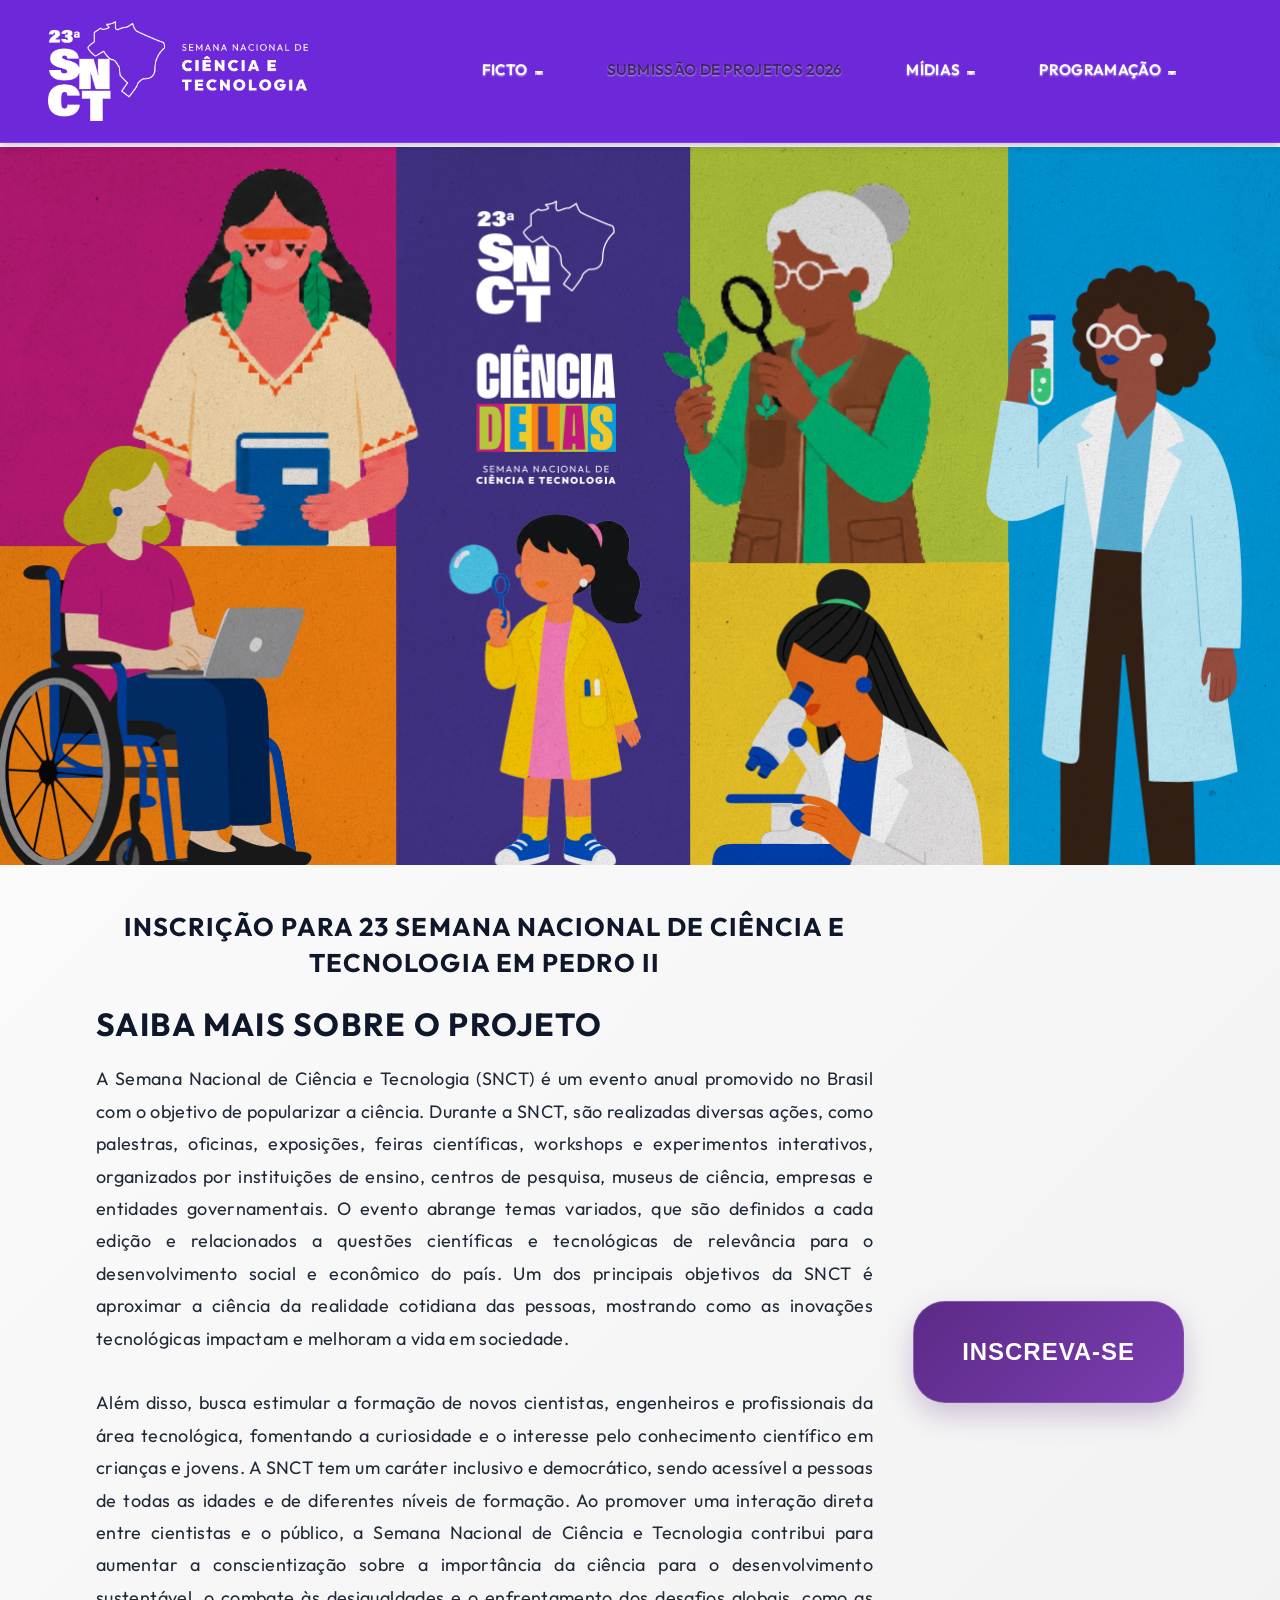
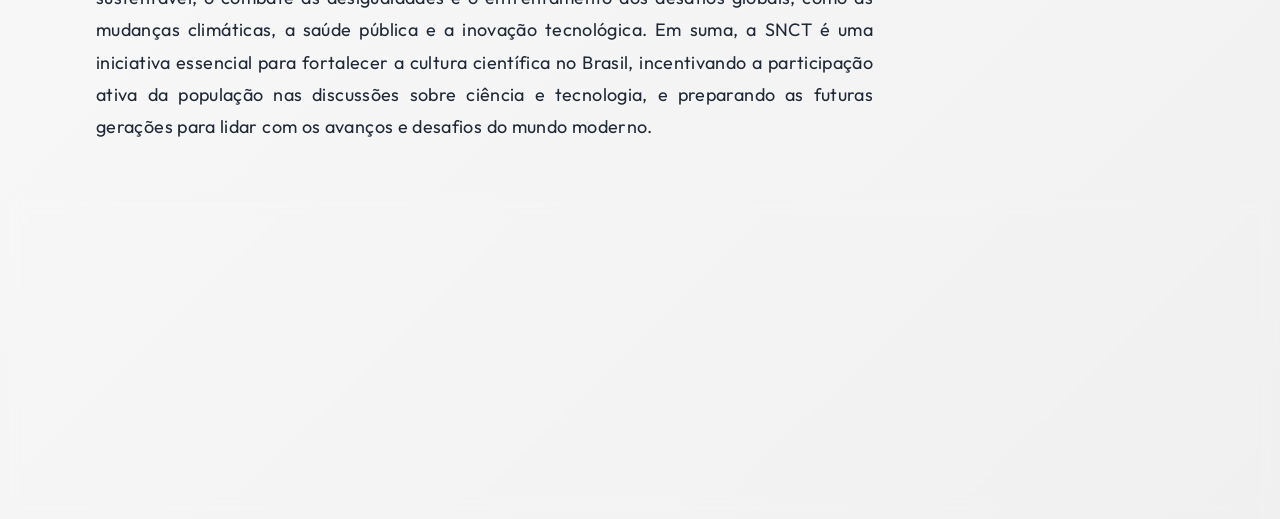
<file: index.html>
<!DOCTYPE html>
<html lang="pt-br">

<head>
  <meta charset="UTF-8">
  <meta name="viewport" content="width=device-width, initial-scale=1.0">
  <link rel="stylesheet" href="https://cdn.jsdelivr.net/npm/bootstrap-icons@1.11.3/font/bootstrap-icons.min.css">
  <link rel="stylesheet" href="https://cdnjs.cloudflare.com/ajax/libs/font-awesome/6.2.1/css/all.min.css"
    integrity="sha512-MV7K8+y+gLIBoVD59lQIYicR65iaqukzvf/nwasF0nqhPay5w/9lJmVM2hMDcnK1OnMGCdVK+iQrJ7lzPJQd1w=="
    crossorigin="anonymous" referrerpolicy="no-referrer" />
  <link rel="shortcut icon" href="pages/assets/images/geral/snct_icon.png" />
  <link rel="stylesheet" href="pages/assets/Css/mesclagem.css">


  <!-- Título da página -->
  <title>SNCT 2026</title>

  <!-- Meta descrição para o Google -->
  <meta name="description"
    content="23ª Semana Nacional de Ciência e Tecnologia (SNCT) no IFPI Campus Pedro II! Com o tema 'A ciência é delas, é com elas, e é para todos nós.', a 23ª Semana Nacional de Ciência e Tecnologia convoca a sociedade brasileira para um diálogo sobre o tema “Ciência Delas”. Mais do que uma celebração, é um manifesto pela excelência científica e pelo desenvolvimento soberano do país, que reconhece que não há inovação plena sem a participação equitativa de meninas e mulheres.">

  <!-- Favicon -->
  <link rel="icon" href="pages/assets/images/geral/snct_icon.png" type="image/x-icon">


  <meta name="robots" content="index, follow">
  <meta name="author" content="SNCT">
  <meta property="og:title" content="SNCTP2">
  <meta property="og:description" content="23ª Semana Nacional de Ciência e Tecnologia IFPI - CAMPUS PEDRO II">
  <meta property="og:image" content="pages/assets/images/geral/ciencia_delas_banner.png">
  <meta property="og:url" content="https://snctp2.github.io/snctP2/">
  <meta property="og:type" content="website">


</head>

<body>

  <header>

    <nav class="navbar navbar-expand-lg">

      <div class="container-fluid bg-body-tertiary" id="nav-bar">

        <a class="navbar-brand" href="index.html">
          <img src="pages/assets/images/geral/snct_logo_branca.png" width="260" height="100">
        </a>

        <button class="navbar-toggler" type="button" data-bs-toggle="collapse" data-bs-target="#navbarSupportedContent"
          aria-controls="navbarSupportedContent" aria-expanded="false" aria-label="Toggle navigation">
          <span class="navbar-toggler-icon"></span>
        </button>

        <div class="collapse navbar-collapse" id="navbarSupportedContent">

          <div class="me-5 mb-2 mb-lg-0"></div>


          <div class="me-auto mb-2 mb-lg-0"></div>

          <ul class="nav navbar-nav nav-underline ">
              <li class="nav-item dropdown">
                  <a class="nav-link dropdown-toggle" href="#" role="button" data-bs-toggle="dropdown" aria-expanded="false">
                    FICTO
                  </a>
                  <ul class="dropdown-menu custom-nav-dropdown">
                    <li><a class="dropdown-item disabled" href="ficto.html?ano=2026">FICTO 2026</a></li>
                    <li><a class="dropdown-item" href="ficto.html?ano=2025">FICTO 2025</a></li>
                  </ul>
              </li>
              <li class="nav-item">
                  <a class="nav-link disabled" href="submissao.html?ano=2026">Submissão de Projetos 2026</a>
              </li>
              <li class="nav-item dropdown">
                  <a class="nav-link dropdown-toggle" href="#" role="button" data-bs-toggle="dropdown" aria-expanded="false">
                    Mídias
                  </a>
                  <ul class="dropdown-menu custom-nav-dropdown">
                    <li><a class="dropdown-item" href="midia.html?ano=2026">Mídias 2026</a></li>
                    <li><a class="dropdown-item" href="midia.html?ano=2025">Mídias 2025</a></li>
                    <li><a class="dropdown-item" href="midia.html?ano=2024">Mídias 2024</a></li>
                  </ul>
              </li>
              <li class="nav-item dropdown">
                  <a class="nav-link dropdown-toggle" href="#" role="button" data-bs-toggle="dropdown" aria-expanded="false">
                    Programação
                  </a>
                  <ul class="dropdown-menu custom-nav-dropdown">
                    <li><a class="dropdown-item" href="programacao.html?ano=2026">Programação 2026</a></li>
                    <li><a class="dropdown-item" href="programacao.html?ano=2025">Programação 2025</a></li>
                    <li><a class="dropdown-item" href="programacao.html?ano=2024">Programação 2024</a></li>
                  </ul>
              </li>
            </ul>
          <div class="me-5"></div>

        </div>

      </div>

    </nav>

  </header>

  <main  class="main-content">

    <div class="container-fluid my-1 imageGrande">
      <img class="d-block w-100 my-5-6" src="pages/assets/images/geral/ciencia_delas_banner.png" alt="">
    </div>

    <section class="intro-snct">
      <div class="intro-snct__content">
        <h3 class="intro-snct__title">INSCRIÇÃO PARA 23 SEMANA NACIONAL DE CIÊNCIA E TECNOLOGIA EM PEDRO II</h3>

        <h2 class="saibamais">SAIBA MAIS SOBRE O PROJETO</h2>

        <p class="sobre"> A Semana Nacional de Ciência e Tecnologia (SNCT) é um evento anual promovido no Brasil com o
          objetivo de popularizar a ciência.
          Durante a SNCT, são realizadas diversas ações, como palestras, oficinas, exposições, feiras científicas, workshops
          e experimentos interativos, organizados por instituições de ensino, centros de pesquisa, museus de ciência,
          empresas e entidades governamentais. O evento abrange temas variados, que são definidos a cada edição e
          relacionados a questões científicas e tecnológicas de relevância para o desenvolvimento social e econômico do
          país. Um dos principais objetivos da SNCT é aproximar a ciência da realidade cotidiana das pessoas, mostrando como
          as inovações tecnológicas impactam e melhoram a vida em sociedade.
          <br><br>
          Além disso, busca estimular a formação de novos cientistas, engenheiros e
          profissionais da área tecnológica, fomentando a curiosidade e o interesse pelo conhecimento científico em crianças
          e jovens. A SNCT tem um caráter inclusivo e democrático, sendo acessível a pessoas de todas as idades e de
          diferentes níveis de formação. Ao promover uma interação direta entre cientistas e o público, a Semana Nacional de
          Ciência e Tecnologia contribui para aumentar a conscientização sobre a importância da ciência para o
          desenvolvimento sustentável, o combate às desigualdades e o enfrentamento dos desafios globais, como as mudanças
          climáticas, a saúde pública e a inovação tecnológica. Em suma, a SNCT é uma iniciativa essencial para fortalecer a
          cultura científica no Brasil, incentivando a participação ativa da população nas discussões sobre ciência e
          tecnologia, e preparando as futuras gerações para lidar com os avanços e desafios do mundo moderno.
        </p>
      </div>

      <div class="container-btn">
        <a href="https://suap.ifpi.edu.br/eventos/inscricao/1/4025/">
          <button
            type="button"
            class="btn btn-purple btn-index my-btn-b"
            style="--bs-btn-padding-y: 2rem; --bs-btn-padding-x: 3rem; --bs-btn-font-size: 1.5rem; --bs-border-radius: 2rem;"
          >
            INSCREVA-SE
          </button>
        </a>
      </div>
    </section>

  </main>

  <footer>

    <div class="my-footer-2 bg-body-tertiary">
      <div id="footer_content">
        <div id="footer_contacts">
          <p>Entre em contato</p>

          <ul id="footer_social_media">
            <li>
              <a href="https://www.instagram.com/snctp2/" class="footer-link" id="instagram">
                <i class="fa-brands fa-instagram"></i>
              </a>
            </li>
            <li>
              <a href="https://wa.me/558699795402" class="footer-link" id="whatsapp">
                <i class="fa-brands fa-whatsapp"></i>
              </a>
            </li>
            <li>
              <a href="mailto:snct.capedii@ifpi.edu.br" class="footer-link" id="gmail">
                <i class="fa-regular fa-envelope"></i>
              </a>
            </li>
          </ul>
        </div>

        <div id="footer_parceiros">
          <p>Parceiros</p>
          <ul class="footer-list">
            <li>
              <a href="https://www.google.com/url?sa=t&rct=j&q=&esrc=s&source=web&cd=&cad=rja&uact=8&ved=2ahUKEwjQi5ms3seIAxUgp
                  ZUCHQ7wMqcQFnoECAgQAQ&url=https%3A%2F%2Fwww.ifpi.edu.br%2F&usg=AOvVaw3ainNoJC5I3oZe4_Ntt7qa&opi=89978449"
                class="footer-link"><img src="pages/assets/images/geral/ifpi_pedro_ii_logo.png" loading="lazy"
                  class="parceiros"></a>
            </li>
            <li>
              <a href="https://www.google.com/url?sa=t&rct=j&q=&esrc=s&source=web&cd=&cad=rja&uact=8&ved=2ahUKEwjDj-fC3seIAxUxlJUCHcS
                8Ae4QFnoECAgQAQ&url=https%3A%2F%2Fwww.fapepi.pi.gov.br%2F&usg=AOvVaw0L8kd1PVK1GLntXBLkhGsT&opi=89978449"
                class="footer-link"><img src="pages/assets/images/geral/fapepi_logo.png" loading="lazy" class="parceiros"></a>
            </li>
            <li>
              <a href="https://www.google.com/url?sa=t&source=web&cd=&cad=rja&uact=8&ved=2ahUKEwjC9YzZ3seIAxV7r5UCHUziIDYQFnoECAgQAQ&url
                =https%3A%2F%2Fwww.gov.br%2Fcnpq%2Fpt-br&usg=AOvVaw1Pw34a2InbZSBv0QjtfM6R&opi=89978449"
                class="footer-link">
                <img src="pages/assets/images/geral/cnpq_logo.png" loading="lazy" class="parceiros"></a>
            </li>
            <li>
              <a href="https://www.google.com/url?sa=t&rct=j&q=&esrc=s&source=web&cd=&cad=rja&uact=8&ved=2ahUKEwjglYTo3seIAxVmuJUCHd8LOp
                  QQFnoECAgQAQ&url=https%3A%2F%2Fwww.gov.br%2Fmcti%2Fpt-br&usg=AOvVaw1tQrcRUZYRnsF8tbFVIzjR&opi=89978449"
                class="footer-link">
                <img src="pages/assets/images/geral/mcti_logo.png" loading="lazy" class="parceiros"></a>
            </li>
          </ul>
        </div>
      </div>
 
    </div>

  </footer>

  <script src="pages/assets/js/bootstrap.bundle.min.js"></script>
  <script src="pages/assets/js/navbar.js"></script>
</body>

</html>
</file>
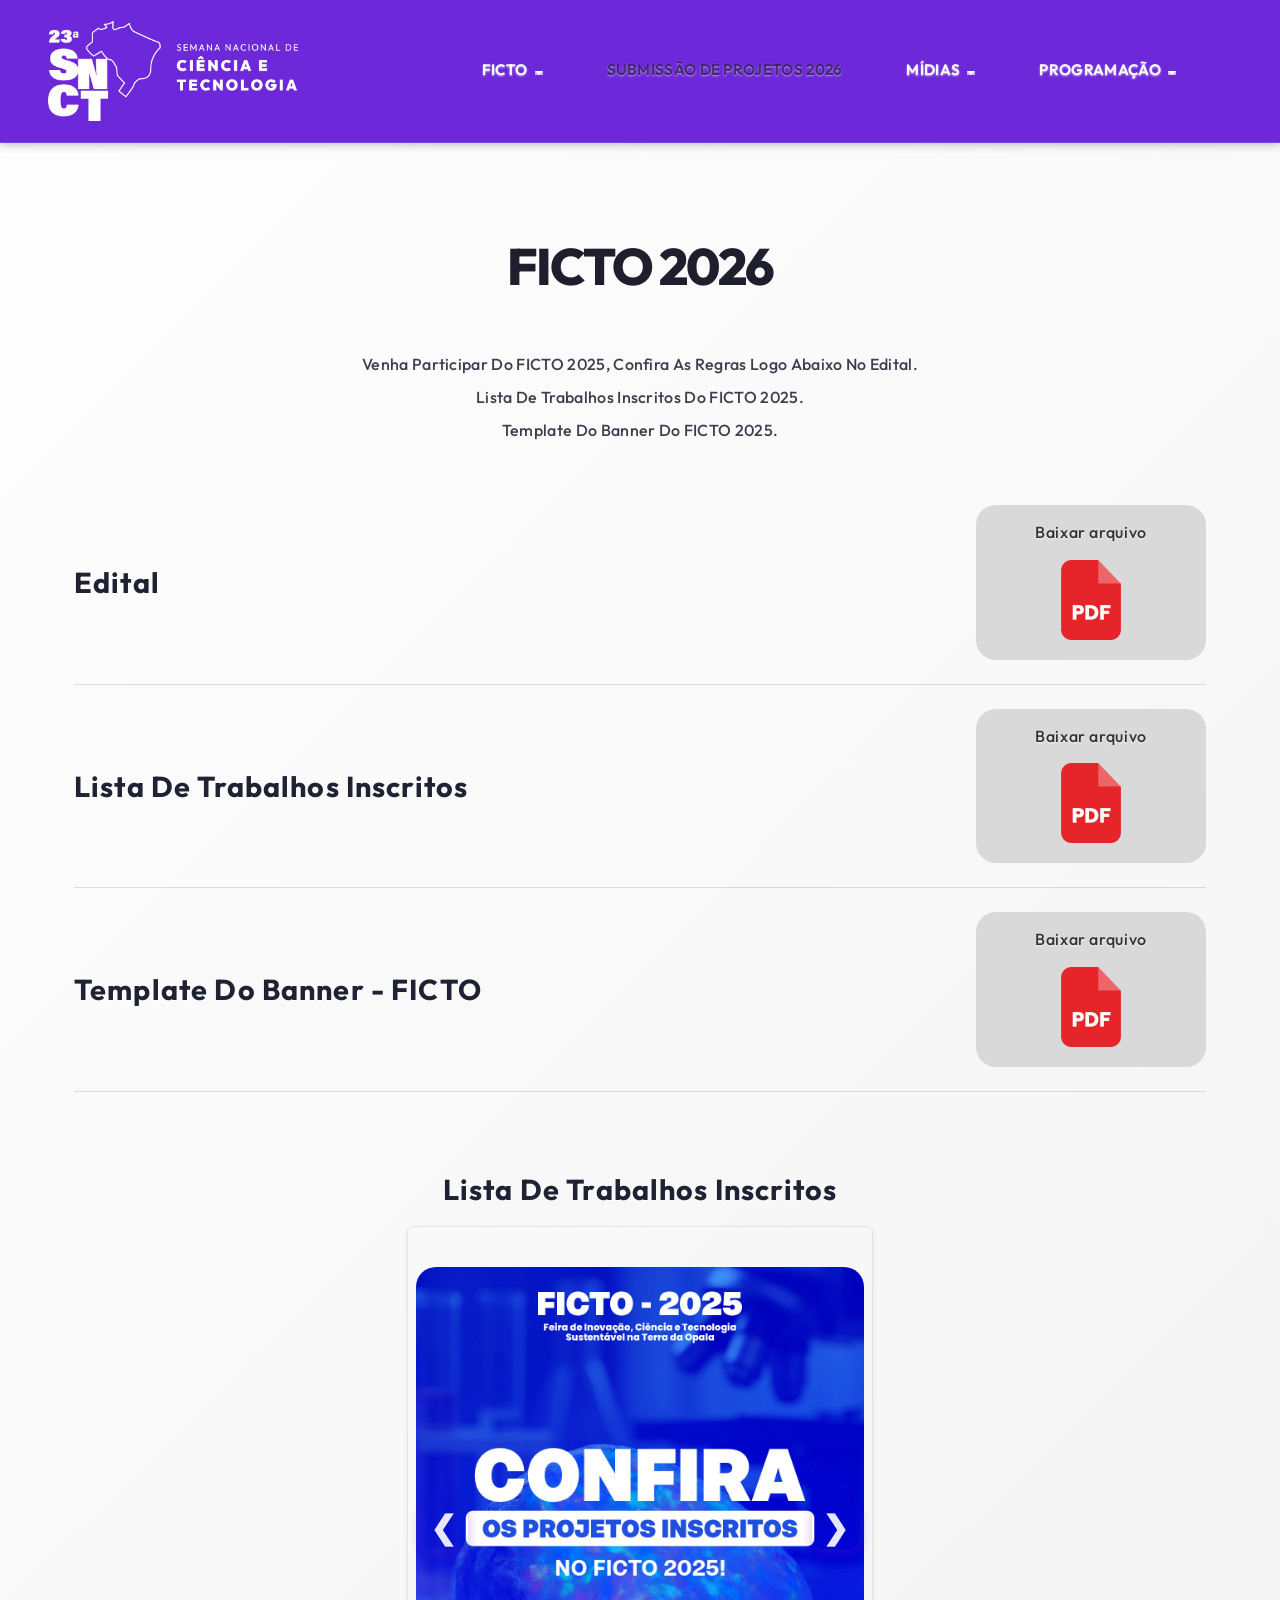
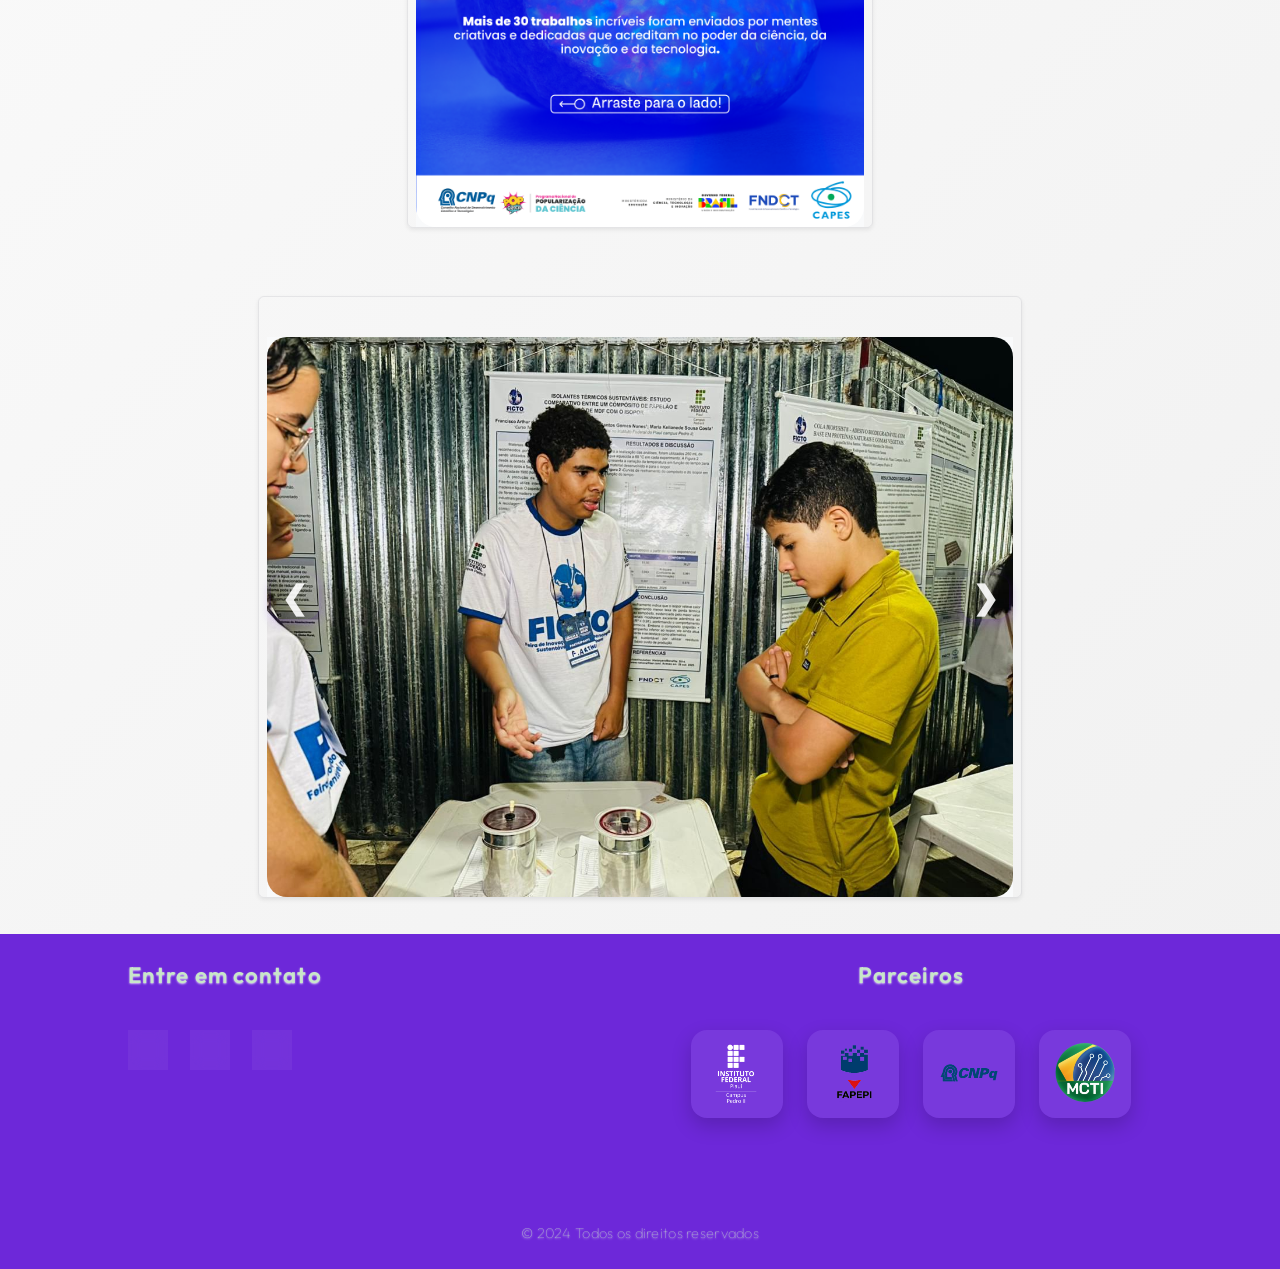
<file: ficto.html>
<!DOCTYPE html>
<html lang="pt-br">
<head>
  <meta charset="UTF-8">
  <meta name="viewport" content="width=device-width, initial-scale=1.0">
  <link rel="stylesheet" href="https://cdn.jsdelivr.net/npm/bootstrap-icons@1.11.3/font/bootstrap-icons.min.css">
  <link rel="stylesheet" href="https://cdnjs.cloudflare.com/ajax/libs/font-awesome/6.2.1/css/all.min.css"
    integrity="sha512-MV7K8+y+gLIBoVD59lQIYicR65iaqukzvf/nwasF0nqhPay5w/9lJmVM2hMDcnK1OnMGCdVK+iQrJ7lzPJQd1w=="
    crossorigin="anonymous" referrerpolicy="no-referrer" />
  <link rel="shortcut icon" href="pages/assets/images/geral/snct_icon.png" />
  <link rel="stylesheet" href="pages/assets/Css/mesclagem.css">
  <link rel="stylesheet" href="pages/assets/Css/ficto.css">

  <!-- Título da página -->
  <title>SNCT 2025</title>

  <!-- Meta descrição para o Google -->
  <meta name="description"
    content="23ª Semana Nacional de Ciência e Tecnologia (SNCT) no IFPI Campus Pedro II! Com o tema 'A ciência é delas, é com elas, e é para todos nós.', a 23ª Semana Nacional de Ciência e Tecnologia convoca a sociedade brasileira para um diálogo sobre o tema “Ciência Delas”. Mais do que uma celebração, é um manifesto pela excelência científica e pelo desenvolvimento soberano do país, que reconhece que não há inovação plena sem a participação equitativa de meninas e mulheres.">

  <!-- Favicon -->
  <link rel="icon" href="pages/assets/images/geral/snct_icon.png" type="image/x-icon">

  <meta name="robots" content="index, follow">
  <meta name="author" content="SNCT">
  <meta property="og:title" content="SNCTP2">
  <meta property="og:description" content="23ª Semana Nacional de Ciência e Tecnologia IFPI - CAMPUS PEDRO II">
  <meta property="og:image" content="pages/assets/images/geral/ciencia_delas_banner.png">
  <meta property="og:url" content="https://snctp2.github.io/snctP2/">
  <meta property="og:type" content="website">
</head>

<body>

  <header>

    <nav class="navbar navbar-expand-lg">
        <div class="container-fluid bg-body-tertiary" id="nav-bar">
          <a class="navbar-brand" href="index.html">
            <img src="pages/assets/images/geral/snct_logo_branca.png" width="250" height="100">
          </a>
          
          <button class="navbar-toggler" type="button" data-bs-toggle="collapse" data-bs-target="#navbarSupportedContent" aria-controls="navbarSupportedContent" aria-expanded="false" aria-label="Toggle navigation">
            <span class="navbar-toggler-icon"></span>
          </button>
    
          <div class="collapse navbar-collapse" id="navbarSupportedContent">
            <div class="me-5 mb-2 mb-lg-0"></div>
            <div class="me-auto mb-2 mb-lg-0"></div>
            <ul class="nav navbar-nav nav-underline ">
              <li class="nav-item dropdown">
                  <a class="nav-link dropdown-toggle" href="#" role="button" data-bs-toggle="dropdown" aria-expanded="false">
                    FICTO
                  </a>
                  <ul class="dropdown-menu custom-nav-dropdown">
                    <li><a class="dropdown-item disabled" href="ficto.html?ano=2026">FICTO 2026</a></li>
                    <li><a class="dropdown-item" href="ficto.html?ano=2025">FICTO 2025</a></li>
                  </ul>
              </li>
              <li class="nav-item">
                  <a class="nav-link disabled" href="submissao.html?ano=2026">Submissão de Projetos 2026</a>
              </li>
              <li class="nav-item dropdown">
                  <a class="nav-link dropdown-toggle" href="#" role="button" data-bs-toggle="dropdown" aria-expanded="false">
                    Mídias
                  </a>
                  <ul class="dropdown-menu custom-nav-dropdown">
                    <li><a class="dropdown-item" href="midia.html?ano=2026">Mídias 2026</a></li>
                    <li><a class="dropdown-item" href="midia.html?ano=2025">Mídias 2025</a></li>
                    <li><a class="dropdown-item" href="midia.html?ano=2024">Mídias 2024</a></li>
                  </ul>
              </li>
              <li class="nav-item dropdown">
                  <a class="nav-link dropdown-toggle" href="#" role="button" data-bs-toggle="dropdown" aria-expanded="false">
                    Programação
                  </a>
                  <ul class="dropdown-menu custom-nav-dropdown">
                    <li><a class="dropdown-item" href="programacao.html?ano=2026">Programação 2026</a></li>
                    <li><a class="dropdown-item" href="programacao.html?ano=2025">Programação 2025</a></li>
                    <li><a class="dropdown-item" href="programacao.html?ano=2024">Programação 2024</a></li>
                  </ul>
              </li>
          </ul>
              <div class="me-5"></div>
          </div>
        </div>
    </nav>
  </header>

  <main class="ficto-main">
    <h1 class="text-uppercase mb-5">ficto 2025</h1>
    <h6 id="descricao" class="text-capitalize"></h6>
    <!-- <p id="date" style="color: red;"></p> -->
    <div class="ficto-docs-container" id="ficto-docs-container"></div>
    <section class="d-flex flex-column">
        <h2 class="text-capitalize mt-5">lista de trabalhos inscritos</h2>
        <div id="carouselTrabalhos" class="carousel slide shadow-sm rounded px-2">
            <div class="carousel-indicators" id="indicatorsTrabalhos"></div>
            <div class="carousel-inner" id="innerTrabalhos"></div>
            <button class="carousel-control-prev" type="button" data-bs-target="#carouselTrabalhos" data-bs-slide="prev">
                <span class="carousel-control-prev-icon" aria-hidden="true"></span>
            </button>
            <button class="carousel-control-next" type="button" data-bs-target="#carouselTrabalhos" data-bs-slide="next">
                <span class="carousel-control-next-icon" aria-hidden="true"></span>
            </button>
        </div>
    </section>

    <section class="d-flex flex-column mt-5">
        <div id="carouselFicto" class="carousel slide shadow-sm rounded px-2">
            <div class="carousel-indicators" id="indicatorsFicto"></div>
            <div class="carousel-inner" id="innerFicto"></div>
            <button class="carousel-control-prev" type="button" data-bs-target="#carouselFicto" data-bs-slide="prev">
                <span class="carousel-control-prev-icon" aria-hidden="true"></span>
            </button>
            <button class="carousel-control-next" type="button" data-bs-target="#carouselFicto" data-bs-slide="next">
                <span class="carousel-control-next-icon" aria-hidden="true"></span>
            </button>
        </div>
    </section>
  </main>

  <footer>

    <div class="my-footer-1 bg-body-tertiary">
      <div id="footer_content">
          <div id="footer_contacts">
              <p>Entre em contato</p>
      
              <ul id="footer_social_media">
                  <li>
                      <a href="https://www.instagram.com/snctp2/" class="footer-link" id="instagram">
                          <i class="fa-brands fa-instagram"></i>
                      </a>
                  </li>
                  <li>
                      <a href="https://wa.me/558699795402" class="footer-link" id="whatsapp">
                          <i class="fa-brands fa-whatsapp"></i>
                      </a>
                  </li>
                  <li>
                      <a href="mailto:snct.capedii@ifpi.edu.br" class="footer-link" id="gmail">
                          <i class="fa-regular fa-envelope"></i>
                      </a>
                  </li>
              </ul>
          </div>
      
          <div id="footer_parceiros">
            <p>Parceiros</p>
            <ul class="footer-list" >
              <li>
                  <a href="https://www.google.com/url?sa=t&rct=j&q=&esrc=s&source=web&cd=&cad=rja&uact=8&ved=2ahUKEwjQi5ms3seIAxUgp
                  ZUCHQ7wMqcQFnoECAgQAQ&url=https%3A%2F%2Fwww.ifpi.edu.br%2F&usg=AOvVaw3ainNoJC5I3oZe4_Ntt7qa&opi=89978449"
                  class="footer-link"><img src="pages/assets/images/geral/ifpi_pedro_ii_logo.png" loading="lazy" class="parceiros"></a>
              </li>
              <li>
                <a href="https://www.google.com/url?sa=t&rct=j&q=&esrc=s&source=web&cd=&cad=rja&uact=8&ved=2ahUKEwjDj-fC3seIAxUxlJUCHcS
                8Ae4QFnoECAgQAQ&url=https%3A%2F%2Fwww.fapepi.pi.gov.br%2F&usg=AOvVaw0L8kd1PVK1GLntXBLkhGsT&opi=89978449"
                class="footer-link"><img src="pages/assets/images/geral/fapepi_logo.png" loading="lazy" class="parceiros"></a>
              </li>
              <li>
                <a href="https://www.google.com/url?sa=t&source=web&cd=&cad=rja&uact=8&ved=2ahUKEwjC9YzZ3seIAxV7r5UCHUziIDYQFnoECAgQAQ&url
                =https%3A%2F%2Fwww.gov.br%2Fcnpq%2Fpt-br&usg=AOvVaw1Pw34a2InbZSBv0QjtfM6R&opi=89978449" class="footer-link">
                <img src="pages/assets/images/geral/cnpq_logo.png" loading="lazy" class="parceiros"></a>
              </li>
              <li>
                  <a href="https://www.google.com/url?sa=t&rct=j&q=&esrc=s&source=web&cd=&cad=rja&uact=8&ved=2ahUKEwjglYTo3seIAxVmuJUCHd8LOp
                  QQFnoECAgQAQ&url=https%3A%2F%2Fwww.gov.br%2Fmcti%2Fpt-br&usg=AOvVaw1tQrcRUZYRnsF8tbFVIzjR&opi=89978449" class="footer-link">
                  <img src="pages/assets/images/geral/mcti_logo.png" loading="lazy" class="parceiros"></a>
              </li>
            </ul>
          </div>
      </div>
      <div id="copyright">
          &#169; 2024 Todos os direitos reservados
      </div>
    </div>
  
  </footer>
      
  <script src="pages/assets/js/bootstrap.bundle.min.js"></script>
  <script src="pages/assets/js/ficto.js"></script>
</body>
</html>
</file>
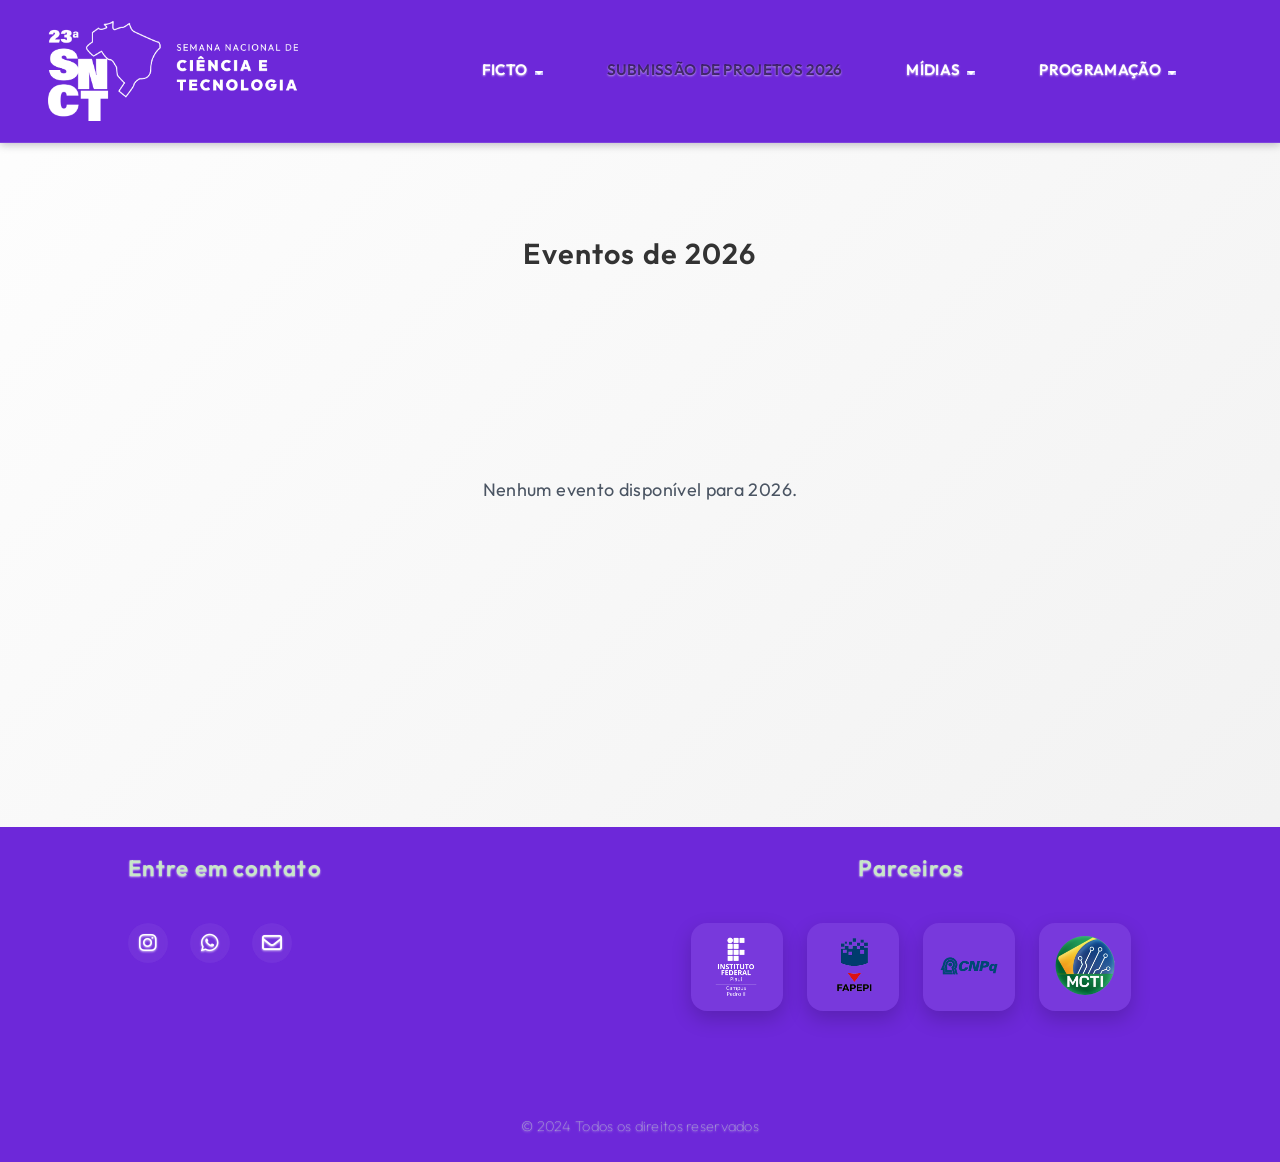
<file: midia.html>
<!DOCTYPE html>
<html lang="pt-br">

<head>
  <meta charset="UTF-8">
  <meta name="viewport" content="width=device-width, initial-scale=1.0">
  <link rel="stylesheet" href="https://cdn.jsdelivr.net/npm/bootstrap-icons@1.11.3/font/bootstrap-icons.min.css">
  <link rel="stylesheet" href="https://cdnjs.cloudflare.com/ajax/libs/font-awesome/6.2.1/css/all.min.css"
    integrity="sha512-MV7K8+y+gLIBoVD59lQIYicR65iaqukzvf/nwasF0nqhPay5w/9lJmVM2hMDcnK1OnMGCdVK+iQrJ7lzPJQd1w=="
    crossorigin="anonymous" referrerpolicy="no-referrer" />
  <link rel="shortcut icon" href="pages/assets/images/geral/snct_icon.png" />
  <link rel="stylesheet" href="pages/assets/Css/mesclagem.css">
  <link rel="stylesheet" href="pages/assets/Css/midia.css">

  <title>Mídias SNCT</title>
  <meta name="description"
    content="23ª Semana Nacional de Ciência e Tecnologia (SNCT) no IFPI Campus Pedro II! Confira as mídias e registros da edição da SNCT.">
  <link rel="icon" href="pages/assets/images/geral/snct_icon.png" type="image/x-icon">

  <meta name="robots" content="index, follow">
  <meta name="author" content="SNCT">
  <meta property="og:title" content="SNCTP2">
  <meta property="og:description" content="23ª Semana Nacional de Ciência e Tecnologia IFPI - CAMPUS PEDRO II">
  <meta property="og:image" content="pages/assets/images/geral/ciencia_delas_banner.png">
  <meta property="og:url" content="https://snctp2.github.io/snctP2/">
  <meta property="og:type" content="website">
</head>

<body>
  <header>
    <nav class="navbar navbar-expand-lg">
      <div class="container-fluid bg-body-tertiary" id="nav-bar">
        <a class="navbar-brand" href="index.html">
          <img src="pages/assets/images/geral/snct_logo_branca.png" width="250" height="100">
        </a>

        <button class="navbar-toggler" type="button" data-bs-toggle="collapse" data-bs-target="#navbarSupportedContent"
          aria-controls="navbarSupportedContent" aria-expanded="false" aria-label="Toggle navigation">
          <span class="navbar-toggler-icon"></span>
        </button>
        <div class="collapse navbar-collapse" id="navbarSupportedContent">
          <div class="me-5 mb-2 mb-lg-0"></div>
          <div class="me-auto mb-2 mb-lg-0"></div>
          <ul class="nav navbar-nav nav-underline">
            <li class="nav-item dropdown">
              <a class="nav-link dropdown-toggle" href="#" role="button" data-bs-toggle="dropdown" aria-expanded="false">
                FICTO
              </a>
              <ul class="dropdown-menu custom-nav-dropdown">
                <li><a class="dropdown-item disabled" href="ficto.html?ano=2026">FICTO 2026</a></li>
                <li><a class="dropdown-item" href="ficto.html?ano=2025">FICTO 2025</a></li>
              </ul>
            </li>
            <li class="nav-item">
              <a class="nav-link disabled" href="submissao.html?ano=2026">Submissão de Projetos 2026</a>
            </li>
            <li class="nav-item dropdown">
              <a class="nav-link dropdown-toggle" href="#" role="button" data-bs-toggle="dropdown" aria-expanded="false">
                Mídias
              </a>
              <ul class="dropdown-menu custom-nav-dropdown">
                <li><a class="dropdown-item" href="midia.html?ano=2026">Mídias 2026</a></li>
                <li><a class="dropdown-item" href="midia.html?ano=2025">Mídias 2025</a></li>
                <li><a class="dropdown-item" href="midia.html?ano=2024">Mídias 2024</a></li>
              </ul>
            </li>
            <li class="nav-item dropdown">
              <a class="nav-link dropdown-toggle" href="#" role="button" data-bs-toggle="dropdown" aria-expanded="false">
                Programação
              </a>
              <ul class="dropdown-menu custom-nav-dropdown">
                <li><a class="dropdown-item" href="programacao.html?ano=2026">Programação 2026</a></li>
                <li><a class="dropdown-item" href="programacao.html?ano=2025">Programação 2025</a></li>
                <li><a class="dropdown-item" href="programacao.html?ano=2024">Programação 2024</a></li>
              </ul>
            </li>
          </ul>
          <div class="me-5"></div>
        </div>
      </div>
    </nav>
  </header>

  <main class="my-6 mediaHeight">
    <div class="">
      <nav class="midia" id="navEventos">
        <section>
          <h2 id="tituloEvento" class="h2-destaque my-6-8">Eventos</h2>
          <div id="eventos"></div>
        </section>
      </nav>
    </div>
  </main>

  <footer class="mediaPadding">
    <div class="bg-body-tertiary">
      <div id="footer_content">
        <div id="footer_contacts">
          <p>Entre em contato</p>
          <ul id="footer_social_media">
            <li>
              <a href="https://www.instagram.com/snctp2/" class="footer-link" id="instagram">
                <i class="fa-brands fa-instagram"></i>
              </a>
            </li>
            <li>
              <a href="https://wa.me/558699795402" class="footer-link" id="whatsapp">
                <i class="fa-brands fa-whatsapp"></i>
              </a>
            </li>
            <li>
              <a href="mailto:snct.capedii@ifpi.edu.br" class="footer-link" id="gmail">
                <i class="fa-regular fa-envelope"></i>
              </a>
            </li>
          </ul>
        </div>

        <div id="footer_parceiros">
          <p>Parceiros</p>
          <ul class="footer-list">
            <li>
              <a href="https://www.ifpi.edu.br/" class="footer-link"><img src="pages/assets/images/geral/ifpi_pedro_ii_logo.png" class="parceiros"></a>
            </li>
            <li>
              <a href="https://www.fapepi.pi.gov.br/" class="footer-link"><img src="pages/assets/images/geral/fapepi_logo.png" class="parceiros"></a>
            </li>
            <li>
              <a href="https://www.gov.br/cnpq/pt-br" class="footer-link"><img src="pages/assets/images/geral/cnpq_logo.png" class="parceiros"></a>
            </li>
            <li>
              <a href="https://www.gov.br/mcti/pt-br" class="footer-link"><img src="pages/assets/images/geral/mcti_logo.png" class="parceiros"></a>
            </li>
          </ul>
        </div>
      </div>
      <div id="copyright">
        &#169; 2024 Todos os direitos reservados
      </div>
    </div>
  </footer>

  <script src="pages/assets/js/bootstrap.bundle.min.js"></script>
  <script src="pages/assets/js/midia.js"></script>
  <script async defer src="https://www.instagram.com/embed.js"></script>
</body>

</html>
</file>
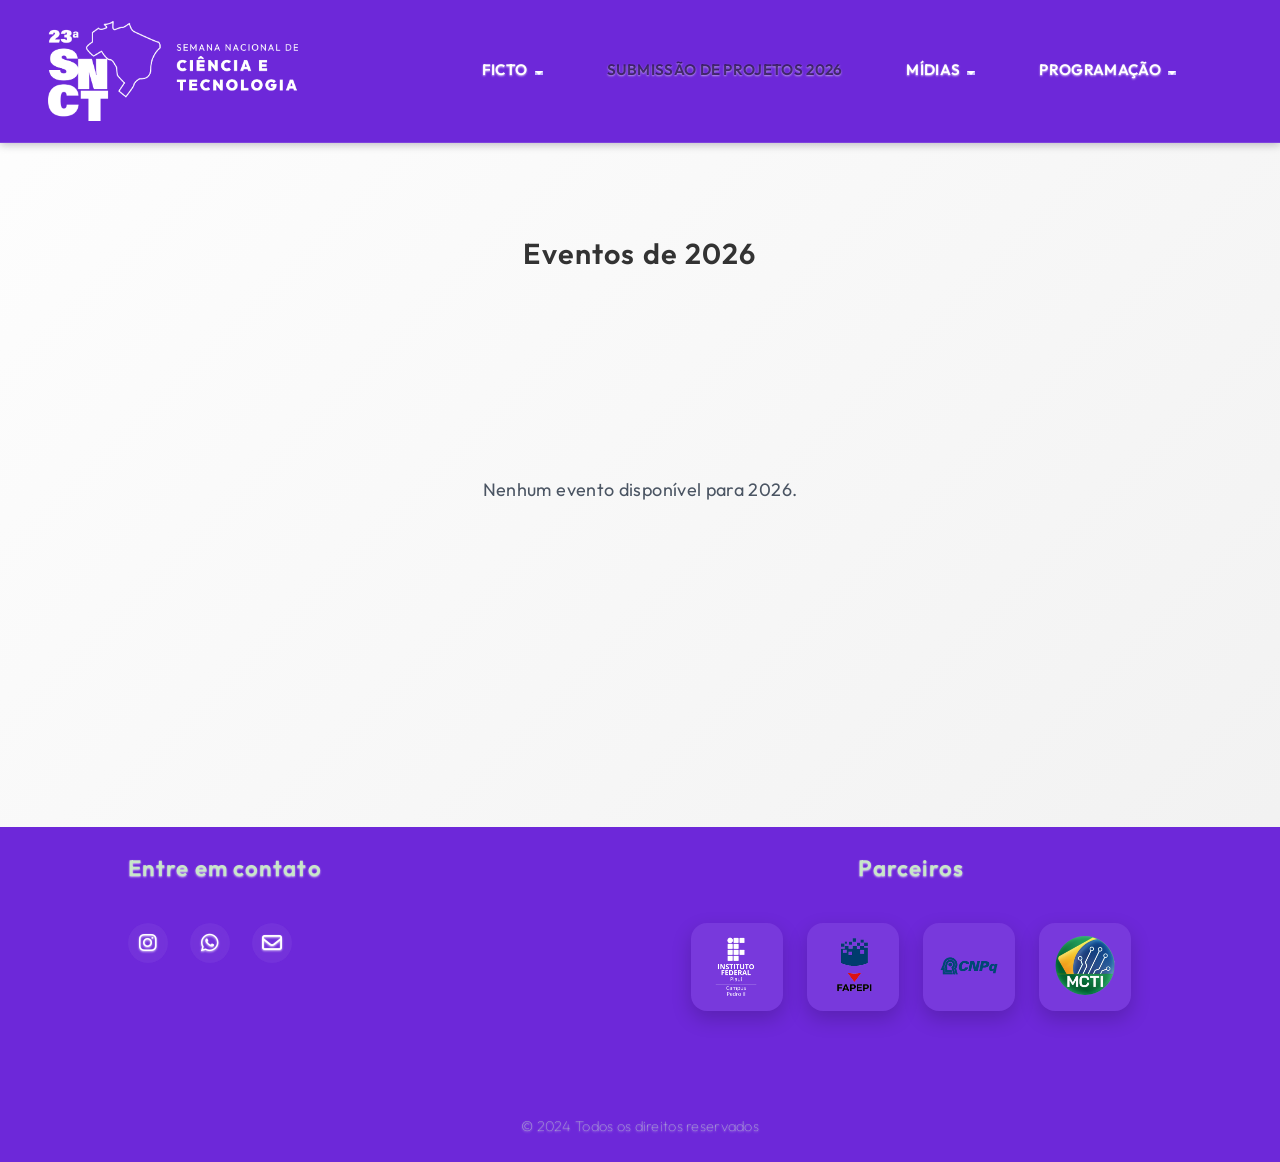
<file: midia2026.html>
<!DOCTYPE html>
<html lang="pt-br">

<head>
  <meta charset="UTF-8">
  <meta name="viewport" content="width=device-width, initial-scale=1.0">
  <link rel="stylesheet" href="https://cdn.jsdelivr.net/npm/bootstrap-icons@1.11.3/font/bootstrap-icons.min.css">
  <link rel="stylesheet" href="https://cdnjs.cloudflare.com/ajax/libs/font-awesome/6.2.1/css/all.min.css"
    integrity="sha512-MV7K8+y+gLIBoVD59lQIYicR65iaqukzvf/nwasF0nqhPay5w/9lJmVM2hMDcnK1OnMGCdVK+iQrJ7lzPJQd1w=="
    crossorigin="anonymous" referrerpolicy="no-referrer" />
  <link rel="shortcut icon" href="pages/assets/images/geral/snct_icon.png" />
  <link rel="stylesheet" href="pages/assets/Css/mesclagem.css">
  <link rel="stylesheet" href="pages/assets/Css/midia.css">

  <!-- Título da página -->
  <title>Mídias SNCT-2026</title>

  <!-- Meta descrição para o Google -->
  <meta name="description"
    content="23ª Semana Nacional de Ciência e Tecnologia (SNCT) no IFPI Campus Pedro II! Confira as mídias e registros da edição de 2026 da SNCT.">

  <!-- Favicon -->
  <link rel="icon" href="pages/assets/images/geral/snct_icon.png" type="image/x-icon">

  <meta name="robots" content="index, follow">
  <meta name="author" content="SNCT">
  <meta property="og:title" content="SNCTP2">
  <meta property="og:description" content="23ª Semana Nacional de Ciência e Tecnologia IFPI - CAMPUS PEDRO II">
  <meta property="og:image" content="pages/assets/images/geral/ciencia_delas_banner.png">
  <meta property="og:url" content="https://snctp2.github.io/snctP2/">
  <meta property="og:type" content="website">
</head>

<body>
  <header>
    <nav class="navbar navbar-expand-lg">
      <div class="container-fluid bg-body-tertiary" id="nav-bar">
        <a class="navbar-brand" href="index.html">
          <img src="pages/assets/images/geral/snct_logo_branca.png" width="250" height="100">
        </a>

        <button class="navbar-toggler" type="button" data-bs-toggle="collapse" data-bs-target="#navbarSupportedContent"
          aria-controls="navbarSupportedContent" aria-expanded="false" aria-label="Toggle navigation">
          <span class="navbar-toggler-icon"></span>
        </button>
        <div class="collapse navbar-collapse" id="navbarSupportedContent">
          <div class="me-5 mb-2 mb-lg-0"></div>
          <div class="me-auto mb-2 mb-lg-0"></div>
          <ul class="nav navbar-nav nav-underline">
            <li class="nav-item dropdown">
              <a class="nav-link dropdown-toggle" href="#" role="button" data-bs-toggle="dropdown" aria-expanded="false">
                FICTO
              </a>
              <ul class="dropdown-menu custom-nav-dropdown">
                <li><a class="dropdown-item disabled" href="ficto.html?ano=2026">FICTO 2026</a></li>
                <li><a class="dropdown-item" href="ficto.html?ano=2025">FICTO 2025</a></li>
              </ul>
            </li>
            <li class="nav-item">
              <a class="nav-link disabled" href="submissao.html?ano=2026">Submissão de Projetos 2026</a>
            </li>
            <li class="nav-item dropdown">
              <a class="nav-link dropdown-toggle" href="#" role="button" data-bs-toggle="dropdown" aria-expanded="false">
                Mídias
              </a>
              <ul class="dropdown-menu custom-nav-dropdown">
                <li><a class="dropdown-item" href="midia.html?ano=2026">Mídias 2026</a></li>
                <li><a class="dropdown-item" href="midia.html?ano=2025">Mídias 2025</a></li>
                <li><a class="dropdown-item" href="midia.html?ano=2024">Mídias 2024</a></li>
              </ul>
            </li>
            <li class="nav-item dropdown">
              <a class="nav-link dropdown-toggle" href="#" role="button" data-bs-toggle="dropdown" aria-expanded="false">
                Programação
              </a>
              <ul class="dropdown-menu custom-nav-dropdown">
                <li><a class="dropdown-item" href="programacao.html?ano=2026">Programação 2026</a></li>
                <li><a class="dropdown-item" href="programacao.html?ano=2025">Programação 2025</a></li>
                <li><a class="dropdown-item" href="programacao.html?ano=2024">Programação 2024</a></li>
              </ul>
            </li>
          </ul>
          <div class="me-5"></div>
        </div>
      </div>
    </nav>
  </header>

  <main class="my-6 mediaHeight">
    <div class="">
      <nav class="midia" id="navEventos">
        <section>
          <h2 class="h2-destaque my-6-8">Eventos de 2026</h2>
          <div id="eventos2026"></div>
        </section>
      </nav>
    </div>
  </main>

  <footer class="mediaPadding">
    <div class="bg-body-tertiary">
      <div id="footer_content">
        <div id="footer_contacts">
          <p>Entre em contato</p>
          <ul id="footer_social_media">
            <li>
              <a href="https://www.instagram.com/snctp2/" class="footer-link" id="instagram">
                <i class="fa-brands fa-instagram"></i>
              </a>
            </li>
            <li>
              <a href="https://wa.me/558699795402" class="footer-link" id="whatsapp">
                <i class="fa-brands fa-whatsapp"></i>
              </a>
            </li>
            <li>
              <a href="mailto:snct.capedii@ifpi.edu.br" class="footer-link" id="gmail">
                <i class="fa-regular fa-envelope"></i>
              </a>
            </li>
          </ul>
        </div>

        <div id="footer_parceiros">
          <p>Parceiros</p>
          <ul class="footer-list">
            <li>
              <a href="https://www.ifpi.edu.br/" class="footer-link"><img src="pages/assets/images/geral/ifpi_pedro_ii_logo.png" class="parceiros"></a>
            </li>
            <li>
              <a href="https://www.fapepi.pi.gov.br/" class="footer-link"><img src="pages/assets/images/geral/fapepi_logo.png" class="parceiros"></a>
            </li>
            <li>
              <a href="https://www.gov.br/cnpq/pt-br" class="footer-link"><img src="pages/assets/images/geral/cnpq_logo.png" class="parceiros"></a>
            </li>
            <li>
              <a href="https://www.gov.br/mcti/pt-br" class="footer-link"><img src="pages/assets/images/geral/mcti_logo.png" class="parceiros"></a>
            </li>
          </ul>
        </div>
      </div>
      <div id="copyright">
        &#169; 2024 Todos os direitos reservados
      </div>
    </div>
  </footer>

  <script src="pages/assets/js/bootstrap.bundle.min.js"></script>
  <script src="pages/assets/js/midia.js"></script>
  <script async defer src="https://www.instagram.com/embed.js"></script>

</body>

</html>
</file>
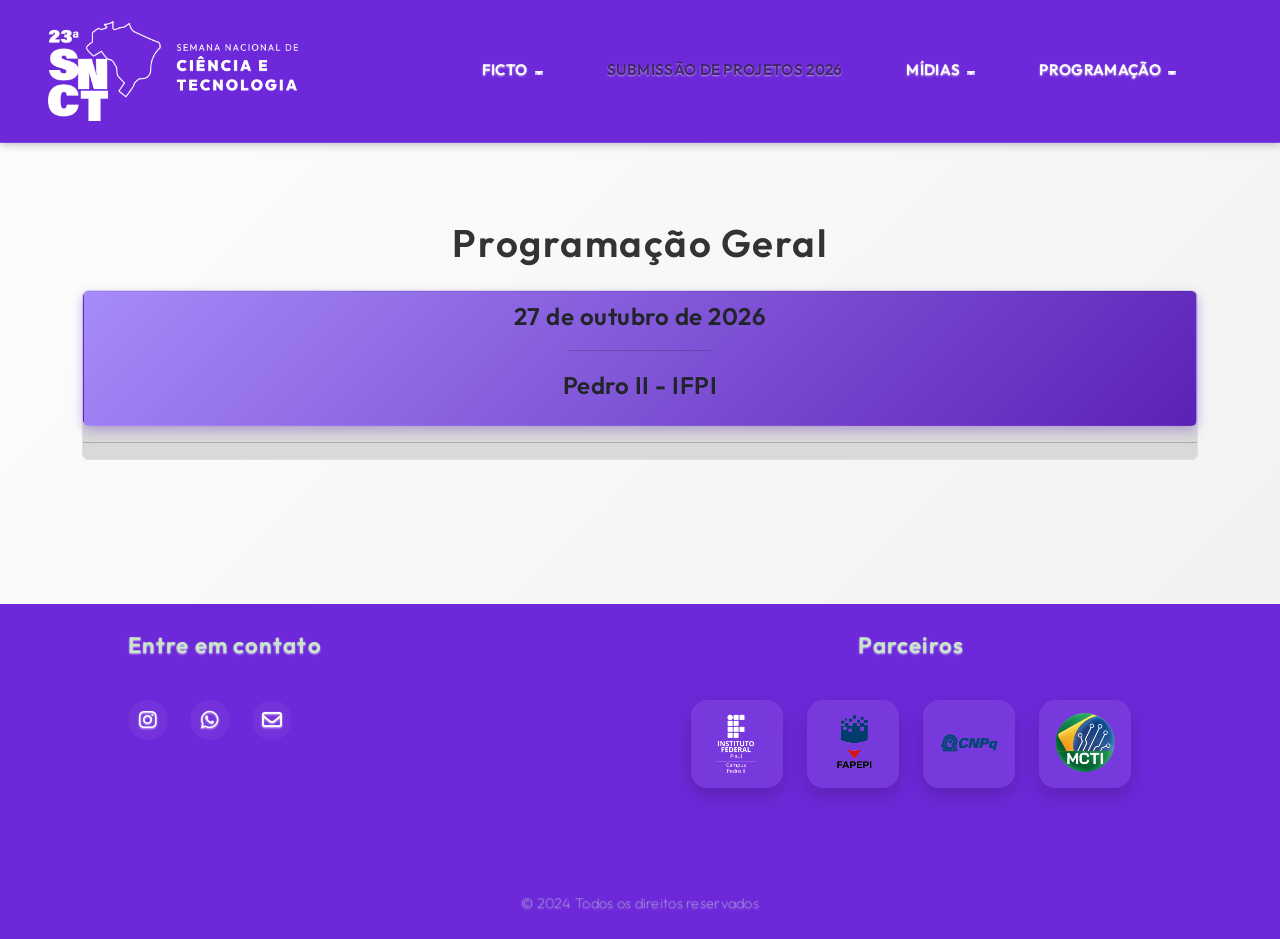
<file: programacao.html>
<!DOCTYPE html>
<html lang="pt-br">
<head>
  <meta charset="UTF-8">
  <meta name="viewport" content="width=device-width, initial-scale=1.0">
  <link rel="stylesheet" href="https://cdn.jsdelivr.net/npm/bootstrap-icons@1.11.3/font/bootstrap-icons.min.css">
  <link rel="stylesheet" href="https://cdnjs.cloudflare.com/ajax/libs/font-awesome/6.2.1/css/all.min.css"
    integrity="sha512-MV7K8+y+gLIBoVD59lQIYicR65iaqukzvf/nwasF0nqhPay5w/9lJmVM2hMDcnK1OnMGCdVK+iQrJ7lzPJQd1w=="
    crossorigin="anonymous" referrerpolicy="no-referrer" />
  <link rel="shortcut icon" href="pages/assets/images/geral/snct_icon.png" />
  <link rel="stylesheet" href="pages/assets/Css/mesclagem.css">

  <!-- Título da página -->
  <title>Programação 2026</title>

  <!-- Meta descrição para o Google -->
  <meta name="description"
    content="23ª Semana Nacional de Ciência e Tecnologia (SNCT) no IFPI Campus Pedro II! Acompanhe a programação oficial da edição de 2026.">

  <!-- Favicon -->
  <link rel="icon" href="pages/assets/images/geral/snct_icon.png" type="image/x-icon">

  <meta name="robots" content="index, follow">
  <meta name="author" content="SNCT">
  <meta property="og:title" content="SNCTP2">
  <meta property="og:description" content="23ª Semana Nacional de Ciência e Tecnologia IFPI - CAMPUS PEDRO II">
  <meta property="og:image" content="pages/assets/images/geral/ciencia_delas_banner.png">
  <meta property="og:url" content="https://snctp2.github.io/snctP2/">
  <meta property="og:type" content="website">
</head>
<body>

  <header>
    <nav class="navbar navbar-expand-lg">
      <div class="container-fluid bg-body-tertiary" id="nav-bar">
        <a class="navbar-brand" href="index.html">
          <img src="pages/assets/images/geral/snct_logo_branca.png" width="250" height="100">
        </a>
    
        <button class="navbar-toggler" type="button" data-bs-toggle="collapse" data-bs-target="#navbarSupportedContent" aria-controls="navbarSupportedContent" aria-expanded="false" aria-label="Toggle navigation">
          <span class="navbar-toggler-icon"></span>
        </button>
        <div class="collapse navbar-collapse" id="navbarSupportedContent">
          <div class="me-5 mb-2 mb-lg-0"></div>
          <div class="me-auto mb-2 mb-lg-0"></div>
          <ul class="nav navbar-nav nav-underline ">
            <li class="nav-item dropdown">
                  <a class="nav-link dropdown-toggle" href="#" role="button" data-bs-toggle="dropdown" aria-expanded="false">
                    FICTO
                  </a>
                  <ul class="dropdown-menu custom-nav-dropdown">
                    <li><a class="dropdown-item disabled" href="ficto.html?ano=2026">FICTO 2026</a></li>
                    <li><a class="dropdown-item" href="ficto.html?ano=2025">FICTO 2025</a></li>
                  </ul>
              </li>
              <li class="nav-item">
                  <a class="nav-link disabled" href="submissao.html?ano=2026">Submissão de Projetos 2026</a>
              </li>
              <li class="nav-item dropdown">
                  <a class="nav-link dropdown-toggle" href="#" role="button" data-bs-toggle="dropdown" aria-expanded="false">
                    Mídias
                  </a>
                  <ul class="dropdown-menu custom-nav-dropdown">
                    <li><a class="dropdown-item" href="midia.html?ano=2026">Mídias 2026</a></li>
                    <li><a class="dropdown-item" href="midia.html?ano=2025">Mídias 2025</a></li>
                    <li><a class="dropdown-item" href="midia.html?ano=2024">Mídias 2024</a></li>
                  </ul>
              </li>
              <li class="nav-item dropdown">
                  <a class="nav-link dropdown-toggle" href="#" role="button" data-bs-toggle="dropdown" aria-expanded="false">
                    Programação
                  </a>
                  <ul class="dropdown-menu custom-nav-dropdown">
                    <li><a class="dropdown-item" href="programacao.html?ano=2026">Programação 2026</a></li>
                    <li><a class="dropdown-item" href="programacao.html?ano=2025">Programação 2025</a></li>
                    <li><a class="dropdown-item" href="programacao.html?ano=2024">Programação 2024</a></li>
                  </ul>
              </li>
          </ul>
            <div class="me-5"></div>
        </div>
      </div>
    </nav>
  </header>

  <main>
    <div class="container my-7 text-center">
        <h1 class="h1-destaque">Programação Geral</h1>
        <div class="accordion-gray my-4" id="accordionExample">
        </div>
    
    </div>
  </main>

  <footer>
    <div class="bg-body-tertiary">
      <div id="footer_content">
          <div id="footer_contacts">
              <p>Entre em contato</p>
      
              <ul id="footer_social_media">
                  <li>
                      <a href="https://www.instagram.com/snctp2/" class="footer-link" id="instagram">
                          <i class="fa-brands fa-instagram"></i>
                      </a>
                  </li>
                  <li>
                      <a href="https://wa.me/558699795402" class="footer-link" id="whatsapp">
                          <i class="fa-brands fa-whatsapp"></i>
                      </a>
                  </li>
                  <li>
                      <a href="mailto:snct.capedii@ifpi.edu.br" class="footer-link" id="gmail">
                        <i class="fa-regular fa-envelope"></i>
                      </a>
                  </li>
              </ul>
          </div>
      
          <div id="footer_parceiros">
            <p>Parceiros</p>
            <ul class="footer-list" >
              <li>
                  <a href="https://www.google.com/url?sa=t&rct=j&q=&esrc=s&source=web&cd=&cad=rja&uact=8&ved=2ahUKEwjQi5ms3seIAxUgpZUCHQ7wMqcQFnoECAgQAQ&url=https%3A%2F%2Fwww.ifpi.edu.br%2F&usg=AOvVaw3ainNoJC5I3oZe4_Ntt7qa&opi=89978449" class="footer-link"><img src="pages/assets/images/geral/ifpi_pedro_ii_logo.png" class="parceiros"></a>
              </li>
              <li>
                <a href="https://www.google.com/url?sa=t&rct=j&q=&esrc=s&source=web&cd=&cad=rja&uact=8&ved=2ahUKEwjDj-fC3seIAxUxlJUCHcS8Ae4QFnoECAgQAQ&url=https%3A%2F%2Fwww.fapepi.pi.gov.br%2F&usg=AOvVaw0L8kd1PVK1GLntXBLkhGsT&opi=89978449" class="footer-link"><img src="pages/assets/images/geral/fapepi_logo.png" class="parceiros"></a>
              </li>
              <li>
                <a href="https://www.google.com/url?sa=t&source=web&cd=&cad=rja&uact=8&ved=2ahUKEwjC9YzZ3seIAxV7r5UCHUziIDYQFnoECAgQAQ&url=https%3A%2F%2Fwww.gov.br%2Fcnpq%2Fpt-br&usg=AOvVaw1Pw34a2InbZSBv0QjtfM6R&opi=89978449" class="footer-link"><img src="pages/assets/images/geral/cnpq_logo.png" class="parceiros"></a>
              </li>
              <li>
                  <a href="https://www.google.com/url?sa=t&rct=j&q=&esrc=s&source=web&cd=&cad=rja&uact=8&ved=2ahUKEwjglYTo3seIAxVmuJUCHd8LOpQQFnoECAgQAQ&url=https%3A%2F%2Fwww.gov.br%2Fmcti%2Fpt-br&usg=AOvVaw1tQrcRUZYRnsF8tbFVIzjR&opi=89978449" class="footer-link"><img src="pages/assets/images/geral/mcti_logo.png" class="parceiros"></a>
              </li>
            </ul>
          </div>
      </div>
      <div id="copyright">
          &#169; 2024 Todos os direitos reservados
      </div>
    </div>
  </footer>

  <script src="pages/assets/js/bootstrap.bundle.min.js"></script>
  <script async defer src="https://www.instagram.com/embed.js"></script>
  <script src="pages/assets/js/acordionProgramacao.js"></script>
</body>
</html>
</file>
<file: pages/assets/Css/ficto.css>
.ficto-main {
    max-width: 1180px;
    margin: 8rem auto 2rem;
    padding: 2rem 1.5rem 0;
    display: flex;
    flex-direction: column;
    justify-content: center;
    align-items: center;
}

.ficto-main h1 {
    font-size: clamp(2.5rem, 4vw, 4rem);
    font-weight: 800;
    letter-spacing: -0.04em;
    text-transform: uppercase;
    color: #1e1e2d;
    margin-bottom: 1.25rem;
}

.ficto-main h2 {
    width: 100%;
    margin: 0;
    font-size: clamp(1.8rem, 2vw, 2.7rem);
    font-weight: 700;
    color: #1f2233;
    line-height: 1.2;
    text-transform: capitalize;
}

.ficto-main p {
    font-size: 1rem;
    line-height: 1.7;
    margin: 0.35rem 0;
    color: #3b3f4d;
}

.ficto-main h6 {
    max-width: 900px;
    margin: 0 auto 2rem;
    font-size: 1.08rem;
    line-height: 1.7;
    text-align: center;
    color: #3b3f4d;
}

.ficto-docs-container {
    width: 100%;
    display: flex;
    flex-direction: column;
    gap: 0;
    margin-bottom: 2rem;
}

.ficto-doc-row {
    width: 100%;
    border-bottom: 1px solid rgba(0, 0, 0, 0.12);
    padding: 1.5rem 0;
}

.ficto-doc-card {
    width: 230px;
    min-height: 150px;
}

.ficto-img {
    width: 80px;
    height: 80px;
    object-fit: contain;
    flex-shrink: 0;
}

.ficto-main section {
    width: 100%;
}

.carousel {
    border-radius: 22px;
    overflow: hidden;
    border: 1px solid rgba(17, 24, 39, 0.08);
    box-shadow: 0 16px 30px rgba(17, 24, 39, 0.08);
    background: #ffffff;
}

.carousel-inner {
    background: #f9fafb;
}

.carousel-item img {
    display: block;
    width: 100%;
    max-height: 560px;
    object-fit: cover;
}

.carousel-control-prev,
.carousel-control-next {
    position: absolute;
    top: 50%;
    bottom: auto;
    transform: translateY(-50%);
    width: 2.75rem;
    height: 2.75rem;
    opacity: 0.9;
    z-index: 3;
}

.carousel-control-prev {
    left: 12px;
}

.carousel-control-next {
    right: 12px;
}

.carousel-control-prev-icon,
.carousel-control-next-icon {
    width: 2.75rem;
    height: 2.75rem;
    border-radius: 50%;
    background-color: rgba(5, 47, 71, 0.8);
    background-size: 45% 45%;
    background-position: center;
    background-repeat: no-repeat;
    display: block;
    margin: 0;
    padding: 0;
}

.carousel-indicators [data-bs-target] {
    background-color: rgba(0, 0, 0, 0.5);
    border-radius: 999px;
    width: 10px;
    height: 10px;
    margin: 0 4px;
}

footer {
    margin-top: 2em;
}

@media (max-width: 768px) {
    .ficto-main {
        margin-top: 6rem;
        padding-left: 1rem;
        padding-right: 1rem;
    }

    .ficto-doc-row {
        flex-direction: column;
        align-items: flex-start;
    }

    .ficto-doc-card {
        width: 100%;
    }

    .ficto-main h6 {
        font-size: 0.98rem;
    }

    .carousel-item img {
        max-height: 340px;
    }
}
</file>
<file: pages/assets/Css/midia.css>
.h6midia {
    font-size: 0.99rem;
}

.slideshow-container {
    display: flex;
    position: relative;
    align-items: center;
    padding-top: 1rem;
    margin: auto;
    margin-top: 5%;
    max-width: 90vw;
    max-height: 100vh;
    overflow: hidden; 
 }
  
.mySlideVideo {
    display:none;
    justify-content: center;
    align-items: center;
    margin: 0 auto;
}

.mySlideVideo iframe {
    border-radius: 20px;
    width: 60vw;
    height: 70vh;
    margin: 0 auto;
}

.mySlideVideo img{
    border-radius: 20px;
    margin: auto;
    max-width: 70vw;
    max-height: 70vh;
    margin: 0 auto;
}

.mySlideVideo video {
    border-radius: 20px;
    margin: auto;
    max-width: 70vw;
    max-height: 70vh;
    margin: 0 auto;
}

.instagram-media {
    max-width: 100% !important;
    width: 100% !important;
    height: 580px !important;
    margin: auto;
}

.instagram-media iframe {
    max-width: 100% !important;
    width: 100% !important;
    height: auto !important;
}

.prev, .next {
    cursor: pointer;
    position: absolute;
    top: 50%;
    width: auto;
    padding: 16px;
    
    margin-top: -22px;
    color: white;
    font-weight: bold;
    font-size: 18px;
    transition: 0.6s ease;
    border-radius: 10px;
    background-color: rgba(0, 0, 0, 0.5); /* Coloca fundo semitransparente */
    z-index: 10; /* Garante que o botão fique acima das imagens */
    user-select: none;
  }
  
  .prev {
    left: 0;
    margin-right: 1rem;
  }
  
  .next {
    right: 0;
    margin-left: 1rem;
  }
  
  .prev:hover, .next:hover {
    background-color: rgba(0, 0, 0, 0.8);
  }
  
  .active {
    display: block;
  }
  
  .indicator-container {
    text-align: center;
    margin-top: 15px;
  }
  
  .midia{
    width: 80%;
    margin: 0 auto;
    justify-content: center;
}

.mediaHeight {
    min-height: 55vh;
    padding-bottom: 2rem;
}

.media-empty {
    min-height: 32vh;
    display: flex;
    align-items: center;
    justify-content: center;
    text-align: center;
    padding: 1.5rem 1rem 3rem;
    color: #4b5563;
}

.midia hr{
    color: black;
    display: flex;
    justify-content: center;
    margin: 0 auto;
    padding-top: 5px;
}
.midia h1{
    padding-top: 20px;
    display: flex;
    justify-content: center;
    margin-top: 7%;
}

  @media (max-width: 978px) {
    .slideshow-container {
        display: flex;
        position: relative;
        align-items: center;
        padding-top: 1rem;
        margin-top: 5%;
        max-width: 100vw;
        max-height: 630px;
      }

      .mySlideVideo img{
        border-radius: 20px;
        max-width: 80vw;
        max-height: 50vh;
      }
      
      .mySlideVideo video {
        border-radius: 20px;
        max-width: 100vw;
        max-height: 60vh;
      }
      
    .mySlideVideo iframe{
        border-radius: 20px;
        max-width: 100vw;
        max-height: 100%;
     }
    
    .midia{
        width: 100%;
        margin: 0 auto;
        justify-content: center;
    }
    

  
  }

.my-6-5 {
  margin: 7rem 0 2rem 0;
}

  
.h2-destaque {
  font-size: 1.8rem;
  font-weight: 600;
}
</file>
<file: pages/assets/Css/mesclagem.css>
@charset "UTF-8";
@import url("https://cdn.jsdelivr.net/npm/bootstrap-icons@1.11.3/font/bootstrap-icons.min.css");
@import url('https://fonts.googleapis.com/css2?family=Montserrat:wght@100..900&display=swap');
@import url('https://fonts.googleapis.com/css2?family=Outfit:wght@300;400;500;600;700;800;900&display=swap');

/*!
 * Bootstrap  v5.3.3 (https://getbootstrap.com/)
 * Copyright 2011-2024 The Bootstrap Authors
 * Licensed under MIT (https://github.com/twbs/bootstrap/blob/main/LICENSE)
 */
:root,
[data-bs-theme=light] {
  --bs-blue: #6d28d9;
  --bs-indigo: #5b21b6;
  --bs-purple: #7c3aed;
  --bs-pink: #d946ef;
  --bs-red: #dc3545;
  --bs-orange: #fd7e14;
  --bs-yellow: #ffc107;
  --bs-green: #3b1d67;
  --bs-teal: #7c3aed;
  --bs-cyan: #c084fc;
  --bs-black: #000;
  --bs-white: #fff;
  --bs-gray: #6c757d;
  --bs-gray-dark: #343a40;
  --bs-gray-100: #f8f9fa;
  --bs-gray-200: #e9ecef;
  --bs-gray-300: #dee2e6;
  --bs-gray-400: #ced4da;
  --bs-gray-500: #adb5bd;
  --bs-gray-600: #6c757d;
  --bs-gray-700: #495057;
  --bs-gray-800: #343a40;
  --bs-gray-900: #212529;
  --bs-cinza: #D9D9D9;
  --bs-primary: #6d28d9;
  --bs-secondary: #6c757d;
  --bs-success: #3b1d67;
  --bs-info: #c084fc;
  --bs-warning: #ffc107;
  --bs-danger: #dc3545;
  --bs-light: #f8f9fa;
  --bs-dark: #212529;
  --bs-primary-rgb: 109, 40, 217;
  --bs-secondary-rgb: 108, 117, 125;
  --bs-success-rgb: 59, 29, 103;
  --bs-green-rgb: 59, 29, 103;
  --bs-blue-rgb: 109 40 217;
  --bs-info-rgb: 192, 132, 252;
  --bs-warning-rgb: 255, 193, 7;
  --bs-danger-rgb: 220, 53, 69;
  --bs-light-rgb: 248, 249, 250;
  --bs-dark-rgb: 33, 37, 41;
  --bs-primary-text-emphasis: #2e1065;
  --bs-secondary-text-emphasis: #2b2f32;
  --bs-success-text-emphasis: #1e1237;
  --bs-info-text-emphasis: #4c1d95;
  --bs-warning-text-emphasis: #664d03;
  --bs-danger-text-emphasis: #58151c;
  --bs-light-text-emphasis: #495057;
  --bs-dark-text-emphasis: #495057;
  --bs-primary-bg-subtle: #ede9fe;
  --bs-secondary-bg-subtle: #e2e3e5;
  --bs-success-bg-subtle: #f3e8ff;
  --bs-info-bg-subtle: #f3e8ff;
  --bs-warning-bg-subtle: #fff3cd;
  --bs-danger-bg-subtle: #f8d7da;
  --bs-light-bg-subtle: #fcfcfd;
  --bs-dark-bg-subtle: #ced4da;
  --bs-primary-border-subtle: #c4b5fd;
  --bs-secondary-border-subtle: #c4c8cb;
  --bs-success-border-subtle: #d8b4fe;
  --bs-info-border-subtle: #ddd6fe;
  --bs-warning-border-subtle: #ffe69c;
  --bs-danger-border-subtle: #f1aeb5;
  --bs-light-border-subtle: #e9ecef;
  --bs-dark-border-subtle: #adb5bd;
  --bs-white-rgb: 255, 255, 255;
  --bs-black-rgb: 0, 0, 0;
  --font-display: "redonda", "Redonda", "Outfit", "Montserrat", sans-serif;
  --font-body: "Outfit", "Montserrat", "Segoe UI", sans-serif;
  --bs-font-sans-serif: "Outfit", "Montserrat", system-ui, -apple-system, "Segoe UI", Roboto, "Helvetica Neue", "Noto Sans", "Liberation Sans", Arial, sans-serif, "Apple Color Emoji", "Segoe UI Emoji", "Segoe UI Symbol", "Noto Color Emoji";
  --bs-font-monospace: SFMono-Regular, Menlo, Monaco, Consolas, "Liberation Mono", "Courier New", monospace;
  --bs-gradient: linear-gradient(180deg, rgba(255, 255, 255, 0.15), rgba(255, 255, 255, 0));
  --bs-body-font-family: var(--font-body);
  --bs-body-font-size: 1rem;
  --bs-body-font-weight: 400;
  --bs-body-line-height: 1.5;
  --bs-body-color: #212529;
  --bs-body-color-rgb: 33, 37, 41;
  --bs-body-bg: #fff;
  --bs-body-bg-rgb: 255, 255, 255;
  --bs-emphasis-color: #000;
  --bs-emphasis-color-rgb: 0, 0, 0;
  --bs-secondary-color: rgba(33, 37, 41, 0.75);
  --bs-secondary-color-rgb: 33, 37, 41;
  --bs-secondary-bg: #e9ecef;
  --bs-secondary-bg-rgb: 233, 236, 239;
  --bs-tertiary-color: rgba(33, 37, 41, 0.5);
  --bs-tertiary-color-rgb: 33, 37, 41;
  --bs-tertiary-bg: #f8f9fa;
  --bs-tertiary-bg-rgb: 248, 249, 250;
  --bs-heading-color: inherit;
  --bs-link-font-weight: 600;
  --bs-link-color: #6d28d9;
  --bs-link-color-rgb: 109, 40, 217;
  --bs-link-decoration: underline;
  --bs-link-hover-color: #5b21b6;
  --bs-link-hover-color-rgb: 91, 33, 182;
  --bs-code-color: #d63384;
  --bs-highlight-color: #212529;
  --bs-highlight-bg: #fff3cd;
  --bs-border-width: 1px;
  --bs-border-style: solid;
  --bs-border-color: #dee2e6;
  --bs-border-color-dark: #000;
  --bs-border-color-translucent: rgba(0, 0, 0, 0.175);
  --bs-border-radius: 0.375rem;
  --bs-border-radius-sm: 0.25rem;
  --bs-border-radius-lg: 0.5rem;
  --bs-border-radius-xl: 1rem;
  --bs-border-radius-xxl: 2rem;
  --bs-border-radius-2xl: var(--bs-border-radius-xxl);
  --bs-border-radius-pill: 50rem;
  --bs-box-shadow: 0 0.5rem 1rem rgba(0, 0, 0, 0.15);
  --bs-box-shadow-sm: 0 0.125rem 0.25rem rgba(0, 0, 0, 0.075);
  --bs-box-shadow-lg: 0 1rem 3rem rgba(0, 0, 0, 0.175);
  --bs-box-shadow-inset: inset 0 1px 2px rgba(0, 0, 0, 0.075);
  --bs-focus-ring-width: 0.25rem;
  --bs-focus-ring-opacity: 0.25;
  --bs-focus-ring-color: rgba(109, 40, 217, 0.25);
  --bs-form-valid-color: #3b1d67;
  --bs-form-valid-border-color: #3b1d67;
  --bs-form-invalid-color: #dc3545;
  --bs-form-invalid-border-color: #dc3545;
}

[data-bs-theme=dark] {
  color-scheme: dark;
  --bs-body-color: #dee2e6;
  --bs-body-color-rgb: 222sobre, 226, 230;
  --bs-body-bg: #212529;
  --bs-body-bg-rgb: 33, 37, 41;
  --bs-emphasis-color: #fff;
  --bs-emphasis-color-rgb: 255, 255, 255;
  --bs-secondary-color: rgba(222, 226, 230, 0.75);
  --bs-secondary-color-rgb: 222, 226, 230;
  --bs-secondary-bg: #343a40;
  --bs-secondary-bg-rgb: 52, 58, 64;
  --bs-tertiary-color: rgba(222, 226, 230, 0.5);
  --bs-tertiary-color-rgb: 222, 226, 230;
  --bs-tertiary-bg: #2b3035;
  --bs-tertiary-bg-rgb: 43, 48, 53;
  --bs-primary-text-emphasis: #6ea8fe;
  --bs-secondary-text-emphasis: #a7acb1;
  --bs-success-text-emphasis: #75b798;
  --bs-info-text-emphasis: #6edff6;
  --bs-warning-text-emphasis: #ffda6a;
  --bs-danger-text-emphasis: #ea868f;
  --bs-light-text-emphasis: #f8f9fa;
  --bs-dark-text-emphasis: #dee2e6;
  --bs-primary-bg-subtle: #031633;
  --bs-secondary-bg-subtle: #161719;
  --bs-success-bg-subtle: #051b11;
  --bs-info-bg-subtle: #032830;
  --bs-warning-bg-subtle: #332701;
  --bs-danger-bg-subtle: #2c0b0e;
  --bs-light-bg-subtle: #343a40;
  --bs-dark-bg-subtle: #1a1d20;
  --bs-primary-border-subtle: #084298;
  --bs-secondary-border-subtle: #41464b;
  --bs-success-border-subtle: #0f5132;
  --bs-info-border-subtle: #087990;
  --bs-warning-border-subtle: #997404;
  --bs-danger-border-subtle: #842029;
  --bs-light-border-subtle: #495057;
  --bs-dark-border-subtle: #343a40;
  --bs-heading-color: inherit;
  --bs-link-color: #6ea8fe;
  --bs-link-hover-color: #8bb9fe;
  --bs-link-color-rgb: 110, 168, 254;
  --bs-link-hover-color-rgb: 139, 185, 254;
  --bs-code-color: #e685b5;
  --bs-highlight-color: #dee2e6;
  --bs-highlight-bg: #664d03;
  --bs-border-color: #495057;
  --bs-border-color-translucent: rgba(255, 255, 255, 0.15);
  --bs-form-valid-color: #75b798;
  --bs-form-valid-border-color: #75b798;
  --bs-form-invalid-color: #ea868f;
  --bs-form-invalid-border-color: #ea868f;
}

*,
*::before,
*::after {
  box-sizing: border-box;
}

@media (prefers-reduced-motion: no-preference) {
  :root {
    scroll-behavior: smooth;
  }
}

body {
  margin: 0;
  font-family: 'Poppins', sans-serif;
  font-size: 1.125rem;
  font-weight: 400;
  line-height: 1.6;
  color: #333333;
  /* texto escuro para bom contraste */
  text-align: center;
  background: linear-gradient(135deg, #fefefe, #f0f0f0);
  /* gradiente branco suave */

  padding-top: 60px;
  /* espaço para navbar fixa — ajuste conforme altura real da sua navbar */

  -webkit-text-size-adjust: 100%;
  -webkit-tap-highlight-color: transparent;

  -webkit-font-smoothing: antialiased;
  -moz-osx-font-smoothing: grayscale;

  text-shadow: 0 1px 2px rgba(255, 255, 255, 0.7);
  /* sombra clara para leveza */

  /* Evita quebra de palavras estranhas em dispositivos pequenos */
  word-break: break-word;
  /* Facilita leitura em telas pequenas */
  -ms-overflow-style: scrollbar;
  scrollbar-width: thin;
}



hr {
  margin: 1rem 0;
  color: inherit;
  border: 0;
  border-top: var(--bs-border-width) solid;
  opacity: 0.25;
}

h6,
.h6,
h5,
.h5,
h4,
.h4,
h3,
.h3,
h2,
.h2,
h1,
.h1 {
  margin-top: 0;
  margin-bottom: 0.5rem;
  font-weight: 500;
  line-height: 1.2;
  color: var(--bs-heading-color);
}

.P#052f47 {
  color: var(--bs-#052f47);
}

h1,
.h1 {
  font-size: calc(1.375rem + 1.5vw);
}

.h1-destaque {
  font-size: 2.4rem;
  font-weight: 600;
}

.h2-destaque {
  font-size: 1.5rem;
  font-weight: 400;
}


@media (min-width: 1200px) {

  h1,
  .h1 {
    font-size: 2.5rem;
  }
}

h2,
.h2 {
  font-size: calc(1.325rem + 0.9vw);
}

@media (min-width: 1200px) {

  h2,
  .h2 {
    font-size: 2rem;
  }
}

h3,
.h3 {
  font-size: calc(1.3rem + 0.6vw);
}

@media (min-width: 1200px) {

  h3,
  .h3 {
    font-size: 1.75rem;
  }
}

h4,
.h4 {
  font-size: calc(1.275rem + 0.3vw);
}

@media (min-width: 1200px) {

  h4,
  .h4 {
    font-size: 1.5rem;
  }
}

h5,
.h5 {
  font-size: 1.25rem;
}

h6,
.h6 {
  font-size: 1rem;
}

p {
  margin-top: 0;
  margin-bottom: 1rem;
}

abbr[title] {
  -webkit-text-decoration: underline dotted;
  text-decoration: underline dotted;
  cursor: help;
  -webkit-text-decoration-skip-ink: none;
  text-decoration-skip-ink: none;
}

address {
  margin-bottom: 1rem;
  font-style: normal;
  line-height: inherit;
}

ol,
ul {
  padding-left: 2rem;
}

ol,
ul,
dl {
  margin-top: 0;
  margin-bottom: 1rem;
}

ol ol,
ul ul,
ol ul,
ul ol {
  margin-bottom: 0;
}

dt {
  font-weight: 700;
}

dd {
  margin-bottom: 0.5rem;
  margin-left: 0;
}

blockquote {
  margin: 0 0 1rem;
}

b,
strong {
  font-weight: bolder;
}

small,
.small {
  font-size: 0.875em;
}

mark,
.mark {
  padding: 0.1875em;
  color: var(--bs-highlight-color);
  background-color: var(--bs-highlight-bg);
}

sub,
sup {
  position: relative;
  font-size: 0.75em;
  line-height: 0;
  vertical-align: baseline;
}

sub {
  bottom: -0.25em;
}

sup {
  top: -0.5em;
}

a {
  color: rgba(var(--bs-link-color-rgb), var(--bs-link-opacity, 1));
  text-decoration: none;
}

a:hover {
  --bs-link-color-rgb: var(--bs-link-hover-color-rgb);
}

a:not([href]):not([class]),
a:not([href]):not([class]):hover {
  color: inherit;
  text-decoration: none;
}

pre,
code,
kbd,
samp {
  font-family: var(--bs-font-monospace);
  font-size: 1em;
}

pre {
  display: block;
  margin-top: 0;
  margin-bottom: 1rem;
  overflow: auto;
  font-size: 0.875em;
}

pre code {
  font-size: inherit;
  color: inherit;
  word-break: normal;
}

code {
  font-size: 0.875em;
  color: var(--bs-code-color);
  word-wrap: break-word;
}

a>code {
  color: inherit;
}

kbd {
  padding: 0.1875rem 0.375rem;
  font-size: 0.875em;
  color: var(--bs-body-bg);
  background-color: var(--bs-body-color);
  border-radius: 0.25rem;
}

kbd kbd {
  padding: 0;
  font-size: 1em;
}

figure {
  margin: 0 0 1rem;
}

img,
svg {
  vertical-align: middle;
}

table {
  caption-side: bottom;
  border-collapse: collapse;
}

caption {
  padding-top: 0.5rem;
  padding-bottom: 0.5rem;
  color: var(--bs-secondary-color);
  text-align: left;
}

th {
  text-align: inherit;
  text-align: -webkit-match-parent;
}

thead,
tbody,
tfoot,
tr,
td,
th {
  border-color: inherit;
  border-style: solid;
  border-width: 0;
}

label {
  display: inline-block;
}

button {
  border-radius: 0;
}

bbutton:focus:not(:focus-visible) {
  outline: 0;
}

input,
button,
select,
optgroup,
textarea {
  margin: 0;
  font-family: inherit;
  font-size: inherit;
  line-height: inherit;
}

button,
select {
  text-transform: none;
}

[role=button] {
  cursor: pointer;
}

select {
  word-wrap: normal;
}

select:disabled {
  opacity: 1;
}

[list]:not([type=date]):not([type=datetime-local]):not([type=month]):not([type=week]):not([type=time])::-webkit-calendar-picker-indicator {
  display: none !important;
}

button:not(:disabled),
[type=button]:not(:disabled),
[type=reset]:not(:disabled),
[type=submit]:not(:disabled) {
  cursor: pointer;
}

/* --- Estilo novo e estiloso pro botão --- */
button {
  background: linear-gradient(135deg, #a78bfa, #5b21b6);
  color: #f5f3ff;
  border: none;
  padding: 0.75rem 1.5rem;
  border-radius: 12px;
  font-weight: 600;
  font-size: 1rem;
  box-shadow: 0 4px 12px rgba(91, 33, 182, 0.35);
  transition: background 0.3s ease, box-shadow 0.3s ease, transform 0.2s ease;
  user-select: none;
}

button:hover,
button:focus-visible {
  background: linear-gradient(135deg, #8b5cf6, #3b1d67);
  box-shadow: 0 6px 18px rgba(91, 33, 182, 0.6);
  transform: translateY(-2px);
  outline: none;
}

button:active {
  background: #3b1d67;
  box-shadow: 0 2px 6px #3b1d67;
  transform: translateY(0);
}


::-moz-focus-inner {
  padding: 0;
  border-style: none;
}

textarea {
  resize: vertical;
}

fieldset {
  min-width: 0;
  padding: 0;
  margin: 0;
  border: 0;
}

legend {
  float: left;
  width: 100%;
  padding: 0;
  margin-bottom: 0.5rem;
  font-size: calc(1.275rem + 0.3vw);
  line-height: inherit;
}

@media (min-width: 1200px) {
  legend {
    font-size: 1.5rem;
  }
}

legend+* {
  clear: left;
}

::-webkit-datetime-edit-fields-wrapper,
::-webkit-datetime-edit-text,
::-webkit-datetime-edit-minute,
::-webkit-datetime-edit-hour-field,
::-webkit-datetime-edit-day-field,
::-webkit-datetime-edit-month-field,
::-webkit-datetime-edit-year-field {
  padding: 0;
}

::-webkit-inner-spin-button {
  height: auto;
}



/* rtl:raw:
[type="tel"],
[type="url"],
[type="email"],
[type="number"] {
  direction: ltr;
}
*/
::-webkit-search-decoration {
  -webkit-appearance: none;
}

::-webkit-color-swatch-wrapper {
  padding: 0;
}

::-webkit-file-upload-button {
  font: inherit;
  -webkit-appearance: button;
}



output {
  display: inline-block;
}

iframe {
  border: 0;
}

summary {
  display: list-item;
  cursor: pointer;
}

progress {
  vertical-align: baseline;
}

[hidden] {
  display: none !important;
}

.lead {
  font-size: 1.25rem;
  font-weight: 300;
}

.display-1 {
  font-size: calc(1.625rem + 4.5vw);
  font-weight: 300;
  line-height: 1.2;
}

@media (min-width: 1200px) {
  .display-1 {
    font-size: 5rem;
  }
}

.display-2 {
  font-size: calc(1.575rem + 3.9vw);
  font-weight: 300;
  line-height: 1.2;
}

@media (min-width: 1200px) {
  .display-2 {
    font-size: 4.5rem;
  }
}

.display-3 {
  font-size: calc(1.525rem + 3.3vw);
  font-weight: 300;
  line-height: 1.2;
}

@media (min-width: 1200px) {
  .display-3 {
    font-size: 4rem;
  }
}

.display-4 {
  font-size: calc(1.475rem + 2.7vw);
  font-weight: 300;
  line-height: 1.2;
}

@media (min-width: 1200px) {
  .display-4 {
    font-size: 3.5rem;
  }
}

.display-5 {
  font-size: calc(1.425rem + 2.1vw);
  font-weight: 300;
  line-height: 1.2;
}

@media (min-width: 1200px) {
  .display-5 {
    font-size: 3rem;
  }
}

.display-6 {
  font-size: calc(1.375rem + 1.5vw);
  font-weight: 300;
  line-height: 1.2;
}

@media (min-width: 1200px) {
  .display-6 {
    font-size: 2.5rem;
  }
}

.list-unstyled {
  padding-left: 0;
  list-style: none;
}

.list-inline {
  padding-left: 0;
  list-style: none;
}

.list-inline-item {
  display: inline-block;
}

.list-inline-item:not(:last-child) {
  margin-right: 0.5rem;
}

.initialism {
  font-size: 0.875em;
  text-transform: uppercase;
}

.blockquote {
  margin-bottom: 1rem;
  font-size: 1.25rem;
}

.blockquote> :last-child {
  margin-bottom: 0;
}

.blockquote-footer {
  margin-top: -1rem;
  margin-bottom: 1rem;
  font-size: 0.875em;
  color: #6c757d;
}

.blockquote-footer::before {
  content: "— ";
}

.img-fluid {
  max-width: 100%;
  height: auto;
}

.img-thumbnail {
  padding: 0.25rem;
  background-color: var(--bs-body-bg);
  border: var(--bs-border-width) solid var(--bs-border-color);
  border-radius: var(--bs-border-radius);
  max-width: 100%;
  height: auto;
}

.figure {
  display: inline-block;
}

.figure-img {
  margin-bottom: 0.5rem;
  line-height: 1;
}

.figure-caption {
  font-size: 0.875em;
  color: var(--bs-secondary-color);
}

.container,
.container-fluid,
.container-xxl,
.container-xl,
.container-lg,
.container-md,
.container-sm {
  --bs-gutter-x: 1.5rem;
  --bs-gutter-y: 0;
  width: 100%;
  padding-right: calc(var(--bs-gutter-x) * 0.5);
  padding-left: calc(var(--bs-gutter-x) * 0.5);
  margin-right: auto;
  margin-left: auto;
}

@media (min-width: 576px) {

  .container-sm,
  .container {
    max-width: 540px;
  }
}

@media (min-width: 768px) {

  .container-md,
  .container-sm,
  .container {
    max-width: 720px;
  }
}

@media (min-width: 992px) {

  .container-lg,
  .container-md,
  .container-sm,
  .container {
    max-width: 960px;
  }
}

@media (min-width: 1200px) {

  .container-xl,
  .container-lg,
  .container-md,
  .container-sm,
  .container {
    max-width: 1140px;
  }
}

@media (min-width: 1400px) {

  .container-xxl,
  .container-xl,
  .container-lg,
  .container-md,
  .container-sm,
  .container {
    max-width: 1320px;
  }
}

:root {
  --bs-breakpoint-xs: 0;
  --bs-breakpoint-sm: 576px;
  --bs-breakpoint-md: 768px;
  --bs-breakpoint-lg: 992px;
  --bs-breakpoint-xl: 1200px;
  --bs-breakpoint-xxl: 1400px;
}

.row {
  --bs-gutter-x: 1.5rem;
  --bs-gutter-y: 0;
  display: flex;
  flex-wrap: wrap;
  margin-top: calc(-1 * var(--bs-gutter-y));
  margin-right: calc(-0.5 * var(--bs-gutter-x));
  margin-left: calc(-0.5 * var(--bs-gutter-x));
}

.row>* {
  flex-shrink: 0;
  width: 100%;
  max-width: 100%;
  padding-right: calc(var(--bs-gutter-x) * 0.5);
  padding-left: calc(var(--bs-gutter-x) * 0.5);
  margin-top: var(--bs-gutter-y);
}

.col {
  flex: 1 0 0%;
}

.row-cols-auto>* {
  flex: 0 0 auto;
  width: auto;
}

.row-cols-1>* {
  flex: 0 0 auto;
  width: 100%;
}

.row-cols-2>* {
  flex: 0 0 auto;
  width: 50%;
}

.row-cols-3>* {
  flex: 0 0 auto;
  width: 33.33333333%;
}

.row-cols-4>* {
  flex: 0 0 auto;
  width: 25%;
}

.row-cols-5>* {
  flex: 0 0 auto;
  width: 20%;
}

.row-cols-6>* {
  flex: 0 0 auto;
  width: 16.66666667%;
}

.col-auto {
  flex: 0 0 auto;
  width: auto;
}

.col-1 {
  flex: 0 0 auto;
  width: 8.33333333%;
}

.col-2 {
  flex: 0 0 auto;
  width: 16.66666667%;
}

.col-3 {
  flex: 0 0 auto;
  width: 25%;
}

.col-4 {
  flex: 0 0 auto;
  width: 33.33333333%;
}

.col-5 {
  flex: 0 0 auto;
  width: 41.66666667%;
}

.col-6 {
  flex: 0 0 auto;
  width: 50%;
}

.col-7 {
  flex: 0 0 auto;
  width: 58.33333333%;
}

.col-8 {
  flex: 0 0 auto;
  width: 66.66666667%;
}

.col-9 {
  flex: 0 0 auto;
  width: 75%;
}

.col-10 {
  flex: 0 0 auto;
  width: 83.33333333%;
}

.col-11 {
  flex: 0 0 auto;
  width: 91.66666667%;
}

.col-12 {
  flex: 0 0 auto;
  width: 100%;
}

.offset-1 {
  margin-left: 8.33333333%;
}

.offset-2 {
  margin-left: 16.66666667%;
}

.offset-3 {
  margin-left: 25%;
}

.offset-4 {
  margin-left: 33.33333333%;
}

.offset-5 {
  margin-left: 41.66666667%;
}

.offset-6 {
  margin-left: 50%;
}

.offset-7 {
  margin-left: 58.33333333%;
}

.offset-8 {
  margin-left: 66.66666667%;
}

.offset-9 {
  margin-left: 75%;
}

.offset-10 {
  margin-left: 83.33333333%;
}

.offset-11 {
  margin-left: 91.66666667%;
}

.g-0,
.gx-0 {
  --bs-gutter-x: 0;
}

.g-0,
.gy-0 {
  --bs-gutter-y: 0;
}

.g-1,
.gx-1 {
  --bs-gutter-x: 0.25rem;
}

.g-1,
.gy-1 {
  --bs-gutter-y: 0.25rem;
}

.g-2,
.gx-2 {
  --bs-gutter-x: 0.5rem;
}

.g-2,
.gy-2 {
  --bs-gutter-y: 0.5rem;
}

.g-3,
.gx-3 {
  --bs-gutter-x: 1rem;
}

.g-3,
.gy-3 {
  --bs-gutter-y: 1rem;
}

.g-4,
.gx-4 {
  --bs-gutter-x: 1.5rem;
}

.g-4,
.gy-4 {
  --bs-gutter-y: 1.5rem;
}

.g-5,
.gx-5 {
  --bs-gutter-x: 3rem;
}

.g-5,
.gy-5 {
  --bs-gutter-y: 3rem;
}

@media (min-width: 576px) {
  .col-sm {
    flex: 1 0 0%;
  }

  .row-cols-sm-auto>* {
    flex: 0 0 auto;
    width: auto;
  }

  .row-cols-sm-1>* {
    flex: 0 0 auto;
    width: 100%;
  }

  .row-cols-sm-2>* {
    flex: 0 0 auto;
    width: 50%;
  }

  .row-cols-sm-3>* {
    flex: 0 0 auto;
    width: 33.33333333%;
  }

  .row-cols-sm-4>* {
    flex: 0 0 auto;
    width: 25%;
  }

  .row-cols-sm-5>* {
    flex: 0 0 auto;
    width: 20%;
  }

  .row-cols-sm-6>* {
    flex: 0 0 auto;
    width: 16.66666667%;
  }

  .col-sm-auto {
    flex: 0 0 auto;
    width: auto;
  }

  .col-sm-1 {
    flex: 0 0 auto;
    width: 8.33333333%;
  }

  .col-sm-2 {
    flex: 0 0 auto;
    width: 16.66666667%;
  }

  .col-sm-3 {
    flex: 0 0 auto;
    width: 25%;
  }

  .col-sm-4 {
    flex: 0 0 auto;
    width: 33.33333333%;
  }

  .col-sm-5 {
    flex: 0 0 auto;
    width: 41.66666667%;
  }

  .col-sm-6 {
    flex: 0 0 auto;
    width: 50%;
  }

  .col-sm-7 {
    flex: 0 0 auto;
    width: 58.33333333%;
  }

  .col-sm-8 {
    flex: 0 0 auto;
    width: 66.66666667%;
  }

  .col-sm-9 {
    flex: 0 0 auto;
    width: 75%;
  }

  .col-sm-10 {
    flex: 0 0 auto;
    width: 83.33333333%;
  }

  .col-sm-11 {
    flex: 0 0 auto;
    width: 91.66666667%;
  }

  .col-sm-12 {
    flex: 0 0 auto;
    width: 100%;
  }

  .offset-sm-0 {
    margin-left: 0;
  }

  .offset-sm-1 {
    margin-left: 8.33333333%;
  }

  .offset-sm-2 {
    margin-left: 16.66666667%;
  }

  .offset-sm-3 {
    margin-left: 25%;
  }

  .offset-sm-4 {
    margin-left: 33.33333333%;
  }

  .offset-sm-5 {
    margin-left: 41.66666667%;
  }

  .offset-sm-6 {
    margin-left: 50%;
  }

  .offset-sm-7 {
    margin-left: 58.33333333%;
  }

  .offset-sm-8 {
    margin-left: 66.66666667%;
  }

  .offset-sm-9 {
    margin-left: 75%;
  }

  .offset-sm-10 {
    margin-left: 83.33333333%;
  }

  .offset-sm-11 {
    margin-left: 91.66666667%;
  }

  .g-sm-0,
  .gx-sm-0 {
    --bs-gutter-x: 0;
  }

  .g-sm-0,
  .gy-sm-0 {
    --bs-gutter-y: 0;
  }

  .g-sm-1,
  .gx-sm-1 {
    --bs-gutter-x: 0.25rem;
  }

  .g-sm-1,
  .gy-sm-1 {
    --bs-gutter-y: 0.25rem;
  }

  .g-sm-2,
  .gx-sm-2 {
    --bs-gutter-x: 0.5rem;
  }

  .g-sm-2,
  .gy-sm-2 {
    --bs-gutter-y: 0.5rem;
  }

  .g-sm-3,
  .gx-sm-3 {
    --bs-gutter-x: 1rem;
  }

  .g-sm-3,
  .gy-sm-3 {
    --bs-gutter-y: 1rem;
  }

  .g-sm-4,
  .gx-sm-4 {
    --bs-gutter-x: 1.5rem;
  }

  .g-sm-4,
  .gy-sm-4 {
    --bs-gutter-y: 1.5rem;
  }

  .g-sm-5,
  .gx-sm-5 {
    --bs-gutter-x: 3rem;
  }

  .g-sm-5,
  .gy-sm-5 {
    --bs-gutter-y: 3rem;
  }
}

@media (min-width: 768px) {
  .col-md {
    flex: 1 0 0%;
  }

  .row-cols-md-auto>* {
    flex: 0 0 auto;
    width: auto;
  }

  .row-cols-md-1>* {
    flex: 0 0 auto;
    width: 100%;
  }

  .row-cols-md-2>* {
    flex: 0 0 auto;
    width: 50%;
  }

  .row-cols-md-3>* {
    flex: 0 0 auto;
    width: 33.33333333%;
  }

  .row-cols-md-4>* {
    flex: 0 0 auto;
    width: 25%;
  }

  .row-cols-md-5>* {
    flex: 0 0 auto;
    width: 20%;
  }

  .row-cols-md-6>* {
    flex: 0 0 auto;
    width: 16.66666667%;
  }

  .col-md-auto {
    flex: 0 0 auto;
    width: auto;
  }

  .col-md-1 {
    flex: 0 0 auto;
    width: 8.33333333%;
  }

  .col-md-2 {
    flex: 0 0 auto;
    width: 16.66666667%;
  }

  .col-md-3 {
    flex: 0 0 auto;
    width: 25%;
  }

  .col-md-4 {
    flex: 0 0 auto;
    width: 33.33333333%;
  }

  .col-md-5 {
    flex: 0 0 auto;
    width: 41.66666667%;
  }

  .col-md-6 {
    flex: 0 0 auto;
    width: 50%;
  }

  .col-md-7 {
    flex: 0 0 auto;
    width: 58.33333333%;
  }

  .col-md-8 {
    flex: 0 0 auto;
    width: 66.66666667%;
  }

  .col-md-9 {
    flex: 0 0 auto;
    width: 75%;
  }

  .col-md-10 {
    flex: 0 0 auto;
    width: 83.33333333%;
  }

  .col-md-11 {
    flex: 0 0 auto;
    width: 91.66666667%;
  }

  .col-md-12 {
    flex: 0 0 auto;
    width: 100%;
  }

  .offset-md-0 {
    margin-left: 0;
  }

  .offset-md-1 {
    margin-left: 8.33333333%;
  }

  .offset-md-2 {
    margin-left: 16.66666667%;
  }

  .offset-md-3 {
    margin-left: 25%;
  }

  .offset-md-4 {
    margin-left: 33.33333333%;
  }

  .offset-md-5 {
    margin-left: 41.66666667%;
  }

  .offset-md-6 {
    margin-left: 50%;
  }

  .offset-md-7 {
    margin-left: 58.33333333%;
  }

  .offset-md-8 {
    margin-left: 66.66666667%;
  }

  .offset-md-9 {
    margin-left: 75%;
  }

  .offset-md-10 {
    margin-left: 83.33333333%;
  }

  .offset-md-11 {
    margin-left: 91.66666667%;
  }

  .g-md-0,
  .gx-md-0 {
    --bs-gutter-x: 0;
  }

  .g-md-0,
  .gy-md-0 {
    --bs-gutter-y: 0;
  }

  .g-md-1,
  .gx-md-1 {
    --bs-gutter-x: 0.25rem;
  }

  .g-md-1,
  .gy-md-1 {
    --bs-gutter-y: 0.25rem;
  }

  .g-md-2,
  .gx-md-2 {
    --bs-gutter-x: 0.5rem;
  }

  .g-md-2,
  .gy-md-2 {
    --bs-gutter-y: 0.5rem;
  }

  .g-md-3,
  .gx-md-3 {
    --bs-gutter-x: 1rem;
  }

  .g-md-3,
  .gy-md-3 {
    --bs-gutter-y: 1rem;
  }

  .g-md-4,
  .gx-md-4 {
    --bs-gutter-x: 1.5rem;
  }

  .g-md-4,
  .gy-md-4 {
    --bs-gutter-y: 1.5rem;
  }

  .g-md-5,
  .gx-md-5 {
    --bs-gutter-x: 3rem;
  }

  .g-md-5,
  .gy-md-5 {
    --bs-gutter-y: 3rem;
  }
}

@media (min-width: 992px) {
  .col-lg {
    flex: 1 0 0%;
  }

  .row-cols-lg-auto>* {
    flex: 0 0 auto;
    width: auto;
  }

  .row-cols-lg-1>* {
    flex: 0 0 auto;
    width: 100%;
  }

  .row-cols-lg-2>* {
    flex: 0 0 auto;
    width: 50%;
  }

  .row-cols-lg-3>* {
    flex: 0 0 auto;
    width: 33.33333333%;
  }

  .row-cols-lg-4>* {
    flex: 0 0 auto;
    width: 25%;
  }

  .row-cols-lg-5>* {
    flex: 0 0 auto;
    width: 20%;
  }

  .row-cols-lg-6>* {
    flex: 0 0 auto;
    width: 16.66666667%;
  }

  .col-lg-auto {
    flex: 0 0 auto;
    width: auto;
  }

  .col-lg-1 {
    flex: 0 0 auto;
    width: 8.33333333%;
  }

  .col-lg-2 {
    flex: 0 0 auto;
    width: 16.66666667%;
  }

  .col-lg-3 {
    flex: 0 0 auto;
    width: 25%;
  }

  .col-lg-4 {
    flex: 0 0 auto;
    width: 33.33333333%;
  }

  .col-lg-5 {
    flex: 0 0 auto;
    width: 41.66666667%;
  }

  .col-lg-6 {
    flex: 0 0 auto;
    width: 50%;
  }

  .col-lg-7 {
    flex: 0 0 auto;
    width: 58.33333333%;
  }

  .col-lg-8 {
    flex: 0 0 auto;
    width: 66.66666667%;
  }

  .col-lg-9 {
    flex: 0 0 auto;
    width: 75%;
  }

  .col-lg-10 {
    flex: 0 0 auto;
    width: 83.33333333%;
  }

  .col-lg-11 {
    flex: 0 0 auto;
    width: 91.66666667%;
  }

  .col-lg-12 {
    flex: 0 0 auto;
    width: 100%;
  }

  .offset-lg-0 {
    margin-left: 0;
  }

  .offset-lg-1 {
    margin-left: 8.33333333%;
  }

  .offset-lg-2 {
    margin-left: 16.66666667%;
  }

  .offset-lg-3 {
    margin-left: 25%;
  }

  .offset-lg-4 {
    margin-left: 33.33333333%;
  }

  .offset-lg-5 {
    margin-left: 41.66666667%;
  }

  .offset-lg-6 {
    margin-left: 50%;
  }

  .offset-lg-7 {
    margin-left: 58.33333333%;
  }

  .offset-lg-8 {
    margin-left: 66.66666667%;
  }

  .offset-lg-9 {
    margin-left: 75%;
  }

  .offset-lg-10 {
    margin-left: 83.33333333%;
  }

  .offset-lg-11 {
    margin-left: 91.66666667%;
  }

  .g-lg-0,
  .gx-lg-0 {
    --bs-gutter-x: 0;
  }

  .g-lg-0,
  .gy-lg-0 {
    --bs-gutter-y: 0;
  }

  .g-lg-1,
  .gx-lg-1 {
    --bs-gutter-x: 0.25rem;
  }

  .g-lg-1,
  .gy-lg-1 {
    --bs-gutter-y: 0.25rem;
  }

  .g-lg-2,
  .gx-lg-2 {
    --bs-gutter-x: 0.5rem;
  }

  .g-lg-2,
  .gy-lg-2 {
    --bs-gutter-y: 0.5rem;
  }

  .g-lg-3,
  .gx-lg-3 {
    --bs-gutter-x: 1rem;
  }

  .g-lg-3,
  .gy-lg-3 {
    --bs-gutter-y: 1rem;
  }

  .g-lg-4,
  .gx-lg-4 {
    --bs-gutter-x: 1.5rem;
  }

  .g-lg-4,
  .gy-lg-4 {
    --bs-gutter-y: 1.5rem;
  }

  .g-lg-5,
  .gx-lg-5 {
    --bs-gutter-x: 3rem;
  }

  .g-lg-5,
  .gy-lg-5 {
    --bs-gutter-y: 3rem;
  }
}

@media (min-width: 1200px) {
  .col-xl {
    flex: 1 0 0%;
  }

  .row-cols-xl-auto>* {
    flex: 0 0 auto;
    width: auto;
  }

  .row-cols-xl-1>* {
    flex: 0 0 auto;
    width: 100%;
  }

  .row-cols-xl-2>* {
    flex: 0 0 auto;
    width: 50%;
  }

  .row-cols-xl-3>* {
    flex: 0 0 auto;
    width: 33.33333333%;
  }

  .row-cols-xl-4>* {
    flex: 0 0 auto;
    width: 25%;
  }

  .row-cols-xl-5>* {
    flex: 0 0 auto;
    width: 20%;
  }

  .row-cols-xl-6>* {
    flex: 0 0 auto;
    width: 16.66666667%;
  }

  .col-xl-auto {
    flex: 0 0 auto;
    width: auto;
  }

  .col-xl-1 {
    flex: 0 0 auto;
    width: 8.33333333%;
  }

  .col-xl-2 {
    flex: 0 0 auto;
    width: 16.66666667%;
  }

  .col-xl-3 {
    flex: 0 0 auto;
    width: 25%;
  }

  .col-xl-4 {
    flex: 0 0 auto;
    width: 33.33333333%;
  }

  .col-xl-5 {
    flex: 0 0 auto;
    width: 41.66666667%;
  }

  .col-xl-6 {
    flex: 0 0 auto;
    width: 50%;
  }

  .col-xl-7 {
    flex: 0 0 auto;
    width: 58.33333333%;
  }

  .col-xl-8 {
    flex: 0 0 auto;
    width: 66.66666667%;
  }

  .col-xl-9 {
    flex: 0 0 auto;
    width: 75%;
  }

  .col-xl-10 {
    flex: 0 0 auto;
    width: 83.33333333%;
  }

  .col-xl-11 {
    flex: 0 0 auto;
    width: 91.66666667%;
  }

  .col-xl-12 {
    flex: 0 0 auto;
    width: 100%;
  }

  .offset-xl-0 {
    margin-left: 0;
  }

  .offset-xl-1 {
    margin-left: 8.33333333%;
  }

  .offset-xl-2 {
    margin-left: 16.66666667%;
  }

  .offset-xl-3 {
    margin-left: 25%;
  }

  .offset-xl-4 {
    margin-left: 33.33333333%;
  }

  .offset-xl-5 {
    margin-left: 41.66666667%;
  }

  .offset-xl-6 {
    margin-left: 50%;
  }

  .offset-xl-7 {
    margin-left: 58.33333333%;
  }

  .offset-xl-8 {
    margin-left: 66.66666667%;
  }

  .offset-xl-9 {
    margin-left: 75%;
  }

  .offset-xl-10 {
    margin-left: 83.33333333%;
  }

  .offset-xl-11 {
    margin-left: 91.66666667%;
  }

  .g-xl-0,
  .gx-xl-0 {
    --bs-gutter-x: 0;
  }

  .g-xl-0,
  .gy-xl-0 {
    --bs-gutter-y: 0;
  }

  .g-xl-1,
  .gx-xl-1 {
    --bs-gutter-x: 0.25rem;
  }

  .g-xl-1,
  .gy-xl-1 {
    --bs-gutter-y: 0.25rem;
  }

  .g-xl-2,
  .gx-xl-2 {
    --bs-gutter-x: 0.5rem;
  }

  .g-xl-2,
  .gy-xl-2 {
    --bs-gutter-y: 0.5rem;
  }

  .g-xl-3,
  .gx-xl-3 {
    --bs-gutter-x: 1rem;
  }

  .g-xl-3,
  .gy-xl-3 {
    --bs-gutter-y: 1rem;
  }

  .g-xl-4,
  .gx-xl-4 {
    --bs-gutter-x: 1.5rem;
  }

  .g-xl-4,
  .gy-xl-4 {
    --bs-gutter-y: 1.5rem;
  }

  .g-xl-5,
  .gx-xl-5 {
    --bs-gutter-x: 3rem;
  }

  .g-xl-5,
  .gy-xl-5 {
    --bs-gutter-y: 3rem;
  }
}

@media (min-width: 1400px) {
  .col-xxl {
    flex: 1 0 0%;
  }

  .row-cols-xxl-auto>* {
    flex: 0 0 auto;
    width: auto;
  }

  .row-cols-xxl-1>* {
    flex: 0 0 auto;
    width: 100%;
  }

  .row-cols-xxl-2>* {
    flex: 0 0 auto;
    width: 50%;
  }

  .row-cols-xxl-3>* {
    flex: 0 0 auto;
    width: 33.33333333%;
  }

  .row-cols-xxl-4>* {
    flex: 0 0 auto;
    width: 25%;
  }

  .row-cols-xxl-5>* {
    flex: 0 0 auto;
    width: 20%;
  }

  .row-cols-xxl-6>* {
    flex: 0 0 auto;
    width: 16.66666667%;
  }

  .col-xxl-auto {
    flex: 0 0 auto;
    width: auto;
  }

  .col-xxl-1 {
    flex: 0 0 auto;
    width: 8.33333333%;
  }

  .col-xxl-2 {
    flex: 0 0 auto;
    width: 16.66666667%;
  }

  .col-xxl-3 {
    flex: 0 0 auto;
    width: 25%;
  }

  .col-xxl-4 {
    flex: 0 0 auto;
    width: 33.33333333%;
  }

  .col-xxl-5 {
    flex: 0 0 auto;
    width: 41.66666667%;
  }

  .col-xxl-6 {
    flex: 0 0 auto;
    width: 50%;
  }

  .col-xxl-7 {
    flex: 0 0 auto;
    width: 58.33333333%;
  }

  .col-xxl-8 {
    flex: 0 0 auto;
    width: 66.66666667%;
  }

  .col-xxl-9 {
    flex: 0 0 auto;
    width: 75%;
  }

  .col-xxl-10 {
    flex: 0 0 auto;
    width: 83.33333333%;
  }

  .col-xxl-11 {
    flex: 0 0 auto;
    width: 91.66666667%;
  }

  .col-xxl-12 {
    flex: 0 0 auto;
    width: 100%;
  }

  .offset-xxl-0 {
    margin-left: 0;
  }

  .offset-xxl-1 {
    margin-left: 8.33333333%;
  }

  .offset-xxl-2 {
    margin-left: 16.66666667%;
  }

  .offset-xxl-3 {
    margin-left: 25%;
  }

  .offset-xxl-4 {
    margin-left: 33.33333333%;
  }

  .offset-xxl-5 {
    margin-left: 41.66666667%;
  }

  .offset-xxl-6 {
    margin-left: 50%;
  }

  .offset-xxl-7 {
    margin-left: 58.33333333%;
  }

  .offset-xxl-8 {
    margin-left: 66.66666667%;
  }

  .offset-xxl-9 {
    margin-left: 75%;
  }

  .offset-xxl-10 {
    margin-left: 83.33333333%;
  }

  .offset-xxl-11 {
    margin-left: 91.66666667%;
  }

  .g-xxl-0,
  .gx-xxl-0 {
    --bs-gutter-x: 0;
  }

  .g-xxl-0,
  .gy-xxl-0 {
    --bs-gutter-y: 0;
  }

  .g-xxl-1,
  .gx-xxl-1 {
    --bs-gutter-x: 0.25rem;
  }

  .g-xxl-1,
  .gy-xxl-1 {
    --bs-gutter-y: 0.25rem;
  }

  .g-xxl-2,
  .gx-xxl-2 {
    --bs-gutter-x: 0.5rem;
  }

  .g-xxl-2,
  .gy-xxl-2 {
    --bs-gutter-y: 0.5rem;
  }

  .g-xxl-3,
  .gx-xxl-3 {
    --bs-gutter-x: 1rem;
  }

  .g-xxl-3,
  .gy-xxl-3 {
    --bs-gutter-y: 1rem;
  }

  .g-xxl-4,
  .gx-xxl-4 {
    --bs-gutter-x: 1.5rem;
  }

  .g-xxl-4,
  .gy-xxl-4 {
    --bs-gutter-y: 1.5rem;
  }

  .g-xxl-5,
  .gx-xxl-5 {
    --bs-gutter-x: 3rem;
  }

  .g-xxl-5,
  .gy-xxl-5 {
    --bs-gutter-y: 3rem;
  }
}

.table {
  --bs-table-color-type: initial;
  --bs-table-bg-type: initial;
  --bs-table-color-state: initial;
  --bs-table-bg-state: initial;
  --bs-table-color: var(--bs-emphasis-color);
  --bs-table-bg: var(--bs-body-bg);
  --bs-table-border-color: var(--bs-border-color);
  --bs-table-accent-bg: transparent;
  --bs-table-striped-color: var(--bs-emphasis-color);
  --bs-table-striped-bg: rgba(var(--bs-emphasis-color-rgb), 0.05);
  --bs-table-active-color: var(--bs-emphasis-color);
  --bs-table-active-bg: rgba(var(--bs-emphasis-color-rgb), 0.1);
  --bs-table-hover-color: var(--bs-emphasis-color);
  --bs-table-hover-bg: rgba(var(--bs-emphasis-color-rgb), 0.075);
  width: 100%;
  margin-bottom: 1rem;
  vertical-align: top;
  border-color: var(--bs-table-border-color);
}

.table> :not(caption)>*>* {
  padding: 0.5rem 0.5rem;
  color: var(--bs-table-color-state, var(--bs-table-color-type, var(--bs-table-color)));
  background-color: var(--bs-table-bg);
  border-bottom-width: var(--bs-border-width);
  box-shadow: inset 0 0 0 9999px var(--bs-table-bg-state, var(--bs-table-bg-type, var(--bs-table-accent-bg)));
}

.table>tbody {
  vertical-align: inherit;
}

.table>thead {
  vertical-align: bottom;
}

.table-group-divider {
  border-top: calc(var(--bs-border-width) * 2) solid currentcolor;
}

.caption-top {
  caption-side: top;
}

.table-sm> :not(caption)>*>* {
  padding: 0.25rem 0.25rem;
}

.table-borde#052f47> :not(caption)>* {
  border-width: var(--bs-border-width) 0;
}

.table-borde#052f47> :not(caption)>*>* {
  border-width: 0 var(--bs-border-width);
}

.table-borderless> :not(caption)>*>* {
  border-bottom-width: 0;
}

.table-borderless> :not(:first-child) {
  border-top-width: 0;
}

.table-striped>tbody>tr:nth-of-type(odd)>* {
  --bs-table-color-type: var(--bs-table-striped-color);
  --bs-table-bg-type: var(--bs-table-striped-bg);
}

.table-striped-columns> :not(caption)>tr> :nth-child(even) {
  --bs-table-color-type: var(--bs-table-striped-color);
  --bs-table-bg-type: var(--bs-table-striped-bg);
}

.table-active {
  --bs-table-color-state: var(--bs-table-active-color);
  --bs-table-bg-state: var(--bs-table-active-bg);
}

.table-hover>tbody>tr:hover>* {
  --bs-table-color-state: var(--bs-table-hover-color);
  --bs-table-bg-state: var(--bs-table-hover-bg);
}

.table-primary {
  --bs-table-color: #000;
  --bs-table-bg: #cfe2ff;
  --bs-table-border-color: #a6b5cc;
  --bs-table-striped-bg: #c5d7f2;
  --bs-table-striped-color: #000;
  --bs-table-active-bg: #bacbe6;
  --bs-table-active-color: #000;
  --bs-table-hover-bg: #bfd1ec;
  --bs-table-hover-color: #000;
  color: var(--bs-table-color);
  border-color: var(--bs-table-border-color);
}

.table-secondary {
  --bs-table-color: #000;
  --bs-table-bg: #e2e3e5;
  --bs-table-border-color: #b5b6b7;
  --bs-table-striped-bg: #d7d8da;
  --bs-table-striped-color: #000;
  --bs-table-active-bg: #cbccce;
  --bs-table-active-color: #000;
  --bs-table-hover-bg: #d1d2d4;
  --bs-table-hover-color: #000;
  color: var(--bs-table-color);
  border-color: var(--bs-table-border-color);
}

.table-success {
  --bs-table-color: #000;
  --bs-table-bg: #d1e7dd;
  --bs-table-border-color: #a7b9b1;
  --bs-table-striped-bg: #c7dbd2;
  --bs-table-striped-color: #000;
  --bs-table-active-bg: #bcd0c7;
  --bs-table-active-color: #000;
  --bs-table-hover-bg: #c1d6cc;
  --bs-table-hover-color: #000;
  color: var(--bs-table-color);
  border-color: var(--bs-table-border-color);
}

.table-info {
  --bs-table-color: #000;
  --bs-table-bg: #cff4fc;
  --bs-table-border-color: #a6c3ca;
  --bs-table-striped-bg: #c5e8ef;
  --bs-table-striped-color: #000;
  --bs-table-active-bg: #badce3;
  --bs-table-active-color: #000;
  --bs-table-hover-bg: #bfe2e9;
  --bs-table-hover-color: #000;
  color: var(--bs-table-color);
  border-color: var(--bs-table-border-color);
}

.table-warning {
  --bs-table-color: #000;
  --bs-table-bg: #fff3cd;
  --bs-table-border-color: #ccc2a4;
  --bs-table-striped-bg: #f2e7c3;
  --bs-table-striped-color: #000;
  --bs-table-active-bg: #e6dbb9;
  --bs-table-active-color: #000;
  --bs-table-hover-bg: #ece1be;
  --bs-table-hover-color: #000;
  color: var(--bs-table-color);
  border-color: var(--bs-table-border-color);
}

.table-danger {
  --bs-table-color: #000;
  --bs-table-bg: #f8d7da;
  --bs-table-border-color: #c6acae;
  --bs-table-striped-bg: #eccccf;
  --bs-table-striped-color: #000;
  --bs-table-active-bg: #dfc2c4;
  --bs-table-active-color: #000;
  --bs-table-hover-bg: #e5c7ca;
  --bs-table-hover-color: #000;
  color: var(--bs-table-color);
  border-color: var(--bs-table-border-color);
}

.table-light {
  --bs-table-color: #000;
  --bs-table-bg: #f8f9fa;
  --bs-table-border-color: #c6c7c8;
  --bs-table-striped-bg: #ecedee;
  --bs-table-striped-color: #000;
  --bs-table-active-bg: #dfe0e1;
  --bs-table-active-color: #000;
  --bs-table-hover-bg: #e5e6e7;
  --bs-table-hover-color: #000;
  color: var(--bs-table-color);
  border-color: var(--bs-table-border-color);
}

.table-dark {
  --bs-table-color: #fff;
  --bs-table-bg: #212529;
  --bs-table-border-color: #4d5154;
  --bs-table-striped-bg: #2c3034;
  --bs-table-striped-color: #fff;
  --bs-table-active-bg: #373b3e;
  --bs-table-active-color: #fff;
  --bs-table-hover-bg: #323539;
  --bs-table-hover-color: #fff;
  color: var(--bs-table-color);
  border-color: var(--bs-table-border-color);
}

.table-responsive {
  overflow-x: auto;
  -webkit-overflow-scrolling: touch;
}

@media (max-width: 575.98px) {
  .table-responsive-sm {
    overflow-x: auto;
    -webkit-overflow-scrolling: touch;
  }
}

@media (max-width: 767.98px) {
  .table-responsive-md {
    overflow-x: auto;
    -webkit-overflow-scrolling: touch;
  }
}

@media (max-width: 991.98px) {
  .table-responsive-lg {
    overflow-x: auto;
    -webkit-overflow-scrolling: touch;
  }
}

@media (max-width: 1199.98px) {
  .table-responsive-xl {
    overflow-x: auto;
    -webkit-overflow-scrolling: touch;
  }
}

@media (max-width: 1399.98px) {
  .table-responsive-xxl {
    overflow-x: auto;
    -webkit-overflow-scrolling: touch;
  }
}

.form-label {
  margin-bottom: 0.5rem;
}

.col-form-label {
  padding-top: calc(0.375rem + var(--bs-border-width));
  padding-bottom: calc(0.375rem + var(--bs-border-width));
  margin-bottom: 0;
  font-size: inherit;
  line-height: 1.5;
}

.col-form-label-lg {
  padding-top: calc(0.5rem + var(--bs-border-width));
  padding-bottom: calc(0.5rem + var(--bs-border-width));
  font-size: 1.25rem;
}

.col-form-label-sm {
  padding-top: calc(0.25rem + var(--bs-border-width));
  padding-bottom: calc(0.25rem + var(--bs-border-width));
  font-size: 0.875rem;
}

.form-text {
  margin-top: 0.25rem;
  font-size: 0.875em;
  color: var(--bs-secondary-color);
}

.form-control {
  display: block;
  width: 100%;
  padding: 0.375rem 0.75rem;
  font-size: 1rem;
  font-weight: 400;
  line-height: 1.5;
  color: var(--bs-body-color);
  -webkit-appearance: none;
  -moz-appearance: none;
  appearance: none;
  background-color: var(--bs-body-bg);
  background-clip: padding-box;
  border: var(--bs-border-width) solid var(--bs-border-color);
  border-radius: var(--bs-border-radius);
  transition: border-color 0.15s ease-in-out, box-shadow 0.15s ease-in-out;
}

@media (prefers-reduced-motion: reduce) {
  .form-control {
    transition: none;
  }
}

.form-control[type=file] {
  overflow: hidden;
}

.form-control[type=file]:not(:disabled):not([readonly]) {
  cursor: pointer;
}

.form-control:focus {
  color: var(--bs-body-color);
  background-color: var(--bs-body-bg);
  border-color: #86b7fe;
  outline: 0;
  box-shadow: 0 0 0 0.25rem rgba(13, 110, 253, 0.25);
}

.form-control::-webkit-date-and-time-value {
  min-width: 85px;
  height: 1.5em;
  margin: 0;
}

.form-control::-webkit-datetime-edit {
  display: block;
  padding: 0;
}

.form-control::-moz-placeholder {
  color: var(--bs-secondary-color);
  opacity: 1;
}

.form-control::placeholder {
  color: var(--bs-secondary-color);
  opacity: 1;
}

.form-control:disabled {
  background-color: var(--bs-secondary-bg);
  opacity: 1;
}

.form-control::-webkit-file-upload-button {
  padding: 0.375rem 0.75rem;
  margin: -0.375rem -0.75rem;
  -webkit-margin-end: 0.75rem;
  margin-inline-end: 0.75rem;
  color: var(--bs-body-color);
  background-color: var(--bs-tertiary-bg);
  pointer-events: none;
  border-color: inherit;
  border-style: solid;
  border-width: 0;
  border-inline-end-width: var(--bs-border-width);
  border-radius: 0;
  -webkit-transition: color 0.15s ease-in-out, background-color 0.15s ease-in-out, border-color 0.15s ease-in-out, box-shadow 0.15s ease-in-out;
  transition: color 0.15s ease-in-out, background-color 0.15s ease-in-out, border-color 0.15s ease-in-out, box-shadow 0.15s ease-in-out;
}

.form-control::file-selector-button {
  padding: 0.375rem 0.75rem;
  margin: -0.375rem -0.75rem;
  -webkit-margin-end: 0.75rem;
  margin-inline-end: 0.75rem;
  color: var(--bs-body-color);
  background-color: var(--bs-tertiary-bg);
  pointer-events: none;
  border-color: inherit;
  border-style: solid;
  border-width: 0;
  border-inline-end-width: var(--bs-border-width);
  border-radius: 0;
  transition: color 0.15s ease-in-out, background-color 0.15s ease-in-out, border-color 0.15s ease-in-out, box-shadow 0.15s ease-in-out;
}

@media (prefers-reduced-motion: reduce) {
  .form-control::-webkit-file-upload-button {
    -webkit-transition: none;
    transition: none;
  }

  .form-control::file-selector-button {
    transition: none;
  }
}

.form-control:hover:not(:disabled):not([readonly])::-webkit-file-upload-button {
  background-color: var(--bs-secondary-bg);
}

.form-control:hover:not(:disabled):not([readonly])::file-selector-button {
  background-color: var(--bs-secondary-bg);
}

.form-control-plaintext {
  display: block;
  width: 100%;
  padding: 0.375rem 0;
  margin-bottom: 0;
  line-height: 1.5;
  color: var(--bs-body-color);
  background-color: transparent;
  border: solid transparent;
  border-width: var(--bs-border-width) 0;
}

.form-control-plaintext:focus {
  outline: 0;
}

.form-control-plaintext.form-control-sm,
.form-control-plaintext.form-control-lg {
  padding-right: 0;
  padding-left: 0;
}

.form-control-sm {
  min-height: calc(1.5em + 0.5rem + calc(var(--bs-border-width) * 2));
  padding: 0.25rem 0.5rem;
  font-size: 0.875rem;
  border-radius: var(--bs-border-radius-sm);
}

.form-control-sm::-webkit-file-upload-button {
  padding: 0.25rem 0.5rem;
  margin: -0.25rem -0.5rem;
  -webkit-margin-end: 0.5rem;
  margin-inline-end: 0.5rem;
}

.form-control-sm::file-selector-button {
  padding: 0.25rem 0.5rem;
  margin: -0.25rem -0.5rem;
  -webkit-margin-end: 0.5rem;
  margin-inline-end: 0.5rem;
}

.form-control-lg {
  min-height: calc(1.5em + 1rem + calc(var(--bs-border-width) * 2));
  padding: 0.5rem 1rem;
  font-size: 1.25rem;
  border-radius: var(--bs-border-radius-lg);
}

.form-control-lg::-webkit-file-upload-button {
  padding: 0.5rem 1rem;
  margin: -0.5rem -1rem;
  -webkit-margin-end: 1rem;
  margin-inline-end: 1rem;
}

.form-control-lg::file-selector-button {
  padding: 0.5rem 1rem;
  margin: -0.5rem -1rem;
  -webkit-margin-end: 1rem;
  margin-inline-end: 1rem;
}

textarea.form-control {
  min-height: calc(1.5em + 0.75rem + calc(var(--bs-border-width) * 2));
}

textarea.form-control-sm {
  min-height: calc(1.5em + 0.5rem + calc(var(--bs-border-width) * 2));
}

textarea.form-control-lg {
  min-height: calc(1.5em + 1rem + calc(var(--bs-border-width) * 2));
}

.form-control-color {
  width: 3rem;
  height: calc(1.5em + 0.75rem + calc(var(--bs-border-width) * 2));
  padding: 0.375rem;
}

.form-control-color:not(:disabled):not([readonly]) {
  cursor: pointer;
}

.form-control-color::-moz-color-swatch {
  border: 0 !important;
  border-radius: var(--bs-border-radius);
}

.form-control-color::-webkit-color-swatch {
  border: 0 !important;
  border-radius: var(--bs-border-radius);
}

.form-control-color.form-control-sm {
  height: calc(1.5em + 0.5rem + calc(var(--bs-border-width) * 2));
}

.form-control-color.form-control-lg {
  height: calc(1.5em + 1rem + calc(var(--bs-border-width) * 2));
}

.form-select {
  --bs-form-select-bg-img: url("data:image/svg+xml,%3csvg xmlns='http://www.w3.org/2000/svg' viewBox='0 0 16 16'%3e%3cpath fill='none' stroke='%23343a40' stroke-linecap='round' stroke-linejoin='round' stroke-width='2' d='m2 5 6 6 6-6'/%3e%3c/svg%3e");
  display: block;
  width: 100%;
  padding: 0.375rem 2.25rem 0.375rem 0.75rem;
  font-size: 1rem;
  font-weight: 400;
  line-height: 1.5;
  color: var(--bs-body-color);
  -webkit-appearance: none;
  -moz-appearance: none;
  appearance: none;
  background-color: var(--bs-body-bg);
  background-image: var(--bs-form-select-bg-img), var(--bs-form-select-bg-icon, none);
  background-repeat: no-repeat;
  background-position: right 0.75rem center;
  background-size: 16px 12px;
  border: var(--bs-border-width) solid var(--bs-border-color);
  border-radius: var(--bs-border-radius);
  transition: border-color 0.15s ease-in-out, box-shadow 0.15s ease-in-out;
}

@media (prefers-reduced-motion: reduce) {
  .form-select {
    transition: none;
  }
}

.form-select:focus {
  border-color: #86b7fe;
  outline: 0;
  box-shadow: 0 0 0 0.25rem rgba(13, 110, 253, 0.25);
}

.form-select[multiple],
.form-select[size]:not([size="1"]) {
  padding-right: 0.75rem;
  background-image: none;
}

.form-select:disabled {
  background-color: var(--bs-secondary-bg);
}

.form-select:-moz-focusring {
  color: transparent;
  text-shadow: 0 0 0 var(--bs-body-color);
}

.form-select-sm {
  padding-top: 0.25rem;
  padding-bottom: 0.25rem;
  padding-left: 0.5rem;
  font-size: 0.875rem;
  border-radius: var(--bs-border-radius-sm);
}

.form-select-lg {
  padding-top: 0.5rem;
  padding-bottom: 0.5rem;
  padding-left: 1rem;
  font-size: 1.25rem;
  border-radius: var(--bs-border-radius-lg);
}

[data-bs-theme=dark] .form-select {
  --bs-form-select-bg-img: url("data:image/svg+xml,%3csvg xmlns='http://www.w3.org/2000/svg' viewBox='0 0 16 16'%3e%3cpath fill='none' stroke='%23dee2e6' stroke-linecap='round' stroke-linejoin='round' stroke-width='2' d='m2 5 6 6 6-6'/%3e%3c/svg%3e");
}

.form-check {
  display: block;
  min-height: 1.5rem;
  padding-left: 1.5em;
  margin-bottom: 0.125rem;
}

.form-check .form-check-input {
  float: left;
  margin-left: -1.5em;
}

.form-check-reverse {
  padding-right: 1.5em;
  padding-left: 0;
  text-align: right;
}

.form-check-reverse .form-check-input {
  float: right;
  margin-right: -1.5em;
  margin-left: 0;
}

.form-check-input {
  --bs-form-check-bg: var(--bs-body-bg);
  flex-shrink: 0;
  width: 1em;
  height: 1em;
  margin-top: 0.25em;
  vertical-align: top;
  -webkit-appearance: none;
  -moz-appearance: none;
  appearance: none;
  background-color: var(--bs-form-check-bg);
  background-image: var(--bs-form-check-bg-image);
  background-repeat: no-repeat;
  background-position: center;
  background-size: contain;
  border: var(--bs-border-width) solid var(--bs-border-color);
  -webkit-print-color-adjust: exact;
  print-color-adjust: exact;
}

.form-check-input[type=checkbox] {
  border-radius: 0.25em;
}

.form-check-input[type=radio] {
  border-radius: 50%;
}

.form-check-input:active {
  filter: brightness(90%);
}

.form-check-input:focus {
  border-color: #86b7fe;
  outline: 0;
  box-shadow: 0 0 0 0.25rem rgba(13, 110, 253, 0.25);
}

.form-check-input:checked {
  background-color: #0d6efd;
  border-color: #0d6efd;
}

.form-check-input:checked[type=checkbox] {
  --bs-form-check-bg-image: url("data:image/svg+xml,%3csvg xmlns='http://www.w3.org/2000/svg' viewBox='0 0 20 20'%3e%3cpath fill='none' stroke='%23fff' stroke-linecap='round' stroke-linejoin='round' stroke-width='3' d='m6 10 3 3 6-6'/%3e%3c/svg%3e");
}

.form-check-input:checked[type=radio] {
  --bs-form-check-bg-image: url("data:image/svg+xml,%3csvg xmlns='http://www.w3.org/2000/svg' viewBox='-4 -4 8 8'%3e%3ccircle r='2' fill='%23fff'/%3e%3c/svg%3e");
}

.form-check-input[type=checkbox]:indeterminate {
  background-color: #0d6efd;
  border-color: #0d6efd;
  --bs-form-check-bg-image: url("data:image/svg+xml,%3csvg xmlns='http://www.w3.org/2000/svg' viewBox='0 0 20 20'%3e%3cpath fill='none' stroke='%23fff' stroke-linecap='round' stroke-linejoin='round' stroke-width='3' d='M6 10h8'/%3e%3c/svg%3e");
}

.form-check-input:disabled {
  pointer-events: none;
  filter: none;
  opacity: 0.5;
}

.form-check-input[disabled]~.form-check-label,
.form-check-input:disabled~.form-check-label {
  cursor: default;
  opacity: 0.5;
}

.form-switch {
  padding-left: 2.5em;
}

.form-switch .form-check-input {
  --bs-form-switch-bg: url("data:image/svg+xml,%3csvg xmlns='http://www.w3.org/2000/svg' viewBox='-4 -4 8 8'%3e%3ccircle r='3' fill='rgba%280, 0, 0, 0.25%29'/%3e%3c/svg%3e");
  width: 2em;
  margin-left: -2.5em;
  background-image: var(--bs-form-switch-bg);
  background-position: left center;
  border-radius: 2em;
  transition: background-position 0.15s ease-in-out;
}

@media (prefers-reduced-motion: reduce) {
  .form-switch .form-check-input {
    transition: none;
  }
}

.form-switch .form-check-input:focus {
  --bs-form-switch-bg: url("data:image/svg+xml,%3csvg xmlns='http://www.w3.org/2000/svg' viewBox='-4 -4 8 8'%3e%3ccircle r='3' fill='%2386b7fe'/%3e%3c/svg%3e");
}

.form-switch .form-check-input:checked {
  background-position: right center;
  --bs-form-switch-bg: url("data:image/svg+xml,%3csvg xmlns='http://www.w3.org/2000/svg' viewBox='-4 -4 8 8'%3e%3ccircle r='3' fill='%23fff'/%3e%3c/svg%3e");
}

.form-switch.form-check-reverse {
  padding-right: 2.5em;
  padding-left: 0;
}

.form-switch.form-check-reverse .form-check-input {
  margin-right: -2.5em;
  margin-left: 0;
}

.form-check-inline {
  display: inline-block;
  margin-right: 1rem;
}

.btn-check {
  position: absolute;
  clip: rect(0, 0, 0, 0);
  pointer-events: none;
}

.btn-check[disabled]+.btn,
.btn-check:disabled+.btn {
  pointer-events: none;
  filter: none;
  opacity: 0.65;
}

[data-bs-theme=dark] .form-switch .form-check-input:not(:checked):not(:focus) {
  --bs-form-switch-bg: url("data:image/svg+xml,%3csvg xmlns='http://www.w3.org/2000/svg' viewBox='-4 -4 8 8'%3e%3ccircle r='3' fill='rgba%28255, 255, 255, 0.25%29'/%3e%3c/svg%3e");
}

.form-range {
  width: 100%;
  height: 1.5rem;
  padding: 0;
  -webkit-appearance: none;
  -moz-appearance: none;
  appearance: none;
  background-color: transparent;
}

.form-range:focus {
  outline: 0;
}

.form-range:focus::-webkit-slider-thumb {
  box-shadow: 0 0 0 1px #fff, 0 0 0 0.25rem rgba(13, 110, 253, 0.25);
}

.form-range:focus::-moz-range-thumb {
  box-shadow: 0 0 0 1px #fff, 0 0 0 0.25rem rgba(13, 110, 253, 0.25);
}

.form-range::-moz-focus-outer {
  border: 0;
}

.form-range::-webkit-slider-thumb {
  width: 1rem;
  height: 1rem;
  margin-top: -0.25rem;
  -webkit-appearance: none;
  appearance: none;
  background-color: #0d6efd;
  border: 0;
  border-radius: 1rem;
  -webkit-transition: background-color 0.15s ease-in-out, border-color 0.15s ease-in-out, box-shadow 0.15s ease-in-out;
  transition: background-color 0.15s ease-in-out, border-color 0.15s ease-in-out, box-shadow 0.15s ease-in-out;
}

@media (prefers-reduced-motion: reduce) {
  .form-range::-webkit-slider-thumb {
    -webkit-transition: none;
    transition: none;
  }
}

.form-range::-webkit-slider-thumb:active {
  background-color: #b6d4fe;
}

.form-range::-webkit-slider-runnable-track {
  width: 100%;
  height: 0.5rem;
  color: transparent;
  cursor: pointer;
  background-color: var(--bs-secondary-bg);
  border-color: transparent;
  border-radius: 1rem;
}

.form-range::-moz-range-thumb {
  width: 1rem;
  height: 1rem;
  -moz-appearance: none;
  appearance: none;
  background-color: #0d6efd;
  border: 0;
  border-radius: 1rem;
  -moz-transition: background-color 0.15s ease-in-out, border-color 0.15s ease-in-out, box-shadow 0.15s ease-in-out;
  transition: background-color 0.15s ease-in-out, border-color 0.15s ease-in-out, box-shadow 0.15s ease-in-out;
}

@media (prefers-reduced-motion: reduce) {
  .form-range::-moz-range-thumb {
    -moz-transition: none;
    transition: none;
  }
}

.form-range::-moz-range-thumb:active {
  background-color: #b6d4fe;
}

.form-range::-moz-range-track {
  width: 100%;
  height: 0.5rem;
  color: transparent;
  cursor: pointer;
  background-color: var(--bs-secondary-bg);
  border-color: transparent;
  border-radius: 1rem;
}

.form-range:disabled {
  pointer-events: none;
}

.form-range:disabled::-webkit-slider-thumb {
  background-color: var(--bs-secondary-color);
}

.form-range:disabled::-moz-range-thumb {
  background-color: var(--bs-secondary-color);
}

.form-floating {
  position: relative;
}

.form-floating>.form-control,
.form-floating>.form-control-plaintext,
.form-floating>.form-select {
  height: calc(3.5rem + calc(var(--bs-border-width) * 2));
  min-height: calc(3.5rem + calc(var(--bs-border-width) * 2));
  line-height: 1.25;
}

.form-floating>label {
  position: absolute;
  top: 0;
  left: 0;
  z-index: 2;
  height: 100%;
  padding: 1rem 0.75rem;
  overflow: hidden;
  text-align: start;
  text-overflow: ellipsis;
  white-space: nowrap;
  pointer-events: none;
  border: var(--bs-border-width) solid transparent;
  transform-origin: 0 0;
  transition: opacity 0.1s ease-in-out, transform 0.1s ease-in-out;
}

@media (prefers-reduced-motion: reduce) {
  .form-floating>label {
    transition: none;
  }
}

.form-floating>.form-control,
.form-floating>.form-control-plaintext {
  padding: 1rem 0.75rem;
}

.form-floating>.form-control::-moz-placeholder,
.form-floating>.form-control-plaintext::-moz-placeholder {
  color: transparent;
}

.form-floating>.form-control::placeholder,
.form-floating>.form-control-plaintext::placeholder {
  color: transparent;
}

.form-floating>.form-control:not(:-moz-placeholder-shown),
.form-floating>.form-control-plaintext:not(:-moz-placeholder-shown) {
  padding-top: 1.625rem;
  padding-bottom: 0.625rem;
}

.form-floating>.form-control:focus,
.form-floating>.form-control:not(:placeholder-shown),
.form-floating>.form-control-plaintext:focus,
.form-floating>.form-control-plaintext:not(:placeholder-shown) {
  padding-top: 1.625rem;
  padding-bottom: 0.625rem;
}

.form-floating>.form-control:-webkit-autofill,
.form-floating>.form-control-plaintext:-webkit-autofill {
  padding-top: 1.625rem;
  padding-bottom: 0.625rem;
}

.form-floating>.form-select {
  padding-top: 1.625rem;
  padding-bottom: 0.625rem;
}

.form-floating>.form-control:not(:-moz-placeholder-shown)~label {
  color: rgba(var(--bs-body-color-rgb), 0.65);
  transform: scale(0.85) translateY(-0.5rem) translateX(0.15rem);
}

.form-floating>.form-control:focus~label,
.form-floating>.form-control:not(:placeholder-shown)~label,
.form-floating>.form-control-plaintext~label,
.form-floating>.form-select~label {
  color: rgba(var(--bs-body-color-rgb), 0.65);
  transform: scale(0.85) translateY(-0.5rem) translateX(0.15rem);
}

.form-floating>.form-control:not(:-moz-placeholder-shown)~label::after {
  position: absolute;
  inset: 1rem 0.375rem;
  z-index: -1;
  height: 1.5em;
  content: "";
  background-color: var(--bs-body-bg);
  border-radius: var(--bs-border-radius);
}

.form-floating>.form-control:focus~label::after,
.form-floating>.form-control:not(:placeholder-shown)~label::after,
.form-floating>.form-control-plaintext~label::after,
.form-floating>.form-select~label::after {
  position: absolute;
  inset: 1rem 0.375rem;
  z-index: -1;
  height: 1.5em;
  content: "";
  background-color: var(--bs-body-bg);
  border-radius: var(--bs-border-radius);
}

.form-floating>.form-control:-webkit-autofill~label {
  color: rgba(var(--bs-body-color-rgb), 0.65);
  transform: scale(0.85) translateY(-0.5rem) translateX(0.15rem);
}

.form-floating>.form-control-plaintext~label {
  border-width: var(--bs-border-width) 0;
}

.form-floating> :disabled~label,
.form-floating>.form-control:disabled~label {
  color: #6c757d;
}

.form-floating> :disabled~label::after,
.form-floating>.form-control:disabled~label::after {
  background-color: var(--bs-secondary-bg);
}

.input-group {
  position: relative;
  display: flex;
  flex-wrap: wrap;
  align-items: stretch;
  width: 100%;
}

.input-group>.form-control,
.input-group>.form-select,
.input-group>.form-floating {
  position: relative;
  flex: 1 1 auto;
  width: 1%;
  min-width: 0;
}

.input-group>.form-control:focus,
.input-group>.form-select:focus,
.input-group>.form-floating:focus-within {
  z-index: 5;
}

.input-group .btn {
  position: relative;
  z-index: 2;
}

.input-group .btn:focus {
  z-index: 5;
}

.input-group-text {
  display: flex;
  align-items: center;
  padding: 0.375rem 0.75rem;
  font-size: 1rem;
  font-weight: 400;
  line-height: 1.5;
  color: var(--bs-body-color);
  text-align: center;
  white-space: nowrap;
  background-color: var(--bs-tertiary-bg);
  border: var(--bs-border-width) solid var(--bs-border-color);
  border-radius: var(--bs-border-radius);
}

.input-group-lg>.form-control,
.input-group-lg>.form-select,
.input-group-lg>.input-group-text,
.input-group-lg>.btn {
  padding: 0.5rem 1rem;
  font-size: 1.25rem;
  border-radius: var(--bs-border-radius-lg);
}

.input-group-sm>.form-control,
.input-group-sm>.form-select,
.input-group-sm>.input-group-text,
.input-group-sm>.btn {
  padding: 0.25rem 0.5rem;
  font-size: 0.875rem;
  border-radius: var(--bs-border-radius-sm);
}

.input-group-lg>.form-select,
.input-group-sm>.form-select {
  padding-right: 3rem;
}

.input-group:not(.has-validation)> :not(:last-child):not(.dropdown-toggle):not(.dropdown-menu):not(.form-floating),
.input-group:not(.has-validation)>.dropdown-toggle:nth-last-child(n+3),
.input-group:not(.has-validation)>.form-floating:not(:last-child)>.form-control,
.input-group:not(.has-validation)>.form-floating:not(:last-child)>.form-select {
  border-top-right-radius: 0;
  border-bottom-right-radius: 0;
}

.input-group.has-validation> :nth-last-child(n+3):not(.dropdown-toggle):not(.dropdown-menu):not(.form-floating),
.input-group.has-validation>.dropdown-toggle:nth-last-child(n+4),
.input-group.has-validation>.form-floating:nth-last-child(n+3)>.form-control,
.input-group.has-validation>.form-floating:nth-last-child(n+3)>.form-select {
  border-top-right-radius: 0;
  border-bottom-right-radius: 0;
}

.input-group> :not(:first-child):not(.dropdown-menu):not(.valid-tooltip):not(.valid-feedback):not(.invalid-tooltip):not(.invalid-feedback) {
  margin-left: calc(var(--bs-border-width) * -1);
  border-top-left-radius: 0;
  border-bottom-left-radius: 0;
}

.input-group>.form-floating:not(:first-child)>.form-control,
.input-group>.form-floating:not(:first-child)>.form-select {
  border-top-left-radius: 0;
  border-bottom-left-radius: 0;
}

.valid-feedback {
  display: none;
  width: 100%;
  margin-top: 0.25rem;
  font-size: 0.875em;
  color: var(--bs-form-valid-color);
}

.valid-tooltip {
  position: absolute;
  top: 100%;
  z-index: 5;
  display: none;
  max-width: 100%;
  padding: 0.25rem 0.5rem;
  margin-top: 0.1rem;
  font-size: 0.875rem;
  color: #fff;
  background-color: var(--bs-success);
  border-radius: var(--bs-border-radius);
}

.was-validated :valid~.valid-feedback,
.was-validated :valid~.valid-tooltip,
.is-valid~.valid-feedback,
.is-valid~.valid-tooltip {
  display: block;
}

.was-validated .form-control:valid,
.form-control.is-valid {
  border-color: var(--bs-form-valid-border-color);
  padding-right: calc(1.5em + 0.75rem);
  background-image: url("data:image/svg+xml,%3csvg xmlns='http://www.w3.org/2000/svg' viewBox='0 0 8 8'%3e%3cpath fill='%23198754' d='M2.3 6.73.6 4.53c-.4-1.04.46-1.4 1.1-.8l1.1 1.4 3.4-3.8c.6-.63 1.6-.27 1.2.7l-4 4.6c-.43.5-.8.4-1.1.1z'/%3e%3c/svg%3e");
  background-repeat: no-repeat;
  background-position: right calc(0.375em + 0.1875rem) center;
  background-size: calc(0.75em + 0.375rem) calc(0.75em + 0.375rem);
}

.was-validated .form-control:valid:focus,
.form-control.is-valid:focus {
  border-color: var(--bs-form-valid-border-color);
  box-shadow: 0 0 0 0.25rem rgba(var(--bs-success-rgb), 0.25);
}

.was-validated textarea.form-control:valid,
textarea.form-control.is-valid {
  padding-right: calc(1.5em + 0.75rem);
  background-position: top calc(0.375em + 0.1875rem) right calc(0.375em + 0.1875rem);
}

.was-validated .form-select:valid,
.form-select.is-valid {
  border-color: var(--bs-form-valid-border-color);
}

.was-validated .form-select:valid:not([multiple]):not([size]),
.was-validated .form-select:valid:not([multiple])[size="1"],
.form-select.is-valid:not([multiple]):not([size]),
.form-select.is-valid:not([multiple])[size="1"] {
  --bs-form-select-bg-icon: url("data:image/svg+xml,%3csvg xmlns='http://www.w3.org/2000/svg' viewBox='0 0 8 8'%3e%3cpath fill='%23198754' d='M2.3 6.73.6 4.53c-.4-1.04.46-1.4 1.1-.8l1.1 1.4 3.4-3.8c.6-.63 1.6-.27 1.2.7l-4 4.6c-.43.5-.8.4-1.1.1z'/%3e%3c/svg%3e");
  padding-right: 4.125rem;
  background-position: right 0.75rem center, center right 2.25rem;
  background-size: 16px 12px, calc(0.75em + 0.375rem) calc(0.75em + 0.375rem);
}

.was-validated .form-select:valid:focus,
.form-select.is-valid:focus {
  border-color: var(--bs-form-valid-border-color);
  box-shadow: 0 0 0 0.25rem rgba(var(--bs-success-rgb), 0.25);
}

.was-validated .form-control-color:valid,
.form-control-color.is-valid {
  width: calc(3rem + calc(1.5em + 0.75rem));
}

.was-validated .form-check-input:valid,
.form-check-input.is-valid {
  border-color: var(--bs-form-valid-border-color);
}

.was-validated .form-check-input:valid:checked,
.form-check-input.is-valid:checked {
  background-color: var(--bs-form-valid-color);
}

.was-validated .form-check-input:valid:focus,
.form-check-input.is-valid:focus {
  box-shadow: 0 0 0 0.25rem rgba(var(--bs-success-rgb), 0.25);
}

.was-validated .form-check-input:valid~.form-check-label,
.form-check-input.is-valid~.form-check-label {
  color: var(--bs-form-valid-color);
}

.form-check-inline .form-check-input~.valid-feedback {
  margin-left: 0.5em;
}

.was-validated .input-group>.form-control:not(:focus):valid,
.input-group>.form-control:not(:focus).is-valid,
.was-validated .input-group>.form-select:not(:focus):valid,
.input-group>.form-select:not(:focus).is-valid,
.was-validated .input-group>.form-floating:not(:focus-within):valid,
.input-group>.form-floating:not(:focus-within).is-valid {
  z-index: 3;
}

.invalid-feedback {
  display: none;
  width: 100%;
  margin-top: 0.25rem;
  font-size: 0.875em;
  color: var(--bs-form-invalid-color);
}

.invalid-tooltip {
  position: absolute;
  top: 100%;
  z-index: 5;
  display: none;
  max-width: 100%;
  padding: 0.25rem 0.5rem;
  margin-top: 0.1rem;
  font-size: 0.875rem;
  color: #fff;
  background-color: var(--bs-danger);
  border-radius: var(--bs-border-radius);
}

.was-validated :invalid~.invalid-feedback,
.was-validated :invalid~.invalid-tooltip,
.is-invalid~.invalid-feedback,
.is-invalid~.invalid-tooltip {
  display: block;
}

.was-validated .form-control:invalid,
.form-control.is-invalid {
  border-color: var(--bs-form-invalid-border-color);
  padding-right: calc(1.5em + 0.75rem);
  background-image: url("data:image/svg+xml,%3csvg xmlns='http://www.w3.org/2000/svg' viewBox='0 0 12 12' width='12' height='12' fill='none' stroke='%23dc3545'%3e%3ccircle cx='6' cy='6' r='4.5'/%3e%3cpath stroke-linejoin='round' d='M5.8 3.6h.4L6 6.5z'/%3e%3ccircle cx='6' cy='8.2' r='.6' fill='%23dc3545' stroke='none'/%3e%3c/svg%3e");
  background-repeat: no-repeat;
  background-position: right calc(0.375em + 0.1875rem) center;
  background-size: calc(0.75em + 0.375rem) calc(0.75em + 0.375rem);
}

.was-validated .form-control:invalid:focus,
.form-control.is-invalid:focus {
  border-color: var(--bs-form-invalid-border-color);
  box-shadow: 0 0 0 0.25rem rgba(var(--bs-danger-rgb), 0.25);
}

.was-validated textarea.form-control:invalid,
textarea.form-control.is-invalid {
  padding-right: calc(1.5em + 0.75rem);
  background-position: top calc(0.375em + 0.1875rem) right calc(0.375em + 0.1875rem);
}

.was-validated .form-select:invalid,
.form-select.is-invalid {
  border-color: var(--bs-form-invalid-border-color);
}

.was-validated .form-select:invalid:not([multiple]):not([size]),
.was-validated .form-select:invalid:not([multiple])[size="1"],
.form-select.is-invalid:not([multiple]):not([size]),
.form-select.is-invalid:not([multiple])[size="1"] {
  --bs-form-select-bg-icon: url("data:image/svg+xml,%3csvg xmlns='http://www.w3.org/2000/svg' viewBox='0 0 12 12' width='12' height='12' fill='none' stroke='%23dc3545'%3e%3ccircle cx='6' cy='6' r='4.5'/%3e%3cpath stroke-linejoin='round' d='M5.8 3.6h.4L6 6.5z'/%3e%3ccircle cx='6' cy='8.2' r='.6' fill='%23dc3545' stroke='none'/%3e%3c/svg%3e");
  padding-right: 4.125rem;
  background-position: right 0.75rem center, center right 2.25rem;
  background-size: 16px 12px, calc(0.75em + 0.375rem) calc(0.75em + 0.375rem);
}

.was-validated .form-select:invalid:focus,
.form-select.is-invalid:focus {
  border-color: var(--bs-form-invalid-border-color);
  box-shadow: 0 0 0 0.25rem rgba(var(--bs-danger-rgb), 0.25);
}

.was-validated .form-control-color:invalid,
.form-control-color.is-invalid {
  width: calc(3rem + calc(1.5em + 0.75rem));
}

.was-validated .form-check-input:invalid,
.form-check-input.is-invalid {
  border-color: var(--bs-form-invalid-border-color);
}

.was-validated .form-check-input:invalid:checked,
.form-check-input.is-invalid:checked {
  background-color: var(--bs-form-invalid-color);
}

.was-validated .form-check-input:invalid:focus,
.form-check-input.is-invalid:focus {
  box-shadow: 0 0 0 0.25rem rgba(var(--bs-danger-rgb), 0.25);
}

.was-validated .form-check-input:invalid~.form-check-label,
.form-check-input.is-invalid~.form-check-label {
  color: var(--bs-form-invalid-color);
}

.form-check-inline .form-check-input~.invalid-feedback {
  margin-left: 0.5em;
}

.was-validated .input-group>.form-control:not(:focus):invalid,
.input-group>.form-control:not(:focus).is-invalid,
.was-validated .input-group>.form-select:not(:focus):invalid,
.input-group>.form-select:not(:focus).is-invalid,
.was-validated .input-group>.form-floating:not(:focus-within):invalid,
.input-group>.form-floating:not(:focus-within).is-invalid {
  z-index: 4;
}

.btn {
  --bs-btn-padding-x: 0.75rem;
  --bs-btn-padding-y: 0.375rem;
  --bs-btn-font-family: sans-serif;
  --bs-btn-font-size: 1rem;
  --bs-btn-font-weight: 600;
  --bs-btn-line-height: 1.5;
  --bs-btn-color: var(--bs-body-color);
  --bs-btn-bg: transparent;
  --bs-btn-border-width: var(--bs-border-width);
  --bs-btn-border-color: transparent;
  --bs-btn-border-radius: var(--bs-border-radius);
  --bs-btn-hover-border-color: transparent;
  --bs-btn-box-shadow: inset 0 1px 0 rgba(255, 255, 255, 0.15), 0 1px 1px rgba(0, 0, 0, 0.075);
  --bs-btn-disabled-opacity: 0.65;
  --bs-btn-focus-box-shadow: 0 0 0 0.25rem rgba(var(--bs-btn-focus-shadow-rgb), .5);
  display: inline-block;
  padding: var(--bs-btn-padding-y) var(--bs-btn-padding-x);
  font-family: var(--bs-btn-font-family);
  font-size: var(--bs-btn-font-size);
  font-weight: var(--bs-btn-font-weight);
  line-height: var(--bs-btn-line-height);
  color: var(--bs-btn-color);
  text-align: center;
  text-decoration: none;
  vertical-align: middle;
  cursor: pointer;
  -webkit-user-select: none;
  -moz-user-select: none;
  user-select: none;
  border: var(--bs-btn-border-width) solid var(--bs-btn-border-color);
  border-radius: var(--bs-btn-border-radius);
  background-color: var(--bs-btn-bg);
  transition: color 0.15s ease-in-out, background-color 0.15s ease-in-out, border-color 0.15s ease-in-out, box-shadow 0.15s ease-in-out;
}

.accordion-outline-btn {
  --bs-btn-padding-x: 0.75rem;
  --bs-btn-padding-y: 0.375rem;
  --bs-btn-font-family: sans-serif;
  --bs-btn-font-size: 1.5rem;
  --bs-btn-font-weight: 600;
  --bs-btn-line-height: 1.5;
  --bs-btn-color: var(--bs-body-color);
  --bs-btn-bg: #052f47;
  --bs-btn-border-width: var(--bs-border-width);
  --bs-btn-border-color: transparent;
  --bs-btn-border-radius: var(--bs-border-radius);
  --bs-btn-hover-border-color: transparent;
  --bs-btn-box-shadow: inset 0 1px 0 rgba(255, 255, 255, 0.15), 0 1px 1px rgba(0, 0, 0, 0.075);
  --bs-btn-disabled-opacity: 0.65;
  --bs-btn-focus-box-shadow: 0 0 0 0.25rem rgba(var(--bs-btn-focus-shadow-rgb), .5);
  display: inline-block;
  width: 100%;
  padding: var(--bs-btn-padding-y) var(--bs-btn-padding-x);
  font-family: var(--bs-btn-font-family);
  font-size: var(--bs-btn-font-size);
  font-weight: var(--bs-btn-font-weight);
  line-height: var(--bs-btn-line-height);
  color: var(--bs-btn-color);
  text-align: center;
  text-decoration: none;
  vertical-align: middle;
  cursor: pointer;
  -webkit-user-select: none;
  -moz-user-select: none;
  user-select: none;
  border: var(--bs-btn-border-width) solid var(--bs-btn-border-color);
  border-radius: var(--bs-btn-border-radius);
  background-color: var(--bs-btn-bg);
  transition: color 0.15s ease-in-out, background-color 0.15s ease-in-out, border-color 0.15s ease-in-out, box-shadow 0.15s ease-in-out;
}

.accordion-outline-btn .hr-programação {
  width: 9rem;
  margin: 0 auto;
  padding-top: 1rem;

}

.arteprogram {
  width: 60%;
  max-height: auto;
  border-radius: 20px;
  margin-bottom: 15px;
}

.programacao-media {
  display: flex;
  justify-content: center;
  width: 100%;
  margin: 0 auto 15px;
}

.programacao-media .instagram-media,
.programacao-media iframe,
.programacao-media > blockquote.instagram-media {
  display: block;
  margin: 0 auto !important;
  max-width: 540px !important;
  width: min(100%, 540px) !important;
}

.instagram-fallback {
  display: inline-flex;
  align-items: center;
  justify-content: center;
  min-height: 84px;
  width: min(100%, 540px);
  padding: 18px 24px;
  margin: 0 auto;
  border-radius: 14px;
  background: linear-gradient(135deg, #111111, #3b3b3b);
  color: #ffffff;
  text-decoration: none;
  font-weight: 700;
  letter-spacing: 0.02em;
  box-shadow: 0 8px 20px rgba(0, 0, 0, 0.12);
}

.instagram-fallback:hover {
  color: #ffffff;
  text-decoration: none;
  opacity: 0.96;
}

.accordion-body {
  display: flex;
  flex-direction: column;
  align-items: center;
}

.accordion-body .h2-destaque {
  width: 100%;
}

@media (max-width:978px) {
  .accordion-gray {
    max-width: 90vw;
    max-height: auto;
    margin: 0 auto;
  }

  .arteprogram {
    margin: auto;
    width: 18rem;
    height: 22rem;
    margin-bottom: 15px;
  }

}

@media (prefers-reduced-motion: reduce) {
  .btn {
    transition: none;
  }
}

.btn:hover {
  color: var(--bs-btn-hover-color);
  background-color: var(--bs-btn-hover-bg);
  border-color: var(--bs-btn-hover-border-color);
}

.btn-check+.btn:hover {
  color: var(--bs-btn-color);
  background-color: var(--bs-btn-bg);
  border-color: var(--bs-btn-border-color);
}

.btn:focus-visible {
  color: var(--bs-btn-hover-color);
  background-color: var(--bs-btn-hover-bg);
  border-color: var(--bs-btn-hover-border-color);
  outline: 0;
  box-shadow: var(--bs-btn-focus-box-shadow);
}

.btn-check:focus-visible+.btn {
  border-color: var(--bs-btn-hover-border-color);
  outline: 0;
  box-shadow: var(--bs-btn-focus-box-shadow);
}

.btn-check:checked+.btn,
:not(.btn-check)+.btn:active,
.btn:first-child:active,
.btn.active,
.btn.show {
  color: var(--bs-btn-active-color);
  background-color: var(--bs-btn-active-bg);
  border-color: var(--bs-btn-active-border-color);
}

.btn-check:checked+.btn:focus-visible,
:not(.btn-check)+.btn:active:focus-visible,
.btn:first-child:active:focus-visible,
.btn.active:focus-visible,
.btn.show:focus-visible {
  box-shadow: var(--bs-btn-focus-box-shadow);
}

.btn-check:checked:focus-visible+.btn {
  box-shadow: var(--bs-btn-focus-box-shadow);
}

.btn:disabled,
.btn.disabled,
fieldset:disabled .btn {
  color: var(--bs-btn-disabled-color);
  pointer-events: none;
  background-color: var(--bs-btn-disabled-bg);
  border-color: var(--bs-btn-disabled-border-color);
  opacity: var(--bs-btn-disabled-opacity);
}

.btn-primary {
  --bs-btn-color: #fff;
  --bs-btn-bg: #0d6efd;
  --bs-btn-border-color: #0d6efd;
  --bs-btn-hover-color: #fff;
  --bs-btn-hover-bg: #0b5ed7;
  --bs-btn-hover-border-color: #0a58ca;
  --bs-btn-focus-shadow-rgb: 49, 132, 253;
  --bs-btn-active-color: #fff;
  --bs-btn-active-bg: #0a58ca;
  --bs-btn-active-border-color: #0a53be;
  --bs-btn-active-shadow: inset 0 3px 5px rgba(0, 0, 0, 0.125);
  --bs-btn-disabled-color: #fff;
  --bs-btn-disabled-bg: #0d6efd;
  --bs-btn-disabled-border-color: #0d6efd;
}

.btn-secondary {
  --bs-btn-color: #fff;
  --bs-btn-bg: #6c757d;
  --bs-btn-border-color: #6c757d;
  --bs-btn-hover-color: #fff;
  --bs-btn-hover-bg: #5c636a;
  --bs-btn-hover-border-color: #565e64;
  --bs-btn-focus-shadow-rgb: 130, 138, 145;
  --bs-btn-active-color: #fff;
  --bs-btn-active-bg: #565e64;
  --bs-btn-active-border-color: #51585e;
  --bs-btn-active-shadow: inset 0 3px 5px rgba(0, 0, 0, 0.125);
  --bs-btn-disabled-color: #fff;
  --bs-btn-disabled-bg: #6c757d;
  --bs-btn-disabled-border-color: #6c757d;
}

.btn-success {
  --bs-btn-color: #fff;
  --bs-btn-bg: #052f47;
  --bs-btn-border-color: #052f47;
  --bs-btn-hover-color: #fff;
  --bs-btn-hover-bg: #157347;
  --bs-btn-hover-border-color: #146c43;
  --bs-btn-focus-shadow-rgb: 60, 153, 110;
  --bs-btn-active-color: #fff;
  --bs-btn-active-bg: #146c43;
  --bs-btn-active-border-color: #13653f;
  --bs-btn-active-shadow: inset 0 3px 5px rgba(0, 0, 0, 0.125);
  --bs-btn-disabled-color: #fff;
  --bs-btn-disabled-bg: #052f47;
  --bs-btn-disabled-border-color: #052f47;
}

.btn-green {
  --bs-btn-color: #fff;
  --bs-btn-bg: #052f47;
  --bs-btn-border-color: #052f47;
  --bs-btn-hover-color: #fff;
  --bs-btn-hover-bg: #052f47;
  --bs-btn-hover-border-color: #052f47;
  --bs-btn-focus-shadow-rgb: 60, 153, 110;
  --bs-btn-active-color: #fff;
  ---bs-btn-active-bg: #052f47;
  --bs-btn-active-border-color: #052f47;
  --bs-btn-active-shadow: inset 0 3px 5px rgba(0, 0, 0, 0.125);
  --bs-btn-disabled-color: #fff;
  --bs-btn-disabled-bg: #052f47;
  --bs-btn-disabled-border-color: #052f47;
}

.btn-purple {
  --bs-btn-color: #fff;
  --bs-btn-bg: #6d28d9;
  --bs-btn-border-color: #6d28d9;
  --bs-btn-hover-color: #fff;
  --bs-btn-hover-bg: #5b21b6;
  --bs-btn-hover-border-color: #5b21b6;
  --bs-btn-focus-shadow-rgb: 91, 33, 182;
  --bs-btn-active-color: #fff;
  ---bs-btn-active-bg: #052f47;
  --bs-btn-active-border-color: #052f47;
  --bs-btn-active-shadow: inset 0 3px 5px rgba(0, 0, 0, 0.125);
  --bs-btn-disabled-color: #fff;
  --bs-btn-disabled-bg: #052f47;
  --bs-btn-disabled-border-color: #052f47;
}

btn-blue {
  --bs-btn-color: #fff;
  --bs-btn-bg: #38B6FF;
  --bs-btn-border-color: #38B6FF;
  --bs-btn-hover-color: #fff;
  --bs-btn-hover-bg: #052F47;
  --bs-btn-hover-border-color: #38B6FF;
  --bs-btn-focus-shadow-rgb: 60, 153, 110;
  --bs-btn-active-color: #fff;
  --bs-btn-active-bg: #38B6FF;
  --bs-btn-active-border-color: #052F47;
  --bs-btn-active-shadow: inset 0 3px 5px rgba(0, 0, 0, 0.125);
  --bs-btn-disabled-color: #fff;
  --bs-btn-disabled-bg: #38B6FF;
  --bs-btn-disabled-border-color: #38B6FF;
}


.btn-white {
  --bs-btn-color: #fff;
  --bs-btn-bg: #198754;
  --bs-btn-border-color: #198754;
  --bs-btn-hover-color: #fff;
  --bs-btn-hover-bg: #157347;
  --bs-btn-hover-border-color: #146c43;
  --bs-btn-focus-shadow-rgb: 60, 153, 110;
  --bs-btn-active-color: #fff;
  --bs-btn-active-bg: #146c43;
  --bs-btn-active-border-color: #13653f;
  --bs-btn-active-shadow: inset 0 3px 5px rgba(0, 0, 0, 0.125);
  --bs-btn-disabled-color: #fff;
  --bs-btn-disabled-bg: #198754;
  --bs-btn-disabled-border-color: #198754;
}

.btn-info {
  --bs-btn-color: #000;
  --bs-btn-bg: #0dcaf0;
  --bs-btn-border-color: #0dcaf0;
  --bs-btn-hover-color: #000;
  --bs-btn-hover-bg: #31d2f2;
  --bs-btn-hover-border-color: #25cff2;
  --bs-btn-focus-shadow-rgb: 11, 172, 204;
  --bs-btn-active-color: #000;
  --bs-btn-active-bg: #3dd5f3;
  --bs-btn-active-border-color: #25cff2;
  --bs-btn-active-shadow: inset 0 3px 5px rgba(0, 0, 0, 0.125);
  --bs-btn-disabled-color: #000;
  --bs-btn-disabled-bg: #0dcaf0;
  --bs-btn-disabled-border-color: #0dcaf0;
}

.btn-warning {
  --bs-btn-color: #000;
  --bs-btn-bg: #ffc107;
  --bs-btn-border-color: #ffc107;
  --bs-btn-hover-color: #000;
  --bs-btn-hover-bg: #ffca2c;
  --bs-btn-hover-border-color: #ffc720;
  --bs-btn-focus-shadow-rgb: 217, 164, 6;
  --bs-btn-active-color: #000;
  --bs-btn-active-bg: #ffcd39;
  --bs-btn-active-border-color: #ffc720;
  --bs-btn-active-shadow: inset 0 3px 5px rgba(0, 0, 0, 0.125);
  --bs-btn-disabled-color: #000;
  --bs-btn-disabled-bg: #ffc107;
  --bs-btn-disabled-border-color: #ffc107;
}

.btn-danger {
  --bs-btn-color: #fff;
  --bs-btn-bg: #dc3545;
  --bs-btn-border-color: #dc3545;
  --bs-btn-hover-color: #fff;
  --bs-btn-hover-bg: #bb2d3b;
  --bs-btn-hover-border-color: #b02a37;
  --bs-btn-focus-shadow-rgb: 225, 83, 97;
  --bs-btn-active-color: #fff;
  --bs-btn-active-bg: #b02a37;
  --bs-btn-active-border-color: #a52834;
  --bs-btn-active-shadow: inset 0 3px 5px rgba(0, 0, 0, 0.125);
  --bs-btn-disabled-color: #fff;
  --bs-btn-disabled-bg: #dc3545;
  --bs-btn-disabled-border-color: #dc3545;
}

.btn-light {
  --bs-btn-color: #000;
  --bs-btn-bg: #f8f9fa;
  --bs-btn-border-color: #f8f9fa;
  --bs-btn-hover-color: #000;
  --bs-btn-hover-bg: #d3d4d5;
  --bs-btn-hover-border-color: #c6c7c8;
  --bs-btn-focus-shadow-rgb: 211, 212, 213;
  --bs-btn-active-color: #000;
  --bs-btn-active-bg: #c6c7c8;
  --bs-btn-active-border-color: #babbbc;
  --bs-btn-active-shadow: inset 0 3px 5px rgba(0, 0, 0, 0.125);
  --bs-btn-disabled-color: #000;
  --bs-btn-disabled-bg: #f8f9fa;
  --bs-btn-disabled-border-color: #f8f9fa;
}

.btn-dark {
  --bs-btn-color: #fff;
  --bs-btn-bg: #212529;
  --bs-btn-border-color: #212529;
  --bs-btn-hover-color: #fff;
  --bs-btn-hover-bg: #424649;
  --bs-btn-hover-border-color: #373b3e;
  --bs-btn-focus-shadow-rgb: 66, 70, 73;
  --bs-btn-active-color: #fff;
  --bs-btn-active-bg: #4d5154;
  --bs-btn-active-border-color: #373b3e;
  --bs-btn-active-shadow: inset 0 3px 5px rgba(0, 0, 0, 0.125);
  --bs-btn-disabled-color: #fff;
  --bs-btn-disabled-bg: #212529;
  --bs-btn-disabled-border-color: #212529;
}

.btn-outline-primary {
  --bs-btn-color: #0d6efd;
  --bs-btn-border-color: #0d6efd;
  --bs-btn-hover-color: #fff;
  --bs-btn-hover-bg: #0d6efd;
  --bs-btn-hover-border-color: #0d6efd;
  --bs-btn-focus-shadow-rgb: 13, 110, 253;
  --bs-btn-active-color: #fff;
  --bs-btn-active-bg: #0d6efd;
  --bs-btn-active-border-color: #0d6efd;
  --bs-btn-active-shadow: inset 0 3px 5px rgba(0, 0, 0, 0.125);
  --bs-btn-disabled-color: #0d6efd;
  --bs-btn-disabled-bg: transparent;
  --bs-btn-disabled-border-color: #0d6efd;
  --bs-gradient: none;
}

.btn-outline-secondary {
  --bs-btn-color: #052f47d;
  --bs-btn-border-color: #052f47;
  --bs-btn-hover-color: #fff;
  --bs-btn-hover-bg: #052f47;
  --bs-btn-hover-border-color: #052f47;
  --bs-btn-focus-shadow-rgb: 108, 117, 125;
  --bs-btn-active-color: #fff;
  --bs-btn-active-bg: #052f47;
  --bs-btn-active-border-color: #052f47;
  --bs-btn-active-shadow: inset 0 3px 5px rgba(0, 0, 0, 0.125);
  --bs-btn-disabled-color: #052f47;
  --bs-btn-disabled-bg: transparent;
  --bs-btn-disabled-border-color: #052f47;
  --bs-gradient: none;
}

.btn-outline-success {
  --bs-btn-color: #052f47;
  --bs-btn-border-color: #052f47;
  --bs-btn-hover-color: #052f47;
  --bs-btn-hover-bg: #052f47;
  --bs-btn-hover-border-color: #052f47;
  --bs-btn-focus-shadow-rgb: 25, 135, 84;
  --bs-btn-active-color: #fff;
  --bs-btn-active-bg: #052f47;
  --bs-btn-active-border-color: #052f47;
  --bs-btn-active-shadow: inset 0 3px 5px rgba(0, 0, 0, 0.125);
  --bs-btn-disabled-color: #052f47;
  --bs-btn-disabled-bg: transparent;
  --bs-btn-disabled-border-color: #052f47;    
  --bs-gradient: none;
}

.btn-outline-white {
  --bs-btn-color: #4CAF50;
  --bs-btn-border-color: #45a049;
  --bs-btn-hover-color: #45a049;
  --bs-btn-hover-bg: #45a049;
  --bs-btn-hover-border-color: #45a049;
  --bs-btn-focus-shadow-rgb: 25, 135, 84;
  --bs-btn-active-color: #fff;
  --bs-btn-active-bg: #4CAF50;
  --bs-btn-active-border-color: #4CAF50;
  --bs-btn-active-shadow: inset 0 3px 5px rgba(0, 0, 0, 0.125);
  --bs-btn-disabled-color: #4CAF50;
  --bs-btn-disabled-bg: transparent;
  --bs-btn-disabled-border-color: #4CAF50;
  --bs-gradient: none;
}

.btn-outline-info {
  --bs-btn-color: #0dcaf0;
  --bs-btn-border-color: #0dcaf0;
  --bs-btn-hover-color: #000;
  --bs-btn-hover-bg: #0dcaf0;
  --bs-btn-hover-border-color: #0dcaf0;
  --bs-btn-focus-shadow-rgb: 13, 202, 240;
  --bs-btn-active-color: #000;
  --bs-btn-active-bg: #0dcaf0;
  --bs-btn-active-border-color: #0dcaf0;
  --bs-btn-active-shadow: inset 0 3px 5px rgba(0, 0, 0, 0.125);
  --bs-btn-disabled-color: #0dcaf0;
  --bs-btn-disabled-bg: transparent;
  --bs-btn-disabled-border-color: #0dcaf0;
  --bs-gradient: none;
}

.btn-outline-warning {
  --bs-btn-color: #ffc107;
  --bs-btn-border-color: #ffc107;
  --bs-btn-hover-color: #000;
  --bs-btn-hover-bg: #ffc107;
  --bs-btn-hover-border-color: #ffc107;
  --bs-btn-focus-shadow-rgb: 255, 193, 7;
  --bs-btn-active-color: #000;
  --bs-btn-active-bg: #ffc107;
  --bs-btn-active-border-color: #ffc107;
  --bs-btn-active-shadow: inset 0 3px 5px rgba(0, 0, 0, 0.125);
  --bs-btn-disabled-color: #ffc107;
  --bs-btn-disabled-bg: transparent;
  --bs-btn-disabled-border-color: #ffc107;
  --bs-gradient: none;
}

.btn-outline-danger {
  --bs-btn-color: #dc3545;
  --bs-btn-border-color: #dc3545;
  --bs-btn-hover-color: #fff;
  --bs-btn-hover-bg: #dc3545;
  --bs-btn-hover-border-color: #dc3545;
  --bs-btn-focus-shadow-rgb: 220, 53, 69;
  --bs-btn-active-color: #fff;
  --bs-btn-active-bg: #dc3545;
  --bs-btn-active-border-color: #dc3545;
  --bs-btn-active-shadow: inset 0 3px 5px rgba(0, 0, 0, 0.125);
  --bs-btn-disabled-color: #dc3545;
  --bs-btn-disabled-bg: transparent;
  --bs-btn-disabled-border-color: #dc3545;
  --bs-gradient: none;
}

.btn-outline-light {
  --bs-btn-color: #f8f9fa;
  --bs-btn-border-color: #f8f9fa;
  --bs-btn-hover-color: #000;
  --bs-btn-hover-bg: #f8f9fa;
  --bs-btn-hover-border-color: #f8f9fa;
  --bs-btn-focus-shadow-rgb: 248, 249, 250;
  --bs-btn-active-color: #000;
  --bs-btn-active-bg: #f8f9fa;
  --bs-btn-active-border-color: #f8f9fa;
  --bs-btn-active-shadow: inset 0 3px 5px rgba(0, 0, 0, 0.125);
  --bs-btn-disabled-color: #f8f9fa;
  --bs-btn-disabled-bg: transparent;
  --bs-btn-disabled-border-color: #f8f9fa;
  --bs-gradient: none;
}

.btn-outline-dark {
  --bs-btn-color: #212529;
  --bs-btn-border-color: #212529;
  --bs-btn-hover-color: #fff;
  --bs-btn-hover-bg: #212529;
  --bs-btn-hover-border-color: #212529;
  --bs-btn-focus-shadow-rgb: 33, 37, 41;
  --bs-btn-active-color: #fff;
  --bs-btn-active-bg: #212529;
  --bs-btn-active-border-color: #212529;
  --bs-btn-active-shadow: inset 0 3px 5px rgba(0, 0, 0, 0.125);
  --bs-btn-disabled-color: #212529;
  --bs-btn-disabled-bg: transparent;
  --bs-btn-disabled-border-color: #212529;
  --bs-gradient: none;
}

.btn-link {
  --bs-btn-font-weight: 400;
  --bs-btn-color: var(--bs-link-color);
  --bs-btn-bg: transparent;
  --bs-btn-border-color: transparent;
  --bs-btn-hover-color: var(--bs-link-hover-color);
  --bs-btn-hover-border-color: transparent;
  --bs-btn-active-color: var(--bs-link-hover-color);
  --bs-btn-active-border-color: transparent;
  --bs-btn-disabled-color: #6c757d;
  --bs-btn-disabled-border-color: transparent;
  --bs-btn-box-shadow: 0 0 0 #000;
  --bs-btn-focus-shadow-rgb: 49, 132, 253;
  text-decoration: underline;
}

.btn-link:focus-visible {
  color: var(--bs-btn-color);
}

.btn-link:hover {
  color: var(--bs-btn-hover-color);
}

.btn-lg,
.btn-group-lg>.btn {
  --bs-btn-padding-y: 0.5rem;
  --bs-btn-padding-x: 1rem;
  --bs-btn-font-size: 1.25rem;
  --bs-btn-border-radius: var(--bs-border-radius-lg);
}

.btn-sm,
.btn-group-sm>.btn {
  --bs-btn-padding-y: 0.25rem;
  --bs-btn-padding-x: 0.5rem;
  --bs-btn-font-size: 0.875rem;
  --bs-btn-border-radius: var(--bs-border-radius-sm);
}

.fade {
  transition: opacity 0.15s linear;
}

@media (prefers-reduced-motion: reduce) {
  .fade {
    transition: none;
  }
}

.fade:not(.show) {
  opacity: 0;
}

.collapse:not(.show) {
  display: none;
}

.collapsing {
  height: 0;
  overflow: hidden;
  transition: height 0.35s ease;
}

@media (prefers-reduced-motion: reduce) {
  .collapsing {
    transition: none;
  }
}

.collapsing.collapse-horizontal {
  width: 0;
  height: auto;
  transition: width 0.35s ease;
}

@media (prefers-reduced-motion: reduce) {
  .collapsing.collapse-horizontal {
    transition: none;
  }
}

.dropup,
.dropend,
.dropdown,
.dropstart,
.dropup-center,
.dropdown-center {
  position: relative;
}

.dropdown-toggle {
  white-space: nowrap;
}

.dropdown-toggle::after {
  display: inline-block;
  margin-left: 0.255em;
  vertical-align: 0.255em;
  content: "";
  border-top: 0.3em solid;
  border-right: 0.3em solid transparent;
  border-bottom: 0;
  border-left: 0.3em solid transparent;
}

.dropdown-toggle:empty::after {
  margin-left: 0;
}

.dropdown-menu {
  --bs-dropdown-zindex: 1000;
  --bs-dropdown-min-width: 10rem;
  --bs-dropdown-padding-x: 0;
  --bs-dropdown-padding-y: 0.5rem;
  --bs-dropdown-spacer: 0.125rem;
  --bs-dropdown-font-size: 1rem;
  --bs-dropdown-color: var(--bs-body-color);
  --bs-dropdown-bg: var(--bs-body-bg);
  --bs-dropdown-border-color: var(--bs-border-color-translucent);
  --bs-dropdown-border-radius: var(--bs-border-radius);
  --bs-dropdown-border-width: var(--bs-border-width);
  --bs-dropdown-inner-border-radius: calc(var(--bs-border-radius) - var(--bs-border-width));
  --bs-dropdown-divider-bg: var(--bs-border-color-translucent);
  --bs-dropdown-divider-margin-y: 0.5rem;
  --bs-dropdown-box-shadow: var(--bs-box-shadow);
  --bs-dropdown-link-color: var(--bs-body-color);
  --bs-dropdown-link-hover-color: var(--bs-body-color);
  --bs-dropdown-link-hover-bg: var(--bs-tertiary-bg);
  --bs-dropdown-link-active-color: #fff;
  --bs-dropdown-link-active-bg: #4fca4f;
  --bs-dropdown-link-disabled-color: var(--bs-tertiary-color);
  --bs-dropdown-item-padding-x: 1rem;
  --bs-dropdown-item-padding-y: 0.25rem;
  --bs-dropdown-header-color: #6c757d;
  --bs-dropdown-header-padding-x: 1rem;
  --bs-dropdown-header-padding-y: 0.5rem;
  position: absolute;
  z-index: var(--bs-dropdown-zindex);
  display: none;
  min-width: var(--bs-dropdown-min-width);
  padding: var(--bs-dropdown-padding-y) var(--bs-dropdown-padding-x);
  margin: 0;
  font-size: var(--bs-dropdown-font-size);
  color: var(--bs-dropdown-color);
  text-align: left;
  list-style: none;
  background-color: var(--bs-dropdown-bg);
  background-clip: padding-box;
  border: var(--bs-dropdown-border-width) solid var(--bs-dropdown-border-color);
  border-radius: var(--bs-dropdown-border-radius);
}

.dropdown-menu[data-bs-popper] {
  top: 100%;
  left: 0;
  margin-top: var(--bs-dropdown-spacer);
}

.dropdown-menu-start {
  --bs-position: start;
}

.dropdown-menu-start[data-bs-popper] {
  right: auto;
  left: 0;
}

.dropdown-menu-end {
  --bs-position: end;
}

.dropdown-menu-end[data-bs-popper] {
  right: 0;
  left: auto;
}

@media (min-width: 576px) {
  .dropdown-menu-sm-start {
    --bs-position: start;
  }

  .dropdown-menu-sm-start[data-bs-popper] {
    right: auto;
    left: 0;
  }

  .dropdown-menu-sm-end {
    --bs-position: end;
  }

  .dropdown-menu-sm-end[data-bs-popper] {
    right: 0;
    left: auto;
  }
}

@media (min-width: 768px) {
  .dropdown-menu-md-start {
    --bs-position: start;
  }

  .dropdown-menu-md-start[data-bs-popper] {
    right: auto;
    left: 0;
  }

  .dropdown-menu-md-end {
    --bs-position: end;
  }

  .dropdown-menu-md-end[data-bs-popper] {
    right: 0;
    left: auto;
  }
}

@media (min-width: 992px) {
  .dropdown-menu-lg-start {
    --bs-position: start;
  }

  .dropdown-menu-lg-start[data-bs-popper] {
    right: auto;
    left: 0;
  }

  .dropdown-menu-lg-end {
    --bs-position: end;
  }

  .dropdown-menu-lg-end[data-bs-popper] {
    right: 0;
    left: auto;
  }
}

@media (min-width: 1200px) {
  .dropdown-menu-xl-start {
    --bs-position: start;
  }

  .dropdown-menu-xl-start[data-bs-popper] {
    right: auto;
    left: 0;
  }

  .dropdown-menu-xl-end {
    --bs-position: end;
  }

  .dropdown-menu-xl-end[data-bs-popper] {
    right: 0;
    left: auto;
  }
}

@media (min-width: 1400px) {
  .dropdown-menu-xxl-start {
    --bs-position: start;
  }

  .dropdown-menu-xxl-start[data-bs-popper] {
    right: auto;
    left: 0;
  }

  .dropdown-menu-xxl-end {
    --bs-position: end;
  }

  .dropdown-menu-xxl-end[data-bs-popper] {
    right: 0;
    left: auto;
  }
}

.dropup .dropdown-menu[data-bs-popper] {
  top: auto;
  bottom: 100%;
  margin-top: 0;
  margin-bottom: var(--bs-dropdown-spacer);
}

.dropup .dropdown-toggle::after {
  display: inline-block;
  margin-left: 0.255em;
  vertical-align: 0.255em;
  content: "";
  border-top: 0;
  border-right: 0.3em solid transparent;
  border-bottom: 0.3em solid;
  border-left: 0.3em solid transparent;
}

.dropup .dropdown-toggle:empty::after {
  margin-left: 0;
}

.dropend .dropdown-menu[data-bs-popper] {
  top: 0;
  right: auto;
  left: 100%;
  margin-top: 0;
  margin-left: var(--bs-dropdown-spacer);
}

.dropend .dropdown-toggle::after {
  display: inline-block;
  margin-left: 0.255em;
  vertical-align: 0.255em;
  content: "";
  border-top: 0.3em solid transparent;
  border-right: 0;
  border-bottom: 0.3em solid transparent;
  border-left: 0.3em solid;
}

.dropend .dropdown-toggle:empty::after {
  margin-left: 0;
}

.dropend .dropdown-toggle::after {
  vertical-align: 0;
}

.dropstart .dropdown-menu[data-bs-popper] {
  top: 0;
  right: 100%;
  left: auto;
  margin-top: 0;
  margin-right: var(--bs-dropdown-spacer);
}

.dropstart .dropdown-toggle::after {
  display: inline-block;
  margin-left: 0.255em;
  vertical-align: 0.255em;
  content: "";
}

.dropstart .dropdown-toggle::after {
  display: none;
}

.dropstart .dropdown-toggle::before {
  display: inline-block;
  margin-right: 0.255em;
  vertical-align: 0.255em;
  content: "";
  border-top: 0.3em solid transparent;
  border-right: 0.3em solid;
  border-bottom: 0.3em solid transparent;
}

.dropstart .dropdown-toggle:empty::after {
  margin-left: 0;
}

.dropstart .dropdown-toggle::before {
  vertical-align: 0;
}

.dropdown-divider {
  height: 0;
  margin: var(--bs-dropdown-divider-margin-y) 0;
  overflow: hidden;
  border-top: 1px solid var(--bs-dropdown-divider-bg);
  opacity: 1;
}

.dropdown-item {
  display: block;
  width: fit-content;
  padding: var(--bs-dropdown-item-padding-y) var(--bs-dropdown-item-padding-x);
  clear: both;
  font-weight: 400;
  color: var(--bs-dropdown-link-color);
  text-align: inherit;
  text-decoration: none;
  white-space: nowrap;
  background-color: transparent;
  border: 0;
  border-radius: var(--bs-dropdown-item-border-radius, 0);
}

.navbar .dropdown-menu.custom-nav-dropdown {
  --bs-dropdown-bg: #6d28d9;
  --bs-dropdown-color: #ffffff;
  --bs-dropdown-border-color: rgba(5, 47, 71, 0.18);
  --bs-dropdown-link-color: #ffffff;
  --bs-dropdown-link-hover-color: #6d28d9;
  --bs-dropdown-link-hover-bg: #ffffff;
  --bs-dropdown-link-active-color: #6d28d9;
  --bs-dropdown-link-active-bg: #052f47;
  --bs-dropdown-box-shadow: 0 0.5rem 1rem rgba(5, 47, 71, 0.12);
}

.navbar .nav-link.dropdown-toggle,
.navbar .nav-link.dropdown-toggle:hover,
.navbar .nav-link.dropdown-toggle:focus,
.navbar .nav-link.dropdown-toggle.show,
.navbar .dropdown-menu.custom-nav-dropdown .dropdown-item,
.navbar .dropdown-menu.custom-nav-dropdown .dropdown-item:link,
.navbar .dropdown-menu.custom-nav-dropdown .dropdown-item:visited {
  color: #ffffff !important;
}

.navbar .dropdown-menu.custom-nav-dropdown .dropdown-item {
  background-color: transparent;
}

.dropdown-item:hover,
.dropdown-item:focus,
.navbar .dropdown-menu.custom-nav-dropdown .dropdown-item:hover,
.navbar .dropdown-menu.custom-nav-dropdown .dropdown-item:focus,
.navbar .dropdown-menu.custom-nav-dropdown .dropdown-item:active,
.navbar .dropdown-menu.custom-nav-dropdown .dropdown-item.active {
  color: #6d28d9 !important;
  background-color: #FFFFFF  !important;
}

.dropdown-item.active,
.dropdown-item:active,
.navbar .dropdown-menu.custom-nav-dropdown .dropdown-item.active,
.navbar .dropdown-menu.custom-nav-dropdown .dropdown-item:active {
  color: #FFFFFF !important;
  text-decoration: none;
  background-color: #052f47 !important;
}

.navbar .dropdown-menu.custom-nav-dropdown .dropdown-item:hover,
.navbar .dropdown-menu.custom-nav-dropdown .dropdown-item:focus {
  box-shadow: inset 0 0 0 1px rgba(255, 255, 255, 0.12);
}

.dropdown-item.disabled,
.dropdown-item:disabled {
  color: rgba(0, 0, 0, 0.7) !important;
  opacity: 0.75;
  pointer-events: none;
  background-color: transparent;
  cursor: not-allowed;
}

.navbar .dropdown-menu.custom-nav-dropdown .dropdown-item.disabled,
.navbar .dropdown-menu.custom-nav-dropdown .dropdown-item:disabled {
  color: rgba(0, 0, 0, 0.7) !important;
  background-color: transparent !important;
  box-shadow: none !important;
}

.dropdown-menu.show {
  display: block;
}

.dropdown-header {
  display: block;
  padding: var(--bs-dropdown-header-padding-y) var(--bs-dropdown-header-padding-x);
  margin-bottom: 0;
  font-size: 0.875rem;
  color: var(--bs-dropdown-header-color);
  white-space: nowrap;
}

.dropdown-item-text {
  display: block;
  padding: var(--bs-dropdown-item-padding-y) var(--bs-dropdown-item-padding-x);
  color: var(--bs-dropdown-link-color);
}

.dropdown-menu-dark {
  --bs-dropdown-color: #dee2e6;
  --bs-dropdown-bg: #343a40;
  --bs-dropdown-border-color: var(--bs-border-color-translucent);
  --bs-dropdown-box-shadow: ;
  --bs-dropdown-link-color: #dee2e6;
  --bs-dropdown-link-hover-color: #fff;
  --bs-dropdown-divider-bg: var(--bs-border-color-translucent);
  --bs-dropdown-link-hover-bg: rgba(255, 255, 255, 0.15);
  --bs-dropdown-link-active-color: #fff;
  --bs-dropdown-link-active-bg: #0d6efd;
  --bs-dropdown-link-disabled-color: #adb5bd;
  --bs-dropdown-header-color: #adb5bd;
}

.btn-group,
.btn-group-vertical {
  position: relative;
  display: inline-flex;
  vertical-align: middle;
}

.btn-group>.btn,
.btn-group-vertical>.btn {
  position: relative;
  flex: 1 1 auto;
}

.btn-group>.btn-check:checked+.btn,
.btn-group>.btn-check:focus+.btn,
.btn-group>.btn:hover,
.btn-group>.btn:focus,
.btn-group>.btn:active,
.btn-group>.btn.active,
.btn-group-vertical>.btn-check:checked+.btn,
.btn-group-vertical>.btn-check:focus+.btn,
.btn-group-vertical>.btn:hover,
.btn-group-vertical>.btn:focus,
.btn-group-vertical>.btn:active,
.btn-group-vertical>.btn.active {
  z-index: 1;
}

.btn-toolbar {
  display: flex;
  flex-wrap: wrap;
  justify-content: flex-start;
}

.btn-toolbar .input-group {
  width: auto;
}

.btn-group {
  border-radius: var(--bs-border-radius);
}

.btn-group> :not(.btn-check:first-child)+.btn,
.btn-group>.btn-group:not(:first-child) {
  margin-left: calc(var(--bs-border-width) * -1);
}

.btn-group>.btn:not(:last-child):not(.dropdown-toggle),
.btn-group>.btn.dropdown-toggle-split:first-child,
.btn-group>.btn-group:not(:last-child)>.btn {
  border-top-right-radius: 0;
  border-bottom-right-radius: 0;
}

.btn-group>.btn:nth-child(n+3),
.btn-group> :not(.btn-check)+.btn,
.btn-group>.btn-group:not(:first-child)>.btn {
  border-top-left-radius: 0;
  border-bottom-left-radius: 0;
}

.dropdown-toggle-split {
  padding-right: 0.5625rem;
  padding-left: 0.5625rem;
}

.dropdown-toggle-split::after,
.dropup .dropdown-toggle-split::after,
.dropend .dropdown-toggle-split::after {
  margin-left: 0;
}

.dropstart .dropdown-toggle-split::before {
  margin-right: 0;
}

.btn-sm+.dropdown-toggle-split,
.btn-group-sm>.btn+.dropdown-toggle-split {
  padding-right: 0.375rem;
  padding-left: 0.375rem;
}

.btn-lg+.dropdown-toggle-split,
.btn-group-lg>.btn+.dropdown-toggle-split {
  padding-right: 0.75rem;
  padding-left: 0.75rem;
}

.btn-group-vertical {
  flex-direction: column;
  align-items: flex-start;
  justify-content: center;
}

.btn-group-vertical>.btn,
.btn-group-vertical>.btn-group {
  width: 100%;
}

.btn-group-vertical>.btn:not(:first-child),
.btn-group-vertical>.btn-group:not(:first-child) {
  margin-top: calc(var(--bs-border-width) * -1);
}

.btn-group-vertical>.btn:not(:last-child):not(.dropdown-toggle),
.btn-group-vertical>.btn-group:not(:last-child)>.btn {
  border-bottom-right-radius: 0;
  border-bottom-left-radius: 0;
}

.btn-group-vertical>.btn~.btn,
.btn-group-vertical>.btn-group:not(:first-child)>.btn {
  border-top-left-radius: 0;
  border-top-right-radius: 0;
}

.nav {
  --bs-nav-link-padding-x: 1rem;
  --bs-nav-link-padding-y: 0.5rem;
  --bs-nav-link-font-weight: var(--bs-link-font-weight);
  --bs-nav-link-color: var(--bs-link-color);
  --bs-nav-link-hover-color: var(--bs-link-hover-color);
  --bs-nav-link-disabled-color: var(--bs-secondary-color);
  display: flex;
  flex-wrap: wrap;
  padding-left: 0;
  margin-bottom: 0;
  list-style: none;
}

.nav-link {
  display: block;
  padding: var(--bs-nav-link-padding-y) var(--bs-nav-link-padding-x);
  font-family: var(--bs-body-font-family);
  font-size: var(--bs-nav-link-font-size);
  font-weight: 600;
  color: var(--bs-nav-link-color);
  list-style: none;
  background: none;
  border: 0;
  transition: color 0.15s ease-in-out, background-color 0.15s ease-in-out, border-color 0.15s ease-in-out;
}

@media (prefers-reduced-motion: reduce) {
  .nav-link {
    transition: none;
  }
}

.nav-link:hover,
.nav-link:focus {
  color: var(--bs-nav-link-hover-color);
}

.nav-link:focus-visible {
  outline: 0;
  box-shadow: 0 0 0 0.25rem rgba(13, 110, 253, 0.25);
}

.nav-link.disabled,
.nav-link:disabled {
  color: rgba(0, 0, 0, 0.7) !important;
  opacity: 0.75;
  pointer-events: none;
  cursor: not-allowed;
}

.navbar .nav-link.disabled,
.navbar .nav-link:disabled {
  color: rgba(0, 0, 0, 0.7) !important;
}

.nav-tabs {
  --bs-nav-tabs-border-width: var(--bs-border-width);
  --bs-nav-tabs-border-color: var(--bs-border-color);
  --bs-nav-tabs-border-radius: var(--bs-border-radius);
  --bs-nav-tabs-link-hover-border-color: var(--bs-secondary-bg) var(--bs-secondary-bg) var(--bs-border-color);
  --bs-nav-tabs-link-active-color: var(--bs-emphasis-color);
  --bs-nav-tabs-link-active-bg: var(--bs-body-bg);
  --bs-nav-tabs-link-active-border-color: var(--bs-border-color) var(--bs-border-color) var(--bs-body-bg);
  border-bottom: var(--bs-nav-tabs-border-width) solid var(--bs-nav-tabs-border-color);
}

.nav-tabs .nav-link {
  margin-bottom: calc(-1 * var(--bs-nav-tabs-border-width));
  border: var(--bs-nav-tabs-border-width) solid transparent;
  border-top-left-radius: var(--bs-nav-tabs-border-radius);
  border-top-right-radius: var(--bs-nav-tabs-border-radius);
}

.nav-tabs .nav-link:hover,
.nav-tabs .nav-link:focus {
  isolation: isolate;
  border-color: var(--bs-nav-tabs-link-hover-border-color);
}

.nav-tabs .nav-link.active,
.nav-tabs .nav-item.show .nav-link {
  color: var(--bs-nav-tabs-link-active-color);
  background-color: var(--bs-nav-tabs-link-active-bg);
  border-color: var(--bs-nav-tabs-link-active-border-color);
}

.nav-tabs .dropdown-menu {
  margin-top: calc(-1 * var(--bs-nav-tabs-border-width));
  border-top-left-radius: 0;
  border-top-right-radius: 0;
}

.nav-pills {
  --bs-nav-pills-border-radius: var(--bs-border-radius);
  --bs-nav-pills-link-active-color: #fff;
  --bs-nav-pills-link-active-bg: #0d6efd;
}

.nav-pills .nav-link {
  border-radius: var(--bs-nav-pills-border-radius);
}

.nav-pills .nav-link.active,
.nav-pills .show>.nav-link {
  color: var(--bs-nav-pills-link-active-color);
  background-color: var(--bs-nav-pills-link-active-bg);
}

.nav-underline {
  --bs-nav-underline-gap: 1rem;
  --bs-nav-underline-border-width: 0.125rem;
  --bs-nav-underline-link-active-color: var(--bs-emphasis-color);
  gap: var(--bs-nav-underline-gap);
}

.nav-underline .nav-link {
  padding-right: 0;
  padding-left: 0;
  border-bottom: var(--bs-nav-underline-border-width) solid transparent;
}

.nav-underline .nav-link:hover,
.nav-underline .nav-link:focus {
  border-bottom-color: currentcolor;
}

.nav-underline .nav-link.active,
.nav-underline .show>.nav-link {
  font-weight: 700;
  color: var(--bs-nav-underline-link-active-color);
  border-bottom-color: currentcolor;
}

.nav-fill>.nav-link,
.nav-fill .nav-item {
  flex: 1 1 auto;
  text-align: center;
}

.nav-justified>.nav-link,
.nav-justified .nav-item {
  flex-basis: 0;
  flex-grow: 1;
  text-align: center;
}

.nav-fill .nav-item .nav-link,
.nav-justified .nav-item .nav-link {
  width: 100%;
}

.tab-content>.tab-pane {
  display: none;
}

.tab-content>.active {
  display: block;
}

.navbar {
  --bs-navbar-padding-x: 0;
  --bs-navbar-padding-y: 0.5rem;
  --bs-navbar-color: rgba(var(--bs-emphasis-color-rgb), 0.65);
  --bs-navbar-hover-color: rgba(var(--bs-emphasis-color-rgb), 0.8);
  --bs-navbar-disabled-color: rgba(var(--bs-emphasis-color-rgb), 0.3);
  --bs-navbar-active-color: rgba(var(--bs-emphasis-color-rgb), 1);
  --bs-navbar-brand-padding-y: 0.3125rem;
  --bs-navbar-brand-margin-end: 1rem;
  --bs-navbar-brand-font-size: 1.25rem;
  --bs-navbar-brand-color: rgba(var(--bs-emphasis-color-rgb), 1);
  --bs-navbar-brand-hover-color: rgba(var(--bs-emphasis-color-rgb), 1);
  --bs-navbar-nav-link-padding-x: 0.5rem;
  --bs-navbar-toggler-padding-y: 0.25rem;
  --bs-navbar-toggler-padding-x: 0.75rem;
  --bs-navbar-toggler-font-size: 1.25rem;
  --bs-navbar-toggler-icon-bg: url("data:image/svg+xml,%3csvg xmlns='http://www.w3.org/2000/svg' viewBox='0 0 30 30'%3e%3cpath stroke='rgba%2833, 37, 41, 0.75%29' stroke-linecap='round' stroke-miterlimit='10' stroke-width='2' d='M4 7h22M4 15h22M4 23h22'/%3e%3c/svg%3e");
  --bs-navbar-toggler-border-color: rgba(var(--bs-emphasis-color-rgb), 0.15);
  --bs-navbar-toggler-border-radius: var(--bs-border-radius);
  --bs-navbar-toggler-focus-width: 0.25rem;
  --bs-navbar-toggler-transition: box-shadow 0.15s ease-in-out;
  position: relative;
  display: flex;
  flex-wrap: wrap;
  align-items: center;
  justify-content: space-between;
  padding: var(--bs-navbar-padding-y) var(--bs-navbar-padding-x);
}

.navbar>.container,
.navbar>.container-fluid,
.navbar>.container-sm,
.navbar>.container-md,
.navbar>.container-lg,
.navbar>.container-xl,
.navbar>.container-xxl {
  display: flex;
  flex-wrap: inherit;
  align-items: center;
  justify-content: space-between;
}

.navbar-brand {
  padding-top: var(--bs-navbar-brand-padding-y);
  padding-bottom: var(--bs-navbar-brand-padding-y);
  margin-right: var(--bs-navbar-brand-margin-end);
  font-size: var(--bs-navbar-brand-font-size);
  color: var(--bs-navbar-brand-color);
  text-decoration: none;
  white-space: nowrap;
}

.navbar-brand:hover,
.navbar-brand:focus {
  color: var(--bs-navbar-brand-hover-color);
}

.navbar-nav {
  --bs-nav-link-padding-x: 0;
  --bs-nav-link-padding-y: 0.5rem;
  --bs-nav-link-font-weight: ;
  --bs-nav-link-color: var(--bs-navbar-color);
  --bs-nav-link-hover-color: var(--bs-navbar-hover-color);
  --bs-nav-link-disabled-color: var(--bs-navbar-disabled-color);
  display: flex;
  flex-direction: column;
  padding-left: 0;
  margin-bottom: 0;
  list-style: none;
}

.navbar-nav .nav-link.active,
.navbar-nav .nav-link.show {
  color: var(--bs-navbar-active-color);
}

.navbar-nav .dropdown-menu {
  position: static;
}

.navbar-text {
  padding-top: 0.5rem;
  padding-bottom: 0.5rem;
  color: var(--bs-navbar-color);
}

.navbar-text a,
.navbar-text a:hover,
.navbar-text a:focus {
  color: var(--bs-navbar-active-color);
}

.navbar-collapse {
  flex-basis: 100%;
  flex-grow: 1;
  align-items: center;
}

.navbar-toggler {
  padding: var(--bs-navbar-toggler-padding-y) var(--bs-navbar-toggler-padding-x);
  font-size: var(--bs-navbar-toggler-font-size);
  line-height: 1;
  color: transparent;
  background-color: transparent;
  bborder: var(--bs-border-width) solid var(--bs-navbar-color);
  border-radius: var(--bs-navbar-toggler-border-radius);
  transition: var(--bs-navbar-toggler-transition);
}

@media (prefers-reduced-motion: reduce) {
  .navbar-toggler {
    transition: none;
  }
}

.navbar-toggler:hover {
  text-decoration: none;
}

.navbar-toggler:focus {
  text-decoration: none;
  outline: 0;
  box-shadow: 0 0 0 var(--bs-navbar-toggler-focus-width);
}

.navbar-toggler-icon {
  display: inline-block;
  width: 1.5em;
  height: 1.5em;
  vertical-align: middle;
  background-image: var(--bs-navbar-toggler-icon-bg);
  background-repeat: no-repeat;
  background-position: center;
  background-size: 100%;
}

.navbar-nav-scroll {
  max-height: var(--bs-scroll-height, 75vh);
  overflow-y: auto;
}

@media (min-width: 576px) {
  .navbar-expand-sm {
    flex-wrap: nowrap;
    justify-content: flex-start;
  }

  .navbar-expand-sm .navbar-nav {
    flex-direction: row;
  }

  .navbar-expand-sm .navbar-nav .dropdown-menu {
    position: absolute;
  }

  .navbar-expand-sm .navbar-nav .nav-link {
    padding-right: var(--bs-navbar-nav-link-padding-x);
    padding-left: var(--bs-navbar-nav-link-padding-x);
  }

  .navbar-expand-sm .navbar-nav-scroll {
    overflow: visible;
  }

  .navbar-expand-sm .navbar-collapse {
    display: flex !important;
    flex-basis: auto;
  }

  .navbar-expand-sm .navbar-toggler {
    display: none;
  }

  .navbar-expand-sm .offcanvas {
    position: static;
    z-index: auto;
    flex-grow: 1;
    width: auto !important;
    height: auto !important;
    visibility: visible !important;
    background-color: transparent !important;
    border: 0 !important;
    transform: none !important;
    transition: none;
  }

  .navbar-expand-sm .offcanvas .offcanvas-header {
    display: none;
  }

  .navbar-expand-sm .offcanvas .offcanvas-body {
    display: flex;
    flex-grow: 0;
    padding: 0;
    overflow-y: visible;
  }
}

@media (min-width: 768px) {
  .navbar-expand-md {
    flex-wrap: nowrap;
    justify-content: flex-start;
  }

  .navbar-expand-md .navbar-nav {
    flex-direction: row;
  }

  .navbar-expand-md .navbar-nav .dropdown-menu {
    position: absolute;
  }

  .navbar-expand-md .navbar-nav .nav-link {
    padding-right: var(--bs-navbar-nav-link-padding-x);
    padding-left: var(--bs-navbar-nav-link-padding-x);
  }

  .navbar-expand-md .navbar-nav-scroll {
    overflow: visible;
  }

  .navbar-expand-md .navbar-collapse {
    display: flex !important;
    flex-basis: auto;
  }

  .navbar-expand-md .navbar-toggler {
    display: none;
  }

  .navbar-expand-md .offcanvas {
    position: static;
    z-index: auto;
    flex-grow: 1;
    width: auto !important;
    height: auto !important;
    visibility: visible !important;
    background-color: transparent !important;
    border: 0 !important;
    transform: none !important;
    transition: none;
  }

  .navbar-expand-md .offcanvas .offcanvas-header {
    display: none;
  }

  .navbar-expand-md .offcanvas .offcanvas-body {
    display: flex;
    flex-grow: 0;
    padding: 0;
    overflow-y: visible;
  }
}

@media (min-width: 1083px) {
  .navbar-expand-lg {
    flex-wrap: nowrap;
    justify-content: flex-start;
  }

  .navbar-expand-lg .navbar-nav {
    flex-direction: row;
  }

  .navbar-expand-lg .navbar-nav .dropdown-menu {
    position: absolute;
  }

  .navbar-expand-lg .navbar-nav .nav-link {
    padding-right: var(--bs-navbar-nav-link-padding-x);
    padding-left: var(--bs-navbar-nav-link-padding-x);
  }

  .navbar-expand-lg .navbar-nav-scroll {
    overflow: visible;
  }

  .navbar-expand-lg .navbar-collapse {
    display: flex !important;
    flex-basis: auto;
  }

  .navbar-expand-lg .navbar-toggler {
    display: none;
  }

  .navbar-expand-lg .offcanvas {
    position: static;
    z-index: auto;
    flex-grow: 1;
    width: auto !important;
    height: auto !important;
    visibility: visible !important;
    background-color: transparent !important;
    border: 0 !important;
    transform: none !important;
    transition: none;
  }

  .navbar-expand-lg .offcanvas .offcanvas-header {
    display: none;
  }

  .navbar-expand-lg .offcanvas .offcanvas-body {
    display: flex;
    flex-grow: 0;
    padding: 0;
    overflow-y: visible;
  }
}

@media (min-width: 1200px) {
  .navbar-expand-xl {
    flex-wrap: nowrap;
    justify-content: flex-start;
  }

  .navbar-expand-xl .navbar-nav {
    flex-direction: row;
  }

  .navbar-expand-xl .navbar-nav .dropdown-menu {
    position: absolute;
  }

  .navbar-expand-xl .navbar-nav .nav-link {
    padding-right: var(--bs-navbar-nav-link-padding-x);
    padding-left: var(--bs-navbar-nav-link-padding-x);
  }

  .navbar-expand-xl .navbar-nav-scroll {
    overflow: visible;
  }

  .navbar-expand-xl .navbar-collapse {
    display: flex !important;
    flex-basis: auto;
  }

  .navbar-expand-xl .navbar-toggler {
    display: none;
  }

  .navbar-expand-xl .offcanvas {
    position: static;
    z-index: auto;
    flex-grow: 1;
    width: auto !important;
    height: auto !important;
    visibility: visible !important;
    background-color: transparent !important;
    border: 0 !important;
    transform: none !important;
    transition: none;
  }

  .navbar-expand-xl .offcanvas .offcanvas-header {
    display: none;
  }

  .navbar-expand-xl .offcanvas .offcanvas-body {
    display: flex;
    flex-grow: 0;
    padding: 0;
    overflow-y: visible;
  }
}

@media (min-width: 1400px) {
  .navbar-expand-xxl {
    flex-wrap: nowrap;
    justify-content: flex-start;
  }

  .navbar-expand-xxl .navbar-nav {
    flex-direction: row;
  }

  .navbar-expand-xxl .navbar-nav .dropdown-menu {
    position: absolute;
  }

  .navbar-expand-xxl .navbar-nav .nav-link {
    padding-right: var(--bs-navbar-nav-link-padding-x);
    padding-left: var(--bs-navbar-nav-link-padding-x);
  }

  .navbar-expand-xxl .navbar-nav-scroll {
    overflow: visible;
  }

  .navbar-expand-xxl .navbar-collapse {
    display: flex !important;
    flex-basis: auto;
  }

  .navbar-expand-xxl .navbar-toggler {
    display: none;
  }

  .navbar-expand-xxl .offcanvas {
    position: static;
    z-index: auto;
    flex-grow: 1;
    width: auto !important;
    height: auto !important;
    visibility: visible !important;
    background-color: transparent !important;
    border: 0 !important;
    transform: none !important;
    transition: none;
  }

  .navbar-expand-xxl .offcanvas .offcanvas-header {
    display: none;
  }

  .navbar-expand-xxl .offcanvas .offcanvas-body {
    display: flex;
    flex-grow: 0;
    padding: 0;
    overflow-y: visible;
  }
}

.navbar-expand {
  flex-wrap: nowrap;
  justify-content: flex-start;
}

.navbar-expand .navbar-nav {
  flex-direction: row;
}

.navbar-expand .navbar-nav .dropdown-menu {
  position: absolute;
}

.navbar-expand .navbar-nav .nav-link {
  padding-right: var(--bs-navbar-nav-link-padding-x);
  padding-left: var(--bs-navbar-nav-link-padding-x);
}

.navbar-expand .navbar-nav-scroll {
  overflow: visible;
}

.navbar-expand .navbar-collapse {
  display: flex !important;
  flex-basis: auto;
}

.navbar-expand .navbar-toggler {
  display: none;
}

.navbar-expand .offcanvas {
  position: static;
  z-index: auto;
  flex-grow: 1;
  width: auto !important;
  height: auto !important;
  visibility: visible !important;
  background-color: transparent !important;
  border: 0 !important;
  transform: none !important;
  transition: none;
}

.navbar-expand .offcanvas .offcanvas-header {
  display: none;
}

.navbar-expand .offcanvas .offcanvas-body {
  display: flex;
  flex-grow: 0;
  padding: 0;
  overflow-y: visible;
}

.navbar-dark,
.navbar[data-bs-theme=dark] {
  --bs-navbar-color: rgba(255, 255, 255, 0.55);
  --bs-navbar-hover-color: rgba(255, 255, 255, 0.75);
  --bs-navbar-disabled-color: rgba(255, 255, 255, 0.25);
  --bs-navbar-active-color: #fff;
  --bs-navbar-brand-color: #fff;
  --bs-navbar-brand-hover-color: #fff;
  --bs-navbar-toggler-border-color: rgba(255, 255, 255, 0.1);
  --bs-navbar-toggler-icon-bg: url("data:image/svg+xml,%3csvg xmlns='http://www.w3.org/2000/svg' viewBox='0 0 30 30'%3e%3cpath stroke='rgba%28255, 255, 255, 0.55%29' stroke-linecap='round' stroke-miterlimit='10' stroke-width='2' d='M4 7h22M4 15h22M4 23h22'/%3e%3c/svg%3e");
}

[data-bs-theme=dark] .navbar-toggler-icon {
  --bs-navbar-toggler-icon-bg: url("data:image/svg+xml,%3csvg xmlns='http://www.w3.org/2000/svg' viewBox='0 0 30 30'%3e%3cpath stroke='rgba%28255, 255, 255, 0.55%29' stroke-linecap='round' stroke-miterlimit='10' stroke-width='2' d='M4 7h22M4 15h22M4 23h22'/%3e%3c/svg%3e");
}

.card {
  --bs-card-spacer-y: 1rem;
  --bs-card-spacer-x: 1rem;
  --bs-card-title-spacer-y: 0.5rem;
  --bs-card-title-color: ;
  --bs-card-subtitle-color: ;
  --bs-card-border-width: var(--bs-border-width);
  --bs-card-border-color: var(--bs-border-color-translucent);
  --bs-card-border-radius: var(--bs-border-radius);
  --bs-card-box-shadow: ;
  --bs-card-inner-border-radius: calc(var(--bs-border-radius) - (var(--bs-border-width)));
  --bs-card-cap-padding-y: 0.5rem;
  --bs-card-cap-padding-x: 1rem;
  --bs-card-cap-bg: rgba(var(--bs-body-color-rgb), 0.03);
  --bs-card-cap-color: ;
  --bs-card-height: ;
  --bs-card-color: ;
  --bs-card-bg: var(--bs-body-bg);
  --bs-card-img-overlay-padding: 1rem;
  --bs-card-group-margin: 0.75rem;
  position: relative;
  display: flex;
  flex-direction: column;
  min-width: 0;
  height: var(--bs-card-height);
  color: var(--bs-body-color);
  word-wrap: break-word;
  background-color: var(--bs-card-bg);
  background-clip: border-box;
  border: var(--bs-card-border-width) solid var(--bs-card-border-color);
  border-radius: var(--bs-card-border-radius);
}

.card>hr {
  margin-right: 0;
  margin-left: 0;
}

.card>.list-group {
  border-top: inherit;
  border-bottom: inherit;
}

.card>.list-group:first-child {
  border-top-width: 0;
  border-top-left-radius: var(--bs-card-inner-border-radius);
  border-top-right-radius: var(--bs-card-inner-border-radius);
}

.card>.list-group:last-child {
  border-bottom-width: 0;
  border-bottom-right-radius: var(--bs-card-inner-border-radius);
  border-bottom-left-radius: var(--bs-card-inner-border-radius);
}

.card>.card-header+.list-group,
.card>.list-group+.card-footer {
  border-top: 0;
}

.card-body {
  flex: 1 1 auto;
  padding: var(--bs-card-spacer-y) var(--bs-card-spacer-x);
  color: var(--bs-card-color);
}

.card-title {
  margin-bottom: var(--bs-card-title-spacer-y);
  color: var(--bs-card-title-color);
}

.card-subtitle {
  margin-top: calc(-0.5 * var(--bs-card-title-spacer-y));
  margin-bottom: 0;
  color: var(--bs-card-subtitle-color);
}

.card-text:last-child {
  margin-bottom: 0;
}

.card-link+.card-link {
  margin-left: var(--bs-card-spacer-x);
}

.card-header {
  padding: var(--bs-card-cap-padding-y) var(--bs-card-cap-padding-x);
  margin-bottom: 0;
  color: var(--bs-card-cap-color);
  background-color: var(--bs-card-cap-bg);
  border-bottom: var(--bs-card-border-width) solid var(--bs-card-border-color);
}

.card-header:first-child {
  border-radius: var(--bs-card-inner-border-radius) var(--bs-card-inner-border-radius) 0 0;
}

.card-footer {
  padding: var(--bs-card-cap-padding-y) var(--bs-card-cap-padding-x);
  color: var(--bs-card-cap-color);
  background-color: var(--bs-card-cap-bg);
  border-top: var(--bs-card-border-width) solid var(--bs-card-border-color);
}

.card-footer:last-child {
  border-radius: 0 0 var(--bs-card-inner-border-radius) var(--bs-card-inner-border-radius);
}

.card-header-tabs {
  margin-right: calc(-0.5 * var(--bs-card-cap-padding-x));
  margin-bottom: calc(-1 * var(--bs-card-cap-padding-y));
  margin-left: calc(-0.5 * var(--bs-card-cap-padding-x));
  border-bottom: 0;
}

.card-header-tabs .nav-link.active {
  background-color: var(--bs-card-bg);
  border-bottom-color: var(--bs-card-bg);
}

.card-header-pills {
  margin-right: calc(-0.5 * var(--bs-card-cap-padding-x));
  margin-left: calc(-0.5 * var(--bs-card-cap-padding-x));
}

.card-img-overlay {
  position: absolute;
  top: 0;
  right: 0;
  bottom: 0;
  left: 0;
  padding: var(--bs-card-img-overlay-padding);
  border-radius: var(--bs-card-inner-border-radius);
}

.card-img,
.card-img-top,
.card-img-bottom {
  width: 100%;
}

.card-img,
.card-img-top {
  border-top-left-radius: var(--bs-card-inner-border-radius);
  border-top-right-radius: var(--bs-card-inner-border-radius);
}

.card-img,
.card-img-bottom {
  border-bottom-right-radius: var(--bs-card-inner-border-radius);
  border-bottom-left-radius: var(--bs-card-inner-border-radius);
}

.card-group>.card {
  margin-bottom: var(--bs-card-group-margin);
}

@media (min-width: 576px) {
  .card-group {
    display: flex;
    flex-flow: row wrap;
  }

  .card-group>.card {
    flex: 1 0 0%;
    margin-bottom: 0;
  }

  .card-group>.card+.card {
    margin-left: 0;
    border-left: 0;
  }

  .card-group>.card:not(:last-child) {
    border-top-right-radius: 0;
    border-bottom-right-radius: 0;
  }

  .card-group>.card:not(:last-child) .card-img-top,
  .card-group>.card:not(:last-child) .card-header {
    border-top-right-radius: 0;
  }

  .card-group>.card:not(:last-child) .card-img-bottom,
  .card-group>.card:not(:last-child) .card-footer {
    border-bottom-right-radius: 0;
  }

  .card-group>.card:not(:first-child) {
    border-top-left-radius: 0;
    border-bottom-left-radius: 0;
  }

  .card-group>.card:not(:first-child) .card-img-top,
  .card-group>.card:not(:first-child) .card-header {
    border-top-left-radius: 0;
  }

  .card-group>.card:not(:first-child) .card-img-bottom,
  .card-group>.card:not(:first-child) .card-footer {
    border-bottom-left-radius: 0;
  }
}

.accordion {
  --bs-accordion-color: var(--bs-body-color);
  --bs-accordion-bg: var(--bs-body-bg);
  --bs-accordion-transition: color 0.15s ease-in-out, background-color 0.15s ease-in-out, border-color 0.15s ease-in-out, box-shadow 0.15s ease-in-out, border-radius 0.15s ease;
  --bs-accordion-border-color: var(--bs-border-color);
  --bs-accordion-border-width: var(--bs-border-width);
  --bs-accordion-border-radius: var(--bs-border-radius);
  --bs-accordion-inner-border-radius: calc(var(--bs-border-radius) - (var(--bs-border-width)));
  --bs-accordion-btn-padding-x: 1.25rem;
  --bs-accordion-btn-padding-y: 1rem;
  --bs-accordion-btn-color: var(--bs-body-color);
  --bs-accordion-btn-bg: var(--bs-accordion-bg);
  --bs-accordion-btn-icon: url("data:image/svg+xml,%3csvg xmlns='http://www.w3.org/2000/svg' viewBox='0 0 16 16' fill='none' stroke='%23212529' stroke-linecap='round' stroke-linejoin='round'%3e%3cpath d='M2 5L8 11L14 5'/%3e%3c/svg%3e");
  --bs-accordion-btn-icon-width: 1.25rem;
  --bs-accordion-btn-icon-transform: rotate(-180deg);
  --bs-accordion-btn-icon-transition: transform 0.2s ease-in-out;
  --bs-accordion-btn-active-icon: url("data:image/svg+xml,%3csvg xmlns='http://www.w3.org/2000/svg' viewBox='0 0 16 16' fill='none' stroke='%23052c65' stroke-linecap='round' stroke-linejoin='round'%3e%3cpath d='M2 5L8 11L14 5'/%3e%3c/svg%3e");
  --bs-accordion-btn-focus-box-shadow: 0 0 0 0.25rem rgba(13, 110, 253, 0.25);
  --bs-accordion-body-padding-x: 1.25rem;
  --bs-accordion-body-padding-y: 1rem;
  --bs-accordion-active-color: var(--bs-primary-text-emphasis);
  --bs-accordion-active-bg: var(--bs-primary-bg-subtle);
}

.accordion-gray {
  --bs-accordion-color: var(--bs-body-color);
  --bs-accordion-bg: var(--bs-cinza);
  --bs-accordion-transition: color 0.15s ease-in-out, background-color 0.15s ease-in-out, border-color 0.15s ease-in-out, box-shadow 0.15s ease-in-out, border-radius 0.15s ease;
  --bs-accordion-border-color: var(--bs-border-color);
  --bs-accordion-border-width: var(--bs-border-width);
  --bs-accordion-border-radius: var(--bs-border-radius);
  --bs-accordion-inner-border-radius: calc(var(--bs-border-radius) - (var(--bs-border-width)));
  --bs-accordion-btn-padding-x: 1.25rem;
  --bs-accordion-btn-padding-y: 1rem;
  --bs-accordion-btn-color: var(--bs-body-color);
  --bs-accordion-btn-bg: var(--bs-accordion-bg);
  --bs-accordion-btn-icon: url("data:image/svg+xml,%3csvg xmlns='http://www.w3.org/2000/svg' viewBox='0 0 16 16' fill='none' stroke='%23212529' stroke-linecap='round' stroke-linejoin='round'%3e%3cpath d='M2 5L8 11L14 5'/%3e%3c/svg%3e");
  --bs-accordion-btn-icon-width: 1.25rem;
  --bs-accordion-btn-icon-transform: rotate(-180deg);
  --bs-accordion-btn-icon-transition: transform 0.2s ease-in-out;
  --bs-accordion-btn-active-icon: url("data:image/svg+xml,%3csvg xmlns='http://www.w3.org/2000/svg' viewBox='0 0 16 16' fill='none' stroke='%23052c65' stroke-linecap='round' stroke-linejoin='round'%3e%3cpath d='M2 5L8 11L14 5'/%3e%3c/svg%3e");
  --bs-accordion-btn-focus-box-shadow: 0 0 0 0.25rem rgba(13, 110, 253, 0.25);
  --bs-accordion-body-padding-x: 1.25rem;
  --bs-accordion-body-padding-y: 1rem;
  --bs-accordion-active-color: var(--bs-primary-text-emphasis);
  --bs-accordion-active-bg: var(--bs-primary-bg-subtle);
}

.accordion-button {
  position: relative;
  display: flex;
  align-items: center;
  justify-content: center;
  width: 100%;
  padding: var(--bs-accordion-btn-padding-y) var(--bs-accordion-btn-padding-x);
  font-size: 1rem;
  font-weight: 400;
  color: var(--bs-accordion-btn-color);
  text-align: right;
  background-color: var(--bs-accordion-btn-bg);
  border: 0;
  border-radius: 0;
  overflow-anchor: none;
  transition: var(--bs-accordion-transition);
}

@media (prefers-reduced-motion: reduce) {
  .accordion-button {
    transition: none;
  }
}

.accordion-button:not(.collapsed) {
  color: var(--bs-accordion-active-color);
  background-color: var(--bs-accordion-active-bg);
  box-shadow: inset 0 calc(-1 * var(--bs-accordion-border-width)) 0 var(--bs-accordion-border-color);
}

.accordion-button:not(.collapsed)::after {
  background-image: var(--bs-accordion-btn-active-icon);
  transform: var(--bs-accordion-btn-icon-transform);
}

.accordion-button::after {
  flex-shrink: 0;
  width: var(--bs-accordion-btn-icon-width);
  height: var(--bs-accordion-btn-icon-width);
  margin-right: auto;
  content: "";
  background-image: var(--bs-accordion-btn-icon);
  background-repeat: no-repeat;
  background-size: var(--bs-accordion-btn-icon-width);
  transition: var(--bs-accordion-btn-icon-transition);
}

@media (prefers-reduced-motion: reduce) {
  .accordion-button::after {
    transition: none;
  }
}

.accordion-button:hover {
  z-index: 2;
}

.accordion-button:focus {
  z-index: 3;
  outline: 0;
  box-shadow: var(--bs-accordion-btn-focus-box-shadow);
}

.accordion-header {
  margin-bottom: 0;
}

.accordion-item {
  color: var(--bs-accordion-color);
  background-color: var(--bs-accordion-bg);
  border: var(--bs-accordion-border-width) solid var(--bs-accordion-border-color);
}

.accordion-item:first-of-type {
  border-top-left-radius: var(--bs-accordion-border-radius);
  border-top-right-radius: var(--bs-accordion-border-radius);
}

.accordion-item:first-of-type>.accordion-header .accordion-button {
  border-top-left-radius: var(--bs-accordion-inner-border-radius);
  border-top-right-radius: var(--bs-accordion-inner-border-radius);
}

.accordion-item:not(:first-of-type) {
  border-top: 0;
}

.accordion-item:last-of-type {
  border-bottom-right-radius: var(--bs-accordion-border-radius);
  border-bottom-left-radius: var(--bs-accordion-border-radius);
}

.accordion-item:last-of-type>.accordion-header .accordion-button.collapsed {
  border-bottom-right-radius: var(--bs-accordion-inner-border-radius);
  border-bottom-left-radius: var(--bs-accordion-inner-border-radius);
}

.accordion-item:last-of-type>.accordion-collapse {
  border-bottom-right-radius: var(--bs-accordion-border-radius);
  border-bottom-left-radius: var(--bs-accordion-border-radius);
}

.accordion-body {
  padding: var(--bs-accordion-body-padding-y) var(--bs-accordion-body-padding-x);
}

.accordion-flush>.accordion-item {
  border-right: 0;
  border-left: 0;
  border-radius: 0;
}

.accordion-flush>.accordion-item:first-child {
  border-top: 0;
}

.accordion-flush>.accordion-item:last-child {
  border-bottom: 0;
}

.accordion-flush>.accordion-item>.accordion-header .accordion-button,
.accordion-flush>.accordion-item>.accordion-header .accordion-button.collapsed {
  border-radius: 0;
}

.accordion-flush>.accordion-item>.accordion-collapse {
  border-radius: 0;
}

[data-bs-theme=dark] .accordion-button::after {
  --bs-accordion-btn-icon: url("data:image/svg+xml,%3csvg xmlns='http://www.w3.org/2000/svg' viewBox='0 0 16 16' fill='%236ea8fe'%3e%3cpath fill-rule='evenodd' d='M1.646 4.646a.5.5 0 0 1 .708 0L8 10.293l5.646-5.647a.5.5 0 0 1 .708.708l-6 6a.5.5 0 0 1-.708 0l-6-6a.5.5 0 0 1 0-.708z'/%3e%3c/svg%3e");
  --bs-accordion-btn-active-icon: url("data:image/svg+xml,%3csvg xmlns='http://www.w3.org/2000/svg' viewBox='0 0 16 16' fill='%236ea8fe'%3e%3cpath fill-rule='evenodd' d='M1.646 4.646a.5.5 0 0 1 .708 0L8 10.293l5.646-5.647a.5.5 0 0 1 .708.708l-6 6a.5.5 0 0 1-.708 0l-6-6a.5.5 0 0 1 0-.708z'/%3e%3c/svg%3e");
}

.breadcrumb {
  --bs-breadcrumb-padding-x: 0;
  --bs-breadcrumb-padding-y: 0;
  --bs-breadcrumb-margin-bottom: 1rem;
  --bs-breadcrumb-bg: ;
  --bs-breadcrumb-border-radius: ;
  --bs-breadcrumb-divider-color: var(--bs-secondary-color);
  --bs-breadcrumb-item-padding-x: 0.5rem;
  --bs-breadcrumb-item-active-color: var(--bs-secondary-color);
  display: flex;
  flex-wrap: wrap;
  padding: var(--bs-breadcrumb-padding-y) var(--bs-breadcrumb-padding-x);
  margin-bottom: var(--bs-breadcrumb-margin-bottom);
  font-size: var(--bs-breadcrumb-font-size);
  list-style: none;
  background-color: var(--bs-breadcrumb-bg);
  border-radius: var(--bs-breadcrumb-border-radius);
}

.breadcrumb-item+.breadcrumb-item {
  padding-left: var(--bs-breadcrumb-item-padding-x);
}

.breadcrumb-item+.breadcrumb-item::before {
  float: left;
  padding-right: var(--bs-breadcrumb-item-padding-x);
  color: var(--bs-breadcrumb-divider-color);
  content: var(--bs-breadcrumb-divider, "/")
    /* rtl: var(--bs-breadcrumb-divider, "/") */
  ;
}

.breadcrumb-item.active {
  color: var(--bs-breadcrumb-item-active-color);
}

.pagination {
  --bs-pagination-padding-x: 0.75rem;
  --bs-pagination-padding-y: 0.375rem;
  --bs-pagination-font-size: 1rem;
  --bs-pagination-color: var(--bs-link-color);
  --bs-pagination-bg: var(--bs-body-bg);
  --bs-pagination-border-width: var(--bs-border-width);
  --bs-pagination-border-color: var(--bs-border-color);
  --bs-pagination-border-radius: var(--bs-border-radius);
  --bs-pagination-hover-color: var(--bs-link-hover-color);
  --bs-pagination-hover-bg: var(--bs-tertiary-bg);
  --bs-pagination-hover-border-color: var(--bs-border-color);
  --bs-pagination-focus-color: var(--bs-link-hover-color);
  --bs-pagination-focus-bg: var(--bs-secondary-bg);
  --bs-pagination-focus-box-shadow: 0 0 0 0.25rem rgba(13, 110, 253, 0.25);
  --bs-pagination-active-color: #fff;
  --bs-pagination-active-bg: #0d6efd;
  --bs-pagination-active-border-color: #0d6efd;
  --bs-pagination-disabled-color: var(--bs-secondary-color);
  --bs-pagination-disabled-bg: var(--bs-secondary-bg);
  --bs-pagination-disabled-border-color: var(--bs-border-color);
  display: flex;
  padding-left: 0;
  list-style: none;
}

.page-link {
  position: relative;
  display: block;
  padding: var(--bs-pagination-padding-y) var(--bs-pagination-padding-x);
  font-size: var(--bs-pagination-font-size);
  color: var(--bs-pagination-color);
  text-decoration: none;
  background-color: var(--bs-pagination-bg);
  border: var(--bs-pagination-border-width) solid var(--bs-pagination-border-color);
  transition: color 0.15s ease-in-out, background-color 0.15s ease-in-out, border-color 0.15s ease-in-out, box-shadow 0.15s ease-in-out;
}

@media (prefers-reduced-motion: reduce) {
  .page-link {
    transition: none;
  }
}

.page-link:hover {
  z-index: 2;
  color: var(--bs-pagination-hover-color);
  background-color: var(--bs-pagination-hover-bg);
  border-color: var(--bs-pagination-hover-border-color);
}

.page-link:focus {
  z-index: 3;
  color: var(--bs-pagination-focus-color);
  background-color: var(--bs-pagination-focus-bg);
  outline: 0;
  box-shadow: var(--bs-pagination-focus-box-shadow);
}

.page-link.active,
.active>.page-link {
  z-index: 3;
  color: var(--bs-pagination-active-color);
  background-color: var(--bs-pagination-active-bg);
  border-color: var(--bs-pagination-active-border-color);
}

.page-link.disabled,
.disabled>.page-link {
  color: var(--bs-pagination-disabled-color);
  pointer-events: none;
  background-color: var(--bs-pagination-disabled-bg);
  border-color: var(--bs-pagination-disabled-border-color);
}

.page-item:not(:first-child) .page-link {
  margin-left: calc(var(--bs-border-width) * -1);
}

.page-item:first-child .page-link {
  border-top-left-radius: var(--bs-pagination-border-radius);
  border-bottom-left-radius: var(--bs-pagination-border-radius);
}

.page-item:last-child .page-link {
  border-top-right-radius: var(--bs-pagination-border-radius);
  border-bottom-right-radius: var(--bs-pagination-border-radius);
}

.pagination-lg {
  --bs-pagination-padding-x: 1.5rem;
  --bs-pagination-padding-y: 0.75rem;
  --bs-pagination-font-size: 1.25rem;
  --bs-pagination-border-radius: var(--bs-border-radius-lg);
}

.pagination-sm {
  --bs-pagination-padding-x: 0.5rem;
  --bs-pagination-padding-y: 0.25rem;
  --bs-pagination-font-size: 0.875rem;
  --bs-pagination-border-radius: var(--bs-border-radius-sm);
}

.badge {
  --bs-badge-padding-x: 0.65em;
  --bs-badge-padding-y: 0.35em;
  --bs-badge-font-size: 0.75em;
  --bs-badge-font-weight: 700;
  --bs-badge-color: #fff;
  --bs-badge-border-radius: var(--bs-border-radius);
  display: inline-block;
  padding: var(--bs-badge-padding-y) var(--bs-badge-padding-x);
  font-size: var(--bs-badge-font-size);
  font-weight: var(--bs-badge-font-weight);
  line-height: 1;
  color: var(--bs-badge-color);
  text-align: center;
  white-space: nowrap;
  vertical-align: baseline;
  border-radius: var(--bs-badge-border-radius);
}

.badge:empty {
  display: none;
}

.btn .badge {
  position: relative;
  top: -1px;
}

.alert {
  --bs-alert-bg: transparent;
  --bs-alert-padding-x: 1rem;
  --bs-alert-padding-y: 1rem;
  --bs-alert-margin-bottom: 1rem;
  --bs-alert-color: inherit;
  --bs-alert-border-color: transparent;
  --bs-alert-border: var(--bs-border-width) solid var(--bs-alert-border-color);
  --bs-alert-border-radius: var(--bs-border-radius);
  --bs-alert-link-color: inherit;
  position: relative;
  padding: var(--bs-alert-padding-y) var(--bs-alert-padding-x);
  margin-bottom: var(--bs-alert-margin-bottom);
  color: var(--bs-alert-color);
  background-color: var(--bs-alert-bg);
  border: var(--bs-alert-border);
  border-radius: var(--bs-alert-border-radius);
}

.alert-heading {
  color: inherit;
}

.alert-link {
  font-weight: 700;
  color: var(--bs-alert-link-color);
}

.alert-dismissible {
  padding-right: 3rem;
}

.alert-dismissible .btn-close {
  position: absolute;
  top: 0;
  right: 0;
  z-index: 2;
  padding: 1.25rem 1rem;
}

.alert-primary {
  --bs-alert-color: var(--bs-primary-text-emphasis);
  --bs-alert-bg: var(--bs-primary-bg-subtle);
  --bs-alert-border-color: var(--bs-primary-border-subtle);
  --bs-alert-link-color: var(--bs-primary-text-emphasis);
}

.alert-secondary {
  --bs-alert-color: var(--bs-secondary-text-emphasis);
  --bs-alert-bg: var(--bs-secondary-bg-subtle);
  --bs-alert-border-color: var(--bs-secondary-border-subtle);
  --bs-alert-link-color: var(--bs-secondary-text-emphasis);
}

.alert-success {
  --bs-alert-color: var(--bs-success-text-emphasis);
  --bs-alert-bg: var(--bs-success-bg-subtle);
  --bs-alert-border-color: var(--bs-success-border-subtle);
  --bs-alert-link-color: var(--bs-success-text-emphasis);
}

.alert-info {
  --bs-alert-color: var(--bs-info-text-emphasis);
  --bs-alert-bg: var(--bs-info-bg-subtle);
  --bs-alert-border-color: var(--bs-info-border-subtle);
  --bs-alert-link-color: var(--bs-info-text-emphasis);
}

.alert-warning {
  --bs-alert-color: var(--bs-warning-text-emphasis);
  --bs-alert-bg: var(--bs-warning-bg-subtle);
  --bs-alert-border-color: var(--bs-warning-border-subtle);
  --bs-alert-link-color: var(--bs-warning-text-emphasis);
}

.alert-danger {
  --bs-alert-color: var(--bs-danger-text-emphasis);
  --bs-alert-bg: var(--bs-danger-bg-subtle);
  --bs-alert-border-color: var(--bs-danger-border-subtle);
  --bs-alert-link-color: var(--bs-danger-text-emphasis);
}

.alert-light {
  --bs-alert-color: var(--bs-light-text-emphasis);
  --bs-alert-bg: var(--bs-light-bg-subtle);
  --bs-alert-border-color: var(--bs-light-border-subtle);
  --bs-alert-link-color: var(--bs-light-text-emphasis);
}

.alert-dark {
  --bs-alert-color: var(--bs-dark-text-emphasis);
  --bs-alert-bg: var(--bs-dark-bg-subtle);
  --bs-alert-border-color: var(--bs-dark-border-subtle);
  --bs-alert-link-color: var(--bs-dark-text-emphasis);
}

@keyframes progress-bar-stripes {
  0% {
    background-position-x: 1rem;
  }
}

.progress,
.progress-stacked {
  --bs-progress-height: 1rem;
  --bs-progress-font-size: 0.75rem;
  --bs-progress-bg: var(--bs-secondary-bg);
  --bs-progress-border-radius: var(--bs-border-radius);
  --bs-progress-box-shadow: var(--bs-box-shadow-inset);
  --bs-progress-bar-color: #fff;
  --bs-progress-bar-bg: #0d6efd;
  --bs-progress-bar-transition: width 0.6s ease;
  display: flex;
  height: var(--bs-progress-height);
  overflow: hidden;
  font-size: var(--bs-progress-font-size);
  background-color: var(--bs-progress-bg);
  border-radius: var(--bs-progress-border-radius);
}

.progress-bar {
  display: flex;
  flex-direction: column;
  justify-content: center;
  overflow: hidden;
  color: var(--bs-progress-bar-color);
  text-align: center;
  white-space: nowrap;
  background-color: var(--bs-progress-bar-bg);
  transition: var(--bs-progress-bar-transition);
}

@media (prefers-reduced-motion: reduce) {
  .progress-bar {
    transition: none;
  }
}

.progress-bar-striped {
  background-image: linear-gradient(45deg, rgba(255, 255, 255, 0.15) 25%, transparent 25%, transparent 50%, rgba(255, 255, 255, 0.15) 50%, rgba(255, 255, 255, 0.15) 75%, transparent 75%, transparent);
  background-size: var(--bs-progress-height) var(--bs-progress-height);
}

.progress-stacked>.progress {
  overflow: visible;
}

.progress-stacked>.progress>.progress-bar {
  width: 100%;
}

.progress-bar-animated {
  animation: 1s linear infinite progress-bar-stripes;
}

@media (prefers-reduced-motion: reduce) {
  .progress-bar-animated {
    animation: none;
  }
}

.list-group {
  --bs-list-group-color: var(--bs-body-color);
  --bs-list-group-bg: var(--bs-body-bg);
  --bs-list-group-border-color: var(--bs-border-color);
  --bs-list-group-border-width: var(--bs-border-width);
  --bs-list-group-border-radius: var(--bs-border-radius);
  --bs-list-group-item-padding-x: 1rem;
  --bs-list-group-item-padding-y: 0.5rem;
  --bs-list-group-action-color: var(--bs-secondary-color);
  --bs-list-group-action-hover-color: var(--bs-emphasis-color);
  --bs-list-group-action-hover-bg: var(--bs-tertiary-bg);
  --bs-list-group-action-active-color: var(--bs-body-color);
  --bs-list-group-action-active-bg: var(--bs-secondary-bg);
  --bs-list-group-disabled-color: var(--bs-secondary-color);
  --bs-list-group-disabled-bg: var(--bs-body-bg);
  --bs-list-group-active-color: #fff;
  --bs-list-group-active-bg: #0d6efd;
  --bs-list-group-active-border-color: #0d6efd;
  display: flex;
  flex-direction: column;
  padding-left: 0;
  margin-bottom: 0;
  border-radius: var(--bs-list-group-border-radius);
}

.list-group-numbered {
  list-style-type: none;
  counter-reset: section;
}

.list-group-numbered>.list-group-item::before {
  content: counters(section, ".") ". ";
  counter-increment: section;
}

.list-group-item-action {
  width: 100%;
  color: var(--bs-list-group-action-color);
  text-align: inherit;
}

.list-group-item-action:hover,
.list-group-item-action:focus {
  z-index: 1;
  color: var(--bs-list-group-action-hover-color);
  text-decoration: none;
  background-color: var(--bs-list-group-action-hover-bg);
}

.list-group-item-action:active {
  color: var(--bs-list-group-action-active-color);
  background-color: var(--bs-list-group-action-active-bg);
}

.list-group-item {
  position: relative;
  display: block;
  padding: var(--bs-list-group-item-padding-y) var(--bs-list-group-item-padding-x);
  color: var(--bs-list-group-color);
  text-decoration: none;
  background-color: var(--bs-list-group-bg);
  border: var(--bs-list-group-border-width) solid var(--bs-list-group-border-color);
}

.list-group-item:first-child {
  border-top-left-radius: inherit;
  border-top-right-radius: inherit;
}

.list-group-item:last-child {
  border-bottom-right-radius: inherit;
  border-bottom-left-radius: inherit;
}

.list-group-item.disabled,
.list-group-item:disabled {
  color: var(--bs-list-group-disabled-color);
  pointer-events: none;
  background-color: var(--bs-list-group-disabled-bg);
}

.list-group-item.active {
  z-index: 2;
  color: var(--bs-list-group-active-color);
  background-color: var(--bs-list-group-active-bg);
  border-color: var(--bs-list-group-active-border-color);
}

.list-group-item+.list-group-item {
  border-top-width: 0;
}

.list-group-item+.list-group-item.active {
  margin-top: calc(-1 * var(--bs-list-group-border-width));
  border-top-width: var(--bs-list-group-border-width);
}

.list-group-horizontal {
  flex-direction: row;
}

.list-group-horizontal>.list-group-item:first-child:not(:last-child) {
  border-bottom-left-radius: var(--bs-list-group-border-radius);
  border-top-right-radius: 0;
}

.list-group-horizontal>.list-group-item:last-child:not(:first-child) {
  border-top-right-radius: var(--bs-list-group-border-radius);
  border-bottom-left-radius: 0;
}

.list-group-horizontal>.list-group-item.active {
  margin-top: 0;
}

.list-group-horizontal>.list-group-item+.list-group-item {
  border-top-width: var(--bs-list-group-border-width);
  border-left-width: 0;
}

.list-group-horizontal>.list-group-item+.list-group-item.active {
  margin-left: calc(-1 * var(--bs-list-group-border-width));
  border-left-width: var(--bs-list-group-border-width);
}

@media (min-width: 576px) {
  .list-group-horizontal-sm {
    flex-direction: row;
  }

  .list-group-horizontal-sm>.list-group-item:first-child:not(:last-child) {
    border-bottom-left-radius: var(--bs-list-group-border-radius);
    border-top-right-radius: 0;
  }

  .list-group-horizontal-sm>.list-group-item:last-child:not(:first-child) {
    border-top-right-radius: var(--bs-list-group-border-radius);
    border-bottom-left-radius: 0;
  }

  .list-group-horizontal-sm>.list-group-item.active {
    margin-top: 0;
  }

  .list-group-horizontal-sm>.list-group-item+.list-group-item {
    border-top-width: var(--bs-list-group-border-width);
    border-left-width: 0;
  }

  .list-group-horizontal-sm>.list-group-item+.list-group-item.active {
    margin-left: calc(-1 * var(--bs-list-group-border-width));
    border-left-width: var(--bs-list-group-border-width);
  }
}

@media (min-width: 768px) {
  .list-group-horizontal-md {
    flex-direction: row;
  }

  .list-group-horizontal-md>.list-group-item:first-child:not(:last-child) {
    border-bottom-left-radius: var(--bs-list-group-border-radius);
    border-top-right-radius: 0;
  }

  .list-group-horizontal-md>.list-group-item:last-child:not(:first-child) {
    border-top-right-radius: var(--bs-list-group-border-radius);
    border-bottom-left-radius: 0;
  }

  .list-group-horizontal-md>.list-group-item.active {
    margin-top: 0;
  }

  .list-group-horizontal-md>.list-group-item+.list-group-item {
    border-top-width: var(--bs-list-group-border-width);
    border-left-width: 0;
  }

  .list-group-horizontal-md>.list-group-item+.list-group-item.active {
    margin-left: calc(-1 * var(--bs-list-group-border-width));
    border-left-width: var(--bs-list-group-border-width);
  }
}

@media (min-width: 992px) {
  .list-group-horizontal-lg {
    flex-direction: row;
  }

  .list-group-horizontal-lg>.list-group-item:first-child:not(:last-child) {
    border-bottom-left-radius: var(--bs-list-group-border-radius);
    border-top-right-radius: 0;
  }

  .list-group-horizontal-lg>.list-group-item:last-child:not(:first-child) {
    border-top-right-radius: var(--bs-list-group-border-radius);
    border-bottom-left-radius: 0;
  }

  .list-group-horizontal-lg>.list-group-item.active {
    margin-top: 0;
  }

  .list-group-horizontal-lg>.list-group-item+.list-group-item {
    border-top-width: var(--bs-list-group-border-width);
    border-left-width: 0;
  }

  .list-group-horizontal-lg>.list-group-item+.list-group-item.active {
    margin-left: calc(-1 * var(--bs-list-group-border-width));
    border-left-width: var(--bs-list-group-border-width);
  }
}

@media (min-width: 1200px) {
  .list-group-horizontal-xl {
    flex-direction: row;
  }

  .list-group-horizontal-xl>.list-group-item:first-child:not(:last-child) {
    border-bottom-left-radius: var(--bs-list-group-border-radius);
    border-top-right-radius: 0;
  }

  .list-group-horizontal-xl>.list-group-item:last-child:not(:first-child) {
    border-top-right-radius: var(--bs-list-group-border-radius);
    border-bottom-left-radius: 0;
  }

  .list-group-horizontal-xl>.list-group-item.active {
    margin-top: 0;
  }

  .list-group-horizontal-xl>.list-group-item+.list-group-item {
    border-top-width: var(--bs-list-group-border-width);
    border-left-width: 0;
  }

  .list-group-horizontal-xl>.list-group-item+.list-group-item.active {
    margin-left: calc(-1 * var(--bs-list-group-border-width));
    border-left-width: var(--bs-list-group-border-width);
  }
}

@media (min-width: 1400px) {
  .list-group-horizontal-xxl {
    flex-direction: row;
  }

  .list-group-horizontal-xxl>.list-group-item:first-child:not(:last-child) {
    border-bottom-left-radius: var(--bs-list-group-border-radius);
    border-top-right-radius: 0;
  }

  .list-group-horizontal-xxl>.list-group-item:last-child:not(:first-child) {
    border-top-right-radius: var(--bs-list-group-border-radius);
    border-bottom-left-radius: 0;
  }

  .list-group-horizontal-xxl>.list-group-item.active {
    margin-top: 0;
  }

  .list-group-horizontal-xxl>.list-group-item+.list-group-item {
    border-top-width: var(--bs-list-group-border-width);
    border-left-width: 0;
  }

  .list-group-horizontal-xxl>.list-group-item+.list-group-item.active {
    margin-left: calc(-1 * var(--bs-list-group-border-width));
    border-left-width: var(--bs-list-group-border-width);
  }
}

.list-group-flush {
  border-radius: 0;
}

.list-group-flush>.list-group-item {
  border-width: 0 0 var(--bs-list-group-border-width);
}

.list-group-flush>.list-group-item:last-child {
  border-bottom-width: 0;
}

.list-group-item-primary {
  --bs-list-group-color: var(--bs-primary-text-emphasis);
  --bs-list-group-bg: var(--bs-primary-bg-subtle);
  --bs-list-group-border-color: var(--bs-primary-border-subtle);
  --bs-list-group-action-hover-color: var(--bs-emphasis-color);
  --bs-list-group-action-hover-bg: var(--bs-primary-border-subtle);
  --bs-list-group-action-active-color: var(--bs-emphasis-color);
  --bs-list-group-action-active-bg: var(--bs-primary-border-subtle);
  --bs-list-group-active-color: var(--bs-primary-bg-subtle);
  --bs-list-group-active-bg: var(--bs-primary-text-emphasis);
  --bs-list-group-active-border-color: var(--bs-primary-text-emphasis);
}

.list-group-item-secondary {
  --bs-list-group-color: var(--bs-secondary-text-emphasis);
  --bs-list-group-bg: var(--bs-secondary-bg-subtle);
  --bs-list-group-border-color: var(--bs-secondary-border-subtle);
  --bs-list-group-action-hover-color: var(--bs-emphasis-color);
  --bs-list-group-action-hover-bg: var(--bs-secondary-border-subtle);
  --bs-list-group-action-active-color: var(--bs-emphasis-color);
  --bs-list-group-action-active-bg: var(--bs-secondary-border-subtle);
  --bs-list-group-active-color: var(--bs-secondary-bg-subtle);
  --bs-list-group-active-bg: var(--bs-secondary-text-emphasis);
  --bs-list-group-active-border-color: var(--bs-secondary-text-emphasis);
}

.list-group-item-success {
  --bs-list-group-color: var(--bs-success-text-emphasis);
  --bs-list-group-bg: var(--bs-success-bg-subtle);
  --bs-list-group-border-color: var(--bs-success-border-subtle);
  --bs-list-group-action-hover-color: var(--bs-emphasis-color);
  --bs-list-group-action-hover-bg: var(--bs-success-border-subtle);
  --bs-list-group-action-active-color: var(--bs-emphasis-color);
  --bs-list-group-action-active-bg: var(--bs-success-border-subtle);
  --bs-list-group-active-color: var(--bs-success-bg-subtle);
  --bs-list-group-active-bg: var(--bs-success-text-emphasis);
  --bs-list-group-active-border-color: var(--bs-success-text-emphasis);
}

.list-group-item-info {
  --bs-list-group-color: var(--bs-info-text-emphasis);
  --bs-list-group-bg: var(--bs-info-bg-subtle);
  --bs-list-group-border-color: var(--bs-info-border-subtle);
  --bs-list-group-action-hover-color: var(--bs-emphasis-color);
  --bs-list-group-action-hover-bg: var(--bs-info-border-subtle);
  --bs-list-group-action-active-color: var(--bs-emphasis-color);
  --bs-list-group-action-active-bg: var(--bs-info-border-subtle);
  --bs-list-group-active-color: var(--bs-info-bg-subtle);
  --bs-list-group-active-bg: var(--bs-info-text-emphasis);
  --bs-list-group-active-border-color: var(--bs-info-text-emphasis);
}

.list-group-item-warning {
  --bs-list-group-color: var(--bs-warning-text-emphasis);
  --bs-list-group-bg: var(--bs-warning-bg-subtle);
  --bs-list-group-border-color: var(--bs-warning-border-subtle);
  --bs-list-group-action-hover-color: var(--bs-emphasis-color);
  --bs-list-group-action-hover-bg: var(--bs-warning-border-subtle);
  --bs-list-group-action-active-color: var(--bs-emphasis-color);
  --bs-list-group-action-active-bg: var(--bs-warning-border-subtle);
  --bs-list-group-active-color: var(--bs-warning-bg-subtle);
  --bs-list-group-active-bg: var(--bs-warning-text-emphasis);
  --bs-list-group-active-border-color: var(--bs-warning-text-emphasis);
}

.list-group-item-danger {
  --bs-list-group-color: var(--bs-danger-text-emphasis);
  --bs-list-group-bg: var(--bs-danger-bg-subtle);
  --bs-list-group-border-color: var(--bs-danger-border-subtle);
  --bs-list-group-action-hover-color: var(--bs-emphasis-color);
  --bs-list-group-action-hover-bg: var(--bs-danger-border-subtle);
  --bs-list-group-action-active-color: var(--bs-emphasis-color);
  --bs-list-group-action-active-bg: var(--bs-danger-border-subtle);
  --bs-list-group-active-color: var(--bs-danger-bg-subtle);
  --bs-list-group-active-bg: var(--bs-danger-text-emphasis);
  --bs-list-group-active-border-color: var(--bs-danger-text-emphasis);
}

.list-group-item-light {
  --bs-list-group-color: var(--bs-light-text-emphasis);
  --bs-list-group-bg: var(--bs-light-bg-subtle);
  --bs-list-group-border-color: var(--bs-light-border-subtle);
  --bs-list-group-action-hover-color: var(--bs-emphasis-color);
  --bs-list-group-action-hover-bg: var(--bs-light-border-subtle);
  --bs-list-group-action-active-color: var(--bs-emphasis-color);
  --bs-list-group-action-active-bg: var(--bs-light-border-subtle);
  --bs-list-group-active-color: var(--bs-light-bg-subtle);
  --bs-list-group-active-bg: var(--bs-light-text-emphasis);
  --bs-list-group-active-border-color: var(--bs-light-text-emphasis);
}

.list-group-item-dark {
  --bs-list-group-color: var(--bs-dark-text-emphasis);
  --bs-list-group-bg: var(--bs-dark-bg-subtle);
  --bs-list-group-border-color: var(--bs-dark-border-subtle);
  --bs-list-group-action-hover-color: var(--bs-emphasis-color);
  --bs-list-group-action-hover-bg: var(--bs-dark-border-subtle);
  --bs-list-group-action-active-color: var(--bs-emphasis-color);
  --bs-list-group-action-active-bg: var(--bs-dark-border-subtle);
  --bs-list-group-active-color: var(--bs-dark-bg-subtle);
  --bs-list-group-active-bg: var(--bs-dark-text-emphasis);
  --bs-list-group-active-border-color: var(--bs-dark-text-emphasis);
}

.btn-close {
  --bs-btn-close-color: #000;
  --bs-btn-close-bg: url("data:image/svg+xml,%3csvg xmlns='http://www.w3.org/2000/svg' viewBox='0 0 16 16' fill='%23000'%3e%3cpath d='M.293.293a1 1 0 0 1 1.414 0L8 6.586 14.293.293a1 1 0 1 1 1.414 1.414L9.414 8l6.293 6.293a1 1 0 0 1-1.414 1.414L8 9.414l-6.293 6.293a1 1 0 0 1-1.414-1.414L6.586 8 .293 1.707a1 1 0 0 1 0-1.414z'/%3e%3c/svg%3e");
  --bs-btn-close-opacity: 0.5;
  --bs-btn-close-hover-opacity: 0.75;
  --bs-btn-close-focus-shadow: 0 0 0 0.25rem rgba(13, 110, 253, 0.25);
  --bs-btn-close-focus-opacity: 1;
  --bs-btn-close-disabled-opacity: 0.25;
  --bs-btn-close-white-filter: invert(1) grayscale(100%) brightness(200%);
  box-sizing: content-box;
  width: 1em;
  height: 1em;
  padding: 0.25em 0.25em;
  color: var(--bs-btn-close-color);
  background: transparent var(--bs-btn-close-bg) center/1em auto no-repeat;
  border: 0;
  border-radius: 0.375rem;
  opacity: var(--bs-btn-close-opacity);
}

.btn-close:hover {
  color: var(--bs-btn-close-color);
  text-decoration: none;
  opacity: var(--bs-btn-close-hover-opacity);
}

.btn-close:focus {
  outline: 0;
  box-shadow: var(--bs-btn-close-focus-shadow);
  opacity: var(--bs-btn-close-focus-opacity);
}

.btn-close:disabled,
.btn-close.disabled {
  pointer-events: none;
  -webkit-user-select: none;
  -moz-user-select: none;
  user-select: none;
  opacity: var(--bs-btn-close-disabled-opacity);
}

.btn-close-white {
  filter: var(--bs-btn-close-white-filter);
}

[data-bs-theme=dark] .btn-close {
  filter: var(--bs-btn-close-white-filter);
}

.toast {
  --bs-toast-zindex: 1090;
  --bs-toast-padding-x: 0.75rem;
  --bs-toast-padding-y: 0.5rem;
  --bs-toast-spacing: 1.5rem;
  --bs-toast-max-width: 350px;
  --bs-toast-font-size: 0.875rem;
  --bs-toast-color: ;
  --bs-toast-bg: rgba(var(--bs-body-bg-rgb), 0.85);
  --bs-toast-border-width: var(--bs-border-width);
  --bs-toast-border-color: var(--bs-border-color-translucent);
  --bs-toast-border-radius: var(--bs-border-radius);
  --bs-toast-box-shadow: var(--bs-box-shadow);
  --bs-toast-header-color: var(--bs-secondary-color);
  --bs-toast-header-bg: rgba(var(--bs-body-bg-rgb), 0.85);
  --bs-toast-header-border-color: var(--bs-border-color-translucent);
  width: var(--bs-toast-max-width);
  max-width: 100%;
  font-size: var(--bs-toast-font-size);
  color: var(--bs-toast-color);
  pointer-events: auto;
  background-color: var(--bs-toast-bg);
  background-clip: padding-box;
  border: var(--bs-toast-border-width) solid var(--bs-toast-border-color);
  box-shadow: var(--bs-toast-box-shadow);
  border-radius: var(--bs-toast-border-radius);
}

.toast.showing {
  opacity: 0;
}

.toast:not(.show) {
  display: none;
}

.toast-container {
  --bs-toast-zindex: 1090;
  position: absolute;
  z-index: var(--bs-toast-zindex);
  width: -webkit-max-content;
  width: -moz-max-content;
  width: max-content;
  max-width: 100%;
  pointer-events: none;
}

.toast-container> :not(:last-child) {
  margin-bottom: var(--bs-toast-spacing);
}

.toast-header {
  display: flex;
  align-items: center;
  padding: var(--bs-toast-padding-y) var(--bs-toast-padding-x);
  color: var(--bs-toast-header-color);
  background-color: var(--bs-toast-header-bg);
  background-clip: padding-box;
  border-bottom: var(--bs-toast-border-width) solid var(--bs-toast-header-border-color);
  border-top-left-radius: calc(var(--bs-toast-border-radius) - var(--bs-toast-border-width));
  border-top-right-radius: calc(var(--bs-toast-border-radius) - var(--bs-toast-border-width));
}

.toast-header .btn-close {
  margin-right: calc(-0.5 * var(--bs-toast-padding-x));
  margin-left: var(--bs-toast-padding-x);
}

.toast-body {
  padding: var(--bs-toast-padding-x);
  word-wrap: break-word;
}

.modal {
  --bs-modal-zindex: 1055;
  --bs-modal-width: 500px;
  --bs-modal-padding: 1rem;
  --bs-modal-margin: 0.5rem;
  --bs-modal-color: ;
  --bs-modal-bg: var(--bs-body-bg);
  --bs-modal-border-color: var(--bs-border-color-translucent);
  --bs-modal-border-width: var(--bs-border-width);
  --bs-modal-border-radius: var(--bs-border-radius-lg);
  --bs-modal-box-shadow: var(--bs-box-shadow-sm);
  --bs-modal-inner-border-radius: calc(var(--bs-border-radius-lg) - (var(--bs-border-width)));
  --bs-modal-header-padding-x: 1rem;
  --bs-modal-header-padding-y: 1rem;
  --bs-modal-header-padding: 1rem 1rem;
  --bs-modal-header-border-color: var(--bs-border-color);
  --bs-modal-header-border-width: var(--bs-border-width);
  --bs-modal-title-line-height: 1.5;
  --bs-modal-footer-gap: 0.5rem;
  --bs-modal-footer-bg: ;
  --bs-modal-footer-border-color: var(--bs-border-color);
  --bs-modal-footer-border-width: var(--bs-border-width);
  position: fixed;
  top: 0;
  left: 0;
  z-index: var(--bs-modal-zindex);
  display: none;
  width: 100%;
  height: 100%;
  overflow-x: hidden;
  overflow-y: auto;
  outline: 0;
}

.modal-dialog {
  position: relative;
  width: auto;
  margin: var(--bs-modal-margin);
  pointer-events: none;
}

.modal.fade .modal-dialog {
  transition: transform 0.3s ease-out;
  transform: translate(0, -50px);
}

@media (prefers-reduced-motion: reduce) {
  .modal.fade .modal-dialog {
    transition: none;
  }
}

.modal.show .modal-dialog {
  transform: none;
}

.modal.modal-static .modal-dialog {
  transform: scale(1.02);
}

.modal-dialog-scrollable {
  height: calc(100% - var(--bs-modal-margin) * 2);
}

.modal-dialog-scrollable .modal-content {
  max-height: 100%;
  overflow: hidden;
}

.modal-dialog-scrollable .modal-body {
  overflow-y: auto;
}

.modal-dialog-centered {
  display: flex;
  align-items: center;
  min-height: calc(100% - var(--bs-modal-margin) * 2);
}

.modal-content {
  position: relative;
  display: flex;
  flex-direction: column;
  width: 100%;
  color: var(--bs-modal-color);
  pointer-events: auto;
  background-color: var(--bs-modal-bg);
  background-clip: padding-box;
  border: var(--bs-modal-border-width) solid var(--bs-modal-border-color);
  border-radius: var(--bs-modal-border-radius);
  outline: 0;
}

.modal-backdrop {
  --bs-backdrop-zindex: 1050;
  --bs-backdrop-bg: #000;
  --bs-backdrop-opacity: 0.5;
  position: fixed;
  top: 0;
  left: 0;
  z-index: var(--bs-backdrop-zindex);
  width: 100vw;
  height: 100vh;
  background-color: var(--bs-backdrop-bg);
}

.modal-backdrop.fade {
  opacity: 0;
}

.modal-backdrop.show {
  opacity: var(--bs-backdrop-opacity);
}

.modal-header {
  display: flex;
  flex-shrink: 0;
  align-items: center;
  padding: var(--bs-modal-header-padding);
  border-bottom: var(--bs-modal-header-border-width) solid var(--bs-modal-header-border-color);
  border-top-left-radius: var(--bs-modal-inner-border-radius);
  border-top-right-radius: var(--bs-modal-inner-border-radius);
}

.modal-header .btn-close {
  padding: calc(var(--bs-modal-header-padding-y) * 0.5) calc(var(--bs-modal-header-padding-x) * 0.5);
  margin: calc(-0.5 * var(--bs-modal-header-padding-y)) calc(-0.5 * var(--bs-modal-header-padding-x)) calc(-0.5 * var(--bs-modal-header-padding-y)) auto;
}

.modal-title {
  margin-bottom: 0;
  line-height: var(--bs-modal-title-line-height);
}

.modal-body {
  position: relative;
  flex: 1 1 auto;
  padding: var(--bs-modal-padding);
}

.modal-footer {
  display: flex;
  flex-shrink: 0;
  flex-wrap: wrap;
  align-items: center;
  justify-content: flex-end;
  padding: calc(var(--bs-modal-padding) - var(--bs-modal-footer-gap) * 0.5);
  background-color: var(--bs-modal-footer-bg);
  border-top: var(--bs-modal-footer-border-width) solid var(--bs-modal-footer-border-color);
  border-bottom-right-radius: var(--bs-modal-inner-border-radius);
  border-bottom-left-radius: var(--bs-modal-inner-border-radius);
}

.modal-footer>* {
  margin: calc(var(--bs-modal-footer-gap) * 0.5);
}

@media (min-width: 576px) {
  .modal {
    --bs-modal-margin: 1.75rem;
    --bs-modal-box-shadow: var(--bs-box-shadow);
  }

  .modal-dialog {
    max-width: var(--bs-modal-width);
    margin-right: auto;
    margin-left: auto;
  }

  .modal-sm {
    --bs-modal-width: 300px;
  }
}

@media (min-width: 992px) {

  .modal-lg,
  .modal-xl {
    --bs-modal-width: 800px;
  }
}

@media (min-width: 1200px) {
  .modal-xl {
    --bs-modal-width: 1140px;
  }
}

.modal-fullscreen {
  width: 100vw;
  max-width: none;
  height: 100%;
  margin: 0;
}

.modal-fullscreen .modal-content {
  height: 100%;
  border: 0;
  border-radius: 0;
}

.modal-fullscreen .modal-header,
.modal-fullscreen .modal-footer {
  border-radius: 0;
}

.modal-fullscreen .modal-body {
  overflow-y: auto;
}

@media (max-width: 575.98px) {
  .modal-fullscreen-sm-down {
    width: 100vw;
    max-width: none;
    height: 100%;
    margin: 0;
  }

  .modal-fullscreen-sm-down .modal-content {
    height: 100%;
    border: 0;
    border-radius: 0;
  }

  .modal-fullscreen-sm-down .modal-header,
  .modal-fullscreen-sm-down .modal-footer {
    border-radius: 0;
  }

  .modal-fullscreen-sm-down .modal-body {
    overflow-y: auto;
  }
}

@media (max-width: 767.98px) {
  .modal-fullscreen-md-down {
    width: 100vw;
    max-width: none;
    height: 100%;
    margin: 0;
  }

  .modal-fullscreen-md-down .modal-content {
    height: 100%;
    border: 0;
    border-radius: 0;
  }

  .modal-fullscreen-md-down .modal-header,
  .modal-fullscreen-md-down .modal-footer {
    border-radius: 0;
  }

  .modal-fullscreen-md-down .modal-body {
    overflow-y: auto;
  }
}

@media (max-width: 991.98px) {
  .modal-fullscreen-lg-down {
    width: 100vw;
    max-width: none;
    height: 100%;
    margin: 0;
  }

  .modal-fullscreen-lg-down .modal-content {
    height: 100%;
    border: 0;
    border-radius: 0;
  }

  .modal-fullscreen-lg-down .modal-header,
  .modal-fullscreen-lg-down .modal-footer {
    border-radius: 0;
  }

  .modal-fullscreen-lg-down .modal-body {
    overflow-y: auto;
  }
}

@media (max-width: 1199.98px) {
  .modal-fullscreen-xl-down {
    width: 100vw;
    max-width: none;
    height: 100%;
    margin: 0;
  }

  .modal-fullscreen-xl-down .modal-content {
    height: 100%;
    border: 0;
    border-radius: 0;
  }

  .modal-fullscreen-xl-down .modal-header,
  .modal-fullscreen-xl-down .modal-footer {
    border-radius: 0;
  }

  .modal-fullscreen-xl-down .modal-body {
    overflow-y: auto;
  }
}

@media (max-width: 1399.98px) {
  .modal-fullscreen-xxl-down {
    width: 100vw;
    max-width: none;
    height: 100%;
    margin: 0;
  }

  .modal-fullscreen-xxl-down .modal-content {
    height: 100%;
    border: 0;
    border-radius: 0;
  }

  .modal-fullscreen-xxl-down .modal-header,
  .modal-fullscreen-xxl-down .modal-footer {
    border-radius: 0;
  }

  .modal-fullscreen-xxl-down .modal-body {
    overflow-y: auto;
  }
}

.tooltip {
  --bs-tooltip-zindex: 1080;
  --bs-tooltip-max-width: 200px;
  --bs-tooltip-padding-x: 0.5rem;
  --bs-tooltip-padding-y: 0.25rem;
  --bs-tooltip-margin: ;
  --bs-tooltip-font-size: 0.875rem;
  --bs-tooltip-color: var(--bs-body-bg);
  --bs-tooltip-bg: var(--bs-emphasis-color);
  --bs-tooltip-border-radius: var(--bs-border-radius);
  --bs-tooltip-opacity: 0.9;
  --bs-tooltip-arrow-width: 0.8rem;
  --bs-tooltip-arrow-height: 0.4rem;
  z-index: var(--bs-tooltip-zindex);
  display: block;
  margin: var(--bs-tooltip-margin);
  font-family: var(--bs-font-sans-serif);
  font-style: normal;
  font-weight: 400;
  line-height: 1.5;
  text-align: left;
  text-align: start;
  text-decoration: none;
  text-shadow: none;
  text-transform: none;
  letter-spacing: normal;
  word-break: normal;
  white-space: normal;
  word-spacing: normal;
  line-break: auto;
  font-size: var(--bs-tooltip-font-size);
  word-wrap: break-word;
  opacity: 0;
}

.tooltip.show {
  opacity: var(--bs-tooltip-opacity);
}

.tooltip .tooltip-arrow {
  display: block;
  width: var(--bs-tooltip-arrow-width);
  height: var(--bs-tooltip-arrow-height);
}

.tooltip .tooltip-arrow::before {
  position: absolute;
  content: "";
  border-color: transparent;
  border-style: solid;
}

.bs-tooltip-top .tooltip-arrow,
.bs-tooltip-auto[data-popper-placement^=top] .tooltip-arrow {
  bottom: calc(-1 * var(--bs-tooltip-arrow-height));
}

.bs-tooltip-top .tooltip-arrow::before,
.bs-tooltip-auto[data-popper-placement^=top] .tooltip-arrow::before {
  top: -1px;
  border-width: var(--bs-tooltip-arrow-height) calc(var(--bs-tooltip-arrow-width) * 0.5) 0;
  border-top-color: var(--bs-tooltip-bg);
}

/* rtl:begin:ignore */
.bs-tooltip-end .tooltip-arrow,
.bs-tooltip-auto[data-popper-placement^=right] .tooltip-arrow {
  left: calc(-1 * var(--bs-tooltip-arrow-height));
  width: var(--bs-tooltip-arrow-height);
  height: var(--bs-tooltip-arrow-width);
}

.bs-tooltip-end .tooltip-arrow::before,
.bs-tooltip-auto[data-popper-placement^=right] .tooltip-arrow::before {
  right: -1px;
  border-width: calc(var(--bs-tooltip-arrow-width) * 0.5) var(--bs-tooltip-arrow-height) calc(var(--bs-tooltip-arrow-width) * 0.5) 0;
  border-right-color: var(--bs-tooltip-bg);
}

/* rtl:end:ignore */
.bs-tooltip-bottom .tooltip-arrow,
.bs-tooltip-auto[data-popper-placement^=bottom] .tooltip-arrow {
  top: calc(-1 * var(--bs-tooltip-arrow-height));
}

.bs-tooltip-bottom .tooltip-arrow::before,
.bs-tooltip-auto[data-popper-placement^=bottom] .tooltip-arrow::before {
  bottom: -1px;
  border-width: 0 calc(var(--bs-tooltip-arrow-width) * 0.5) var(--bs-tooltip-arrow-height);
  border-bottom-color: var(--bs-tooltip-bg);
}

/* rtl:begin:ignore */
.bs-tooltip-start .tooltip-arrow,
.bs-tooltip-auto[data-popper-placement^=left] .tooltip-arrow {
  right: calc(-1 * var(--bs-tooltip-arrow-height));
  width: var(--bs-tooltip-arrow-height);
  height: var(--bs-tooltip-arrow-width);
}

.bs-tooltip-start .tooltip-arrow::before,
.bs-tooltip-auto[data-popper-placement^=left] .tooltip-arrow::before {
  left: -1px;
  border-width: calc(var(--bs-tooltip-arrow-width) * 0.5) 0 calc(var(--bs-tooltip-arrow-width) * 0.5) var(--bs-tooltip-arrow-height);
  border-left-color: var(--bs-tooltip-bg);
}

/* rtl:end:ignore */
.tooltip-inner {
  max-width: var(--bs-tooltip-max-width);
  padding: var(--bs-tooltip-padding-y) var(--bs-tooltip-padding-x);
  color: var(--bs-tooltip-color);
  text-align: center;
  background-color: var(--bs-tooltip-bg);
  border-radius: var(--bs-tooltip-border-radius);
}

.popover {
  --bs-popover-zindex: 1070;
  --bs-popover-max-width: 276px;
  --bs-popover-font-size: 0.875rem;
  --bs-popover-bg: var(--bs-body-bg);
  --bs-popover-border-width: var(--bs-border-width);
  --bs-popover-border-color: var(--bs-border-color-translucent);
  --bs-popover-border-radius: var(--bs-border-radius-lg);
  --bs-popover-inner-border-radius: calc(var(--bs-border-radius-lg) - var(--bs-border-width));
  --bs-popover-box-shadow: var(--bs-box-shadow);
  --bs-popover-header-padding-x: 1rem;
  --bs-popover-header-padding-y: 0.5rem;
  --bs-popover-header-font-size: 1rem;
  --bs-popover-header-color: inherit;
  --bs-popover-header-bg: var(--bs-secondary-bg);
  --bs-popover-body-padding-x: 1rem;
  --bs-popover-body-padding-y: 1rem;
  --bs-popover-body-color: var(--bs-body-color);
  --bs-popover-arrow-width: 1rem;
  --bs-popover-arrow-height: 0.5rem;
  --bs-popover-arrow-border: var(--bs-popover-border-color);
  z-index: var(--bs-popover-zindex);
  display: block;
  max-width: var(--bs-popover-max-width);
  font-family: var(--bs-font-sans-serif);
  font-style: normal;
  font-weight: 400;
  line-height: 1.5;
  text-align: left;
  text-align: start;
  text-decoration: none;
  text-shadow: none;
  text-transform: none;
  letter-spacing: normal;
  word-break: normal;
  white-space: normal;
  word-spacing: normal;
  line-break: auto;
  font-size: var(--bs-popover-font-size);
  word-wrap: break-word;
  background-color: var(--bs-popover-bg);
  background-clip: padding-box;
  border: var(--bs-popover-border-width) solid var(--bs-popover-border-color);
  border-radius: var(--bs-popover-border-radius);
}

.popover .popover-arrow {
  display: block;
  width: var(--bs-popover-arrow-width);
  height: var(--bs-popover-arrow-height);
}

.popover .popover-arrow::before,
.popover .popover-arrow::after {
  position: absolute;
  display: block;
  content: "";
  border-color: transparent;
  border-style: solid;
  border-width: 0;
}

.bs-popover-top>.popover-arrow,
.bs-popover-auto[data-popper-placement^=top]>.popover-arrow {
  bottom: calc(-1 * (var(--bs-popover-arrow-height)) - var(--bs-popover-border-width));
}

.bs-popover-top>.popover-arrow::before,
.bs-popover-auto[data-popper-placement^=top]>.popover-arrow::before,
.bs-popover-top>.popover-arrow::after,
.bs-popover-auto[data-popper-placement^=top]>.popover-arrow::after {
  border-width: var(--bs-popover-arrow-height) calc(var(--bs-popover-arrow-width) * 0.5) 0;
}

.bs-popover-top>.popover-arrow::before,
.bs-popover-auto[data-popper-placement^=top]>.popover-arrow::before {
  bottom: 0;
  border-top-color: var(--bs-popover-arrow-border);
}

.bs-popover-top>.popover-arrow::after,
.bs-popover-auto[data-popper-placement^=top]>.popover-arrow::after {
  bottom: var(--bs-popover-border-width);
  border-top-color: var(--bs-popover-bg);
}

/* rtl:begin:ignore */
.bs-popover-end>.popover-arrow,
.bs-popover-auto[data-popper-placement^=right]>.popover-arrow {
  left: calc(-1 * (var(--bs-popover-arrow-height)) - var(--bs-popover-border-width));
  width: var(--bs-popover-arrow-height);
  height: var(--bs-popover-arrow-width);
}

.bs-popover-end>.popover-arrow::before,
.bs-popover-auto[data-popper-placement^=right]>.popover-arrow::before,
.bs-popover-end>.popover-arrow::after,
.bs-popover-auto[data-popper-placement^=right]>.popover-arrow::after {
  border-width: calc(var(--bs-popover-arrow-width) * 0.5) var(--bs-popover-arrow-height) calc(var(--bs-popover-arrow-width) * 0.5) 0;
}

.bs-popover-end>.popover-arrow::before,
.bs-popover-auto[data-popper-placement^=right]>.popover-arrow::before {
  left: 0;
  border-right-color: var(--bs-popover-arrow-border);
}

.bs-popover-end>.popover-arrow::after,
.bs-popover-auto[data-popper-placement^=right]>.popover-arrow::after {
  left: var(--bs-popover-border-width);
  border-right-color: var(--bs-popover-bg);
}

/* rtl:end:ignore */
.bs-popover-bottom>.popover-arrow,
.bs-popover-auto[data-popper-placement^=bottom]>.popover-arrow {
  top: calc(-1 * (var(--bs-popover-arrow-height)) - var(--bs-popover-border-width));
}

.bs-popover-bottom>.popover-arrow::before,
.bs-popover-auto[data-popper-placement^=bottom]>.popover-arrow::before,
.bs-popover-bottom>.popover-arrow::after,
.bs-popover-auto[data-popper-placement^=bottom]>.popover-arrow::after {
  border-width: 0 calc(var(--bs-popover-arrow-width) * 0.5) var(--bs-popover-arrow-height);
}

.bs-popover-bottom>.popover-arrow::before,
.bs-popover-auto[data-popper-placement^=bottom]>.popover-arrow::before {
  top: 0;
  border-bottom-color: var(--bs-popover-arrow-border);
}

.bs-popover-bottom>.popover-arrow::after,
.bs-popover-auto[data-popper-placement^=bottom]>.popover-arrow::after {
  top: var(--bs-popover-border-width);
  border-bottom-color: var(--bs-popover-bg);
}

.bs-popover-bottom .popover-header::before,
.bs-popover-auto[data-popper-placement^=bottom] .popover-header::before {
  position: absolute;
  top: 0;
  left: 50%;
  display: block;
  width: var(--bs-popover-arrow-width);
  margin-left: calc(-0.5 * var(--bs-popover-arrow-width));
  content: "";
  border-bottom: var(--bs-popover-border-width) solid var(--bs-popover-header-bg);
}

/* rtl:begin:ignore */
.bs-popover-start>.popover-arrow,
.bs-popover-auto[data-popper-placement^=left]>.popover-arrow {
  right: calc(-1 * (var(--bs-popover-arrow-height)) - var(--bs-popover-border-width));
  width: var(--bs-popover-arrow-height);
  height: var(--bs-popover-arrow-width);
}

.bs-popover-start>.popover-arrow::before,
.bs-popover-auto[data-popper-placement^=left]>.popover-arrow::before,
.bs-popover-start>.popover-arrow::after,
.bs-popover-auto[data-popper-placement^=left]>.popover-arrow::after {
  border-width: calc(var(--bs-popover-arrow-width) * 0.5) 0 calc(var(--bs-popover-arrow-width) * 0.5) var(--bs-popover-arrow-height);
}

.bs-popover-start>.popover-arrow::before,
.bs-popover-auto[data-popper-placement^=left]>.popover-arrow::before {
  right: 0;
  border-left-color: var(--bs-popover-arrow-border);
}

.bs-popover-start>.popover-arrow::after,
.bs-popover-auto[data-popper-placement^=left]>.popover-arrow::after {
  right: var(--bs-popover-border-width);
  border-left-color: var(--bs-popover-bg);
}

/* rtl:end:ignore */
.popover-header {
  padding: var(--bs-popover-header-padding-y) var(--bs-popover-header-padding-x);
  margin-bottom: 0;
  font-size: var(--bs-popover-header-font-size);
  color: var(--bs-popover-header-color);
  background-color: var(--bs-popover-header-bg);
  border-bottom: var(--bs-popover-border-width) solid var(--bs-popover-border-color);
  border-top-left-radius: var(--bs-popover-inner-border-radius);
  border-top-right-radius: var(--bs-popover-inner-border-radius);
}

.popover-header:empty {
  display: none;
}

.popover-body {
  padding: var(--bs-popover-body-padding-y) var(--bs-popover-body-padding-x);
  color: var(--bs-popover-body-color);
}

/* === Container do carrossel === */
.carousel {
  position: relative;
  /* essencial para posicionar setas absolutas */
  box-shadow: none !important;
  background: transparent !important;
  margin-top: 60px;
  /* distância do navbar */
  border-radius: 12px;
  overflow: hidden;
  max-width: 900px;
  min-width: 360px;
  /* largura fixa ou responsiva conforme seu layout */
  margin-left: auto;
  margin-right: auto;
}

/* Se as imagens tiverem sombra, remova aqui */
.carousel-item img {
  box-shadow: none !important;
  border: none;
  /* se tiver borda com cor ciana */
}

/* Se houver algum pseudo-elemento com sombra, force remoção */
.carousel::before,
.carousel::after {
  content: none !important;
  box-shadow: none !important;
  background: none !important;
}


/* === Itens do carrossel com transição suave e sem flicker === */
.carousel-item {
  position: absolute;
  top: 0;
  left: 0;
  width: 100%;
  opacity: 0;
  transform: scale(0.98);
  visibility: hidden;
  transition: opacity 0.5s ease-in-out, transform 0.5s ease-in-out;
  z-index: 0;
  pointer-events: none;
  backface-visibility: hidden;
}

.carousel-item.active {
  position: relative;
  opacity: 1;
  transform: scale(1);
  visibility: visible;
  z-index: 1;
  pointer-events: auto;
}

/* === Imagens sem borda === */
.carousel-item img {
  width: 100%;
  height: auto;
  object-fit: cover;
  border-radius: 20px;
  display: block;
  box-shadow: 0 0 25px rgba(0, 242, 195, 0.25);
}

/* === Controles (setas) verdes === */
.carousel-control-prev,
.carousel-control-next {
  position: absolute;
  top: 50%;
  transform: translateY(-50%);
  width: 3rem;
  height: 3rem;
  background: none;
  border: none;
  color: #38B6FF;
  font-size: 2rem;
  z-index: 10;
  display: flex;
  justify-content: center;
  align-items: center;
  transition: color 0.3s ease, transform 0.3s ease;
  cursor: pointer;
}

.carousel-control-prev::before {
  content: "❮";
}

.carousel-control-next::before {
  content: "❯";
}

.carousel-control-prev {
  left: 1rem;
}

.carousel-control-next {
  right: 1rem;
}

.carousel-control-prev:hover,
.carousel-control-next:hover {
  color: #052F47;
  transform: scale(1.1);
}

/* === Indicadores invisíveis mas funcionais === */
.carousel-indicators {
  position: absolute !important;
  width: 1px;
  height: 1px;
  margin: -1px;
  padding: 0;
  overflow: hidden;
  clip: rect(0, 0, 0, 0);
  clip-path: inset(50%);
  border: 0;
  pointer-events: none;
  /* Evita interação */
}

/* === Responsividade === */
@media (max-width: 970px) {

  .carousel-control-prev,
  .carousel-control-next {
    width: 2.4rem;
    height: 2.4rem;
    font-size: 1.6rem;
  }
}

/* === Acessibilidade: reduz movimento === */
@media (prefers-reduced-motion: reduce) {
  .carousel-item {
    transition: none !important;
  }

  .carousel-control-prev,
  .carousel-control-next {
    transition: none !important;
  }
}


@keyframes spinner-border {
  to {
    transform: rotate(360deg)
      /* rtl:ignore */
    ;
  }
}

.spinner-border {
  --bs-spinner-width: 2rem;
  --bs-spinner-height: 2rem;
  --bs-spinner-vertical-align: -0.125em;
  --bs-spinner-border-width: 0.25em;
  --bs-spinner-animation-speed: 0.75s;
  --bs-spinner-animation-name: spinner-border;
  border: var(--bs-spinner-border-width) solid currentcolor;
  border-right-color: transparent;
}

.spinner-border-sm {
  --bs-spinner-width: 1rem;
  --bs-spinner-height: 1rem;
  --bs-spinner-border-width: 0.2em;
}

@keyframes spinner-grow {
  0% {
    transform: scale(0);
  }

  50% {
    opacity: 1;
    transform: none;
  }
}

.spinner-grow {
  --bs-spinner-width: 2rem;
  --bs-spinner-height: 2rem;
  --bs-spinner-vertical-align: -0.125em;
  --bs-spinner-animation-speed: 0.75s;
  --bs-spinner-animation-name: spinner-grow;
  background-color: #38B6FF;
  opacity: 0;
}

.spinner-grow-sm {
  --bs-spinner-width: 1rem;
  --bs-spinner-height: 1rem;
}

@media (prefers-reduced-motion: reduce) {

  .spinner-border,
  .spinner-grow {
    --bs-spinner-animation-speed: 1.5s;
  }
}

.offcanvas,
.offcanvas-xxl,
.offcanvas-xl,
.offcanvas-lg,
.offcanvas-md,
.offcanvas-sm {
  --bs-offcanvas-zindex: 1045;
  --bs-offcanvas-width: 400px;
  --bs-offcanvas-height: 30vh;
  --bs-offcanvas-padding-x: 1rem;
  --bs-offcanvas-padding-y: 1rem;
  --bs-offcanvas-color: var(--bs-body-color);
  --bs-offcanvas-bg: var(--bs-body-bg);
  --bs-offcanvas-border-width: var(--bs-border-width);
  --bs-offcanvas-border-color: var(--bs-border-color-translucent);
  --bs-offcanvas-box-shadow: var(--bs-box-shadow-sm);
  --bs-offcanvas-transition: transform 0.3s ease-in-out;
  --bs-offcanvas-title-line-height: 1.5;
}

@media (max-width: 575.98px) {
  .offcanvas-sm {
    position: fixed;
    bottom: 0;
    z-index: var(--bs-offcanvas-zindex);
    display: flex;
    flex-direction: column;
    max-width: 100%;
    color: var(--bs-offcanvas-color);
    visibility: hidden;
    background-color: var(--bs-offcanvas-bg);
    background-clip: padding-box;
    outline: 0;
    transition: var(--bs-offcanvas-transition);
  }
}

@media (max-width: 575.98px) and (prefers-reduced-motion: reduce) {
  .offcanvas-sm {
    transition: none;
  }
}

@media (max-width: 575.98px) {
  .offcanvas-sm.offcanvas-start {
    top: 0;
    left: 0;
    width: var(--bs-offcanvas-width);
    border-right: var(--bs-offcanvas-border-width) solid var(--bs-offcanvas-border-color);
    transform: translateX(-100%);
  }

  .offcanvas-sm.offcanvas-end {
    top: 0;
    right: 0;
    width: var(--bs-offcanvas-width);
    border-left: var(--bs-offcanvas-border-width) solid var(--bs-offcanvas-border-color);
    transform: translateX(100%);
  }

  .offcanvas-sm.offcanvas-top {
    top: 0;
    right: 0;
    left: 0;
    height: var(--bs-offcanvas-height);
    max-height: 100%;
    border-bottom: var(--bs-offcanvas-border-width) solid var(--bs-offcanvas-border-color);
    transform: translateY(-100%);
  }

  .offcanvas-sm.offcanvas-bottom {
    right: 0;
    left: 0;
    height: var(--bs-offcanvas-height);
    max-height: 100%;
    border-top: var(--bs-offcanvas-border-width) solid var(--bs-offcanvas-border-color);
    transform: translateY(100%);
  }

  .offcanvas-sm.showing,
  .offcanvas-sm.show:not(.hiding) {
    transform: none;
  }

  .offcanvas-sm.showing,
  .offcanvas-sm.hiding,
  .offcanvas-sm.show {
    visibility: visible;
  }
}

@media (min-width: 576px) {
  .offcanvas-sm {
    --bs-offcanvas-height: auto;
    --bs-offcanvas-border-width: 0;
    background-color: transparent !important;
  }

  .offcanvas-sm .offcanvas-header {
    display: none;
  }

  .offcanvas-sm .offcanvas-body {
    display: flex;
    flex-grow: 0;
    padding: 0;
    overflow-y: visible;
    background-color: transparent !important;
  }
}

@media (max-width: 767.98px) {
  .offcanvas-md {
    position: fixed;
    bottom: 0;
    z-index: var(--bs-offcanvas-zindex);
    display: flex;
    flex-direction: column;
    max-width: 100%;
    color: var(--bs-offcanvas-color);
    visibility: hidden;
    background-color: var(--bs-offcanvas-bg);
    background-clip: padding-box;
    outline: 0;
    transition: var(--bs-offcanvas-transition);
  }
}

@media (max-width: 767.98px) and (prefers-reduced-motion: reduce) {
  .offcanvas-md {
    transition: none;
  }
}

@media (max-width: 767.98px) {
  .offcanvas-md.offcanvas-start {
    top: 0;
    left: 0;
    width: var(--bs-offcanvas-width);
    border-right: var(--bs-offcanvas-border-width) solid var(--bs-offcanvas-border-color);
    transform: translateX(-100%);
  }

  .offcanvas-md.offcanvas-end {
    top: 0;
    right: 0;
    width: var(--bs-offcanvas-width);
    border-left: var(--bs-offcanvas-border-width) solid var(--bs-offcanvas-border-color);
    transform: translateX(100%);
  }

  .offcanvas-md.offcanvas-top {
    top: 0;
    right: 0;
    left: 0;
    height: var(--bs-offcanvas-height);
    max-height: 100%;
    border-bottom: var(--bs-offcanvas-border-width) solid var(--bs-offcanvas-border-color);
    transform: translateY(-100%);
  }

  .offcanvas-md.offcanvas-bottom {
    right: 0;
    left: 0;
    height: var(--bs-offcanvas-height);
    max-height: 100%;
    border-top: var(--bs-offcanvas-border-width) solid var(--bs-offcanvas-border-color);
    transform: translateY(100%);
  }

  .offcanvas-md.showing,
  .offcanvas-md.show:not(.hiding) {
    transform: none;
  }

  .offcanvas-md.showing,
  .offcanvas-md.hiding,
  .offcanvas-md.show {
    visibility: visible;
  }
}

@media (min-width: 768px) {
  .offcanvas-md {
    --bs-offcanvas-height: auto;
    --bs-offcanvas-border-width: 0;
    background-color: transparent !important;
  }

  .offcanvas-md .offcanvas-header {
    display: none;
  }

  .offcanvas-md .offcanvas-body {
    display: flex;
    flex-grow: 0;
    padding: 0;
    overflow-y: visible;
    background-color: transparent !important;
  }
}

@media (max-width: 991.98px) {
  .offcanvas-lg {
    position: fixed;
    bottom: 0;
    z-index: var(--bs-offcanvas-zindex);
    display: flex;
    flex-direction: column;
    max-width: 100%;
    color: var(--bs-offcanvas-color);
    visibility: hidden;
    background-color: var(--bs-offcanvas-bg);
    background-clip: padding-box;
    outline: 0;
    transition: var(--bs-offcanvas-transition);
  }
}

@media (max-width: 991.98px) and (prefers-reduced-motion: reduce) {
  .offcanvas-lg {
    transition: none;
  }
}

@media (max-width: 991.98px) {
  .offcanvas-lg.offcanvas-start {
    top: 0;
    left: 0;
    width: var(--bs-offcanvas-width);
    border-right: var(--bs-offcanvas-border-width) solid var(--bs-offcanvas-border-color);
    transform: translateX(-100%);
  }

  .offcanvas-lg.offcanvas-end {
    top: 0;
    right: 0;
    width: var(--bs-offcanvas-width);
    border-left: var(--bs-offcanvas-border-width) solid var(--bs-offcanvas-border-color);
    transform: translateX(100%);
  }

  .offcanvas-lg.offcanvas-top {
    top: 0;
    right: 0;
    left: 0;
    height: var(--bs-offcanvas-height);
    max-height: 100%;
    border-bottom: var(--bs-offcanvas-border-width) solid var(--bs-offcanvas-border-color);
    transform: translateY(-100%);
  }

  .offcanvas-lg.offcanvas-bottom {
    right: 0;
    left: 0;
    height: var(--bs-offcanvas-height);
    max-height: 100%;
    border-top: var(--bs-offcanvas-border-width) solid var(--bs-offcanvas-border-color);
    transform: translateY(100%);
  }

  .offcanvas-lg.showing,
  .offcanvas-lg.show:not(.hiding) {
    transform: none;
  }

  .offcanvas-lg.showing,
  .offcanvas-lg.hiding,
  .offcanvas-lg.show {
    visibility: visible;
  }
}

@media (min-width: 992px) {
  .offcanvas-lg {
    --bs-offcanvas-height: auto;
    --bs-offcanvas-border-width: 0;
    background-color: transparent !important;
  }

  .offcanvas-lg .offcanvas-header {
    display: none;
  }

  .offcanvas-lg .offcanvas-body {
    display: flex;
    flex-grow: 0;
    padding: 0;
    overflow-y: visible;
    background-color: transparent !important;
  }
}

@media (max-width: 1199.98px) {
  .offcanvas-xl {
    position: fixed;
    bottom: 0;
    z-index: var(--bs-offcanvas-zindex);
    display: flex;
    flex-direction: column;
    max-width: 100%;
    color: var(--bs-offcanvas-color);
    visibility: hidden;
    background-color: var(--bs-offcanvas-bg);
    background-clip: padding-box;
    outline: 0;
    transition: var(--bs-offcanvas-transition);
  }
}

@media (max-width: 1199.98px) and (prefers-reduced-motion: reduce) {
  .offcanvas-xl {
    transition: none;
  }
}

@media (max-width: 1199.98px) {
  .offcanvas-xl.offcanvas-start {
    top: 0;
    left: 0;
    width: var(--bs-offcanvas-width);
    border-right: var(--bs-offcanvas-border-width) solid var(--bs-offcanvas-border-color);
    transform: translateX(-100%);
  }

  .offcanvas-xl.offcanvas-end {
    top: 0;
    right: 0;
    width: var(--bs-offcanvas-width);
    border-left: var(--bs-offcanvas-border-width) solid var(--bs-offcanvas-border-color);
    transform: translateX(100%);
  }

  .offcanvas-xl.offcanvas-top {
    top: 0;
    right: 0;
    left: 0;
    height: var(--bs-offcanvas-height);
    max-height: 100%;
    border-bottom: var(--bs-offcanvas-border-width) solid var(--bs-offcanvas-border-color);
    transform: translateY(-100%);
  }

  .offcanvas-xl.offcanvas-bottom {
    right: 0;
    left: 0;
    height: var(--bs-offcanvas-height);
    max-height: 100%;
    border-top: var(--bs-offcanvas-border-width) solid var(--bs-offcanvas-border-color);
    transform: translateY(100%);
  }

  .offcanvas-xl.showing,
  .offcanvas-xl.show:not(.hiding) {
    transform: none;
  }

  .offcanvas-xl.showing,
  .offcanvas-xl.hiding,
  .offcanvas-xl.show {
    visibility: visible;
  }
}

@media (min-width: 1200px) {
  .offcanvas-xl {
    --bs-offcanvas-height: auto;
    --bs-offcanvas-border-width: 0;
    background-color: transparent !important;
  }

  .offcanvas-xl .offcanvas-header {
    display: none;
  }

  .offcanvas-xl .offcanvas-body {
    display: flex;
    flex-grow: 0;
    padding: 0;
    overflow-y: visible;
    background-color: transparent !important;
  }
}

@media (max-width: 1399.98px) {
  .offcanvas-xxl {
    position: fixed;
    bottom: 0;
    z-index: var(--bs-offcanvas-zindex);
    display: flex;
    flex-direction: column;
    max-width: 100%;
    color: var(--bs-offcanvas-color);
    visibility: hidden;
    background-color: var(--bs-offcanvas-bg);
    background-clip: padding-box;
    outline: 0;
    transition: var(--bs-offcanvas-transition);
  }
}

@media (max-width: 1399.98px) and (prefers-reduced-motion: reduce) {
  .offcanvas-xxl {
    transition: none;
  }
}

@media (max-width: 1399.98px) {
  .offcanvas-xxl.offcanvas-start {
    top: 0;
    left: 0;
    width: var(--bs-offcanvas-width);
    border-right: var(--bs-offcanvas-border-width) solid var(--bs-offcanvas-border-color);
    transform: translateX(-100%);
  }

  .offcanvas-xxl.offcanvas-end {
    top: 0;
    right: 0;
    width: var(--bs-offcanvas-width);
    border-left: var(--bs-offcanvas-border-width) solid var(--bs-offcanvas-border-color);
    transform: translateX(100%);
  }

  .offcanvas-xxl.offcanvas-top {
    top: 0;
    right: 0;
    left: 0;
    height: var(--bs-offcanvas-height);
    max-height: 100%;
    border-bottom: var(--bs-offcanvas-border-width) solid var(--bs-offcanvas-border-color);
    transform: translateY(-100%);
  }

  .offcanvas-xxl.offcanvas-bottom {
    right: 0;
    left: 0;
    height: var(--bs-offcanvas-height);
    max-height: 100%;
    border-top: var(--bs-offcanvas-border-width) solid var(--bs-offcanvas-border-color);
    transform: translateY(100%);
  }

  .offcanvas-xxl.showing,
  .offcanvas-xxl.show:not(.hiding) {
    transform: none;
  }

  .offcanvas-xxl.showing,
  .offcanvas-xxl.hiding,
  .offcanvas-xxl.show {
    visibility: visible;
  }
}

@media (min-width: 1400px) {
  .offcanvas-xxl {
    --bs-offcanvas-height: auto;
    --bs-offcanvas-border-width: 0;
    background-color: transparent !important;
  }

  .offcanvas-xxl .offcanvas-header {
    display: none;
  }

  .offcanvas-xxl .offcanvas-body {
    display: flex;
    flex-grow: 0;
    padding: 0;
    overflow-y: visible;
    background-color: transparent !important;
  }
}

.offcanvas {
  position: fixed;
  bottom: 0;
  z-index: var(--bs-offcanvas-zindex);
  display: flex;
  flex-direction: column;
  max-width: 100%;
  color: var(--bs-offcanvas-color);
  visibility: hidden;
  background-color: var(--bs-offcanvas-bg);
  background-clip: padding-box;
  outline: 0;
  transition: var(--bs-offcanvas-transition);
}

@media (prefers-reduced-motion: reduce) {
  .offcanvas {
    transition: none;
  }
}

.offcanvas.offcanvas-start {
  top: 0;
  left: 0;
  width: var(--bs-offcanvas-width);
  border-right: var(--bs-offcanvas-border-width) solid var(--bs-offcanvas-border-color);
  transform: translateX(-100%);
}

.offcanvas.offcanvas-end {
  top: 0;
  right: 0;
  width: var(--bs-offcanvas-width);
  border-left: var(--bs-offcanvas-border-width) solid var(--bs-offcanvas-border-color);
  transform: translateX(100%);
}

.offcanvas.offcanvas-top {
  top: 0;
  right: 0;
  left: 0;
  height: var(--bs-offcanvas-height);
  max-height: 100%;
  border-bottom: var(--bs-offcanvas-border-width) solid var(--bs-offcanvas-border-color);
  transform: translateY(-100%);
}

.offcanvas.offcanvas-bottom {
  right: 0;
  left: 0;
  height: var(--bs-offcanvas-height);
  max-height: 100%;
  border-top: var(--bs-offcanvas-border-width) solid var(--bs-offcanvas-border-color);
  transform: translateY(100%);
}

.offcanvas.showing,
.offcanvas.show:not(.hiding) {
  transform: none;
}

.offcanvas.showing,
.offcanvas.hiding,
.offcanvas.show {
  visibility: visible;
}

.offcanvas-backdrop {
  position: fixed;
  top: 0;
  left: 0;
  z-index: 1040;
  width: 100vw;
  height: 100vh;
  background-color: #000;
}

.offcanvas-backdrop.fade {
  opacity: 0;
}

.offcanvas-backdrop.show {
  opacity: 0.5;
}

.offcanvas-header {
  display: flex;
  align-items: center;
  padding: var(--bs-offcanvas-padding-y) var(--bs-offcanvas-padding-x);
}

.offcanvas-header .btn-close {
  padding: calc(var(--bs-offcanvas-padding-y) * 0.5) calc(var(--bs-offcanvas-padding-x) * 0.5);
  margin: calc(-0.5 * var(--bs-offcanvas-padding-y)) calc(-0.5 * var(--bs-offcanvas-padding-x)) calc(-0.5 * var(--bs-offcanvas-padding-y)) auto;
}

.offcanvas-title {
  margin-bottom: 0;
  line-height: var(--bs-offcanvas-title-line-height);
}

.offcanvas-body {
  flex-grow: 1;
  padding: var(--bs-offcanvas-padding-y) var(--bs-offcanvas-padding-x);
  overflow-y: auto;
}

.placeholder {
  display: inline-block;
  min-height: 1em;
  vertical-align: middle;
  cursor: wait;
  background-color: currentcolor;
  opacity: 0.5;
}

.placeholder.btn::before {
  display: inline-block;
  content: "";
}

.placeholder-xs {
  min-height: 0.6em;
}

.placeholder-sm {
  min-height: 0.8em;
}

.placeholder-lg {
  min-height: 1.2em;
}

.placeholder-glow .placeholder {
  animation: placeholder-glow 2s ease-in-out infinite;
}

@keyframes placeholder-glow {
  50% {
    opacity: 0.2;
  }
}

.placeholder-wave {
  -webkit-mask-image: linear-gradient(130deg, #000 55%, rgba(0, 0, 0, 0.8) 75%, #000 95%);
  mask-image: linear-gradient(130deg, #000 55%, rgba(0, 0, 0, 0.8) 75%, #000 95%);
  -webkit-mask-size: 200% 100%;
  mask-size: 200% 100%;
  animation: placeholder-wave 2s linear infinite;
}

@keyframes placeholder-wave {
  100% {
    -webkit-mask-position: -200% 0%;
    mask-position: -200% 0%;
  }
}

.clearfix::after {
  display: block;
  clear: both;
  content: "";
}

.text-bg-primary {
  color: #fff !important;
  background-color: RGBA(var(--bs-primary-rgb), var(--bs-bg-opacity, 1)) !important;
}

.text-bg-secondary {
  color: #fff !important;
  background-color: RGBA(var(--bs-secondary-rgb), var(--bs-bg-opacity, 1)) !important;
}

.text-bg-success {
  color: #fff !important;
  background-color: RGBA(var(--bs-success-rgb), var(--bs-bg-opacity, 1)) !important;
}

.text-bg-info {
  color: #000 !important;
  background-color: RGBA(var(--bs-info-rgb), var(--bs-bg-opacity, 1)) !important;
}

.text-bg-warning {
  color: #000 !important;
  background-color: RGBA(var(--bs-warning-rgb), var(--bs-bg-opacity, 1)) !important;
}

.text-bg-danger {
  color: #fff !important;
  background-color: RGBA(var(--bs-danger-rgb), var(--bs-bg-opacity, 1)) !important;
}

.text-bg-light {
  color: #000 !important;
  background-color: RGBA(var(--bs-light-rgb), var(--bs-bg-opacity, 1)) !important;
}

.text-bg-dark {
  color: #fff !important;
  background-color: RGBA(var(--bs-dark-rgb), var(--bs-bg-opacity, 1)) !important;
}

.link-primary {
  color: RGBA(var(--bs-primary-rgb), var(--bs-link-opacity, 1)) !important;
  -webkit-text-decoration-color: RGBA(var(--bs-primary-rgb), var(--bs-link-underline-opacity, 1)) !important;
  text-decoration-color: RGBA(var(--bs-primary-rgb), var(--bs-link-underline-opacity, 1)) !important;
}

.link-primary:hover,
.link-primary:focus {
  color: RGBA(10, 88, 202, var(--bs-link-opacity, 1)) !important;
  -webkit-text-decoration-color: RGBA(10, 88, 202, var(--bs-link-underline-opacity, 1)) !important;
  text-decoration-color: RGBA(10, 88, 202, var(--bs-link-underline-opacity, 1)) !important;
}

.link-secondary {
  color: RGBA(var(--bs-secondary-rgb), var(--bs-link-opacity, 1)) !important;
  -webkit-text-decoration-color: RGBA(var(--bs-secondary-rgb), var(--bs-link-underline-opacity, 1)) !important;
  text-decoration-color: RGBA(var(--bs-secondary-rgb), var(--bs-link-underline-opacity, 1)) !important;
}

.link-secondary:hover,
.link-secondary:focus {
  color: RGBA(86, 94, 100, var(--bs-link-opacity, 1)) !important;
  -webkit-text-decoration-color: RGBA(86, 94, 100, var(--bs-link-underline-opacity, 1)) !important;
  text-decoration-color: RGBA(86, 94, 100, var(--bs-link-underline-opacity, 1)) !important;
}

.link-success {
  color: RGBA(var(--bs-success-rgb), var(--bs-link-opacity, 1)) !important;
  -webkit-text-decoration-color: RGBA(var(--bs-success-rgb), var(--bs-link-underline-opacity, 1)) !important;
  text-decoration-color: RGBA(var(--bs-success-rgb), var(--bs-link-underline-opacity, 1)) !important;
}

.link-success:hover,
.link-success:focus {
  color: RGBA(20, 108, 67, var(--bs-link-opacity, 1)) !important;
  -webkit-text-decoration-color: RGBA(20, 108, 67, var(--bs-link-underline-opacity, 1)) !important;
  text-decoration-color: RGBA(20, 108, 67, var(--bs-link-underline-opacity, 1)) !important;
}

.link-info {
  color: RGBA(var(--bs-info-rgb), var(--bs-link-opacity, 1)) !important;
  -webkit-text-decoration-color: RGBA(var(--bs-info-rgb), var(--bs-link-underline-opacity, 1)) !important;
  text-decoration-color: RGBA(var(--bs-info-rgb), var(--bs-link-underline-opacity, 1)) !important;
}

.link-info:hover,
.link-info:focus {
  color: RGBA(61, 213, 243, var(--bs-link-opacity, 1)) !important;
  -webkit-text-decoration-color: RGBA(61, 213, 243, var(--bs-link-underline-opacity, 1)) !important;
  text-decoration-color: RGBA(61, 213, 243, var(--bs-link-underline-opacity, 1)) !important;
}

.link-warning {
  color: RGBA(var(--bs-warning-rgb), var(--bs-link-opacity, 1)) !important;
  -webkit-text-decoration-color: RGBA(var(--bs-warning-rgb), var(--bs-link-underline-opacity, 1)) !important;
  text-decoration-color: RGBA(var(--bs-warning-rgb), var(--bs-link-underline-opacity, 1)) !important;
}

.link-warning:hover,
.link-warning:focus {
  color: RGBA(255, 205, 57, var(--bs-link-opacity, 1)) !important;
  -webkit-text-decoration-color: RGBA(255, 205, 57, var(--bs-link-underline-opacity, 1)) !important;
  text-decoration-color: RGBA(255, 205, 57, var(--bs-link-underline-opacity, 1)) !important;
}

.link-danger {
  color: RGBA(var(--bs-danger-rgb), var(--bs-link-opacity, 1)) !important;
  -webkit-text-decoration-color: RGBA(var(--bs-danger-rgb), var(--bs-link-underline-opacity, 1)) !important;
  text-decoration-color: RGBA(var(--bs-danger-rgb), var(--bs-link-underline-opacity, 1)) !important;
}

.link-danger:hover,
.link-danger:focus {
  color: RGBA(176, 42, 55, var(--bs-link-opacity, 1)) !important;
  -webkit-text-decoration-color: RGBA(176, 42, 55, var(--bs-link-underline-opacity, 1)) !important;
  text-decoration-color: RGBA(176, 42, 55, var(--bs-link-underline-opacity, 1)) !important;
}

.link-light {
  color: RGBA(var(--bs-light-rgb), var(--bs-link-opacity, 1)) !important;
  -webkit-text-decoration-color: RGBA(var(--bs-light-rgb), var(--bs-link-underline-opacity, 1)) !important;
  text-decoration-color: RGBA(var(--bs-light-rgb), var(--bs-link-underline-opacity, 1)) !important;
}

.link-light:hover,
.link-light:focus {
  color: RGBA(249, 250, 251, var(--bs-link-opacity, 1)) !important;
  -webkit-text-decoration-color: RGBA(249, 250, 251, var(--bs-link-underline-opacity, 1)) !important;
  text-decoration-color: RGBA(249, 250, 251, var(--bs-link-underline-opacity, 1)) !important;
}

.link-dark {
  color: RGBA(var(--bs-dark-rgb), var(--bs-link-opacity, 1)) !important;
  -webkit-text-decoration-color: RGBA(var(--bs-dark-rgb), var(--bs-link-underline-opacity, 1)) !important;
  text-decoration-color: RGBA(var(--bs-dark-rgb), var(--bs-link-underline-opacity, 1)) !important;
}

.link-dark:hover,
.link-dark:focus {
  color: RGBA(26, 30, 33, var(--bs-link-opacity, 1)) !important;
  -webkit-text-decoration-color: RGBA(26, 30, 33, var(--bs-link-underline-opacity, 1)) !important;
  text-decoration-color: RGBA(26, 30, 33, var(--bs-link-underline-opacity, 1)) !important;
}

.link-body-emphasis {
  color: RGBA(var(--bs-emphasis-color-rgb), var(--bs-link-opacity, 1)) !important;
  -webkit-text-decoration-color: RGBA(var(--bs-emphasis-color-rgb), var(--bs-link-underline-opacity, 1)) !important;
  text-decoration-color: RGBA(var(--bs-emphasis-color-rgb), var(--bs-link-underline-opacity, 1)) !important;
}

.link-body-emphasis:hover,
.link-body-emphasis:focus {
  color: RGBA(var(--bs-emphasis-color-rgb), var(--bs-link-opacity, 0.75)) !important;
  -webkit-text-decoration-color: RGBA(var(--bs-emphasis-color-rgb), var(--bs-link-underline-opacity, 0.75)) !important;
  text-decoration-color: RGBA(var(--bs-emphasis-color-rgb), var(--bs-link-underline-opacity, 0.75)) !important;
}

.focus-ring:focus {
  outline: 0;
  box-shadow: var(--bs-focus-ring-x, 0) var(--bs-focus-ring-y, 0) var(--bs-focus-ring-blur, 0) var(--bs-focus-ring-width) var(--bs-focus-ring-color);
}

.icon-link {
  display: inline-flex;
  gap: 0.375rem;
  align-items: center;
  -webkit-text-decoration-color: rgba(var(--bs-link-color-rgb), var(--bs-link-opacity, 0.5));
  text-decoration-color: rgba(var(--bs-link-color-rgb), var(--bs-link-opacity, 0.5));
  text-underline-offset: 0.25em;
  -webkit-backface-visibility: hidden;
  backface-visibility: hidden;
}

.icon-link>.bi {
  flex-shrink: 0;
  width: 1em;
  height: 1em;
  fill: currentcolor;
  transition: 0.2s ease-in-out transform;
}

@media (prefers-reduced-motion: reduce) {
  .icon-link>.bi {
    transition: none;
  }
}

.icon-link-hover:hover>.bi,
.icon-link-hover:focus-visible>.bi {
  transform: var(--bs-icon-link-transform, translate3d(0.25em, 0, 0));
}

.ratio {
  position: relative;
  width: 100%;
}

.ratio::before {
  display: block;
  padding-top: var(--bs-aspect-ratio);
  content: "";
}

.ratio>* {
  position: absolute;
  top: 0;
  left: 0;
  width: 100%;
  height: 100%;
}

.ratio-1x1 {
  --bs-aspect-ratio: 100%;
}

.ratio-4x3 {
  --bs-aspect-ratio: 75%;
}

.ratio-16x9 {
  --bs-aspect-ratio: 56.25%;
}

.ratio-21x9 {
  --bs-aspect-ratio: 42.8571428571%;
}

.fixed-top {
  position: fixed;
  top: 0;
  right: 0;
  left: 0;
  z-index: 1030;
}

.fixed-bottom {
  position: fixed;
  right: 0;
  bottom: 0;
  left: 0;
  z-index: 1030;
}

.sticky-top {
  position: -webkit-sticky;
  position: sticky;
  top: 0;
  z-index: 1020;
}

.sticky-bottom {
  position: -webkit-sticky;
  position: sticky;
  bottom: 0;
  z-index: 1020;
}

@media (min-width: 576px) {
  .sticky-sm-top {
    position: -webkit-sticky;
    position: sticky;
    top: 0;
    z-index: 1020;
  }

  .sticky-sm-bottom {
    position: -webkit-sticky;
    position: sticky;
    bottom: 0;
    z-index: 1020;
  }
}

@media (min-width: 768px) {
  .sticky-md-top {
    position: -webkit-sticky;
    position: sticky;
    top: 0;
    z-index: 1020;
  }

  .sticky-md-bottom {
    position: -webkit-sticky;
    position: sticky;
    bottom: 0;
    z-index: 1020;
  }
}

@media (min-width: 992px) {
  .sticky-lg-top {
    position: -webkit-sticky;
    position: sticky;
    top: 0;
    z-index: 1020;
  }

  .sticky-lg-bottom {
    position: -webkit-sticky;
    position: sticky;
    bottom: 0;
    z-index: 1020;
  }
}

@media (min-width: 1200px) {
  .sticky-xl-top {
    position: -webkit-sticky;
    position: sticky;
    top: 0;
    z-index: 1020;
  }

  .sticky-xl-bottom {
    position: -webkit-sticky;
    position: sticky;
    bottom: 0;
    z-index: 1020;
  }
}

@media (min-width: 1400px) {
  .sticky-xxl-top {
    position: -webkit-sticky;
    position: sticky;
    top: 0;
    z-index: 1020;
  }

  .sticky-xxl-bottom {
    position: -webkit-sticky;
    position: sticky;
    bottom: 0;
    z-index: 1020;
  }
}

.hstack {
  display: flex;
  flex-direction: row;
  align-items: center;
  align-self: stretch;
}

.vstack {
  display: flex;
  flex: 1 1 auto;
  flex-direction: column;
  align-self: stretch;
}

.visually-hidden,
.visually-hidden-focusable:not(:focus):not(:focus-within) {
  width: 1px !important;
  height: 1px !important;
  padding: 0 !important;
  margin: -1px !important;
  overflow: hidden !important;
  clip: rect(0, 0, 0, 0) !important;
  white-space: nowrap !important;
  border: 0 !important;
}

.visually-hidden:not(caption),
.visually-hidden-focusable:not(:focus):not(:focus-within):not(caption) {
  position: absolute !important;
}

.stretched-link::after {
  position: absolute;
  top: 0;
  right: 0;
  bottom: 0;
  left: 0;
  z-index: 1;
  content: "";
}

.text-truncate {
  overflow: hidden;
  text-overflow: ellipsis;
  white-space: nowrap;
}

.vr {
  display: inline-block;
  align-self: stretch;
  width: var(--bs-border-width);
  min-height: 1em;
  background-color: currentcolor;
  opacity: 0.25;
}

.align-baseline {
  vertical-align: baseline !important;
}

.align-top {
  vertical-align: top !important;
}

.align-middle {
  vertical-align: middle !important;
}

.align-bottom {
  vertical-align: bottom !important;
}

.align-text-bottom {
  vertical-align: text-bottom !important;
}

.align-text-top {
  vertical-align: text-top !important;
}

.float-start {
  float: left !important;
}

.float-end {
  float: right !important;
}

.float-none {
  float: none !important;
}

.object-fit-contain {
  -o-object-fit: contain !important;
  object-fit: contain !important;
}

.object-fit-cover {
  -o-object-fit: cover !important;
  object-fit: cover !important;
}

.object-fit-fill {
  -o-object-fit: fill !important;
  object-fit: fill !important;
}

.object-fit-scale {
  -o-object-fit: scale-down !important;
  object-fit: scale-down !important;
}

.object-fit-none {
  -o-object-fit: none !important;
  object-fit: none !important;
}

.opacity-0 {
  opacity: 0 !important;
}

.opacity-25 {
  opacity: 0.25 !important;
}

.opacity-50 {
  opacity: 0.5 !important;
}

.opacity-75 {
  opacity: 0.75 !important;
}

.opacity-100 {
  opacity: 1 !important;
}

.overflow-auto {
  overflow: auto !important;
}

.overflow-hidden {
  overflow: hidden !important;
}

.overflow-visible {
  overflow: visible !important;
}

.overflow-scroll {
  overflow: scroll !important;
}

.overflow-x-auto {
  overflow-x: auto !important;
}

.overflow-x-hidden {
  overflow-x: hidden !important;
}

.overflow-x-visible {
  overflow-x: visible !important;
}

.overflow-x-scroll {
  overflow-x: scroll !important;
}

.overflow-y-auto {
  overflow-y: auto !important;
}

.overflow-y-hidden {
  overflow-y: hidden !important;
}

.overflow-y-visible {
  overflow-y: visible !important;
}

.overflow-y-scroll {
  overflow-y: scroll !important;
}

.d-inline {
  display: inline !important;
}

.d-inline-block {
  display: inline-block !important;
}

.d-block {
  display: block !important;
}

.d-grid {
  display: grid !important;
}

.d-inline-grid {
  display: inline-grid !important;
}

.d-table {
  display: table !important;
}

.d-table-row {
  display: table-row !important;
}

.d-table-cell {
  display: table-cell !important;
}

.d-flex {
  display: flex !important;
}

.d-inline-flex {
  display: inline-flex !important;
}

.d-none {
  display: none !important;
}

.shadow {
  box-shadow: var(--bs-box-shadow) !important;
}

.shadow-sm {
  box-shadow: var(--bs-box-shadow-sm) !important;
}

.shadow-lg {
  box-shadow: var(--bs-box-shadow-lg) !important;
}

.shadow-none {
  box-shadow: none !important;
}

.focus-ring-primary {
  --bs-focus-ring-color: rgba(var(--bs-primary-rgb), var(--bs-focus-ring-opacity));
}

.focus-ring-secondary {
  --bs-focus-ring-color: rgba(var(--bs-secondary-rgb), var(--bs-focus-ring-opacity));
}

.focus-ring-success {
  --bs-focus-ring-color: rgba(var(--bs-success-rgb), var(--bs-focus-ring-opacity));
}

.focus-ring-info {
  --bs-focus-ring-color: rgba(var(--bs-info-rgb), var(--bs-focus-ring-opacity));
}

.focus-ring-warning {
  --bs-focus-ring-color: rgba(var(--bs-warning-rgb), var(--bs-focus-ring-opacity));
}

.focus-ring-danger {
  --bs-focus-ring-color: rgba(var(--bs-danger-rgb), var(--bs-focus-ring-opacity));
}

.focus-ring-light {
  --bs-focus-ring-color: rgba(var(--bs-light-rgb), var(--bs-focus-ring-opacity));
}

.focus-ring-dark {
  --bs-focus-ring-color: rgba(var(--bs-dark-rgb), var(--bs-focus-ring-opacity));
}

.position-static {
  position: static !important;
}

.position-relative {
  position: relative !important;
}

.position-absolute {
  position: absolute !important;
}

.position-fixed {
  position: fixed !important;
}

.position-sticky {
  position: -webkit-sticky !important;
  position: sticky !important;
}

.top-0 {
  top: 0 !important;
}

.top-50 {
  top: 50% !important;
}

.top-100 {
  top: 100% !important;
}

.bottom-0 {
  bottom: 0 !important;
}

.bottom-50 {
  bottom: 50% !important;
}

.bottom-100 {
  bottom: 100% !important;
}

.start-0 {
  left: 0 !important;
}

.start-50 {
  left: 50% !important;
}

.start-100 {
  left: 100% !important;
}

.end-0 {
  right: 0 !important;
}

.end-50 {
  right: 50% !important;
}

.end-100 {
  right: 100% !important;
}

.translate-middle {
  transform: translate(-50%, -50%) !important;
}

.translate-middle-x {
  transform: translateX(-50%) !important;
}

.translate-middle-y {
  transform: translateY(-50%) !important;
}

.border {
  border: var(--bs-border-width) var(--bs-border-style) var(--bs-border-color) !important;
}

.border-0 {
  border: 0 !important;
}

.border-top {
  border-top: var(--bs-border-width) var(--bs-border-style) var(--bs-border-color) !important;
}

.border-top-0 {
  border-top: 0 !important;
}

.border-end {
  border-right: var(--bs-border-width) var(--bs-border-style) var(--bs-border-color) !important;
}

.border-end-0 {
  border-right: 0 !important;
}

.border-bottom {
  border-bottom: var(--bs-border-width) var(--bs-border-style) var(--bs-border-color) !important;
}

.border-bottom-0 {
  border-bottom: 0 !important;
}

.border-start {
  border-left: var(--bs-border-width) var(--bs-border-style) var(--bs-border-color) !important;
}

.border-start-0 {
  border-left: 0 !important;
}

.border-primary {
  --bs-border-opacity: 1;
  border-color: rgba(var(--bs-primary-rgb), var(--bs-border-opacity)) !important;
}

.border-secondary {
  --bs-border-opacity: 1;
  border-color: rgba(var(--bs-secondary-rgb), var(--bs-border-opacity)) !important;
}

.border-success {
  --bs-border-opacity: 1;
  border-color: rgba(var(--bs-success-rgb), var(--bs-border-opacity)) !important;
}

.border-info {
  --bs-border-opacity: 1;
  border-color: rgba(var(--bs-info-rgb), var(--bs-border-opacity)) !important;
}

.border-warning {
  --bs-border-opacity: 1;
  border-color: rgba(var(--bs-warning-rgb), var(--bs-border-opacity)) !important;
}

.border-danger {
  --bs-border-opacity: 1;
  border-color: rgba(var(--bs-danger-rgb), var(--bs-border-opacity)) !important;
}

.border-light {
  --bs-border-opacity: 1;
  border-color: rgba(var(--bs-light-rgb), var(--bs-border-opacity)) !important;
}

.border-dark {
  --bs-border-opacity: 1;
  border-color: rgba(var(--bs-dark-rgb), var(--bs-border-opacity)) !important;
}

.border-black {
  --bs-border-opacity: 1;
  border-color: rgba(var(--bs-black-rgb), var(--bs-border-opacity)) !important;
}

.border-white {
  --bs-border-opacity: 1;
  border-color: rgba(var(--bs-white-rgb), var(--bs-border-opacity)) !important;
}

.border-primary-subtle {
  border-color: var(--bs-primary-border-subtle) !important;
}

.border-secondary-subtle {
  border-color: var(--bs-secondary-border-subtle) !important;
}

.border-success-subtle {
  border-color: var(--bs-success-border-subtle) !important;
}

.border-info-subtle {
  border-color: var(--bs-info-border-subtle) !important;
}

.border-warning-subtle {
  border-color: var(--bs-warning-border-subtle) !important;
}

.border-danger-subtle {
  border-color: var(--bs-danger-border-subtle) !important;
}

.border-light-subtle {
  border-color: var(--bs-light-border-subtle) !important;
}

.border-dark-subtle {
  border-color: var(--bs-dark-border-subtle) !important;
}

.border-1 {
  border-width: 1px !important;
}

.border-2 {
  border-width: 2px !important;
}

.border-3 {
  border-width: 3px !important;
}

.border-4 {
  border-width: 4px !important;
}

.border-5 {
  border-width: 5px !important;
}

.border-opacity-10 {
  --bs-border-opacity: 0.1;
}

.border-opacity-25 {
  --bs-border-opacity: 0.25;
}

.border-opacity-50 {
  --bs-border-opacity: 0.5;
}

.border-opacity-75 {
  --bs-border-opacity: 0.75;
}

.border-opacity-100 {
  --bs-border-opacity: 1;
}

.w-25 {
  width: 25% !important;
}

.w-50 {
  width: 50% !important;
}

.w-75 {
  width: 75% !important;
}

.w-100 {
  width: 100% !important;
}

.w-auto {
  width: auto !important;
}

.mw-100 {
  max-width: 100% !important;
}

.vw-100 {
  width: 100vw !important;
}

.min-vw-100 {
  min-width: 100vw !important;
}

.h-25 {
  height: 25% !important;
}

.h-50 {
  height: 50% !important;
}

.h-75 {
  height: 75% !important;
}

.h-100 {
  height: 100% !important;
}

.h-auto {
  height: auto !important;
}

.mh-100 {
  max-height: 100% !important;
}

.vh-100 {
  height: 100vh !important;
}

.min-vh-100 {
  min-height: 100vh !important;
}

.flex-fill {
  flex: 1 1 auto !important;
}

.flex-row {
  flex-direction: row !important;
}

.flex-column {
  flex-direction: column !important;
}

.flex-row-reverse {
  flex-direction: row-reverse !important;
}

.flex-column-reverse {
  flex-direction: column-reverse !important;
}

.flex-grow-0 {
  flex-grow: 0 !important;
}

.flex-grow-1 {
  flex-grow: 1 !important;
}

.flex-shrink-0 {
  flex-shrink: 0 !important;
}

.flex-shrink-1 {
  flex-shrink: 1 !important;
}

.flex-wrap {
  flex-wrap: wrap !important;
}

.flex-nowrap {
  flex-wrap: nowrap !important;
}

.flex-wrap-reverse {
  flex-wrap: wrap-reverse !important;
}

.justify-content-start {
  justify-content: flex-start !important;
}

.justify-content-end {
  justify-content: flex-end !important;
}

.justify-content-center {
  justify-content: center !important;
}

.justify-content-between {
  justify-content: space-between !important;
}

.justify-content-around {
  justify-content: space-around !important;
}

.justify-content-evenly {
  justify-content: space-evenly !important;
}

.align-items-start {
  align-items: flex-start !important;
}

.align-items-end {
  align-items: flex-end !important;
}

.align-items-center {
  align-items: center !important;
}

.align-items-baseline {
  align-items: baseline !important;
}

.align-items-stretch {
  align-items: stretch !important;
}

.align-content-start {
  align-content: flex-start !important;
}

.align-content-end {
  align-content: flex-end !important;
}

.align-content-center {
  align-content: center !important;
}

.align-content-between {
  align-content: space-between !important;
}

.align-content-around {
  align-content: space-around !important;
}

.align-content-stretch {
  align-content: stretch !important;
}

.align-self-auto {
  align-self: auto !important;
}

.align-self-start {
  align-self: flex-start !important;
}

.align-self-end {
  align-self: flex-end !important;
}

.align-self-center {
  align-self: center !important;
}

.align-self-baseline {
  align-self: baseline !important;
}

.align-self-stretch {
  align-self: stretch !important;
}

.order-first {
  order: -1 !important;
}

.order-0 {
  order: 0 !important;
}

.order-1 {
  order: 1 !important;
}

.order-2 {
  order: 2 !important;
}

.order-3 {
  order: 3 !important;
}

.order-4 {
  order: 4 !important;
}

.order-5 {
  order: 5 !important;
}

.order-last {
  order: 6 !important;
}

.m-0 {
  margin: 0 !important;
}

.m-1 {
  margin: 0.25rem !important;
}

.m-2 {
  margin: 0.5rem !important;
}

.m-3 {
  margin: 1rem !important;
}

.m-4 {
  margin: 1.5rem !important;
}

.m-5 {
  margin: 3rem !important;
}

.m-auto {
  margin: auto !important;
}

.mx-0 {
  margin-right: 0 !important;
  margin-left: 0 !important;
}

.mx-1 {
  margin-right: 0.25rem !important;
  margin-left: 0.25rem !important;
}

.mx-2 {
  margin-right: 0.5rem !important;
  margin-left: 0.5rem !important;
}

.mx-3 {
  margin-right: 1rem !important;
  margin-left: 1rem !important;
}

.mx-4 {
  margin-right: 1.5rem !important;
  margin-left: 1.5rem !important;
}

.mx-5 {
  margin-right: 3rem !important;
  margin-left: 3rem !important;
}

.mx-auto {
  margin-right: auto !important;
  margin-left: auto !important;
}

.my-0 {
  margin-top: 0 !important;
  margin-bottom: 0 !important;
}

.my-1 {
  margin-top: 0.25rem !important;
  margin-bottom: 0.25rem !important;
}

.my-2 {
  margin-top: 0.5rem !important;
  margin-bottom: 0.5rem !important;
}

.my-3 {
  margin-top: 1rem !important;
  margin-bottom: 1rem !important;
}

.my-4 {
  margin-top: 1.5rem !important;
  margin-bottom: 1.5rem !important;
}

.my-5 {
  margin-top: 3rem !important;
  margin-bottom: 3rem !important;
}

.my-5-5 {
  margin-top: 4.1rem !important;
  margin-bottom: 4.1rem !important;
}

.my-5-6 {
  margin-top: 4.2rem !important;
}


.my-6 {
  margin-top: 6rem !important;
  margin-bottom: 6rem !important;
}

.my-6-8 {
  margin-top: 10rem !important;
  margin-bottom: 6rem !important;
}

.my-7 {
  margin-top: 9rem !important;
  margin-bottom: 9rem !important;
}

.my-7-5 {
  margin-top: 12rem !important;
  margin-bottom: 12rem !important;
}

.my-8 {
  margin-top: 18rem !important;
  margin-bottom: 18rem !important;
}

.my-9 {
  margin-top: 36rem !important;
  margin-bottom: 36rem !important;
}

.my-10 {
  margin-top: 54rem !important;
  margin-bottom: 59rem !important;
}

@media (max-width: 768px) {
  .my-btn-b {
    margin-bottom: 5rem !important;
  }

  .my-10 {
    margin-bottom: 70rem !important;
  }
}

@media (min-width: 769px) and (max-width: 1024px) {
  .my-10 {
    margin-bottom: 59rem !important;
  }
}




.my-11 {
  margin-top: 60rem !important;
  margin-bottom: 60rem !important;
}

.my-10-2 {
  margin-top: 10rem !important;
  margin-bottom: 54rem !important;
}

.my-auto {
  margin-top: auto !important;
  margin-bottom: auto !important;
}

.my-footer {
  margin-top: 10rem !important;
  margin-bottom: 0rem !important;
}

@media (max-width: 400px) {
  .my-footer-2 {
    margin-top: 25rem !important;
    margin-bottom: 0rem !important;
  }
}


.mt-0 {
  margin-top: 0 !important;
}

.mt-1 {
  margin-top: 0.25rem !important;
}

.mt-2 {
  margin-top: 0.5rem !important;
}

.mt-3 {
  margin-top: 1rem !important;
}

.mt-4 {
  margin-top: 1.5rem !important;
}

.mt-5 {
  margin-top: 3rem !important;
}

.mt-auto {
  margin-top: auto !important;
}

.me-0 {
  margin-right: 0 !important;
}

.me-1 {
  margin-right: 0.25rem !important;
}

.me-2 {
  margin-right: 0.5rem !important;
}

.me-3 {
  margin-right: 1rem !important;
}

.me-4 {
  margin-right: 1.5rem !important;
}

.me-5 {
  margin-right: 3rem !important;
}

.me-auto {
  margin-right: auto !important;
}

.mb-0 {
  margin-bottom: 0 !important;
}

.mb-1 {
  margin-bottom: 0.25rem !important;
}

.mb-2 {
  margin-bottom: 0.5rem !important;
}

.mb-3 {
  margin-bottom: 1rem !important;
}

.mb-4 {
  margin-bottom: 1.5rem !important;
}

.mb-5 {
  margin-bottom: 3rem !important;
}

.mb-auto {
  margin-bottom: auto !important;
}

.ms-0 {
  margin-left: 0 !important;
}

.ms-1 {
  margin-left: 0.25rem !important;
}

.ms-2 {
  margin-left: 0.5rem !important;
}

.ms-3 {
  margin-left: 1rem !important;
}

.ms-4 {
  margin-left: 1.5rem !important;
}

.ms-5 {
  margin-left: 3rem !important;
}

.ms-auto {
  margin-left: auto !important;
}

.p-0 {
  padding: 0 !important;
}

.p-1 {
  padding: 0.25rem !important;
}

.p-2 {
  padding: 0.5rem !important;
}

.p-3 {
  padding: 1rem !important;
}

.p-4 {
  padding: 1.5rem !important;
}

.p-5 {
  padding: 3rem !important;
}

.px-0 {
  padding-right: 0 !important;
  padding-left: 0 !important;
}

.px-1 {
  padding-right: 0.25rem !important;
  padding-left: 0.25rem !important;
}

.px-2 {
  padding-right: 0.5rem !important;
  padding-left: 0.5rem !important;
}

.px-3 {
  padding-right: 1rem !important;
  padding-left: 1rem !important;
}

.px-4 {
  padding-right: 1.5rem !important;
  padding-left: 1.5rem !important;
}

.px-5 {
  padding-right: 3rem !important;
  padding-left: 3rem !important;
}

.py-0 {
  padding-top: 0 !important;
  padding-bottom: 0 !important;
}

.py-1 {
  padding-top: 0.25rem !important;
  padding-bottom: 0.25rem !important;
}

.py-2 {
  padding-top: 0.5rem !important;
  padding-bottom: 0.5rem !important;
}

.py-3 {
  padding-top: 1rem !important;
  padding-bottom: 1rem !important;
}

.py-4 {
  padding-top: 1.5rem !important;
  padding-bottom: 1.5rem !important;
}

.py-5 {
  padding-top: 3rem !important;
  padding-bottom: 3rem !important;
}

.pt-0 {
  padding-top: 0 !important;
}

.pt-1 {
  padding-top: 0.25rem !important;
}

.pt-2 {
  padding-top: 0.5rem !important;
}

.pt-3 {
  padding-top: 1rem !important;
}

.pt-4 {
  padding-top: 1.5rem !important;
}

.pt-5 {
  padding-top: 3rem !important;
}

.pe-0 {
  padding-right: 0 !important;
}

.pe-1 {
  padding-right: 0.25rem !important;
}

.pe-2 {
  padding-right: 0.5rem !important;
}

.pe-3 {
  padding-right: 1rem !important;
}

.pe-4 {
  padding-right: 1.5rem !important;
}

.pe-5 {
  padding-right: 3rem !important;
}

.pb-0 {
  padding-bottom: 0 !important;
}

.pb-1 {
  padding-bottom: 0.25rem !important;
}

.pb-2 {
  padding-bottom: 0.5rem !important;
}

.pb-3 {
  padding-bottom: 1rem !important;
}

.pb-4 {
  padding-bottom: 1.5rem !important;
}

.pb-5 {
  padding-bottom: 3rem !important;
}

.ps-0 {
  padding-left: 0 !important;
}

.ps-1 {
  padding-left: 0.25rem !important;
}

.ps-2 {
  padding-left: 0.5rem !important;
}

.ps-3 {
  padding-left: 1rem !important;
}

.ps-4 {
  padding-left: 1.5rem !important;
}

.ps-5 {
  padding-left: 3rem !important;
}

.gap-0 {
  gap: 0 !important;
}

.gap-1 {
  gap: 0.25rem !important;
}

.gap-2 {
  gap: 0.5rem !important;
}

.gap-3 {
  gap: 1rem !important;
}

.gap-4 {
  gap: 1.5rem !important;
}

.gap-5 {
  gap: 3rem !important;
}

.row-gap-0 {
  row-gap: 0 !important;
}

.row-gap-1 {
  row-gap: 0.25rem !important;
}

.row-gap-2 {
  row-gap: 0.5rem !important;
}

.row-gap-3 {
  row-gap: 1rem !important;
}

.row-gap-4 {
  row-gap: 1.5rem !important;
}

.row-gap-5 {
  row-gap: 3rem !important;
}

.column-gap-0 {
  -moz-column-gap: 0 !important;
  column-gap: 0 !important;
}

.column-gap-1 {
  -moz-column-gap: 0.25rem !important;
  column-gap: 0.25rem !important;
}

.column-gap-2 {
  -moz-column-gap: 0.5rem !important;
  column-gap: 0.5rem !important;
}

.column-gap-3 {
  -moz-column-gap: 1rem !important;
  column-gap: 1rem !important;
}

.column-gap-4 {
  -moz-column-gap: 1.5rem !important;
  column-gap: 1.5rem !important;
}

.column-gap-5 {
  -moz-column-gap: 3rem !important;
  column-gap: 3rem !important;
}

.font-monospace {
  font-family: var(--bs-font-monospace) !important;
}

.fs-1 {
  font-size: calc(1.375rem + 1.5vw) !important;
}

.fs-2 {
  font-size: calc(1.325rem + 0.9vw) !important;
}

.fs-3 {
  font-size: calc(1.3rem + 0.6vw) !important;
}

.fs-4 {
  font-size: calc(1.275rem + 0.3vw) !important;
}

.fs-5 {
  font-size: 1.25rem !important;
}

.fs-6 {
  font-size: 1rem !important;
}

.fst-italic {
  font-style: italic !important;
}

.fst-normal {
  font-style: normal !important;
}

.fw-lighter {
  font-weight: lighter !important;
}

.fw-light {
  font-weight: 300 !important;
}

.fw-normal {
  font-weight: 400 !important;
}

.fw-medium {
  font-weight: 500 !important;
}

.fw-semibold {
  font-weight: 600 !important;
}

.fw-bold {
  font-weight: 700 !important;
}

.fw-bolder {
  font-weight: bolder !important;
}

.lh-1 {
  line-height: 1 !important;
}

.lh-sm {
  line-height: 1.25 !important;
}

.lh-base {
  line-height: 1.5 !important;
}

.lh-lg {
  line-height: 2 !important;
}

.text-start {
  text-align: left !important;
}

.text-end {
  text-align: right !important;
}

.text-center {
  text-align: center !important;
}

.text-decoration-none {
  text-decoration: none !important;
}

.text-decoration-underline {
  text-decoration: underline !important;
}

.text-decoration-line-through {
  text-decoration: line-through !important;
}

.text-lowercase {
  text-transform: lowercase !important;
}

.text-uppercase {
  text-transform: uppercase !important;
}

.text-capitalize {
  text-transform: capitalize !important;
}

.text-wrap {
  white-space: normal !important;
}

.text-nowrap {
  white-space: nowrap !important;
}

/* rtl:begin:remove */
.text-break {
  word-wrap: break-word !important;
  word-break: break-word !important;
}

/* rtl:end:remove */
.text-primary {
  --bs-text-opacity: 1;
  color: rgba(var(--bs-primary-rgb), var(--bs-text-opacity)) !important;
}

.text-secondary {
  --bs-text-opacity: 1;
  color: rgba(var(--bs-secondary-rgb), var(--bs-text-opacity)) !important;
}

.text-success {
  --bs-text-opacity: 1;
  color: rgba(var(--bs-success-rgb), var(--bs-text-opacity)) !important;
}

.text-info {
  --bs-text-opacity: 1;
  color: rgba(var(--bs-info-rgb), var(--bs-text-opacity)) !important;
}

.text-warning {
  --bs-text-opacity: 1;
  color: rgba(var(--bs-warning-rgb), var(--bs-text-opacity)) !important;
}

.text-danger {
  --bs-text-opacity: 1;
  color: rgba(var(--bs-danger-rgb), var(--bs-text-opacity)) !important;
}

.text-light {
  --bs-text-opacity: 1;
  color: rgba(var(--bs-light-rgb), var(--bs-text-opacity)) !important;
}

.text-dark {
  --bs-text-opacity: 1;
  color: rgba(var(--bs-dark-rgb), var(--bs-text-opacity)) !important;
}

.text-black {
  --bs-text-opacity: 1;
  color: rgba(var(--bs-black-rgb), var(--bs-text-opacity)) !important;
}

.text-white {
  --bs-text-opacity: 1;
  color: rgba(var(--bs-white-rgb), var(--bs-text-opacity)) !important;
}

.text-body {
  --bs-text-opacity: 1;
  color: rgba(var(--bs-body-color-rgb), var(--bs-text-opacity)) !important;
}

.text-muted {
  --bs-text-opacity: 1;
  color: var(--bs-secondary-color) !important;
}

.text-black-50 {
  --bs-text-opacity: 1;
  color: rgba(0, 0, 0, 0.5) !important;
}

.text-white-50 {
  --bs-text-opacity: 1;
  color: rgba(255, 255, 255, 0.5) !important;
}

.text-body-secondary {
  --bs-text-opacity: 1;
  color: var(--bs-secondary-color) !important;
}

.text-body-tertiary {
  --bs-text-opacity: 1;
  color: var(--bs-tertiary-color) !important;
}

.text-body-emphasis {
  --bs-text-opacity: 1;
  color: var(--bs-emphasis-color) !important;
}

.text-reset {
  --bs-text-opacity: 1;
  color: inherit !important;
}

.text-opacity-25 {
  --bs-text-opacity: 0.25;
}

.text-opacity-50 {
  --bs-text-opacity: 0.5;
}

.text-opacity-75 {
  --bs-text-opacity: 0.75;
}

.text-opacity-100 {
  --bs-text-opacity: 1;
}

.text-primary-emphasis {
  color: var(--bs-primary-text-emphasis) !important;
}

.text-secondary-emphasis {
  color: var(--bs-secondary-text-emphasis) !important;
}

.text-success-emphasis {
  color: var(--bs-success-text-emphasis) !important;
}

.text-info-emphasis {
  color: var(--bs-info-text-emphasis) !important;
}

.text-warning-emphasis {
  color: var(--bs-warning-text-emphasis) !important;
}

.text-danger-emphasis {
  color: var(--bs-danger-text-emphasis) !important;
}

.text-light-emphasis {
  color: var(--bs-light-text-emphasis) !important;
}

.text-dark-emphasis {
  color: var(--bs-dark-text-emphasis) !important;
}

.link-opacity-10 {
  --bs-link-opacity: 0.1;
}

.link-opacity-10-hover:hover {
  --bs-link-opacity: 0.1;
}

.link-opacity-25 {
  --bs-link-opacity: 0.25;
}

.link-opacity-25-hover:hover {
  --bs-link-opacity: 0.25;
}

.link-opacity-50 {
  --bs-link-opacity: 0.5;
}

.link-opacity-50-hover:hover {
  --bs-link-opacity: 0.5;
}

.link-opacity-75 {
  --bs-link-opacity: 0.75;
}

.link-opacity-75-hover:hover {
  --bs-link-opacity: 0.75;
}

.link-opacity-100 {
  --bs-link-opacity: 1;
}

.link-opacity-100-hover:hover {
  --bs-link-opacity: 1;
}

.link-offset-1 {
  text-underline-offset: 0.125em !important;
}

.link-offset-1-hover:hover {
  text-underline-offset: 0.125em !important;
}

.link-offset-2 {
  text-underline-offset: 0.25em !important;
}

.link-offset-2-hover:hover {
  text-underline-offset: 0.25em !important;
}

.link-offset-3 {
  text-underline-offset: 0.375em !important;
}

.link-offset-3-hover:hover {
  text-underline-offset: 0.375em !important;
}

.link-underline-primary {
  --bs-link-underline-opacity: 1;
  -webkit-text-decoration-color: rgba(var(--bs-primary-rgb), var(--bs-link-underline-opacity)) !important;
  text-decoration-color: rgba(var(--bs-primary-rgb), var(--bs-link-underline-opacity)) !important;
}

.link-underline-secondary {
  --bs-link-underline-opacity: 1;
  -webkit-text-decoration-color: rgba(var(--bs-secondary-rgb), var(--bs-link-underline-opacity)) !important;
  text-decoration-color: rgba(var(--bs-secondary-rgb), var(--bs-link-underline-opacity)) !important;
}

.link-underline-success {
  --bs-link-underline-opacity: 1;
  -webkit-text-decoration-color: rgba(var(--bs-success-rgb), var(--bs-link-underline-opacity)) !important;
  text-decoration-color: rgba(var(--bs-success-rgb), var(--bs-link-underline-opacity)) !important;
}

.link-underline-info {
  --bs-link-underline-opacity: 1;
  -webkit-text-decoration-color: rgba(var(--bs-info-rgb), var(--bs-link-underline-opacity)) !important;
  text-decoration-color: rgba(var(--bs-info-rgb), var(--bs-link-underline-opacity)) !important;
}

.link-underline-warning {
  --bs-link-underline-opacity: 1;
  -webkit-text-decoration-color: rgba(var(--bs-warning-rgb), var(--bs-link-underline-opacity)) !important;
  text-decoration-color: rgba(var(--bs-warning-rgb), var(--bs-link-underline-opacity)) !important;
}

.link-underline-danger {
  --bs-link-underline-opacity: 1;
  -webkit-text-decoration-color: rgba(var(--bs-danger-rgb), var(--bs-link-underline-opacity)) !important;
  text-decoration-color: rgba(var(--bs-danger-rgb), var(--bs-link-underline-opacity)) !important;
}

.link-underline-light {
  --bs-link-underline-opacity: 1;
  -webkit-text-decoration-color: rgba(var(--bs-light-rgb), var(--bs-link-underline-opacity)) !important;
  text-decoration-color: rgba(var(--bs-light-rgb), var(--bs-link-underline-opacity)) !important;
}

.link-underline-dark {
  --bs-link-underline-opacity: 1;
  -webkit-text-decoration-color: rgba(var(--bs-dark-rgb), var(--bs-link-underline-opacity)) !important;
  text-decoration-color: rgba(var(--bs-dark-rgb), var(--bs-link-underline-opacity)) !important;
}

.link-underline {
  --bs-link-underline-opacity: 1;
  -webkit-text-decoration-color: rgba(var(--bs-link-color-rgb), var(--bs-link-underline-opacity, 1)) !important;
  text-decoration-color: rgba(var(--bs-link-color-rgb), var(--bs-link-underline-opacity, 1)) !important;
}

.link-underline-opacity-0 {
  --bs-link-underline-opacity: 0;
}

.link-underline-opacity-0-hover:hover {
  --bs-link-underline-opacity: 0;
}

.link-underline-opacity-10 {
  --bs-link-underline-opacity: 0.1;
}

.link-underline-opacity-10-hover:hover {
  --bs-link-underline-opacity: 0.1;
}

.link-underline-opacity-25 {
  --bs-link-underline-opacity: 0.25;
}

.link-underline-opacity-25-hover:hover {
  --bs-link-underline-opacity: 0.25;
}

.link-underline-opacity-50 {
  --bs-link-underline-opacity: 0.5;
}

.link-underline-opacity-50-hover:hover {
  --bs-link-underline-opacity: 0.5;
}

.link-underline-opacity-75 {
  --bs-link-underline-opacity: 0.75;
}

.link-underline-opacity-75-hover:hover {
  --bs-link-underline-opacity: 0.75;
}

.link-underline-opacity-100 {
  --bs-link-underline-opacity: 1;
}

.link-underline-opacity-100-hover:hover {
  --bs-link-underline-opacity: 1;
}

.bg-primary {
  --bs-bg-opacity: 1;
  background-color: rgba(var(--bs-primary-rgb), var(--bs-bg-opacity)) !important;
}

.bg-secondary {
  --bs-bg-opacity: 1;
  background-color: rgba(var(--bs-secondary-rgb), var(--bs-bg-opacity)) !important;
}

.bg-success {
  --bs-bg-opacity: 1;
  background-color: rgba(var(--bs-success-rgb), var(--bs-bg-opacity)) !important;
}

.bg-info {
  --bs-bg-opacity: 1;
  background-color: rgba(var(--bs-info-rgb), var(--bs-bg-opacity)) !important;
}

.bg-warning {
  --bs-bg-opacity: 1;
  background-color: rgba(var(--bs-warning-rgb), var(--bs-bg-opacity)) !important;
}

.bg-danger {
  --bs-bg-opacity: 1;
  background-color: rgba(var(--bs-danger-rgb), var(--bs-bg-opacity)) !important;
}

.bg-light {
  --bs-bg-opacity: 1;
  background-color: rgba(var(--bs-light-rgb), var(--bs-bg-opacity)) !important;
}

.bg-dark {
  --bs-bg-opacity: 1;
  background-color: rgba(var(--bs-dark-rgb), var(--bs-bg-opacity)) !important;
}

.bg-black {
  --bs-bg-opacity: 1;
  background-color: rgba(var(--bs-black-rgb), var(--bs-bg-opacity)) !important;
}

.bg-white {
  --bs-bg-opacity: 1;
  background-color: rgba(var(--bs-white-rgb), var(--bs-bg-opacity)) !important;
}

.bg-body {
  --bs-bg-opacity: 1;
  background-color: rgba(var(--bs-body-bg-rgb), var(--bs-bg-opacity)) !important;
}

.bg-transparent {
  --bs-bg-opacity: 1;
  background-color: transparent !important;
}

.bg-body-secondary {
  --bs-bg-opacity: 1;
  background-color: rgba(var(--bs-secondary-bg-rgb), var(--bs-bg-opacity)) !important;
}

.bg-body-tertiary {
  --bs-bg-opacity: 1;
  background-color: rgba(var(--bs-blue-rgb)) !important;
}

.bg-opacity-10 {
  --bs-bg-opacity: 0.1;
}

.bg-opacity-25 {
  --bs-bg-opacity: 0.25;
}

.bg-opacity-50 {
  --bs-bg-opacity: 0.5;
}

.bg-opacity-75 {
  --bs-bg-opacity: 0.75;
}

.bg-opacity-100 {
  --bs-bg-opacity: 1;
}

.bg-primary-subtle {
  background-color: var(--bs-primary-bg-subtle) !important;
}

.bg-secondary-subtle {
  background-color: var(--bs-secondary-bg-subtle) !important;
}

.bg-success-subtle {
  background-color: var(--bs-success-bg-subtle) !important;
}

.bg-info-subtle {
  background-color: var(--bs-info-bg-subtle) !important;
}

.bg-warning-subtle {
  background-color: var(--bs-warning-bg-subtle) !important;
}

.bg-danger-subtle {
  background-color: var(--bs-danger-bg-subtle) !important;
}

.bg-light-subtle {
  background-color: var(--bs-light-bg-subtle) !important;
}

.bg-dark-subtle {
  background-color: var(--bs-dark-bg-subtle) !important;
}

.bg-gradient {
  background-image: var(--bs-gradient) !important;
}

.user-select-all {
  -webkit-user-select: all !important;
  -moz-user-select: all !important;
  user-select: all !important;
}

.user-select-auto {
  -webkit-user-select: auto !important;
  -moz-user-select: auto !important;
  user-select: auto !important;
}

.user-select-none {
  -webkit-user-select: none !important;
  -moz-user-select: none !important;
  user-select: none !important;
}

.pe-none {
  pointer-events: none !important;
}

.pe-auto {
  pointer-events: auto !important;
}

.rounded {
  border-radius: var(--bs-border-radius) !important;
}

.rounded-0 {
  border-radius: 0 !important;
}

.rounded-1 {
  border-radius: var(--bs-border-radius-sm) !important;
}

.rounded-2 {
  border-radius: var(--bs-border-radius) !important;
}

.rounded-3 {
  border-radius: var(--bs-border-radius-lg) !important;
}

.rounded-4 {
  border-radius: var(--bs-border-radius-xl) !important;
}

.rounded-5 {
  border-radius: var(--bs-border-radius-xxl) !important;
}

.rounded-circle {
  border-radius: 50% !important;
}

.rounded-pill {
  border-radius: var(--bs-border-radius-pill) !important;
}

.rounded-top {
  border-top-left-radius: var(--bs-border-radius) !important;
  border-top-right-radius: var(--bs-border-radius) !important;
}

.rounded-top-0 {
  border-top-left-radius: 0 !important;
  border-top-right-radius: 0 !important;
}

.rounded-top-1 {
  border-top-left-radius: var(--bs-border-radius-sm) !important;
  border-top-right-radius: var(--bs-border-radius-sm) !important;
}

.rounded-top-2 {
  border-top-left-radius: var(--bs-border-radius) !important;
  border-top-right-radius: var(--bs-border-radius) !important;
}

.rounded-top-3 {
  border-top-left-radius: var(--bs-border-radius-lg) !important;
  border-top-right-radius: var(--bs-border-radius-lg) !important;
}

.rounded-top-4 {
  border-top-left-radius: var(--bs-border-radius-xl) !important;
  border-top-right-radius: var(--bs-border-radius-xl) !important;
}

.rounded-top-5 {
  border-top-left-radius: var(--bs-border-radius-xxl) !important;
  border-top-right-radius: var(--bs-border-radius-xxl) !important;
}

.rounded-top-circle {
  border-top-left-radius: 50% !important;
  border-top-right-radius: 50% !important;
}

.rounded-top-pill {
  border-top-left-radius: var(--bs-border-radius-pill) !important;
  border-top-right-radius: var(--bs-border-radius-pill) !important;
}

.rounded-end {
  border-top-right-radius: var(--bs-border-radius) !important;
  border-bottom-right-radius: var(--bs-border-radius) !important;
}

.rounded-end-0 {
  border-top-right-radius: 0 !important;
  border-bottom-right-radius: 0 !important;
}

.rounded-end-1 {
  border-top-right-radius: var(--bs-border-radius-sm) !important;
  border-bottom-right-radius: var(--bs-border-radius-sm) !important;
}

.rounded-end-2 {
  border-top-right-radius: var(--bs-border-radius) !important;
  border-bottom-right-radius: var(--bs-border-radius) !important;
}

.rounded-end-3 {
  border-top-right-radius: var(--bs-border-radius-lg) !important;
  border-bottom-right-radius: var(--bs-border-radius-lg) !important;
}

.rounded-end-4 {
  border-top-right-radius: var(--bs-border-radius-xl) !important;
  border-bottom-right-radius: var(--bs-border-radius-xl) !important;
}

.rounded-end-5 {
  border-top-right-radius: var(--bs-border-radius-xxl) !important;
  border-bottom-right-radius: var(--bs-border-radius-xxl) !important;
}

.rounded-end-circle {
  border-top-right-radius: 50% !important;
  border-bottom-right-radius: 50% !important;
}

.rounded-end-pill {
  border-top-right-radius: var(--bs-border-radius-pill) !important;
  border-bottom-right-radius: var(--bs-border-radius-pill) !important;
}

.rounded-bottom {
  border-bottom-right-radius: var(--bs-border-radius) !important;
  border-bottom-left-radius: var(--bs-border-radius) !important;
}

.rounded-bottom-0 {
  border-bottom-right-radius: 0 !important;
  border-bottom-left-radius: 0 !important;
}

.rounded-bottom-1 {
  border-bottom-right-radius: var(--bs-border-radius-sm) !important;
  border-bottom-left-radius: var(--bs-border-radius-sm) !important;
}

.rounded-bottom-2 {
  border-bottom-right-radius: var(--bs-border-radius) !important;
  border-bottom-left-radius: var(--bs-border-radius) !important;
}

.rounded-bottom-3 {
  border-bottom-right-radius: var(--bs-border-radius-lg) !important;
  border-bottom-left-radius: var(--bs-border-radius-lg) !important;
}

.rounded-bottom-4 {
  border-bottom-right-radius: var(--bs-border-radius-xl) !important;
  border-bottom-left-radius: var(--bs-border-radius-xl) !important;
}

.rounded-bottom-5 {
  border-bottom-right-radius: var(--bs-border-radius-xxl) !important;
  border-bottom-left-radius: var(--bs-border-radius-xxl) !important;
}

.rounded-bottom-circle {
  border-bottom-right-radius: 50% !important;
  border-bottom-left-radius: 50% !important;
}

.rounded-bottom-pill {
  border-bottom-right-radius: var(--bs-border-radius-pill) !important;
  border-bottom-left-radius: var(--bs-border-radius-pill) !important;
}

.rounded-start {
  border-bottom-left-radius: var(--bs-border-radius) !important;
  border-top-left-radius: var(--bs-border-radius) !important;
}

.rounded-start-0 {
  border-bottom-left-radius: 0 !important;
  border-top-left-radius: 0 !important;
}

.rounded-start-1 {
  border-bottom-left-radius: var(--bs-border-radius-sm) !important;
  border-top-left-radius: var(--bs-border-radius-sm) !important;
}

.rounded-start-2 {
  border-bottom-left-radius: var(--bs-border-radius) !important;
  border-top-left-radius: var(--bs-border-radius) !important;
}

.rounded-start-3 {
  border-bottom-left-radius: var(--bs-border-radius-lg) !important;
  border-top-left-radius: var(--bs-border-radius-lg) !important;
}

.rounded-start-4 {
  border-bottom-left-radius: var(--bs-border-radius-xl) !important;
  border-top-left-radius: var(--bs-border-radius-xl) !important;
}

.rounded-start-5 {
  border-bottom-left-radius: var(--bs-border-radius-xxl) !important;
  border-top-left-radius: var(--bs-border-radius-xxl) !important;
}

.rounded-start-circle {
  border-bottom-left-radius: 50% !important;
  border-top-left-radius: 50% !important;
}

.rounded-start-pill {
  border-bottom-left-radius: var(--bs-border-radius-pill) !important;
  border-top-left-radius: var(--bs-border-radius-pill) !important;
}

.visible {
  visibility: visible !important;
}

.invisible {
  visibility: hidden !important;
}

.z-n1 {
  z-index: -1 !important;
}

.z-0 {
  z-index: 0 !important;
}

.z-1 {
  z-index: 1 !important;
}

.z-2 {
  z-index: 2 !important;
}

.z-3 {
  z-index: 3 !important;
}

@media (min-width: 576px) {
  .float-sm-start {
    float: left !important;
  }

  .float-sm-end {
    float: right !important;
  }

  .float-sm-none {
    float: none !important;
  }

  .object-fit-sm-contain {
    -o-object-fit: contain !important;
    object-fit: contain !important;
  }

  .object-fit-sm-cover {
    -o-object-fit: cover !important;
    object-fit: cover !important;
  }

  .object-fit-sm-fill {
    -o-object-fit: fill !important;
    object-fit: fill !important;
  }

  .object-fit-sm-scale {
    -o-object-fit: scale-down !important;
    object-fit: scale-down !important;
  }

  .object-fit-sm-none {
    -o-object-fit: none !important;
    object-fit: none !important;
  }

  .d-sm-inline {
    display: inline !important;
  }

  .d-sm-inline-block {
    display: inline-block !important;
  }

  .d-sm-block {
    display: block !important;
  }

  .d-sm-grid {
    display: grid !important;
  }

  .d-sm-inline-grid {
    display: inline-grid !important;
  }

  .d-sm-table {
    display: table !important;
  }

  .d-sm-table-row {
    display: table-row !important;
  }

  .d-sm-table-cell {
    display: table-cell !important;
  }

  .d-sm-flex {
    display: flex !important;
  }

  .d-sm-inline-flex {
    display: inline-flex !important;
  }

  .d-sm-none {
    display: none !important;
  }

  .flex-sm-fill {
    flex: 1 1 auto !important;
  }

  .flex-sm-row {
    flex-direction: row !important;
  }

  .flex-sm-column {
    flex-direction: column !important;
  }

  .flex-sm-row-reverse {
    flex-direction: row-reverse !important;
  }

  .flex-sm-column-reverse {
    flex-direction: column-reverse !important;
  }

  .flex-sm-grow-0 {
    flex-grow: 0 !important;
  }

  .flex-sm-grow-1 {
    flex-grow: 1 !important;
  }

  .flex-sm-shrink-0 {
    flex-shrink: 0 !important;
  }

  .flex-sm-shrink-1 {
    flex-shrink: 1 !important;
  }

  .flex-sm-wrap {
    flex-wrap: wrap !important;
  }

  .flex-sm-nowrap {
    flex-wrap: nowrap !important;
  }

  .flex-sm-wrap-reverse {
    flex-wrap: wrap-reverse !important;
  }

  .justify-content-sm-start {
    justify-content: flex-start !important;
  }

  .justify-content-sm-end {
    justify-content: flex-end !important;
  }

  .justify-content-sm-center {
    justify-content: center !important;
  }

  .justify-content-sm-between {
    justify-content: space-between !important;
  }

  .justify-content-sm-around {
    justify-content: space-around !important;
  }

  .justify-content-sm-evenly {
    justify-content: space-evenly !important;
  }

  .align-items-sm-start {
    align-items: flex-start !important;
  }

  .align-items-sm-end {
    align-items: flex-end !important;
  }

  .align-items-sm-center {
    align-items: center !important;
  }

  .align-items-sm-baseline {
    align-items: baseline !important;
  }

  .align-items-sm-stretch {
    align-items: stretch !important;
  }

  .align-content-sm-start {
    align-content: flex-start !important;
  }

  .align-content-sm-end {
    align-content: flex-end !important;
  }

  .align-content-sm-center {
    align-content: center !important;
  }

  .align-content-sm-between {
    align-content: space-between !important;
  }

  .align-content-sm-around {
    align-content: space-around !important;
  }

  .align-content-sm-stretch {
    align-content: stretch !important;
  }

  .align-self-sm-auto {
    align-self: auto !important;
  }

  .align-self-sm-start {
    align-self: flex-start !important;
  }

  .align-self-sm-end {
    align-self: flex-end !important;
  }

  .align-self-sm-center {
    align-self: center !important;
  }

  .align-self-sm-baseline {
    align-self: baseline !important;
  }

  .align-self-sm-stretch {
    align-self: stretch !important;
  }

  .order-sm-first {
    order: -1 !important;
  }

  .order-sm-0 {
    order: 0 !important;
  }

  .order-sm-1 {
    order: 1 !important;
  }

  .order-sm-2 {
    order: 2 !important;
  }

  .order-sm-3 {
    order: 3 !important;
  }

  .order-sm-4 {
    order: 4 !important;
  }

  .order-sm-5 {
    order: 5 !important;
  }

  .order-sm-last {
    order: 6 !important;
  }

  .m-sm-0 {
    margin: 0 !important;
  }

  .m-sm-1 {
    margin: 0.25rem !important;
  }

  .m-sm-2 {
    margin: 0.5rem !important;
  }

  .m-sm-3 {
    margin: 1rem !important;
  }

  .m-sm-4 {
    margin: 1.5rem !important;
  }

  .m-sm-5 {
    margin: 3rem !important;
  }

  .m-sm-auto {
    margin: auto !important;
  }

  .mx-sm-0 {
    margin-right: 0 !important;
    margin-left: 0 !important;
  }

  .mx-sm-1 {
    margin-right: 0.25rem !important;
    margin-left: 0.25rem !important;
  }

  .mx-sm-2 {
    margin-right: 0.5rem !important;
    margin-left: 0.5rem !important;
  }

  .mx-sm-3 {
    margin-right: 1rem !important;
    margin-left: 1rem !important;
  }

  .mx-sm-4 {
    margin-right: 1.5rem !important;
    margin-left: 1.5rem !important;
  }

  .mx-sm-5 {
    margin-right: 3rem !important;
    margin-left: 3rem !important;
  }

  .mx-sm-auto {
    margin-right: auto !important;
    margin-left: auto !important;
  }

  .my-sm-0 {
    margin-top: 0 !important;
    margin-bottom: 0 !important;
  }

  .my-sm-1 {
    margin-top: 0.25rem !important;
    margin-bottom: 0.25rem !important;
  }

  .my-sm-2 {
    margin-top: 0.5rem !important;
    margin-bottom: 0.5rem !important;
  }

  .my-sm-3 {
    margin-top: 1rem !important;
    margin-bottom: 1rem !important;
  }

  .my-sm-4 {
    margin-top: 1.5rem !important;
    margin-bottom: 1.5rem !important;
  }

  .my-sm-5 {
    margin-top: 3rem !important;
    margin-bottom: 3rem !important;
  }

  .my-sm-auto {
    margin-top: auto !important;
    margin-bottom: auto !important;
  }

  .mt-sm-0 {
    margin-top: 0 !important;
  }

  .mt-sm-1 {
    margin-top: 0.25rem !important;
  }

  .mt-sm-2 {
    margin-top: 0.5rem !important;
  }

  .mt-sm-3 {
    margin-top: 1rem !important;
  }

  .mt-sm-4 {
    margin-top: 1.5rem !important;
  }

  .mt-sm-5 {
    margin-top: 3rem !important;
  }

  .mt-sm-auto {
    margin-top: auto !important;
  }

  .me-sm-0 {
    margin-right: 0 !important;
  }

  .me-sm-1 {
    margin-right: 0.25rem !important;
  }

  .me-sm-2 {
    margin-right: 0.5rem !important;
  }

  .me-sm-3 {
    margin-right: 1rem !important;
  }

  .me-sm-4 {
    margin-right: 1.5rem !important;
  }

  .me-sm-5 {
    margin-right: 3rem !important;
  }

  .me-sm-auto {
    margin-right: auto !important;
  }

  .mb-sm-0 {
    margin-bottom: 0 !important;
  }

  .mb-sm-1 {
    margin-bottom: 0.25rem !important;
  }

  .mb-sm-2 {
    margin-bottom: 0.5rem !important;
  }

  .mb-sm-3 {
    margin-bottom: 1rem !important;
  }

  .mb-sm-4 {
    margin-bottom: 1.5rem !important;
  }

  .mb-sm-5 {
    margin-bottom: 3rem !important;
  }

  .mb-sm-auto {
    margin-bottom: auto !important;
  }

  .ms-sm-0 {
    margin-left: 0 !important;
  }

  .ms-sm-1 {
    margin-left: 0.25rem !important;
  }

  .ms-sm-2 {
    margin-left: 0.5rem !important;
  }

  .ms-sm-3 {
    margin-left: 1rem !important;
  }

  .ms-sm-4 {
    margin-left: 1.5rem !important;
  }

  .ms-sm-5 {
    margin-left: 3rem !important;
  }

  .ms-sm-auto {
    margin-left: auto !important;
  }

  .p-sm-0 {
    padding: 0 !important;
  }

  .p-sm-1 {
    padding: 0.25rem !important;
  }

  .p-sm-2 {
    padding: 0.5rem !important;
  }

  .p-sm-3 {
    padding: 1rem !important;
  }

  .p-sm-4 {
    padding: 1.5rem !important;
  }

  .p-sm-5 {
    padding: 3rem !important;
  }

  .px-sm-0 {
    padding-right: 0 !important;
    padding-left: 0 !important;
  }

  .px-sm-1 {
    padding-right: 0.25rem !important;
    padding-left: 0.25rem !important;
  }

  .px-sm-2 {
    padding-right: 0.5rem !important;
    padding-left: 0.5rem !important;
  }

  .px-sm-3 {
    padding-right: 1rem !important;
    padding-left: 1rem !important;
  }

  .px-sm-4 {
    padding-right: 1.5rem !important;
    padding-left: 1.5rem !important;
  }

  .px-sm-5 {
    padding-right: 3rem !important;
    padding-left: 3rem !important;
  }

  .py-sm-0 {
    padding-top: 0 !important;
    padding-bottom: 0 !important;
  }

  .py-sm-1 {
    padding-top: 0.25rem !important;
    padding-bottom: 0.25rem !important;
  }

  .py-sm-2 {
    padding-top: 0.5rem !important;
    padding-bottom: 0.5rem !important;
  }

  .py-sm-3 {
    padding-top: 1rem !important;
    padding-bottom: 1rem !important;
  }

  .py-sm-4 {
    padding-top: 1.5rem !important;
    padding-bottom: 1.5rem !important;
  }

  .py-sm-5 {
    padding-top: 3rem !important;
    padding-bottom: 3rem !important;
  }

  .pt-sm-0 {
    padding-top: 0 !important;
  }

  .pt-sm-1 {
    padding-top: 0.25rem !important;
  }

  .pt-sm-2 {
    padding-top: 0.5rem !important;
  }

  .pt-sm-3 {
    padding-top: 1rem !important;
  }

  .pt-sm-4 {
    padding-top: 1.5rem !important;
  }

  .pt-sm-5 {
    padding-top: 3rem !important;
  }

  .pe-sm-0 {
    padding-right: 0 !important;
  }

  .pe-sm-1 {
    padding-right: 0.25rem !important;
  }

  .pe-sm-2 {
    padding-right: 0.5rem !important;
  }

  .pe-sm-3 {
    padding-right: 1rem !important;
  }

  .pe-sm-4 {
    padding-right: 1.5rem !important;
  }

  .pe-sm-5 {
    padding-right: 3rem !important;
  }

  .pb-sm-0 {
    padding-bottom: 0 !important;
  }

  .pb-sm-1 {
    padding-bottom: 0.25rem !important;
  }

  .pb-sm-2 {
    padding-bottom: 0.5rem !important;
  }

  .pb-sm-3 {
    padding-bottom: 1rem !important;
  }

  .pb-sm-4 {
    padding-bottom: 1.5rem !important;
  }

  .pb-sm-5 {
    padding-bottom: 3rem !important;
  }

  .ps-sm-0 {
    padding-left: 0 !important;
  }

  .ps-sm-1 {
    padding-left: 0.25rem !important;
  }

  .ps-sm-2 {
    padding-left: 0.5rem !important;
  }

  .ps-sm-3 {
    padding-left: 1rem !important;
  }

  .ps-sm-4 {
    padding-left: 1.5rem !important;
  }

  .ps-sm-5 {
    padding-left: 3rem !important;
  }

  .gap-sm-0 {
    gap: 0 !important;
  }

  .gap-sm-1 {
    gap: 0.25rem !important;
  }

  .gap-sm-2 {
    gap: 0.5rem !important;
  }

  .gap-sm-3 {
    gap: 1rem !important;
  }

  .gap-sm-4 {
    gap: 1.5rem !important;
  }

  .gap-sm-5 {
    gap: 3rem !important;
  }

  .row-gap-sm-0 {
    row-gap: 0 !important;
  }

  .row-gap-sm-1 {
    row-gap: 0.25rem !important;
  }

  .row-gap-sm-2 {
    row-gap: 0.5rem !important;
  }

  .row-gap-sm-3 {
    row-gap: 1rem !important;
  }

  .row-gap-sm-4 {
    row-gap: 1.5rem !important;
  }

  .row-gap-sm-5 {
    row-gap: 3rem !important;
  }

  .column-gap-sm-0 {
    -moz-column-gap: 0 !important;
    column-gap: 0 !important;
  }

  .column-gap-sm-1 {
    -moz-column-gap: 0.25rem !important;
    column-gap: 0.25rem !important;
  }

  .column-gap-sm-2 {
    -moz-column-gap: 0.5rem !important;
    column-gap: 0.5rem !important;
  }

  .column-gap-sm-3 {
    -moz-column-gap: 1rem !important;
    column-gap: 1rem !important;
  }

  .column-gap-sm-4 {
    -moz-column-gap: 1.5rem !important;
    column-gap: 1.5rem !important;
  }

  .column-gap-sm-5 {
    -moz-column-gap: 3rem !important;
    column-gap: 3rem !important;
  }

  .text-sm-start {
    text-align: left !important;
  }

  .text-sm-end {
    text-align: right !important;
  }

  .text-sm-center {
    text-align: center !important;
  }
}

@media (min-width: 768px) {
  .float-md-start {
    float: left !important;
  }

  .float-md-end {
    float: right !important;
  }

  .float-md-none {
    float: none !important;
  }

  .object-fit-md-contain {
    -o-object-fit: contain !important;
    object-fit: contain !important;
  }

  .object-fit-md-cover {
    -o-object-fit: cover !important;
    object-fit: cover !important;
  }

  .object-fit-md-fill {
    -o-object-fit: fill !important;
    object-fit: fill !important;
  }

  .object-fit-md-scale {
    -o-object-fit: scale-down !important;
    object-fit: scale-down !important;
  }

  .object-fit-md-none {
    -o-object-fit: none !important;
    object-fit: none !important;
  }

  .d-md-inline {
    display: inline !important;
  }

  .d-md-inline-block {
    display: inline-block !important;
  }

  .d-md-block {
    display: block !important;
  }

  .d-md-grid {
    display: grid !important;
  }

  .d-md-inline-grid {
    display: inline-grid !important;
  }

  .d-md-table {
    display: table !important;
  }

  .d-md-table-row {
    display: table-row !important;
  }

  .d-md-table-cell {
    display: table-cell !important;
  }

  .d-md-flex {
    display: flex !important;
  }

  .d-md-inline-flex {
    display: inline-flex !important;
  }

  .d-md-none {
    display: none !important;
  }

  .flex-md-fill {
    flex: 1 1 auto !important;
  }

  .flex-md-row {
    flex-direction: row !important;
  }

  .flex-md-column {
    flex-direction: column !important;
  }

  .flex-md-row-reverse {
    flex-direction: row-reverse !important;
  }

  .flex-md-column-reverse {
    flex-direction: column-reverse !important;
  }

  .flex-md-grow-0 {
    flex-grow: 0 !important;
  }

  .flex-md-grow-1 {
    flex-grow: 1 !important;
  }

  .flex-md-shrink-0 {
    flex-shrink: 0 !important;
  }

  .flex-md-shrink-1 {
    flex-shrink: 1 !important;
  }

  .flex-md-wrap {
    flex-wrap: wrap !important;
  }

  .flex-md-nowrap {
    flex-wrap: nowrap !important;
  }

  .flex-md-wrap-reverse {
    flex-wrap: wrap-reverse !important;
  }

  .justify-content-md-start {
    justify-content: flex-start !important;
  }

  .justify-content-md-end {
    justify-content: flex-end !important;
  }

  .justify-content-md-center {
    justify-content: center !important;
  }

  .justify-content-md-between {
    justify-content: space-between !important;
  }

  .justify-content-md-around {
    justify-content: space-around !important;
  }

  .justify-content-md-evenly {
    justify-content: space-evenly !important;
  }

  .align-items-md-start {
    align-items: flex-start !important;
  }

  .align-items-md-end {
    align-items: flex-end !important;
  }

  .align-items-md-center {
    align-items: center !important;
  }

  .align-items-md-baseline {
    align-items: baseline !important;
  }

  .align-items-md-stretch {
    align-items: stretch !important;
  }

  .align-content-md-start {
    align-content: flex-start !important;
  }

  .align-content-md-end {
    align-content: flex-end !important;
  }

  .align-content-md-center {
    align-content: center !important;
  }

  .align-content-md-between {
    align-content: space-between !important;
  }

  .align-content-md-around {
    align-content: space-around !important;
  }

  .align-content-md-stretch {
    align-content: stretch !important;
  }

  .align-self-md-auto {
    align-self: auto !important;
  }

  .align-self-md-start {
    align-self: flex-start !important;
  }

  .align-self-md-end {
    align-self: flex-end !important;
  }

  .align-self-md-center {
    align-self: center !important;
  }

  .align-self-md-baseline {
    align-self: baseline !important;
  }

  .align-self-md-stretch {
    align-self: stretch !important;
  }

  .order-md-first {
    order: -1 !important;
  }

  .order-md-0 {
    order: 0 !important;
  }

  .order-md-1 {
    order: 1 !important;
  }

  .order-md-2 {
    order: 2 !important;
  }

  .order-md-3 {
    order: 3 !important;
  }

  .order-md-4 {
    order: 4 !important;
  }

  .order-md-5 {
    order: 5 !important;
  }

  .order-md-last {
    order: 6 !important;
  }

  .m-md-0 {
    margin: 0 !important;
  }

  .m-md-1 {
    margin: 0.25rem !important;
  }

  .m-md-2 {
    margin: 0.5rem !important;
  }

  .m-md-3 {
    margin: 1rem !important;
  }

  .m-md-4 {
    margin: 1.5rem !important;
  }

  .m-md-5 {
    margin: 3rem !important;
  }

  .m-md-auto {
    margin: auto !important;
  }

  .mx-md-0 {
    margin-right: 0 !important;
    margin-left: 0 !important;
  }

  .mx-md-1 {
    margin-right: 0.25rem !important;
    margin-left: 0.25rem !important;
  }

  .mx-md-2 {
    margin-right: 0.5rem !important;
    margin-left: 0.5rem !important;
  }

  .mx-md-3 {
    margin-right: 1rem !important;
    margin-left: 1rem !important;
  }

  .mx-md-4 {
    margin-right: 1.5rem !important;
    margin-left: 1.5rem !important;
  }

  .mx-md-5 {
    margin-right: 3rem !important;
    margin-left: 3rem !important;
  }

  .mx-md-auto {
    margin-right: auto !important;
    margin-left: auto !important;
  }

  .my-md-0 {
    margin-top: 0 !important;
    margin-bottom: 0 !important;
  }

  .my-md-1 {
    margin-top: 0.25rem !important;
    margin-bottom: 0.25rem !important;
  }

  .my-md-2 {
    margin-top: 0.5rem !important;
    margin-bottom: 0.5rem !important;
  }

  .my-md-3 {
    margin-top: 1rem !important;
    margin-bottom: 1rem !important;
  }

  .my-md-4 {
    margin-top: 1.5rem !important;
    margin-bottom: 1.5rem !important;
  }

  .my-md-5 {
    margin-top: 3rem !important;
    margin-bottom: 3rem !important;
  }

  .my-md-auto {
    margin-top: auto !important;
    margin-bottom: auto !important;
  }

  .mt-md-0 {
    margin-top: 0 !important;
  }

  .mt-md-1 {
    margin-top: 0.25rem !important;
  }

  .mt-md-2 {
    margin-top: 0.5rem !important;
  }

  .mt-md-3 {
    margin-top: 1rem !important;
  }

  .mt-md-4 {
    margin-top: 1.5rem !important;
  }

  .mt-md-5 {
    margin-top: 3rem !important;
  }

  .mt-md-auto {
    margin-top: auto !important;
  }

  .me-md-0 {
    margin-right: 0 !important;
  }

  .me-md-1 {
    margin-right: 0.25rem !important;
  }

  .me-md-2 {
    margin-right: 0.5rem !important;
  }

  .me-md-3 {
    margin-right: 1rem !important;
  }

  .me-md-4 {
    margin-right: 1.5rem !important;
  }

  .me-md-5 {
    margin-right: 3rem !important;
  }

  .me-md-auto {
    margin-right: auto !important;
  }

  .mb-md-0 {
    margin-bottom: 0 !important;
  }

  .mb-md-1 {
    margin-bottom: 0.25rem !important;
  }

  .mb-md-2 {
    margin-bottom: 0.5rem !important;
  }

  .mb-md-3 {
    margin-bottom: 1rem !important;
  }

  .mb-md-4 {
    margin-bottom: 1.5rem !important;
  }

  .mb-md-5 {
    margin-bottom: 3rem !important;
  }

  .mb-md-auto {
    margin-bottom: auto !important;
  }

  .ms-md-0 {
    margin-left: 0 !important;
  }

  .ms-md-1 {
    margin-left: 0.25rem !important;
  }

  .ms-md-2 {
    margin-left: 0.5rem !important;
  }

  .ms-md-3 {
    margin-left: 1rem !important;
  }

  .ms-md-4 {
    margin-left: 1.5rem !important;
  }

  .ms-md-5 {
    margin-left: 3rem !important;
  }

  .ms-md-auto {
    margin-left: auto !important;
  }

  .p-md-0 {
    padding: 0 !important;
  }

  .p-md-1 {
    padding: 0.25rem !important;
  }

  .p-md-2 {
    padding: 0.5rem !important;
  }

  .p-md-3 {
    padding: 1rem !important;
  }

  .p-md-4 {
    padding: 1.5rem !important;
  }

  .p-md-5 {
    padding: 3rem !important;
  }

  .px-md-0 {
    padding-right: 0 !important;
    padding-left: 0 !important;
  }

  .px-md-1 {
    padding-right: 0.25rem !important;
    padding-left: 0.25rem !important;
  }

  .px-md-2 {
    padding-right: 0.5rem !important;
    padding-left: 0.5rem !important;
  }

  .px-md-3 {
    padding-right: 1rem !important;
    padding-left: 1rem !important;
  }

  .px-md-4 {
    padding-right: 1.5rem !important;
    padding-left: 1.5rem !important;
  }

  .px-md-5 {
    padding-right: 3rem !important;
    padding-left: 3rem !important;
  }

  .py-md-0 {
    padding-top: 0 !important;
    padding-bottom: 0 !important;
  }

  .py-md-1 {
    padding-top: 0.25rem !important;
    padding-bottom: 0.25rem !important;
  }

  .py-md-2 {
    padding-top: 0.5rem !important;
    padding-bottom: 0.5rem !important;
  }

  .py-md-3 {
    padding-top: 1rem !important;
    padding-bottom: 1rem !important;
  }

  .py-md-4 {
    padding-top: 1.5rem !important;
    padding-bottom: 1.5rem !important;
  }

  .py-md-5 {
    padding-top: 3rem !important;
    padding-bottom: 3rem !important;
  }

  .pt-md-0 {
    padding-top: 0 !important;
  }

  .pt-md-1 {
    padding-top: 0.25rem !important;
  }

  .pt-md-2 {
    padding-top: 0.5rem !important;
  }

  .pt-md-3 {
    padding-top: 1rem !important;
  }

  .pt-md-4 {
    padding-top: 1.5rem !important;
  }

  .pt-md-5 {
    padding-top: 3rem !important;
  }

  .pe-md-0 {
    padding-right: 0 !important;
  }

  .pe-md-1 {
    padding-right: 0.25rem !important;
  }

  .pe-md-2 {
    padding-right: 0.5rem !important;
  }

  .pe-md-3 {
    padding-right: 1rem !important;
  }

  .pe-md-4 {
    padding-right: 1.5rem !important;
  }

  .pe-md-5 {
    padding-right: 3rem !important;
  }

  .pb-md-0 {
    padding-bottom: 0 !important;
  }

  .pb-md-1 {
    padding-bottom: 0.25rem !important;
  }

  .pb-md-2 {
    padding-bottom: 0.5rem !important;
  }

  .pb-md-3 {
    padding-bottom: 1rem !important;
  }

  .pb-md-4 {
    padding-bottom: 1.5rem !important;
  }

  .pb-md-5 {
    padding-bottom: 3rem !important;
  }

  .ps-md-0 {
    padding-left: 0 !important;
  }

  .ps-md-1 {
    padding-left: 0.25rem !important;
  }

  .ps-md-2 {
    padding-left: 0.5rem !important;
  }

  .ps-md-3 {
    padding-left: 1rem !important;
  }

  .ps-md-4 {
    padding-left: 1.5rem !important;
  }

  .ps-md-5 {
    padding-left: 3rem !important;
  }

  .gap-md-0 {
    gap: 0 !important;
  }

  .gap-md-1 {
    gap: 0.25rem !important;
  }

  .gap-md-2 {
    gap: 0.5rem !important;
  }

  .gap-md-3 {
    gap: 1rem !important;
  }

  .gap-md-4 {
    gap: 1.5rem !important;
  }

  .gap-md-5 {
    gap: 3rem !important;
  }

  .row-gap-md-0 {
    row-gap: 0 !important;
  }

  .row-gap-md-1 {
    row-gap: 0.25rem !important;
  }

  .row-gap-md-2 {
    row-gap: 0.5rem !important;
  }

  .row-gap-md-3 {
    row-gap: 1rem !important;
  }

  .row-gap-md-4 {
    row-gap: 1.5rem !important;
  }

  .row-gap-md-5 {
    row-gap: 3rem !important;
  }

  .column-gap-md-0 {
    -moz-column-gap: 0 !important;
    column-gap: 0 !important;
  }

  .column-gap-md-1 {
    -moz-column-gap: 0.25rem !important;
    column-gap: 0.25rem !important;
  }

  .column-gap-md-2 {
    -moz-column-gap: 0.5rem !important;
    column-gap: 0.5rem !important;
  }

  .column-gap-md-3 {
    -moz-column-gap: 1rem !important;
    column-gap: 1rem !important;
  }

  .column-gap-md-4 {
    -moz-column-gap: 1.5rem !important;
    column-gap: 1.5rem !important;
  }

  .column-gap-md-5 {
    -moz-column-gap: 3rem !important;
    column-gap: 3rem !important;
  }

  .text-md-start {
    text-align: left !important;
  }

  .text-md-end {
    text-align: right !important;
  }

  .text-md-center {
    text-align: center !important;
  }
}

@media (min-width: 992px) {
  .float-lg-start {
    float: left !important;
  }

  .float-lg-end {
    float: right !important;
  }

  .float-lg-none {
    float: none !important;
  }

  .object-fit-lg-contain {
    -o-object-fit: contain !important;
    object-fit: contain !important;
  }

  .object-fit-lg-cover {
    -o-object-fit: cover !important;
    object-fit: cover !important;
  }

  .object-fit-lg-fill {
    -o-object-fit: fill !important;
    object-fit: fill !important;
  }

  .object-fit-lg-scale {
    -o-object-fit: scale-down !important;
    object-fit: scale-down !important;
  }

  .object-fit-lg-none {
    -o-object-fit: none !important;
    object-fit: none !important;
  }

  .d-lg-inline {
    display: inline !important;
  }

  .d-lg-inline-block {
    display: inline-block !important;
  }

  .d-lg-block {
    display: block !important;
  }

  .d-lg-grid {
    display: grid !important;
  }

  .d-lg-inline-grid {
    display: inline-grid !important;
  }

  .d-lg-table {
    display: table !important;
  }

  .d-lg-table-row {
    display: table-row !important;
  }

  .d-lg-table-cell {
    display: table-cell !important;
  }

  .d-lg-flex {
    display: flex !important;
  }

  .d-lg-inline-flex {
    display: inline-flex !important;
  }

  .d-lg-none {
    display: none !important;
  }

  .flex-lg-fill {
    flex: 1 1 auto !important;
  }

  .flex-lg-row {
    flex-direction: row !important;
  }

  .flex-lg-column {
    flex-direction: column !important;
  }

  .flex-lg-row-reverse {
    flex-direction: row-reverse !important;
  }

  .flex-lg-column-reverse {
    flex-direction: column-reverse !important;
  }

  .flex-lg-grow-0 {
    flex-grow: 0 !important;
  }

  .flex-lg-grow-1 {
    flex-grow: 1 !important;
  }

  .flex-lg-shrink-0 {
    flex-shrink: 0 !important;
  }

  .flex-lg-shrink-1 {
    flex-shrink: 1 !important;
  }

  .flex-lg-wrap {
    flex-wrap: wrap !important;
  }

  .flex-lg-nowrap {
    flex-wrap: nowrap !important;
  }

  .flex-lg-wrap-reverse {
    flex-wrap: wrap-reverse !important;
  }

  .justify-content-lg-start {
    justify-content: flex-start !important;
  }

  .justify-content-lg-end {
    justify-content: flex-end !important;
  }

  .justify-content-lg-center {
    justify-content: center !important;
  }

  .justify-content-lg-between {
    justify-content: space-between !important;
  }

  .justify-content-lg-around {
    justify-content: space-around !important;
  }

  .justify-content-lg-evenly {
    justify-content: space-evenly !important;
  }

  .align-items-lg-start {
    align-items: flex-start !important;
  }

  .align-items-lg-end {
    align-items: flex-end !important;
  }

  .align-items-lg-center {
    align-items: center !important;
  }

  .align-items-lg-baseline {
    align-items: baseline !important;
  }

  .align-items-lg-stretch {
    align-items: stretch !important;
  }

  .align-content-lg-start {
    align-content: flex-start !important;
  }

  .align-content-lg-end {
    align-content: flex-end !important;
  }

  .align-content-lg-center {
    align-content: center !important;
  }

  .align-content-lg-between {
    align-content: space-between !important;
  }

  .align-content-lg-around {
    align-content: space-around !important;
  }

  .align-content-lg-stretch {
    align-content: stretch !important;
  }

  .align-self-lg-auto {
    align-self: auto !important;
  }

  .align-self-lg-start {
    align-self: flex-start !important;
  }

  .align-self-lg-end {
    align-self: flex-end !important;
  }

  .align-self-lg-center {
    align-self: center !important;
  }

  .align-self-lg-baseline {
    align-self: baseline !important;
  }

  .align-self-lg-stretch {
    align-self: stretch !important;
  }

  .order-lg-first {
    order: -1 !important;
  }

  .order-lg-0 {
    order: 0 !important;
  }

  .order-lg-1 {
    order: 1 !important;
  }

  .order-lg-2 {
    order: 2 !important;
  }

  .order-lg-3 {
    order: 3 !important;
  }

  .order-lg-4 {
    order: 4 !important;
  }

  .order-lg-5 {
    order: 5 !important;
  }

  .order-lg-last {
    order: 6 !important;
  }

  .m-lg-0 {
    margin: 0 !important;
  }

  .m-lg-1 {
    margin: 0.25rem !important;
  }

  .m-lg-2 {
    margin: 0.5rem !important;
  }

  .m-lg-3 {
    margin: 1rem !important;
  }

  .m-lg-4 {
    margin: 1.5rem !important;
  }

  .m-lg-5 {
    margin: 3rem !important;
  }

  .m-lg-auto {
    margin: auto !important;
  }

  .mx-lg-0 {
    margin-right: 0 !important;
    margin-left: 0 !important;
  }

  .mx-lg-1 {
    margin-right: 0.25rem !important;
    margin-left: 0.25rem !important;
  }

  .mx-lg-2 {
    margin-right: 0.5rem !important;
    margin-left: 0.5rem !important;
  }

  .mx-lg-3 {
    margin-right: 1rem !important;
    margin-left: 1rem !important;
  }

  .mx-lg-4 {
    margin-right: 1.5rem !important;
    margin-left: 1.5rem !important;
  }

  .mx-lg-5 {
    margin-right: 3rem !important;
    margin-left: 3rem !important;
  }

  .mx-lg-auto {
    margin-right: auto !important;
    margin-left: auto !important;
  }

  .my-lg-0 {
    margin-top: 0 !important;
    margin-bottom: 0 !important;
  }

  .my-lg-1 {
    margin-top: 0.25rem !important;
    margin-bottom: 0.25rem !important;
  }

  .my-lg-2 {
    margin-top: 0.5rem !important;
    margin-bottom: 0.5rem !important;
  }

  .my-lg-3 {
    margin-top: 1rem !important;
    margin-bottom: 1rem !important;
  }

  .my-lg-4 {
    margin-top: 1.5rem !important;
    margin-bottom: 1.5rem !important;
  }

  .my-lg-5 {
    margin-top: 3rem !important;
    margin-bottom: 3rem !important;
  }

  .my-lg-auto {
    margin-top: auto !important;
    margin-bottom: auto !important;
  }

  .mt-lg-0 {
    margin-top: 0 !important;
  }

  .mt-lg-1 {
    margin-top: 0.25rem !important;
  }

  .mt-lg-2 {
    margin-top: 0.5rem !important;
  }

  .mt-lg-3 {
    margin-top: 1rem !important;
  }

  .mt-lg-4 {
    margin-top: 1.5rem !important;
  }

  .mt-lg-5 {
    margin-top: 3rem !important;
  }

  .mt-lg-auto {
    margin-top: auto !important;
  }

  .me-lg-0 {
    margin-right: 0 !important;
  }

  .me-lg-1 {
    margin-right: 0.25rem !important;
  }

  .me-lg-2 {
    margin-right: 0.5rem !important;
  }

  .me-lg-3 {
    margin-right: 1rem !important;
  }

  .me-lg-4 {
    margin-right: 1.5rem !important;
  }

  .me-lg-5 {
    margin-right: 3rem !important;
  }

  .me-lg-auto {
    margin-right: auto !important;
  }

  .mb-lg-0 {
    margin-bottom: 0 !important;
  }

  .mb-lg-1 {
    margin-bottom: 0.25rem !important;
  }

  .mb-lg-2 {
    margin-bottom: 0.5rem !important;
  }

  .mb-lg-3 {
    margin-bottom: 1rem !important;
  }

  .mb-lg-4 {
    margin-bottom: 1.5rem !important;
  }

  .mb-lg-5 {
    margin-bottom: 3rem !important;
  }

  .mb-lg-auto {
    margin-bottom: auto !important;
  }

  .ms-lg-0 {
    margin-left: 0 !important;
  }

  .ms-lg-1 {
    margin-left: 0.25rem !important;
  }

  .ms-lg-2 {
    margin-left: 0.5rem !important;
  }

  .ms-lg-3 {
    margin-left: 1rem !important;
  }

  .ms-lg-4 {
    margin-left: 1.5rem !important;
  }

  .ms-lg-5 {
    margin-left: 3rem !important;
  }

  .ms-lg-auto {
    margin-left: auto !important;
  }

  .p-lg-0 {
    padding: 0 !important;
  }

  .p-lg-1 {
    padding: 0.25rem !important;
  }

  .p-lg-2 {
    padding: 0.5rem !important;
  }

  .p-lg-3 {
    padding: 1rem !important;
  }

  .p-lg-4 {
    padding: 1.5rem !important;
  }

  .p-lg-5 {
    padding: 3rem !important;
  }

  .px-lg-0 {
    padding-right: 0 !important;
    padding-left: 0 !important;
  }

  .px-lg-1 {
    padding-right: 0.25rem !important;
    padding-left: 0.25rem !important;
  }

  .px-lg-2 {
    padding-right: 0.5rem !important;
    padding-left: 0.5rem !important;
  }

  .px-lg-3 {
    padding-right: 1rem !important;
    padding-left: 1rem !important;
  }

  .px-lg-4 {
    padding-right: 1.5rem !important;
    padding-left: 1.5rem !important;
  }

  .px-lg-5 {
    padding-right: 3rem !important;
    padding-left: 3rem !important;
  }

  .py-lg-0 {
    padding-top: 0 !important;
    padding-bottom: 0 !important;
  }

  .py-lg-1 {
    padding-top: 0.25rem !important;
    padding-bottom: 0.25rem !important;
  }

  .py-lg-2 {
    padding-top: 0.5rem !important;
    padding-bottom: 0.5rem !important;
  }

  .py-lg-3 {
    padding-top: 1rem !important;
    padding-bottom: 1rem !important;
  }

  .py-lg-4 {
    padding-top: 1.5rem !important;
    padding-bottom: 1.5rem !important;
  }

  .py-lg-5 {
    padding-top: 3rem !important;
    padding-bottom: 3rem !important;
  }

  .pt-lg-0 {
    padding-top: 0 !important;
  }

  .pt-lg-1 {
    padding-top: 0.25rem !important;
  }

  .pt-lg-2 {
    padding-top: 0.5rem !important;
  }

  .pt-lg-3 {
    padding-top: 1rem !important;
  }

  .pt-lg-4 {
    padding-top: 1.5rem !important;
  }

  .pt-lg-5 {
    padding-top: 3rem !important;
  }

  .pe-lg-0 {
    padding-right: 0 !important;
  }

  .pe-lg-1 {
    padding-right: 0.25rem !important;
  }

  .pe-lg-2 {
    padding-right: 0.5rem !important;
  }

  .pe-lg-3 {
    padding-right: 1rem !important;
  }

  .pe-lg-4 {
    padding-right: 1.5rem !important;
  }

  .pe-lg-5 {
    padding-right: 3rem !important;
  }

  .pb-lg-0 {
    padding-bottom: 0 !important;
  }

  .pb-lg-1 {
    padding-bottom: 0.25rem !important;
  }

  .pb-lg-2 {
    padding-bottom: 0.5rem !important;
  }

  .pb-lg-3 {
    padding-bottom: 1rem !important;
  }

  .pb-lg-4 {
    padding-bottom: 1.5rem !important;
  }

  .pb-lg-5 {
    padding-bottom: 3rem !important;
  }

  .ps-lg-0 {
    padding-left: 0 !important;
  }

  .ps-lg-1 {
    padding-left: 0.25rem !important;
  }

  .ps-lg-2 {
    padding-left: 0.5rem !important;
  }

  .ps-lg-3 {
    padding-left: 1rem !important;
  }

  .ps-lg-4 {
    padding-left: 1.5rem !important;
  }

  .ps-lg-5 {
    padding-left: 3rem !important;
  }

  .gap-lg-0 {
    gap: 0 !important;
  }

  .gap-lg-1 {
    gap: 0.25rem !important;
  }

  .gap-lg-2 {
    gap: 0.5rem !important;
  }

  .gap-lg-3 {
    gap: 1rem !important;
  }

  .gap-lg-4 {
    gap: 1.5rem !important;
  }

  .gap-lg-5 {
    gap: 3rem !important;
  }

  .row-gap-lg-0 {
    row-gap: 0 !important;
  }

  .row-gap-lg-1 {
    row-gap: 0.25rem !important;
  }

  .row-gap-lg-2 {
    row-gap: 0.5rem !important;
  }

  .row-gap-lg-3 {
    row-gap: 1rem !important;
  }

  .row-gap-lg-4 {
    row-gap: 1.5rem !important;
  }

  .row-gap-lg-5 {
    row-gap: 3rem !important;
  }

  .column-gap-lg-0 {
    -moz-column-gap: 0 !important;
    column-gap: 0 !important;
  }

  .column-gap-lg-1 {
    -moz-column-gap: 0.25rem !important;
    column-gap: 0.25rem !important;
  }

  .column-gap-lg-2 {
    -moz-column-gap: 0.5rem !important;
    column-gap: 0.5rem !important;
  }

  .column-gap-lg-3 {
    -moz-column-gap: 1rem !important;
    column-gap: 1rem !important;
  }

  .column-gap-lg-4 {
    -moz-column-gap: 1.5rem !important;
    column-gap: 1.5rem !important;
  }

  .column-gap-lg-5 {
    -moz-column-gap: 3rem !important;
    column-gap: 3rem !important;
  }

  .text-lg-start {
    text-align: left !important;
  }

  .text-lg-end {
    text-align: right !important;
  }

  .text-lg-center {
    text-align: center !important;
  }
}

@media (min-width: 1200px) {
  .float-xl-start {
    float: left !important;
  }

  .float-xl-end {
    float: right !important;
  }

  .float-xl-none {
    float: none !important;
  }

  .object-fit-xl-contain {
    -o-object-fit: contain !important;
    object-fit: contain !important;
  }

  .object-fit-xl-cover {
    -o-object-fit: cover !important;
    object-fit: cover !important;
  }

  .object-fit-xl-fill {
    -o-object-fit: fill !important;
    object-fit: fill !important;
  }

  .object-fit-xl-scale {
    -o-object-fit: scale-down !important;
    object-fit: scale-down !important;
  }

  .object-fit-xl-none {
    -o-object-fit: none !important;
    object-fit: none !important;
  }

  .d-xl-inline {
    display: inline !important;
  }

  .d-xl-inline-block {
    display: inline-block !important;
  }

  .d-xl-block {
    display: block !important;
  }

  .d-xl-grid {
    display: grid !important;
  }

  .d-xl-inline-grid {
    display: inline-grid !important;
  }

  .d-xl-table {
    display: table !important;
  }

  .d-xl-table-row {
    display: table-row !important;
  }

  .d-xl-table-cell {
    display: table-cell !important;
  }

  .d-xl-flex {
    display: flex !important;
  }

  .d-xl-inline-flex {
    display: inline-flex !important;
  }

  .d-xl-none {
    display: none !important;
  }

  .flex-xl-fill {
    flex: 1 1 auto !important;
  }

  .flex-xl-row {
    flex-direction: row !important;
  }

  .flex-xl-column {
    flex-direction: column !important;
  }

  .flex-xl-row-reverse {
    flex-direction: row-reverse !important;
  }

  .flex-xl-column-reverse {
    flex-direction: column-reverse !important;
  }

  .flex-xl-grow-0 {
    flex-grow: 0 !important;
  }

  .flex-xl-grow-1 {
    flex-grow: 1 !important;
  }

  .flex-xl-shrink-0 {
    flex-shrink: 0 !important;
  }

  .flex-xl-shrink-1 {
    flex-shrink: 1 !important;
  }

  .flex-xl-wrap {
    flex-wrap: wrap !important;
  }

  .flex-xl-nowrap {
    flex-wrap: nowrap !important;
  }

  .flex-xl-wrap-reverse {
    flex-wrap: wrap-reverse !important;
  }

  .justify-content-xl-start {
    justify-content: flex-start !important;
  }

  .justify-content-xl-end {
    justify-content: flex-end !important;
  }

  .justify-content-xl-center {
    justify-content: center !important;
  }

  .justify-content-xl-between {
    justify-content: space-between !important;
  }

  .justify-content-xl-around {
    justify-content: space-around !important;
  }

  .justify-content-xl-evenly {
    justify-content: space-evenly !important;
  }

  .align-items-xl-start {
    align-items: flex-start !important;
  }

  .align-items-xl-end {
    align-items: flex-end !important;
  }

  .align-items-xl-center {
    align-items: center !important;
  }

  .align-items-xl-baseline {
    align-items: baseline !important;
  }

  .align-items-xl-stretch {
    align-items: stretch !important;
  }

  .align-content-xl-start {
    align-content: flex-start !important;
  }

  .align-content-xl-end {
    align-content: flex-end !important;
  }

  .align-content-xl-center {
    align-content: center !important;
  }

  .align-content-xl-between {
    align-content: space-between !important;
  }

  .align-content-xl-around {
    align-content: space-around !important;
  }

  .align-content-xl-stretch {
    align-content: stretch !important;
  }

  .align-self-xl-auto {
    align-self: auto !important;
  }

  .align-self-xl-start {
    align-self: flex-start !important;
  }

  .align-self-xl-end {
    align-self: flex-end !important;
  }

  .align-self-xl-center {
    align-self: center !important;
  }

  .align-self-xl-baseline {
    align-self: baseline !important;
  }

  .align-self-xl-stretch {
    align-self: stretch !important;
  }

  .order-xl-first {
    order: -1 !important;
  }

  .order-xl-0 {
    order: 0 !important;
  }

  .order-xl-1 {
    order: 1 !important;
  }

  .order-xl-2 {
    order: 2 !important;
  }

  .order-xl-3 {
    order: 3 !important;
  }

  .order-xl-4 {
    order: 4 !important;
  }

  .order-xl-5 {
    order: 5 !important;
  }

  .order-xl-last {
    order: 6 !important;
  }

  .m-xl-0 {
    margin: 0 !important;
  }

  .m-xl-1 {
    margin: 0.25rem !important;
  }

  .m-xl-2 {
    margin: 0.5rem !important;
  }

  .m-xl-3 {
    margin: 1rem !important;
  }

  .m-xl-4 {
    margin: 1.5rem !important;
  }

  .m-xl-5 {
    margin: 3rem !important;
  }

  .m-xl-auto {
    margin: auto !important;
  }

  .mx-xl-0 {
    margin-right: 0 !important;
    margin-left: 0 !important;
  }

  .mx-xl-1 {
    margin-right: 0.25rem !important;
    margin-left: 0.25rem !important;
  }

  .mx-xl-2 {
    margin-right: 0.5rem !important;
    margin-left: 0.5rem !important;
  }

  .mx-xl-3 {
    margin-right: 1rem !important;
    margin-left: 1rem !important;
  }

  .mx-xl-4 {
    margin-right: 1.5rem !important;
    margin-left: 1.5rem !important;
  }

  .mx-xl-5 {
    margin-right: 3rem !important;
    margin-left: 3rem !important;
  }

  .mx-xl-auto {
    margin-right: auto !important;
    margin-left: auto !important;
  }

  .my-xl-0 {
    margin-top: 0 !important;
    margin-bottom: 0 !important;
  }

  .my-xl-1 {
    margin-top: 0.25rem !important;
    margin-bottom: 0.25rem !important;
  }

  .my-xl-2 {
    margin-top: 0.5rem !important;
    margin-bottom: 0.5rem !important;
  }

  .my-xl-3 {
    margin-top: 1rem !important;
    margin-bottom: 1rem !important;
  }

  .my-xl-4 {
    margin-top: 1.5rem !important;
    margin-bottom: 1.5rem !important;
  }

  .my-xl-5 {
    margin-top: 3rem !important;
    margin-bottom: 3rem !important;
  }

  .my-xl-auto {
    margin-top: auto !important;
    margin-bottom: auto !important;
  }

  .mt-xl-0 {
    margin-top: 0 !important;
  }

  .mt-xl-1 {
    margin-top: 0.25rem !important;
  }

  .mt-xl-2 {
    margin-top: 0.5rem !important;
  }

  .mt-xl-3 {
    margin-top: 1rem !important;
  }

  .mt-xl-4 {
    margin-top: 1.5rem !important;
  }

  .mt-xl-5 {
    margin-top: 3rem !important;
  }

  .mt-xl-auto {
    margin-top: auto !important;
  }

  .me-xl-0 {
    margin-right: 0 !important;
  }

  .me-xl-1 {
    margin-right: 0.25rem !important;
  }

  .me-xl-2 {
    margin-right: 0.5rem !important;
  }

  .me-xl-3 {
    margin-right: 1rem !important;
  }

  .me-xl-4 {
    margin-right: 1.5rem !important;
  }

  .me-xl-5 {
    margin-right: 3rem !important;
  }

  .me-xl-auto {
    margin-right: auto !important;
  }

  .mb-xl-0 {
    margin-bottom: 0 !important;
  }

  .mb-xl-1 {
    margin-bottom: 0.25rem !important;
  }

  .mb-xl-2 {
    margin-bottom: 0.5rem !important;
  }

  .mb-xl-3 {
    margin-bottom: 1rem !important;
  }

  .mb-xl-4 {
    margin-bottom: 1.5rem !important;
  }

  .mb-xl-5 {
    margin-bottom: 3rem !important;
  }

  .mb-xl-auto {
    margin-bottom: auto !important;
  }

  .ms-xl-0 {
    margin-left: 0 !important;
  }

  .ms-xl-1 {
    margin-left: 0.25rem !important;
  }

  .ms-xl-2 {
    margin-left: 0.5rem !important;
  }

  .ms-xl-3 {
    margin-left: 1rem !important;
  }

  .ms-xl-4 {
    margin-left: 1.5rem !important;
  }

  .ms-xl-5 {
    margin-left: 3rem !important;
  }

  .ms-xl-auto {
    margin-left: auto !important;
  }

  .p-xl-0 {
    padding: 0 !important;
  }

  .p-xl-1 {
    padding: 0.25rem !important;
  }

  .p-xl-2 {
    padding: 0.5rem !important;
  }

  .p-xl-3 {
    padding: 1rem !important;
  }

  .p-xl-4 {
    padding: 1.5rem !important;
  }

  .p-xl-5 {
    padding: 3rem !important;
  }

  .px-xl-0 {
    padding-right: 0 !important;
    padding-left: 0 !important;
  }

  .px-xl-1 {
    padding-right: 0.25rem !important;
    padding-left: 0.25rem !important;
  }

  .px-xl-2 {
    padding-right: 0.5rem !important;
    padding-left: 0.5rem !important;
  }

  .px-xl-3 {
    padding-right: 1rem !important;
    padding-left: 1rem !important;
  }

  .px-xl-4 {
    padding-right: 1.5rem !important;
    padding-left: 1.5rem !important;
  }

  .px-xl-5 {
    padding-right: 3rem !important;
    padding-left: 3rem !important;
  }

  .py-xl-0 {
    padding-top: 0 !important;
    padding-bottom: 0 !important;
  }

  .py-xl-1 {
    padding-top: 0.25rem !important;
    padding-bottom: 0.25rem !important;
  }

  .py-xl-2 {
    padding-top: 0.5rem !important;
    padding-bottom: 0.5rem !important;
  }

  .py-xl-3 {
    padding-top: 1rem !important;
    padding-bottom: 1rem !important;
  }

  .py-xl-4 {
    padding-top: 1.5rem !important;
    padding-bottom: 1.5rem !important;
  }

  .py-xl-5 {
    padding-top: 3rem !important;
    padding-bottom: 3rem !important;
  }

  .pt-xl-0 {
    padding-top: 0 !important;
  }

  .pt-xl-1 {
    padding-top: 0.25rem !important;
  }

  .pt-xl-2 {
    padding-top: 0.5rem !important;
  }

  .pt-xl-3 {
    padding-top: 1rem !important;
  }

  .pt-xl-4 {
    padding-top: 1.5rem !important;
  }

  .pt-xl-5 {
    padding-top: 3rem !important;
  }

  .pe-xl-0 {
    padding-right: 0 !important;
  }

  .pe-xl-1 {
    padding-right: 0.25rem !important;
  }

  .pe-xl-2 {
    padding-right: 0.5rem !important;
  }

  .pe-xl-3 {
    padding-right: 1rem !important;
  }

  .pe-xl-4 {
    padding-right: 1.5rem !important;
  }

  .pe-xl-5 {
    padding-right: 3rem !important;
  }

  .pb-xl-0 {
    padding-bottom: 0 !important;
  }

  .pb-xl-1 {
    padding-bottom: 0.25rem !important;
  }

  .pb-xl-2 {
    padding-bottom: 0.5rem !important;
  }

  .pb-xl-3 {
    padding-bottom: 1rem !important;
  }

  .pb-xl-4 {
    padding-bottom: 1.5rem !important;
  }

  .pb-xl-5 {
    padding-bottom: 3rem !important;
  }

  .ps-xl-0 {
    padding-left: 0 !important;
  }

  .ps-xl-1 {
    padding-left: 0.25rem !important;
  }

  .ps-xl-2 {
    padding-left: 0.5rem !important;
  }

  .ps-xl-3 {
    padding-left: 1rem !important;
  }

  .ps-xl-4 {
    padding-left: 1.5rem !important;
  }

  .ps-xl-5 {
    padding-left: 3rem !important;
  }

  .gap-xl-0 {
    gap: 0 !important;
  }

  .gap-xl-1 {
    gap: 0.25rem !important;
  }

  .gap-xl-2 {
    gap: 0.5rem !important;
  }

  .gap-xl-3 {
    gap: 1rem !important;
  }

  .gap-xl-4 {
    gap: 1.5rem !important;
  }

  .gap-xl-5 {
    gap: 3rem !important;
  }

  .row-gap-xl-0 {
    row-gap: 0 !important;
  }

  .row-gap-xl-1 {
    row-gap: 0.25rem !important;
  }

  .row-gap-xl-2 {
    row-gap: 0.5rem !important;
  }

  .row-gap-xl-3 {
    row-gap: 1rem !important;
  }

  .row-gap-xl-4 {
    row-gap: 1.5rem !important;
  }

  .row-gap-xl-5 {
    row-gap: 3rem !important;
  }

  .column-gap-xl-0 {
    -moz-column-gap: 0 !important;
    column-gap: 0 !important;
  }

  .column-gap-xl-1 {
    -moz-column-gap: 0.25rem !important;
    column-gap: 0.25rem !important;
  }

  .column-gap-xl-2 {
    -moz-column-gap: 0.5rem !important;
    column-gap: 0.5rem !important;
  }

  .column-gap-xl-3 {
    -moz-column-gap: 1rem !important;
    column-gap: 1rem !important;
  }

  .column-gap-xl-4 {
    -moz-column-gap: 1.5rem !important;
    column-gap: 1.5rem !important;
  }

  .column-gap-xl-5 {
    -moz-column-gap: 3rem !important;
    column-gap: 3rem !important;
  }

  .text-xl-start {
    text-align: left !important;
  }

  .text-xl-end {
    text-align: right !important;
  }

  .text-xl-center {
    text-align: center !important;
  }
}

@media (min-width: 1400px) {
  .float-xxl-start {
    float: left !important;
  }

  .float-xxl-end {
    float: right !important;
  }

  .float-xxl-none {
    float: none !important;
  }

  .object-fit-xxl-contain {
    -o-object-fit: contain !important;
    object-fit: contain !important;
  }

  .object-fit-xxl-cover {
    -o-object-fit: cover !important;
    object-fit: cover !important;
  }

  .object-fit-xxl-fill {
    -o-object-fit: fill !important;
    object-fit: fill !important;
  }

  .object-fit-xxl-scale {
    -o-object-fit: scale-down !important;
    object-fit: scale-down !important;
  }

  .object-fit-xxl-none {
    -o-object-fit: none !important;
    object-fit: none !important;
  }

  .d-xxl-inline {
    display: inline !important;
  }

  .d-xxl-inline-block {
    display: inline-block !important;
  }

  .d-xxl-block {
    display: block !important;
  }

  .d-xxl-grid {
    display: grid !important;
  }

  .d-xxl-inline-grid {
    display: inline-grid !important;
  }

  .d-xxl-table {
    display: table !important;
  }

  .d-xxl-table-row {
    display: table-row !important;
  }

  .d-xxl-table-cell {
    display: table-cell !important;
  }

  .d-xxl-flex {
    display: flex !important;
  }

  .d-xxl-inline-flex {
    display: inline-flex !important;
  }

  .d-xxl-none {
    display: none !important;
  }

  .flex-xxl-fill {
    flex: 1 1 auto !important;
  }

  .flex-xxl-row {
    flex-direction: row !important;
  }

  .flex-xxl-column {
    flex-direction: column !important;
  }

  .flex-xxl-row-reverse {
    flex-direction: row-reverse !important;
  }

  .flex-xxl-column-reverse {
    flex-direction: column-reverse !important;
  }

  .flex-xxl-grow-0 {
    flex-grow: 0 !important;
  }

  .flex-xxl-grow-1 {
    flex-grow: 1 !important;
  }

  .flex-xxl-shrink-0 {
    flex-shrink: 0 !important;
  }

  .flex-xxl-shrink-1 {
    flex-shrink: 1 !important;
  }

  .flex-xxl-wrap {
    flex-wrap: wrap !important;
  }

  .flex-xxl-nowrap {
    flex-wrap: nowrap !important;
  }

  .flex-xxl-wrap-reverse {
    flex-wrap: wrap-reverse !important;
  }

  .justify-content-xxl-start {
    justify-content: flex-start !important;
  }

  .justify-content-xxl-end {
    justify-content: flex-end !important;
  }

  .justify-content-xxl-center {
    justify-content: center !important;
  }

  .justify-content-xxl-between {
    justify-content: space-between !important;
  }

  .justify-content-xxl-around {
    justify-content: space-around !important;
  }

  .justify-content-xxl-evenly {
    justify-content: space-evenly !important;
  }

  .align-items-xxl-start {
    align-items: flex-start !important;
  }

  .align-items-xxl-end {
    align-items: flex-end !important;
  }

  .align-items-xxl-center {
    align-items: center !important;
  }

  .align-items-xxl-baseline {
    align-items: baseline !important;
  }

  .align-items-xxl-stretch {
    align-items: stretch !important;
  }

  .align-content-xxl-start {
    align-content: flex-start !important;
  }

  .align-content-xxl-end {
    align-content: flex-end !important;
  }

  .align-content-xxl-center {
    align-content: center !important;
  }

  .align-content-xxl-between {
    align-content: space-between !important;
  }

  .align-content-xxl-around {
    align-content: space-around !important;
  }

  .align-content-xxl-stretch {
    align-content: stretch !important;
  }

  .align-self-xxl-auto {
    align-self: auto !important;
  }

  .align-self-xxl-start {
    align-self: flex-start !important;
  }

  .align-self-xxl-end {
    align-self: flex-end !important;
  }

  .align-self-xxl-center {
    align-self: center !important;
  }

  .align-self-xxl-baseline {
    align-self: baseline !important;
  }

  .align-self-xxl-stretch {
    align-self: stretch !important;
  }

  .order-xxl-first {
    order: -1 !important;
  }

  .order-xxl-0 {
    order: 0 !important;
  }

  .order-xxl-1 {
    order: 1 !important;
  }

  .order-xxl-2 {
    order: 2 !important;
  }

  .order-xxl-3 {
    order: 3 !important;
  }

  .order-xxl-4 {
    order: 4 !important;
  }

  .order-xxl-5 {
    order: 5 !important;
  }

  .order-xxl-last {
    order: 6 !important;
  }

  .m-xxl-0 {
    margin: 0 !important;
  }

  .m-xxl-1 {
    margin: 0.25rem !important;
  }

  .m-xxl-2 {
    margin: 0.5rem !important;
  }

  .m-xxl-3 {
    margin: 1rem !important;
  }

  .m-xxl-4 {
    margin: 1.5rem !important;
  }

  .m-xxl-5 {
    margin: 3rem !important;
  }

  .m-xxl-auto {
    margin: auto !important;
  }

  .mx-xxl-0 {
    margin-right: 0 !important;
    margin-left: 0 !important;
  }

  .mx-xxl-1 {
    margin-right: 0.25rem !important;
    margin-left: 0.25rem !important;
  }

  .mx-xxl-2 {
    margin-right: 0.5rem !important;
    margin-left: 0.5rem !important;
  }

  .mx-xxl-3 {
    margin-right: 1rem !important;
    margin-left: 1rem !important;
  }

  .mx-xxl-4 {
    margin-right: 1.5rem !important;
    margin-left: 1.5rem !important;
  }

  .mx-xxl-5 {
    margin-right: 3rem !important;
    margin-left: 3rem !important;
  }

  .mx-xxl-auto {
    margin-right: auto !important;
    margin-left: auto !important;
  }

  .my-xxl-0 {
    margin-top: 0 !important;
    margin-bottom: 0 !important;
  }

  .my-xxl-1 {
    margin-top: 0.25rem !important;
    margin-bottom: 0.25rem !important;
  }

  .my-xxl-2 {
    margin-top: 0.5rem !important;
    margin-bottom: 0.5rem !important;
  }

  .my-xxl-3 {
    margin-top: 1rem !important;
    margin-bottom: 1rem !important;
  }

  .my-xxl-4 {
    margin-top: 1.5rem !important;
    margin-bottom: 1.5rem !important;
  }

  .my-xxl-5 {
    margin-top: 3rem !important;
    margin-bottom: 3rem !important;
  }

  .my-xxl-auto {
    margin-top: auto !important;
    margin-bottom: auto !important;
  }

  .mt-xxl-0 {
    margin-top: 0 !important;
  }

  .mt-xxl-1 {
    margin-top: 0.25rem !important;
  }

  .mt-xxl-2 {
    margin-top: 0.5rem !important;
  }

  .mt-xxl-3 {
    margin-top: 1rem !important;
  }

  .mt-xxl-4 {
    margin-top: 1.5rem !important;
  }

  .mt-xxl-5 {
    margin-top: 3rem !important;
  }

  .mt-xxl-auto {
    margin-top: auto !important;
  }

  .me-xxl-0 {
    margin-right: 0 !important;
  }

  .me-xxl-1 {
    margin-right: 0.25rem !important;
  }

  .me-xxl-2 {
    margin-right: 0.5rem !important;
  }

  .me-xxl-3 {
    margin-right: 1rem !important;
  }

  .me-xxl-4 {
    margin-right: 1.5rem !important;
  }

  .me-xxl-5 {
    margin-right: 3rem !important;
  }

  .me-xxl-auto {
    margin-right: auto !important;
  }

  .mb-xxl-0 {
    margin-bottom: 0 !important;
  }

  .mb-xxl-1 {
    margin-bottom: 0.25rem !important;
  }

  .mb-xxl-2 {
    margin-bottom: 0.5rem !important;
  }

  .mb-xxl-3 {
    margin-bottom: 1rem !important;
  }

  .mb-xxl-4 {
    margin-bottom: 1.5rem !important;
  }

  .mb-xxl-5 {
    margin-bottom: 3rem !important;
  }

  .mb-xxl-auto {
    margin-bottom: auto !important;
  }

  .ms-xxl-0 {
    margin-left: 0 !important;
  }

  .ms-xxl-1 {
    margin-left: 0.25rem !important;
  }

  .ms-xxl-2 {
    margin-left: 0.5rem !important;
  }

  .ms-xxl-3 {
    margin-left: 1rem !important;
  }

  .ms-xxl-4 {
    margin-left: 1.5rem !important;
  }

  .ms-xxl-5 {
    margin-left: 3rem !important;
  }

  .ms-xxl-auto {
    margin-left: auto !important;
  }

  .p-xxl-0 {
    padding: 0 !important;
  }

  .p-xxl-1 {
    padding: 0.25rem !important;
  }

  .p-xxl-2 {
    padding: 0.5rem !important;
  }

  .p-xxl-3 {
    padding: 1rem !important;
  }

  .p-xxl-4 {
    padding: 1.5rem !important;
  }

  .p-xxl-5 {
    padding: 3rem !important;
  }

  .px-xxl-0 {
    padding-right: 0 !important;
    padding-left: 0 !important;
  }

  .px-xxl-1 {
    padding-right: 0.25rem !important;
    padding-left: 0.25rem !important;
  }

  .px-xxl-2 {
    padding-right: 0.5rem !important;
    padding-left: 0.5rem !important;
  }

  .px-xxl-3 {
    padding-right: 1rem !important;
    padding-left: 1rem !important;
  }

  .px-xxl-4 {
    padding-right: 1.5rem !important;
    padding-left: 1.5rem !important;
  }

  .px-xxl-5 {
    padding-right: 3rem !important;
    padding-left: 3rem !important;
  }

  .py-xxl-0 {
    padding-top: 0 !important;
    padding-bottom: 0 !important;
  }

  .py-xxl-1 {
    padding-top: 0.25rem !important;
    padding-bottom: 0.25rem !important;
  }

  .py-xxl-2 {
    padding-top: 0.5rem !important;
    padding-bottom: 0.5rem !important;
  }

  .py-xxl-3 {
    padding-top: 1rem !important;
    padding-bottom: 1rem !important;
  }

  .py-xxl-4 {
    padding-top: 1.5rem !important;
    padding-bottom: 1.5rem !important;
  }

  .py-xxl-5 {
    padding-top: 3rem !important;
    padding-bottom: 3rem !important;
  }

  .pt-xxl-0 {
    padding-top: 0 !important;
  }

  .pt-xxl-1 {
    padding-top: 0.25rem !important;
  }

  .pt-xxl-2 {
    padding-top: 0.5rem !important;
  }

  .pt-xxl-3 {
    padding-top: 1rem !important;
  }

  .pt-xxl-4 {
    padding-top: 1.5rem !important;
  }

  .pt-xxl-5 {
    padding-top: 3rem !important;
  }

  .pe-xxl-0 {
    padding-right: 0 !important;
  }

  .pe-xxl-1 {
    padding-right: 0.25rem !important;
  }

  .pe-xxl-2 {
    padding-right: 0.5rem !important;
  }

  .pe-xxl-3 {
    padding-right: 1rem !important;
  }

  .pe-xxl-4 {
    padding-right: 1.5rem !important;
  }

  .pe-xxl-5 {
    padding-right: 3rem !important;
  }

  .pb-xxl-0 {
    padding-bottom: 0 !important;
  }

  .pb-xxl-1 {
    padding-bottom: 0.25rem !important;
  }

  .pb-xxl-2 {
    padding-bottom: 0.5rem !important;
  }

  .pb-xxl-3 {
    padding-bottom: 1rem !important;
  }

  .pb-xxl-4 {
    padding-bottom: 1.5rem !important;
  }

  .pb-xxl-5 {
    padding-bottom: 3rem !important;
  }

  .ps-xxl-0 {
    padding-left: 0 !important;
  }

  .ps-xxl-1 {
    padding-left: 0.25rem !important;
  }

  .ps-xxl-2 {
    padding-left: 0.5rem !important;
  }

  .ps-xxl-3 {
    padding-left: 1rem !important;
  }

  .ps-xxl-4 {
    padding-left: 1.5rem !important;
  }

  .ps-xxl-5 {
    padding-left: 3rem !important;
  }

  .gap-xxl-0 {
    gap: 0 !important;
  }

  .gap-xxl-1 {
    gap: 0.25rem !important;
  }

  .gap-xxl-2 {
    gap: 0.5rem !important;
  }

  .gap-xxl-3 {
    gap: 1rem !important;
  }

  .gap-xxl-4 {
    gap: 1.5rem !important;
  }

  .gap-xxl-5 {
    gap: 3rem !important;
  }

  .row-gap-xxl-0 {
    row-gap: 0 !important;
  }

  .row-gap-xxl-1 {
    row-gap: 0.25rem !important;
  }

  .row-gap-xxl-2 {
    row-gap: 0.5rem !important;
  }

  .row-gap-xxl-3 {
    row-gap: 1rem !important;
  }

  .row-gap-xxl-4 {
    row-gap: 1.5rem !important;
  }

  .row-gap-xxl-5 {
    row-gap: 3rem !important;
  }

  .column-gap-xxl-0 {
    -moz-column-gap: 0 !important;
    column-gap: 0 !important;
  }

  .column-gap-xxl-1 {
    -moz-column-gap: 0.25rem !important;
    column-gap: 0.25rem !important;
  }

  .column-gap-xxl-2 {
    -moz-column-gap: 0.5rem !important;
    column-gap: 0.5rem !important;
  }

  .column-gap-xxl-3 {
    -moz-column-gap: 1rem !important;
    column-gap: 1rem !important;
  }

  .column-gap-xxl-4 {
    -moz-column-gap: 1.5rem !important;
    column-gap: 1.5rem !important;
  }

  .column-gap-xxl-5 {
    -moz-column-gap: 3rem !important;
    column-gap: 3rem !important;
  }

  .text-xxl-start {
    text-align: left !important;
  }

  .text-xxl-end {
    text-align: right !important;
  }

  .text-xxl-center {
    text-align: center !important;
  }
}

@media (min-width: 1200px) {
  .fs-1 {
    font-size: 2.5rem !important;
  }

  .fs-2 {
    font-size: 2rem !important;
  }

  .fs-3 {
    font-size: 1.75rem !important;
  }

  .fs-4 {
    font-size: 1.5rem !important;
  }
}

@media print {
  .d-print-inline {
    display: inline !important;
  }

  .d-print-inline-block {
    display: inline-block !important;
  }

  .d-print-block {
    display: block !important;
  }

  .d-print-grid {
    display: grid !important;
  }

  .d-print-inline-grid {
    display: inline-grid !important;
  }

  .d-print-table {
    display: table !important;
  }

  .d-print-table-row {
    display: table-row !important;
  }

  .d-print-table-cell {
    display: table-cell !important;
  }

  .d-print-flex {
    display: flex !important;
  }

  .d-print-inline-flex {
    display: inline-flex !important;
  }

  .d-print-none {
    display: none !important;
  }
}

.container-gray {
  position: absolute;
  top: 150px;
  left: 50%;
  transform: translate(-50%, 0);
  width: 90%;
  max-width: 900px;
  height: auto;
  display: flex;
  flex-direction: column;
  box-shadow: 0 1px 20px 0 rgba(69, 90, 100, 0.08);
  margin-bottom: 100px;
}

.palestrante-item {
  width: 100%;
  background: linear-gradient(to right, #D9D9D9, #D9D9D9);
  padding: 20px;
  border-top-left-radius: 5px;
  border-top-right-radius: 5px;
  display: flex;
  align-items: center;
  position: relative;
}

/*# sourceMappingURL=bootstrap.css.map */
@import url('https://fonts.googleapis.com/css2?family=Inter:wght@100;200;300;400;500;600&display=swap');

:root {
  --color-neutral-0: #0e0c0c;
  --color-neutral-10: #171717;
  --color-neutral-30: #a8a29e;
  --color-neutral-40: #f5f5f5;
}

* {
  font-family: var(--font-body);
  margin: 0;
  padding: 0;
  box-sizing: border-box;
  letter-spacing: 0.02em;
}

h1,
h2,
h3,
h4,
h5,
h6,
.navbar-brand,
.card-title,
.section-title {
  font-family: var(--font-display);
  letter-spacing: 0.04em;
}

footer {
  width: 100%;
  color: var(--color-neutral-40);
}

.footer-link {
  text-decoration: none;
}

.footer_content {
  background: linear-gradient(135deg, #2e1065, #3b1d67, #4c1d95);
  display: flex;
  justify-content: space-between;
  align-items: flex-start;
  padding: 3rem 3.5rem;
  flex-wrap: wrap;
}

#footer_contacts {
  display: flex;
  flex-direction: column;
  align-items: flex-start;
  gap: 1rem;
  flex: 1;
}

#footer_contacts p {
  margin: 0;
  font-size: 1.2rem;
  font-weight: 500;
}

#footer_social_media {
  list-style: none;
  padding: 0;
  margin: 0;
  display: flex;
  gap: 1rem;
}

#footer_social_media li {
  display: flex;
  align-items: center;
  justify-content: center;
}

#footer_social_media .footer-link {
  display: flex;
  align-items: center;
  justify-content: center;
  height: 2.5rem;
  width: 2.5rem;
  border-radius: 50%;
  transition: all 0.4s;
  font-size: 1.25rem;
}

#footer_social_media .footer-link:hover {
  opacity: 0.8;
}

.footer-list {
  display: flex;
  flex-direction: row;
  gap: 0.75rem;
  list-style: none;
  flex: 1;
}

.footer-list p {
  margin: 0;
  font-size: 1.2rem;
  font-weight: 500;
}

.footer-list .footer-link {
  color: var(--color-neutral-30);
  transition: all 0.4s;
}


#footer_copyright {
  display: flex;
  justify-content: center;
  background-color: var(--color-neutral-0);
  font-size: 0.9rem;
  padding: 1.5rem;
  font-weight: 100;
}

/* Responsividade */
@media screen and (max-width: 1024px) {
  #footer_content {
    flex-direction: column;
    align-items: center;
    padding: 2rem;
  }

  #footer_contacts,
  .footer-list {
    flex: none;
    text-align: center;
  }
}

@media screen and (max-width: 768px) {
  #footer_contacts p {
    font-size: 1rem;
  }

  #footer_social_media .footer-link {
    height: 2rem;
    width: 2rem;
    font-size: 1rem;
  }

  .footer-list h3 {
    font-size: 1rem;
  }
}

@media screen and (max-width: 426px) {
  #footer_content {
    padding: 2rem 1rem;
  }

  #footer_contacts p {
    font-size: 0.9rem;
  }

  #footer_social_media .footer-link {
    height: 1.75rem;
    width: 1.75rem;
    font-size: 0.9rem;
  }

  .footer-list h3 {
    font-size: 0.9rem;
  }

  #footer_copyright {
    font-size: 0.8rem;
  }
}


.carousel {
  display: flex;
  align-items: center;
  padding-top: 2.5rem;
  margin: auto;
  margin-top: 20px;
  max-width: 90vw;
  max-height: 100vh;
}

.carousel img {
  border-radius: 20px;
  display: flex;
  align-items: center;
  width: 90vw;
  height: 80vh;
}

.carousel video {
  border-radius: 20px;
  display: flex;
  align-items: center;
  width: 90vw;
  height: 80vh;
}


@media (max-width: 978px) {
  .carousel {
    display: flex;
    align-items: center;
    padding-top: 3.5rem;
    margin: auto;
    padding-bottom: -100%;
    max-width: 90vw;
    max-height: 100vh;
  }

  .carousel img {
    border-radius: 20px;
    display: flex;
    align-items: center;
    width: 90vw;
    height: 60vh;
  }

  .carousel video {
    border-radius: 20px;
    display: flex;
    align-items: center;
    width: 100vw;
    height: 65vh;
  }


}

@media screen and (max-width: 1200px) {
  .imageGrande {
    width: 100%;
    height: auto;
    display: block;
    min-width: 100px;
    max-width: 100vw;
    object-fit: contain;
  }
}

::before {
  color: white;
}

a.nav-link {
  color: white;

}

a.nav-link:hover {
  color: white;
}

.navbar.navbar-expand-lg.bg-body-tertiary {
  margin: 0;
  padding: 0;
  box-sizing: border-box;

}

.container-fluid {
  margin: 0%;
  padding: 0%;
  box-sizing: border-box;
}

/* Fonte minimalista elegante */
@import url('https://fonts.googleapis.com/css2?family=Inter:wght@400;500;600&display=swap');

#nav-bar {
  position: fixed;
  top: 0;
  left: 0;
  width: 100%;
  z-index: 1000;
  display: flex;
  justify-content: space-between;
  align-items: center;
  padding: 1rem 2rem;
  background: rgba(59, 29, 103, 0.96);
  backdrop-filter: blur(12px);
  border-bottom: 1px solid rgba(255, 255, 255, 0.12);
  box-shadow: 0 2px 8px rgba(24, 12, 43, 0.25);
  font-family: 'Inter', sans-serif;
  font-weight: 500;
  letter-spacing: 0.5px;
  opacity: 0;
  transform: translateY(-20px);
  animation: fadeInDown 0.7s ease forwards;
}

/* Fade-in suave ao carregar */
@keyframes fadeInDown {
  to {
    opacity: 1;
    transform: translateY(0);
  }
}

#nav-bar a {
  position: relative;
  color: #f3e8ff;
  text-decoration: none;
  margin: 0 1rem;
  text-transform: uppercase;
  font-size: 0.95rem;
  transition: color 0.3s ease;
}

/* Underline animado */
#nav-bar a::after {
  content: '';
  position: relative;
  bottom: -4px;
  left: 0;
  width: 0%;
  height: 2px;
  background: #c4b5fd;
  transition: width 0.3s ease;
}


/* Efeito de ícone sutil (caso use <i>) */
#nav-bar a i {
  margin-right: 0.4rem;
  transition: transform 0.3s ease;
}

#nav-bar a:hover i {
  transform: translateY(-2px);
}


.scrolled {
  padding: 0.5rem 2rem !important;
  /*background: linear-gradient(90deg, #3a6b4b 0%, #4e7c5d 100%) !important;*/
  box-shadow: 0 4px 12px rgba(0, 0, 0, 0.3);
  backdrop-filter: blur(16px);
  transition: all 0.4s ease;
}


.intro-snct {
  width: min(1200px, 85vw);
  margin: 2.5rem auto 0;
  display: flex;
  align-items: center;
  justify-content: space-between;
  gap: 2.5rem;
}

.intro-snct__content {
  flex: 1.5;
}

.container-btn {
  flex: 0 0 auto;
  display: flex;
  justify-content: center;
  align-items: center;
  margin: 0;
}

.sobre {
  margin: 0;
  width: 100%;
  text-align: justify;
  margin-bottom: 50px;
  line-height: 1.8;
  color: #1f2937;
}

.saibamais {
  text-align: left;
  margin-bottom: 1.25rem;
  margin-top: 1.5rem;
  font-weight: 700;
  color: #0f172a;
}

.intro-snct__title {
  margin: 0;
  font-size: clamp(1.2rem, 2vw, 1.8rem);
  line-height: 1.4;
  font-weight: 700;
  color: #0f172a;
}

.btn-index {
  margin: 0;
  display: flex;
  white-space: nowrap;
  justify-content: center;
  align-items: center;
  box-shadow: 0 12px 28px rgba(87, 34, 122, 0.24);
  border: 1px solid rgba(255, 255, 255, 0.18);
  background: linear-gradient(135deg, #5b2a86 0%, #7c3eb2 100%);
  color: #fff;
  font-weight: 700;
  letter-spacing: 0.04em;
  transition: transform 0.2s ease, box-shadow 0.2s ease, filter 0.2s ease, background 0.2s ease;
}

.btn-index:hover,
.btn-index:focus,
.btn-index:active {
  color: #fff;
  background: linear-gradient(135deg, #7a3bb6 0%, #8d4ec7 100%);
  transform: translateY(-2px);
  box-shadow: 0 16px 30px rgba(89, 38, 126, 0.32);
  filter: brightness(1.06);
}

@media (max-width: 768px) {
  .intro-snct {
    width: min(92vw, 640px);
    flex-direction: column;
    text-align: center;
    gap: 1.5rem;
  }

  .intro-snct__content,
  .container-btn {
    width: 100%;
  }

  .saibamais,
  .intro-snct__title {
    text-align: center;
  }

  .sobre {
    text-align: left;
  }
}

.Perfil {
  position: absolute;
  top: 150px;
  left: 50%;
  transform: translate(-50%, 0);
  width: 90%;
  max-width: 900px;
  height: auto;
  display: flex;
  flex-direction: column;
  box-shadow: 0 1px 20px 0 rgba(69, 90, 100, 0.08);
  bottom: 200px;
}

.Perfil .left {
  width: 100%;
  background: linear-gradient(to right, #D9D9D9, #D9D9D9);
  padding: 20px;
  border-top-left-radius: 5px;
  border-top-right-radius: 5px;
  display: flex;
  align-items: center;
  position: relative;
}

.Perfil .left img {
  border-radius: 50%;
  width: 7rem;
  height: 7rem;
  object-fit: cover;
  margin-right: 20px;
}

.Perfil .left .profile-info {
  display: flex;
  flex-direction: column;
  justify-content: center;
}

.Perfil .left h4 {
  margin: 0;
  color: #000000;
  font-size: 18px;
}

.Perfil .left p {
  font-size: 12px;
  color: #000000;
}

.Perfil .right {
  width: 100%;
  background: #D9D9D9;
  padding: 20px;
  border-bottom-left-radius: 5px;
  border-bottom-right-radius: 5px;
  display: flex;
  flex-direction: column;
  flex-grow: 1;
}

.Perfil .right .articles,
.Perfil .right .lectures {
  margin-bottom: 20px;
}

.Perfil .right .articles h3,
.Perfil .right .lectures h3 {
  margin-bottom: 10px;
  padding-bottom: 5px;
  border-bottom: 1px solid #000000;
  color: #000000;
  text-transform: uppercase;
  letter-spacing: 3px;
}

.Perfil .right .articles_data {
  display: flex;
  gap: 10px;
}

.Perfil .right .articles_data .data {
  display: flex;
  align-items: center;
}

.Perfil .right .articles_data .data a.pdf_icon {
  display: inline-block;
  color: #ad1212;
  font-size: 30px;
  text-decoration: none;
}

.Perfil .right .lectures_data {
  position: relative;
}

.Perfil .right .lectures_data .data {
  position: relative;
  padding: 10px;
  border-bottom: 1px solid #000000;
}

.Perfil .right .lectures_data .data:hover .more_button {
  display: block;
}

.Perfil .right .lectures_data .data .more_button {
  display: none;
  position: absolute;
  bottom: 10px;
  right: 10px;
  background-color: #1A7F45;
  color: #000000;
  padding: 8px 12px;
  border-radius: 5px;
  text-decoration: none;
  transition: transform 0.3s ease, background-color 0.3s ease, box-shadow 0.3s ease;
}

.Perfil .right .lectures_data .data:hover .more_button {
  opacity: 1;
  transform: scale(1.1);
  background-color: #155d27;
  box-shadow: 0 4px 8px rgba(0, 0, 0, 0.2);
}

.Perfil .social_media {
  margin-top: 20px;
  display: flex;
  gap: 10px;
}

.Perfil .social_media ul {
  list-style: none;
  padding: 0;
  margin: 0;
  display: flex;
  gap: 10px;
}

.Perfil .social_media ul li {
  width: 40px;
  height: 40px;
  background: #052f47;
  margin-right: 10px;
  border-radius: 50%;
  display: flex;
  align-items: center;
  justify-content: center;
  text-align: center;
  line-height: 40px;
  list-style: none;
}

.Perfil .social_media ul li a {
  color: #fff;
  font-size: 16px;
  text-decoration: none;
}

/* Estilo para ícones de redes sociais */
#instagram {
  color: #f77737;
}

#facebook {
  color: #1877f2;
}

#whatsapp {
  color: #25d366;
}

#gmail {
  color: #ea4335;
}

.Perfil .social_media ul li a:hover {
  opacity: 0.8;
}

#footer_content {
  display: flex;
  justify-content: space-between;
  align-items: flex-start;
  padding: 1.5rem 8rem;
  flex-wrap: wrap;
  color: #ffffff;
}


#footer_contacts {
  display: flex;
  flex-direction: column;
  align-items: flex-start;
  gap: 1rem;
  flex: 1;
  margin: 0;
}

/* Estilo dos parágrafos de contato */
#footer_contacts p {
  margin: 0;
  font-size: 1.2rem;
  font-weight: 500;
}

#footer_social_media {
  list-style: none;
  padding: 0;
  margin-left: 5x;
  display: flex;
  gap: 1rem;
}

#footer_social_media li {
  display: flex;
  align-items: center;
  justify-content: center;
}

#footer_social_media .footer-link {
  display: flex;
  align-items: center;
  justify-content: center;
  height: 2.5rem;
  width: 2.5rem;
  border-radius: 50%;
  transition: all 0.4s;
  font-size: 1.25rem;
  margin: 0;
}

#instagram {
  color: #f77737;
}

#facebook {
  color: #1877f2;
}

#whatsapp {
  color: #25d366;
}

#gmail {
  color: #ea4335;
}

#footer_social_media .footer-link:hover {
  opacity: 0.8;
}

#footer_parceiros {
  display: flex;
  flex-direction: column;
  align-items: center;
  gap: 1rem;
  flex: 1;
  text-align: center;
}

#footer_parceiros p {
  margin: 0;
  font-size: 1.2rem;
  font-weight: 500;
  text-align: center;
}

.parceiros {
  width: 9vw;
  height: 9vw;
  display: flex;
}

.footer-list .footer-link {
  color: #a8a29e;
  transition: all 0.4s;
}

.footer-list .footer-link:hover {
  color: #035114;
}

#copyright {
  text-align: center;
  width: 100%;
  padding: 1.5rem;
  color: #035114;
  font-size: 0.9rem;
  font-weight: 100;
  color: #ffffff;
}

/* Responsividade */
@media screen and (max-width: 1082px) {
  #footer_content {
    flex-direction: column;
    align-items: center;
    padding: 2rem;
  }

  #footer_parceiros {
    flex-direction: column;
    align-items: center;
    padding: 2rem;

  }

  #footer_parceiros p {
    flex-direction: column;
    align-items: center;
    padding: 0;

  }

  #footer_contacts,
  .footer-list {
    flex: none;
    text-align: center;
    padding: 0 0 0 0;
  }

  #footer_contacts>#footer_social_media {
    justify-content: center;
    padding: 0 0 0 12px;
  }

  #footer_social_media .footer-link {
    padding: 0;
  }

  .Perfil {
    width: 100%;
    padding: 20px;
  }

  .Perfil .left,
  .Perfil .right {
    width: 100%;
  }

  .Perfil .right .articles_data {
    display: block;
    gap: 10px;
  }

  .my-7-5c {
    margin-top: 12rem !important;
    margin-bottom: 25rem !important;
  }

  .parceiros {
    width: 16vw;
    height: 16vw;
    display: flex;
  }

  #footer_content {
    padding: 1rem;
  }

}

@media screen and (max-width: 768px) {
  .carousel {
    margin-top: 0;
  }

  .Perfil {
    flex-direction: column;
  }

  .Perfil .left {
    width: 100%;
    margin-bottom: 20px;
  }

  .Perfil .right {
    width: 100%;
  }
}

.submit {
  width: min(1100px, 90%);
  margin: 0 auto;
  padding: 20px 0 40px;
}

.submit hr {
  color: black;
  display: flex;
  justify-content: center;
  margin: 0 auto;
  padding-top: 5px;
}

.submit h1 {
  padding-top: 10px;
  display: flex;
  justify-content: center;
  margin-bottom: 15px;
}

.submit h6 {
  margin: 20px auto;
  line-height: 1.6;
  max-width: 820px;
}

.submit-item {
  display: flex;
  align-items: center;
  justify-content: space-between;
  gap: 2rem;
  padding: 1.5rem 0;
  border-bottom: 1px solid rgba(0, 0, 0, 0.12);
}

.submit-item h2 {
  flex: 1;
  margin: 0;
  line-height: 1.4;
  text-align: left;
  min-width: 220px;
}

.submit button {
  color: #ffffff;
  width: 100%;
  min-width: 220px;
  height: auto;
  padding: 0.9rem 1.4rem;
  border-radius: 16px;
  background-color: #052f47;
  margin-left: 5px;
  border-style: none;
  border-color: #052f47;
  font-size: 1.2rem;
  font-weight: 600;
  margin: 0 auto;
  transition: opacity 0.2s ease-in-out;
}

.submit button:hover {
  color: #fff;
  background-color: #052f47;
  border-color: #052f47;
  opacity: 0.92;
}

.submit button:active {
  color: #fff;
  background-color: #052f47;
  border-color: #052f47;
}

.submit-actions {
  display: flex;
  justify-content: center;
  margin-top: 2rem;
}

.submit-action-link {
  display: inline-block;
  text-decoration: none;
}

.arquivo {
  width: 230px;
  min-height: 150px;
  background-color: #D9D9D9;
  display: flex;
  border-radius: 20px;
  flex-direction: column;
  justify-content: center;
  align-items: center;
  gap: 0.75rem;
  padding: 1rem;
  margin: 0;
}

.arquivo h5 {
  margin: 0;
  text-align: center;
  font-size: 1rem;
  line-height: 1.4;
}

.arquivo a {
  width: 88px;
  height: 88px;
  display: flex;
  align-items: center;
  justify-content: center;
  border-radius: 20px;
  margin: 0;
  color: white;
}

.arquivo img {
  width: 80px;
  height: 80px;
  object-fit: contain;
}

@media (max-width: 768px) {
  .submit-item {
    flex-direction: column;
    align-items: flex-start;
  }

  .submit-item h2 {
    text-align: left;
  }

  .arquivo {
    width: 100%;
  }
}



.palestras {
  width: 90%;
  margin: 0 auto;
  justify-content: center;
}

.palestras hr {
  border: none;
  border-top: 1px solid black;
  width: 90%;
  margin: 10px auto;
}

.palestras h1,
.palestras h2 {
  text-align: center;
  margin-top: 1%;
  padding-top: 20px;
}

.palestras h4 {
  margin: 0;
  text-align: center;
}

.palestra {
  width: 100%;
  background-color: #bbb;
  border-radius: 50px;
  display: flex;
  align-items: center;
  justify-content: space-around;
  flex-wrap: wrap;
  padding: 20px;
  gap: 10px;
}

.palestra ul {
  display: flex;
  flex-wrap: wrap;
  justify-content: space-around;
  list-style: none;
  padding: 0;
  margin: 0;
  gap: 20px;
}

.palestra ul li {
  display: flex;
  flex-direction: column;
  align-items: center;
  text-align: center;
  padding-top: 10px;
}

.palestra ul li img {
  width: 220px;
  height: 220px;
  border-radius: 50%;
  margin-bottom: 10px;
  object-fit: cover;
}

.palestra ul li h4 {
  margin: 0;
}

@media (max-width: 978px) {
  .palestra {
    flex-direction: column;
    align-items: center;
    padding: 10px;
    max-width: 100%;
    max-height: auto;
  }

  .palestra ul {
    flex-direction: row;
    flex-wrap: wrap;
    justify-content: center;
    gap: 10px;
  }

  .palestra ul li img {
    width: 15vw;
    height: 15vw;
    margin-bottom: 20px;
  }
}


#login {
  color: #fff;
  font-weight: bold;
  /* Texto em negrito */
  position: relative;
  margin-top: 150px;
  /* Ajuste a distância superior conforme necessário */
  width: 100%;
  display: flex;
  justify-content: center;
}

#login-geral {
  display: flex;
  flex-direction: column;
  /* Adiciona layout vertical */
  align-items: center;
  /* Alinha os itens horizontalmente ao centro */
  width: 500px;
  max-height: 600px;
  background-color: #052f47;
  border-radius: 20px;
  padding: 30px;
  /* Espaçamento interno */
}

label {
  font-size: 25px;
  display: block;
  margin-bottom: 10px;
  /* Espaçamento abaixo dos rótulos */
}

#username,
#password {
  width: 100%;
  padding: 15px;
  /* Espaçamento interno aumentado */
  border: 1px solid #ddd;
  border-radius: 8px;
  margin-bottom: 20px;
  /* Espaçamento abaixo dos campos */
  box-sizing: border-box;
}

#login-adm {
  width: 40%;
  padding: 15px;
  background-color: #ffffff;
  color: #000000;
  border: none;
  border-radius: 20px;
  font-size: 18px;
  cursor: pointer;
  transition: background-color 0.3s ease;
  margin-top: 20px;
  /* Espaçamento acima do botão */
  font-weight: bold;
}

#adm-mae {
  text-align: center;
  width: 90%;
  max-height: 600px;
  position: relative;
  margin: 0 auto;
  margin-top: 15px;
  background-color: #218838;
  border-radius: 40px;
  padding: 10px;
}

#crud-palestras,
#crud-palestrantes,
#crud-midias {
  position: relative;
  text-align: center;
  width: 90%;
  padding: 20px;
  background-color: #ffffff;
  color: #000000;
  border: none;
  border-radius: 10px;
  font-size: 18px;
  cursor: pointer;
  transition: background-color 0.3s ease;
  margin-top: 10px;
  font-weight: bold;
  margin-bottom: 10px;

}

#img-adm {
  width: 180px;
  height: 180px;
  display: flex;
  border-radius: 100px;
  background-color: grey;
  overflow: hidden;
  margin: 0 auto;
  margin-top: 6.5rem;
}

#imagem {
  width: 100%;
  height: 100%;
  object-fit: cover;
}

#bemvindo {
  font-size: 30px;
  font-weight: bold;
  color: white;
}

.configuracoes {
  justify-content: center;
  align-items: center;
  max-width: 100vw;
  max-height: 100vh;

}

@media(max-width:978px) {
  .configuracoes {
    display: flex;
    flex-wrap: wrap;
    max-width: 100vw;
    max-height: 100vh;
  }
}

.item-documento {
  display: flex;
  align-items: center;
  justify-content: space-between;
  margin-bottom: 10px;
  background-color: #eaeaea;
  padding: 5px;
  border-radius: 5px;
}

.item-documento span {
  margin-right: 10px;
}

.item-documento button {
  background-color: rgba(255, 0, 0, 0.8);
  color: white;
  border: none;
  border-radius: 5px;
  padding: 5px 10px;
  cursor: pointer;
}

.item-documento button:hover {
  background-color: rgba(255, 0, 0, 1);
}

.item-documento img {
  width: 50px;
  height: 50px;
  object-fit: cover;
  margin-right: 10px;
}

.icon-documento {
  width: 50px;
  height: 50px;
  object-fit: cover;
  margin-right: 10px;
}

.tablepalestrantes {
  max-width: 800px;
  margin: 0 auto;
  background: white;
  padding: 20px;
  box-shadow: 0 0 10px rgba(0, 0, 0, 0.1);
  border-radius: 8px;
}

.titulo-palestrantes {
  text-align: center;
  margin-bottom: 20px;
  color: #052f47;
}

.palestra-card {
  border: 1px solid #ddd;
  border-radius: 8px;
  padding: 20px;
  margin: 10px;
  box-shadow: 0 2px 5px rgba(0, 0, 0, 0.1);
  background-color: #fff;
  max-width: 400px;
}

.palestra-logo {
  width: 100px;
  height: auto;
  margin-bottom: 10px;
}

.palestra-card h3 {
  margin-top: 0;
}

.palestra-card p {
  margin: 5px 0;
}

.carousel-item .remove-btn {
  position: absolute;
  top: 10px;
  right: 10px;
  z-index: 10;
  background: rgba(255, 0, 0, 0.7);
  color: white;
  border: none;
  border-radius: 50%;
  padding: 5px 8px;
  cursor: pointer;
}

.form-container {
  display: flex;
  flex-direction: column;
  align-items: center;
  justify-content: center;
}

.input-wrapper {
  width: 100%;
  margin-top: 15px;
  display: flex;
  flex-direction: column;
  align-items: center;
}

.tabs {
  display: block;
  justify-items: center;
  margin: auto;
  width: 50rem;
  background-color: var(--bs-cinza);
}

.tabs-item {
  display: block;
  margin-bottom: 30px;
  justify-items: center;
}

.tabs-link {
  justify-items: center;
  color: rgb(33 37 41);
  font-size: 1.5rem;
  font-weight: 600;
}

@media (max-width: 978px) {
  .tabs {
    display: block;
    justify-items: center;
    margin: auto;
    width: 20rem;
    background-color: var(--bs-cinza);
  }

  .tabs-link {
    justify-items: center;
    color: rgb(33 37 41);
    font-size: 0.8rem;
    font-weight: 600;
  }


}

/* /* Novo rodape  */

@import url('https://fonts.googleapis.com/css2?family=Inter:wght@400;500;600&display=swap');

.my-footer-2 {
  font-family: 'Inter', sans-serif;
  background: #052F47;
  color: #E8F5E9;
  padding: 60px 30px 40px;
  box-shadow: 0 -12px 35px rgba(0, 0, 0, 0.3);
  border-top: 1px solid rgba(255, 255, 255, 0.08);
  border-radius: 24px 24px 0 0;
  backdrop-filter: blur(8px);
  position: relative;
  overflow: hidden;
}

#footer_content {
  display: flex;
  flex-wrap: wrap;
  justify-content: space-between;
  align-items: flex-start;
  gap: 60px;
}

#footer_contacts p,
#footer_parceiros p {
  font-weight: 600;
  font-size: 1.4rem;
  margin-bottom: 20px;
  letter-spacing: 1.1px;
  color: #C8E6C9;
}

#footer_social_media {
  list-style: none;
  padding: 0;
  display: flex;
  gap: 22px;
}

#footer_social_media li a {
  color: #ffffff;
  font-size: 1.9rem;
  transition: all 0.3s ease;
  display: inline-flex;
  align-items: center;
  justify-content: center;
  padding: 10px;
  border-radius: 50%;
  background: rgba(255, 255, 255, 0.05);
  backdrop-filter: blur(6px);
}

#footer_social_media li a:hover {
  transform: scale(1.2) rotate(6deg);
  color: #A5D6A7;
  background: rgba(255, 255, 255, 0.1);
  box-shadow: 0 6px 12px rgba(67, 160, 71, 0.25);
}

.footer-list {
  list-style: none;
  padding: 0;
  display: flex;
  flex-wrap: wrap;
  gap: 24px;
}

.footer-list li a img.parceiros {
  max-height: 88px;
  width: auto;
  border-radius: 16px;
  filter: none;
  opacity: 1;
  transition: all 0.35s ease;
  box-shadow: 0 8px 20px rgba(0, 0, 0, 0.18);
  background: rgba(255, 255, 255, 0.08);
  padding: 10px 12px;
}

.footer-list li a img.parceiros:hover {
  transform: translateY(-4px) scale(1.04);
  filter: none;
  box-shadow: 0 12px 26px rgba(0, 0, 0, 0.28);
}

.footer-link {
  text-decoration: none;
}

#copyright {
  text-align: center;
  margin-top: 40px;
  font-size: 0.9rem;
  opacity: 0.7;
  color: #C8E6C9;
}

/* Responsividade para telas menores */
@media (max-width: 768px) {
  #footer_content {
    flex-direction: column;
    align-items: center;
    text-align: center;
    gap: 40px;
  }

  .footer-list {
    justify-content: center;
  }

  #footer_social_media {
    justify-content: center;
  }

  .footer-list li a img.parceiros {
    max-height: 68px;
    padding: 8px 10px;
  }
}


/* Custom CSS*/
.main-content {
		display: flex;
		flex-direction: column;
		align-items: center;
}
</file>
